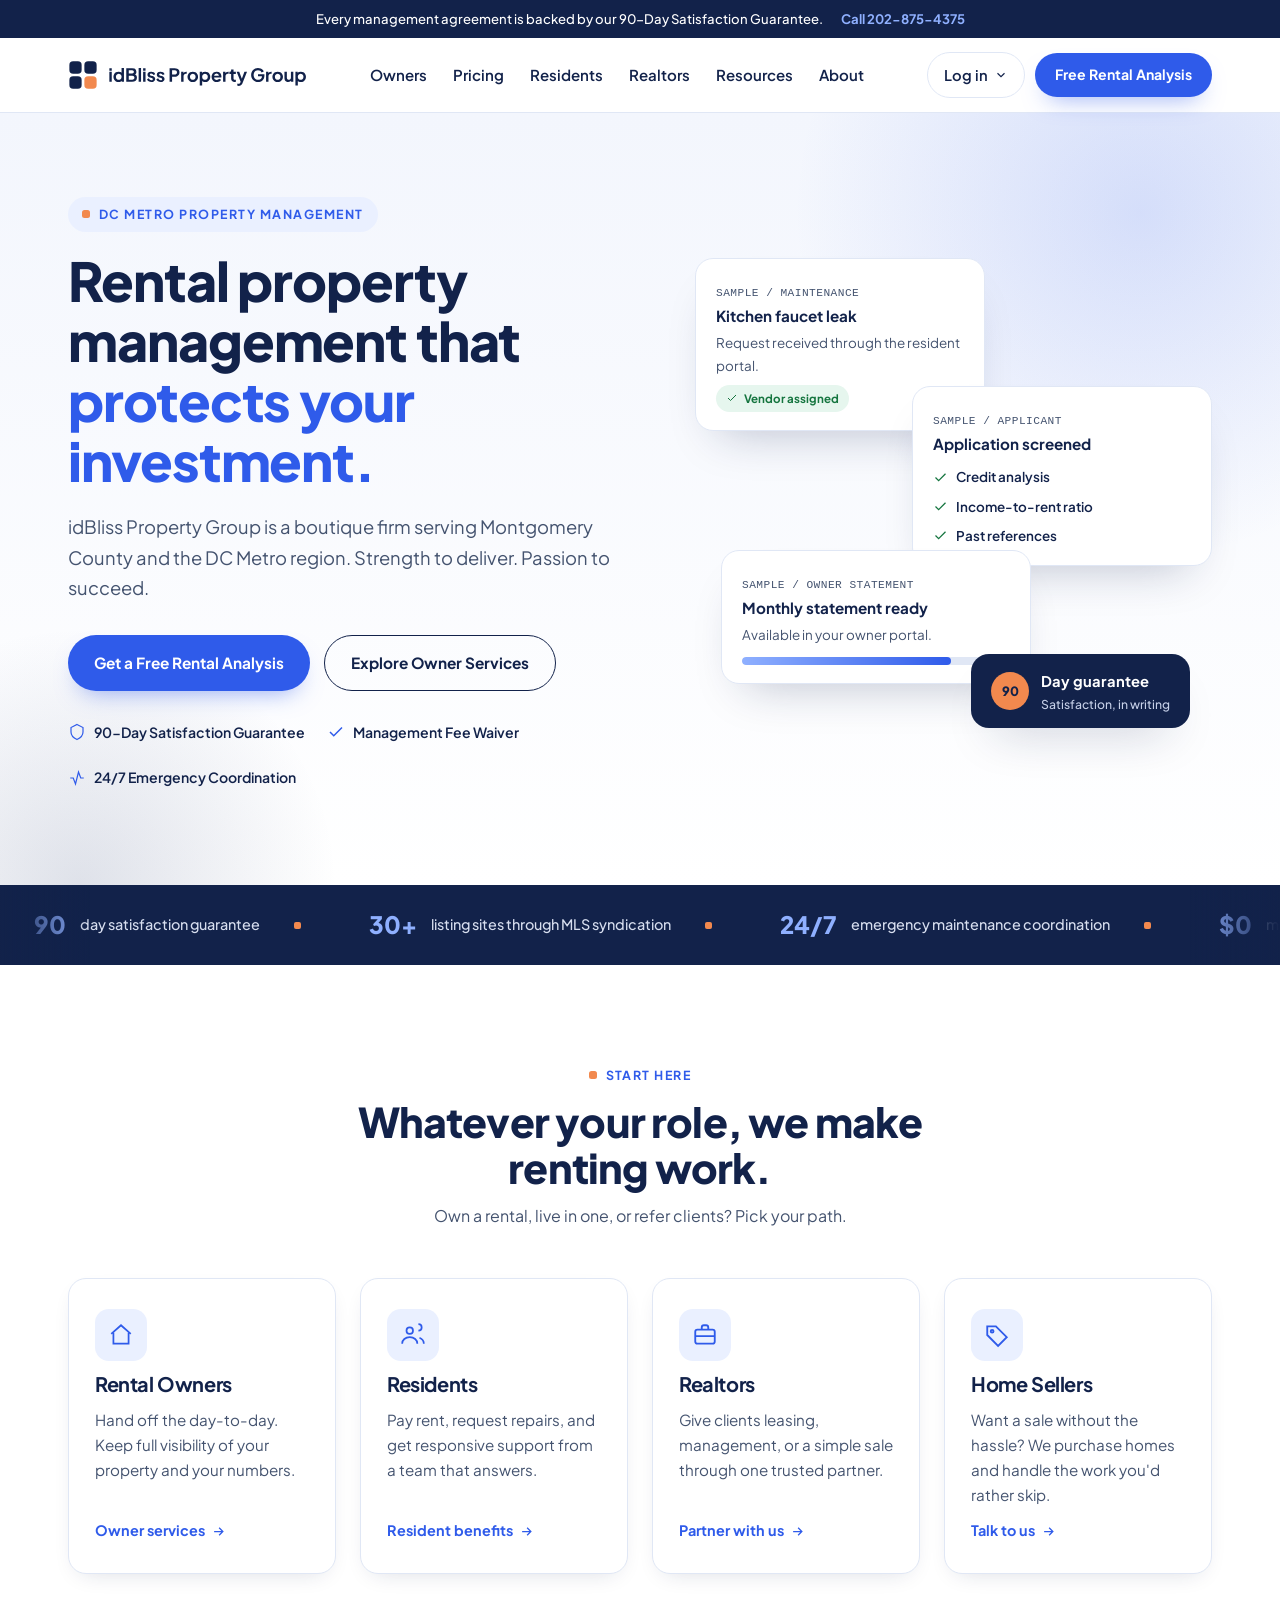
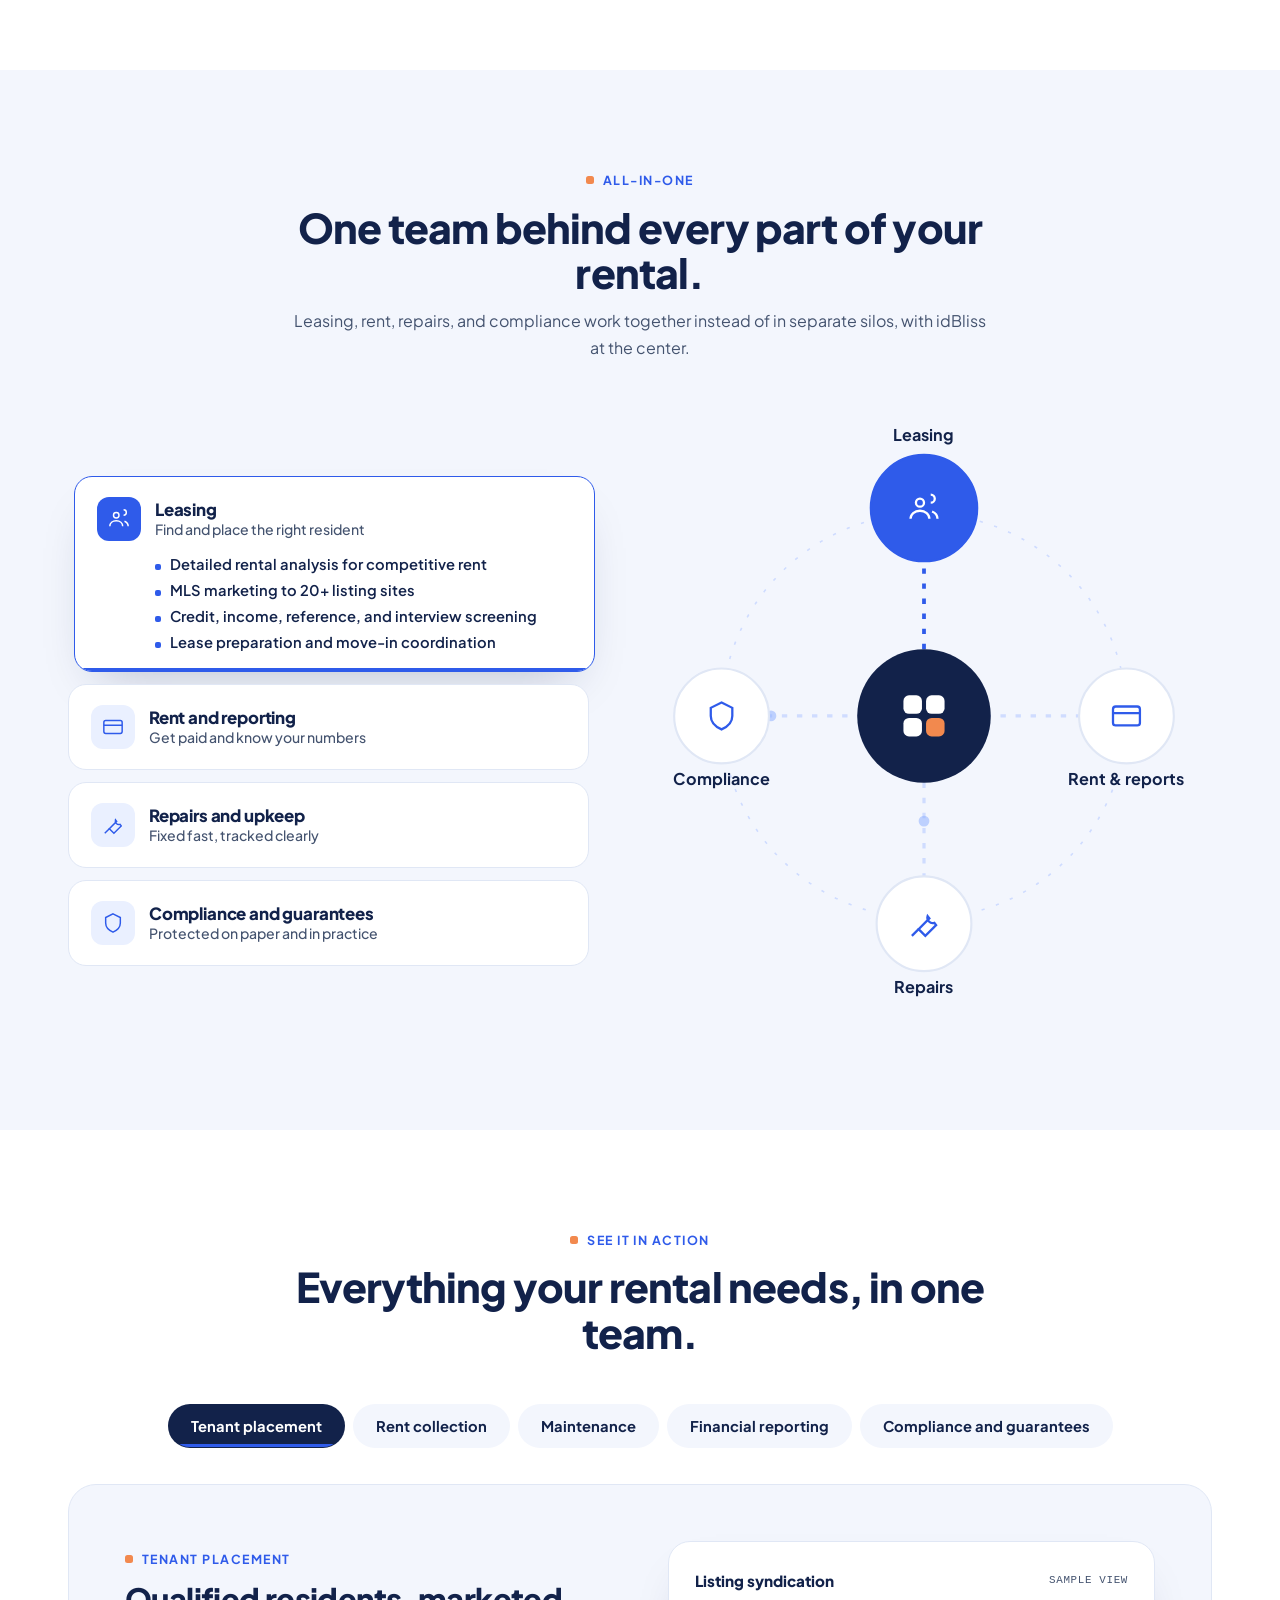
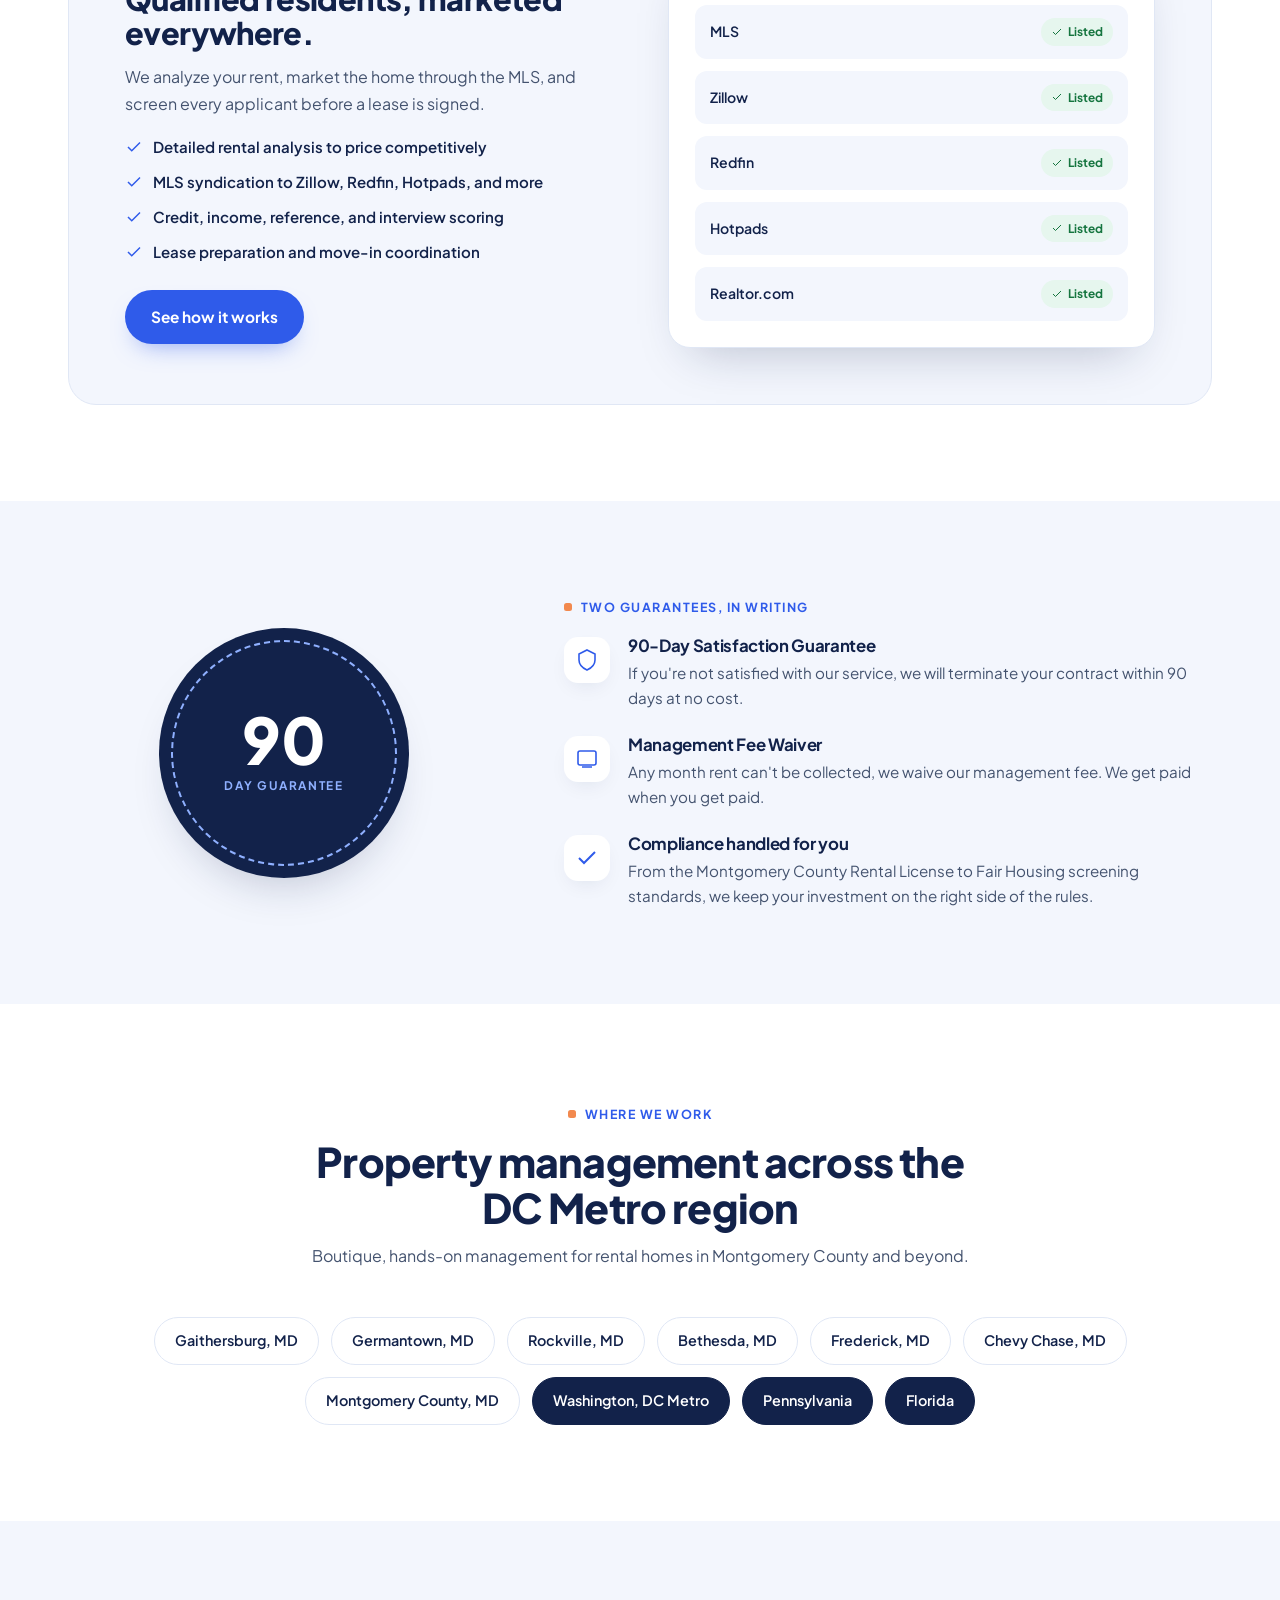
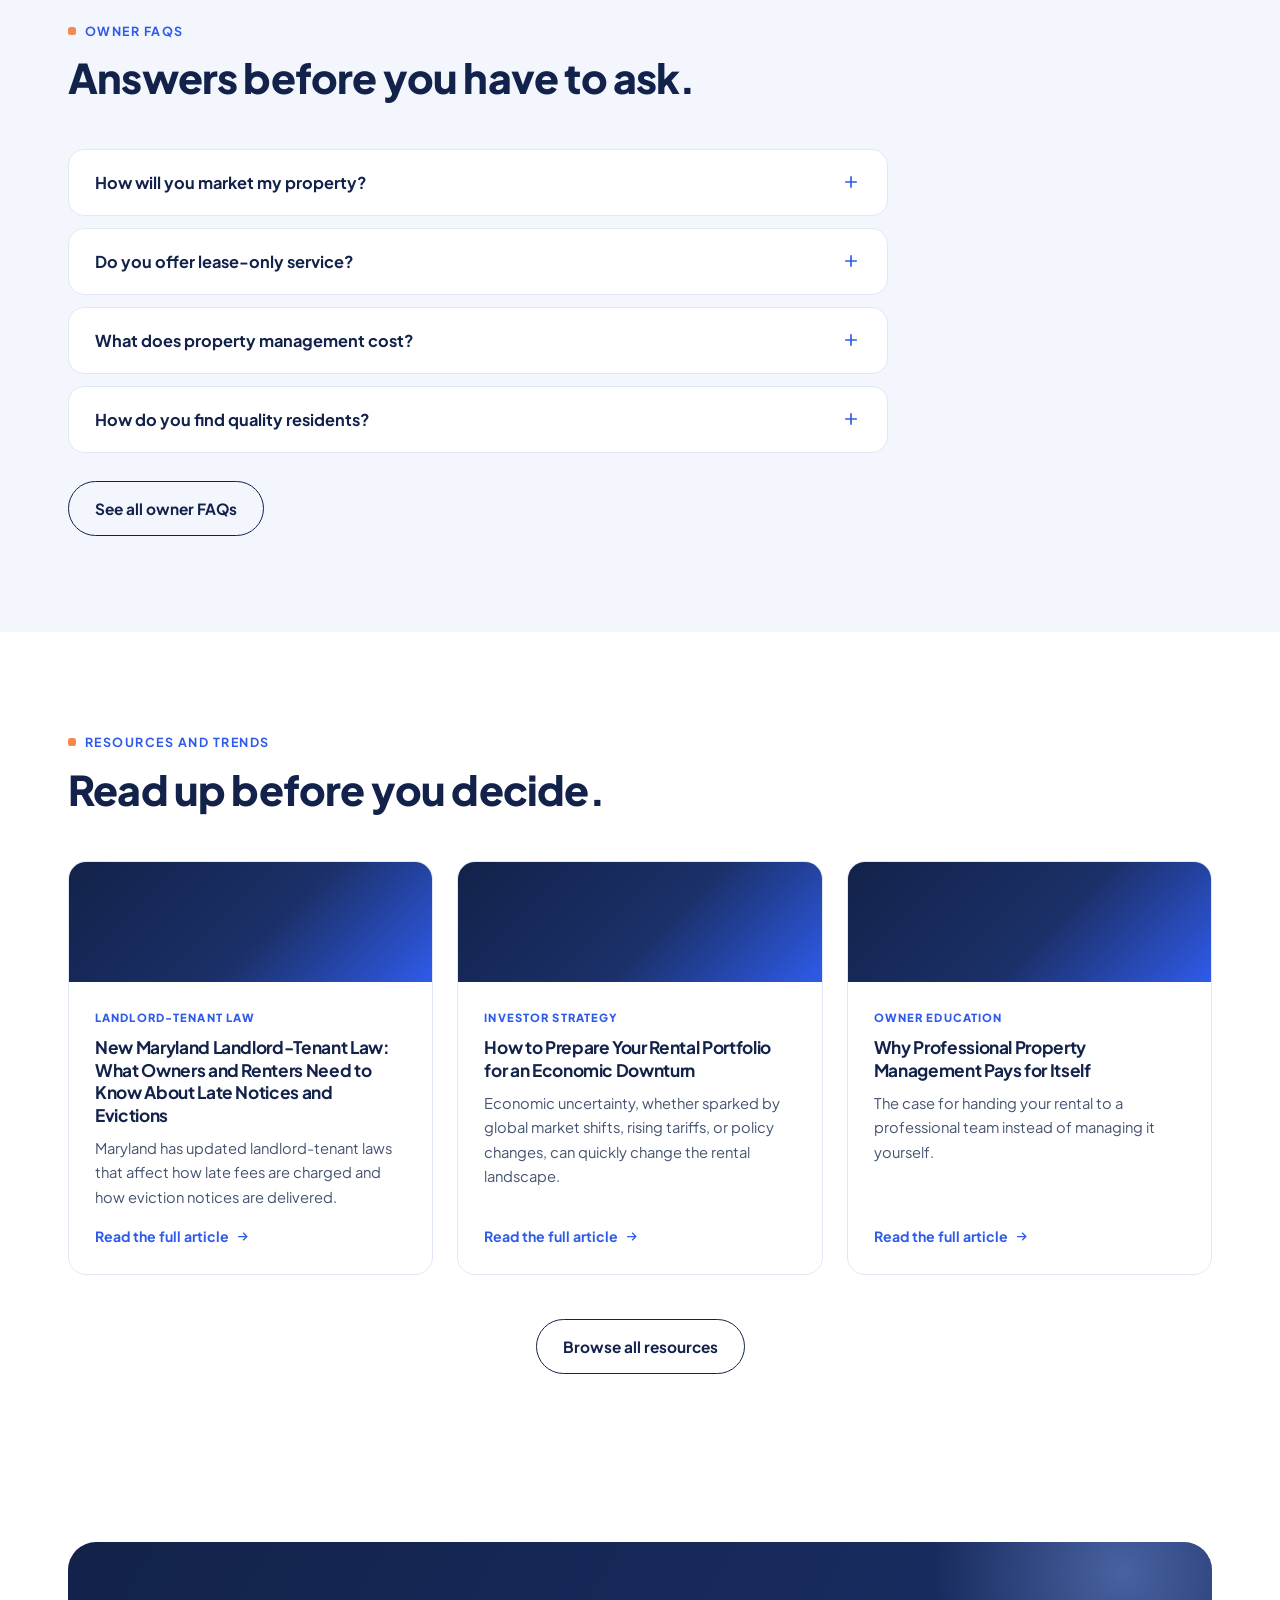
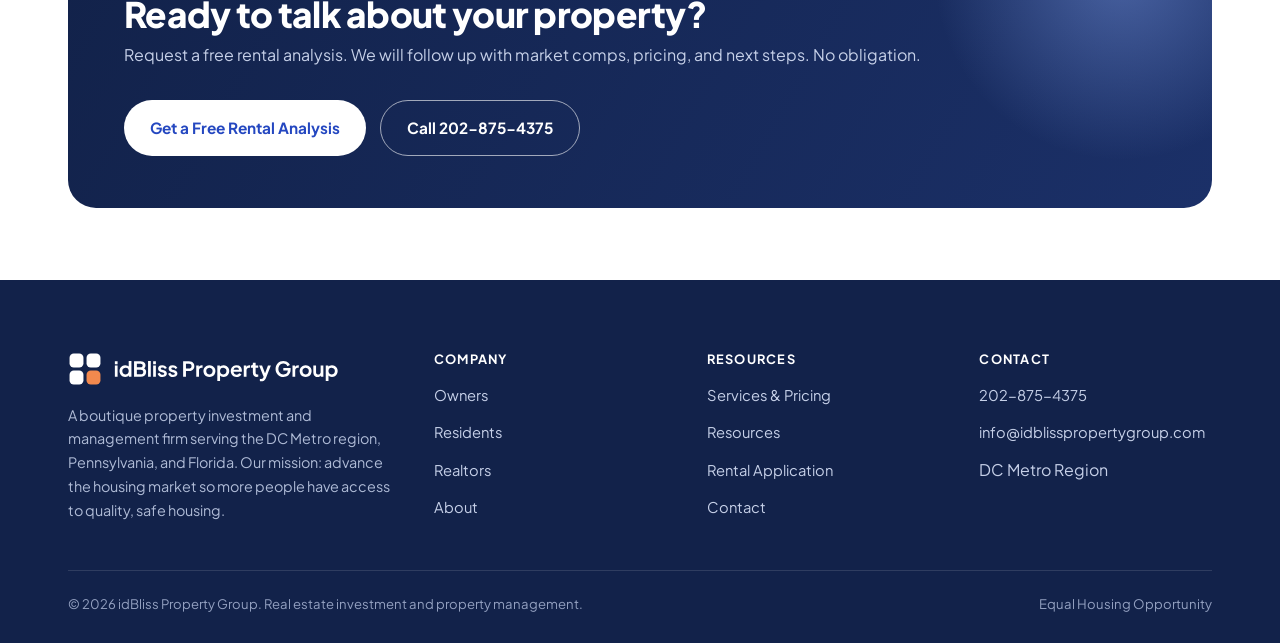
<file: index.html>
<!DOCTYPE html><html lang="en"><head><meta charset="UTF-8"><meta name="viewport" content="width=device-width, initial-scale=1">
<title>DC Metro Property Management Company | idBliss Property Group</title><meta name="description" content="idBliss Property Group manages rental homes in Rockville, Bethesda, Gaithersburg, Frederick and across the DC Metro area. 90-Day Satisfaction Guarantee. Free rental analysis."><link rel="canonical" href="https://www.idblisspropertygroup.com/">
<meta property="og:title" content="DC Metro Property Management Company | idBliss Property Group"><meta property="og:description" content="idBliss Property Group manages rental homes in Rockville, Bethesda, Gaithersburg, Frederick and across the DC Metro area. 90-Day Satisfaction Guarantee. Free rental analysis."><meta property="og:type" content="website"><meta property="og:url" content="https://www.idblisspropertygroup.com/"><meta name="twitter:card" content="summary_large_image"><meta property="og:image" content="https://www.idblisspropertygroup.com/og-image.png"><meta name="theme-color" content="#12224A">
<link rel="icon" href="favicon.svg" type="image/svg+xml"><link rel="icon" href="favicon-32.png" sizes="32x32" type="image/png"><link rel="apple-touch-icon" href="favicon-180.png">
<link rel="preconnect" href="https://fonts.googleapis.com"><link rel="preconnect" href="https://fonts.gstatic.com" crossorigin>
<link href="https://fonts.googleapis.com/css2?family=Plus+Jakarta+Sans:wght@400;500;600;700;800&display=swap" rel="stylesheet">
<script type="application/ld+json">{"@context": "https://schema.org", "@type": "RealEstateAgent", "name": "idBliss Property Group", "description": "Boutique property investment and management firm serving the DC Metro region, Pennsylvania, and Florida.", "telephone": "+12028754375", "email": "info@idblisspropertygroup.com", "url": "https://www.idblisspropertygroup.com", "areaServed": ["Gaithersburg, MD", "Germantown, MD", "Rockville, MD", "Bethesda, MD", "Frederick, MD", "Chevy Chase, MD", "Montgomery County, MD", "Washington, DC Metro Region"]}</script><link rel="stylesheet" href="styles.css"></head><body><div class="topbar"><div class="wrap"><span>Every management agreement is backed by our 90-Day Satisfaction Guarantee.</span><a href="tel:+12028754375">Call 202-875-4375</a></div></div><nav class="mainnav" aria-label="Primary"><div class="wrap">
<a class="brand" href="index.html" data-route="home" aria-label="idBliss Property Group, home"><span class="lg-full"><svg class="logo" focusable="false" viewBox="0 0 350.06 44.00" aria-hidden="true"><rect x="2.00" y="2.00" width="18.00" height="18.00" rx="5.50" fill="#12224A"/><rect x="24.00" y="2.00" width="18.00" height="18.00" rx="5.50" fill="#12224A"/><rect x="2.00" y="24.00" width="18.00" height="18.00" rx="5.50" fill="#12224A"/><rect x="24.00" y="24.00" width="18.00" height="18.00" rx="5.50" fill="#F2894E"/><path d="M60.65 32.06V17.37H64.18V32.06ZM60.65 15.72V11.94H64.18V15.72ZM74.07 32.38Q71.93 32.38 70.26 31.37Q68.58 30.36 67.61 28.60Q66.64 26.85 66.64 24.71Q66.64 22.55 67.61 20.83Q68.58 19.10 70.27 18.07Q71.96 17.05 74.04 17.05Q75.71 17.05 77.02 17.71Q78.33 18.37 79.09 19.56L78.55 20.29V11.62H82.08V32.06H78.74V29.22L79.11 29.92Q78.36 31.11 77.01 31.75Q75.66 32.38 74.07 32.38ZM74.44 29.14Q75.66 29.14 76.58 28.57Q77.49 28.01 78.02 27.01Q78.55 26.01 78.55 24.71Q78.55 23.44 78.02 22.43Q77.49 21.42 76.58 20.85Q75.66 20.29 74.44 20.29Q73.26 20.29 72.31 20.87Q71.37 21.45 70.84 22.43Q70.31 23.42 70.31 24.71Q70.31 26.01 70.84 27.01Q71.37 28.01 72.31 28.57Q73.26 29.14 74.44 29.14ZM85.46 32.06V11.94H93.94Q95.94 11.94 97.35 12.63Q98.77 13.32 99.54 14.57Q100.31 15.83 100.31 17.61Q100.31 18.99 99.57 20.19Q98.82 21.39 97.20 22.18V20.47Q98.69 21.04 99.55 21.88Q100.42 22.72 100.77 23.74Q101.12 24.77 101.12 25.90Q101.12 28.79 99.22 30.42Q97.31 32.06 93.94 32.06ZM89.13 28.82H94.32Q95.75 28.82 96.60 28.02Q97.45 27.22 97.45 25.90Q97.45 24.58 96.60 23.77Q95.75 22.96 94.32 22.96H89.13ZM89.13 19.75H94.13Q95.26 19.75 95.94 19.08Q96.61 18.42 96.61 17.37Q96.61 16.32 95.94 15.70Q95.26 15.07 94.13 15.07H89.13ZM103.60 32.06V11.62H107.14V32.06ZM110.19 32.06V17.37H113.73V32.06ZM110.19 15.72V11.94H113.73V15.72ZM122.37 32.38Q120.02 32.38 118.28 31.26Q116.54 30.14 115.89 28.22L118.53 26.95Q119.10 28.20 120.11 28.90Q121.13 29.60 122.37 29.60Q123.34 29.60 123.91 29.17Q124.47 28.74 124.47 28.03Q124.47 27.60 124.25 27.32Q124.02 27.04 123.62 26.83Q123.23 26.63 122.77 26.50L120.37 25.82Q118.51 25.28 117.55 24.17Q116.59 23.07 116.59 21.55Q116.59 20.20 117.28 19.19Q117.97 18.18 119.20 17.61Q120.42 17.05 122.02 17.05Q124.10 17.05 125.69 18.04Q127.28 19.04 127.96 20.85L125.26 22.12Q124.88 21.12 123.99 20.53Q123.10 19.93 121.99 19.93Q121.10 19.93 120.59 20.34Q120.07 20.74 120.07 21.39Q120.07 21.80 120.29 22.09Q120.51 22.39 120.90 22.58Q121.29 22.77 121.80 22.93L124.15 23.63Q125.96 24.17 126.95 25.25Q127.93 26.33 127.93 27.90Q127.93 29.22 127.23 30.23Q126.53 31.25 125.28 31.81Q124.04 32.38 122.37 32.38ZM136.03 32.38Q133.68 32.38 131.94 31.26Q130.20 30.14 129.55 28.22L132.20 26.95Q132.76 28.20 133.78 28.90Q134.79 29.60 136.03 29.60Q137.00 29.60 137.57 29.17Q138.14 28.74 138.14 28.03Q138.14 27.60 137.91 27.32Q137.68 27.04 137.29 26.83Q136.89 26.63 136.44 26.50L134.03 25.82Q132.17 25.28 131.21 24.17Q130.25 23.07 130.25 21.55Q130.25 20.20 130.94 19.19Q131.63 18.18 132.86 17.61Q134.09 17.05 135.68 17.05Q137.76 17.05 139.35 18.04Q140.94 19.04 141.62 20.85L138.92 22.12Q138.54 21.12 137.65 20.53Q136.76 19.93 135.65 19.93Q134.76 19.93 134.25 20.34Q133.74 20.74 133.74 21.39Q133.74 21.80 133.95 22.09Q134.17 22.39 134.56 22.58Q134.95 22.77 135.46 22.93L137.81 23.63Q139.62 24.17 140.61 25.25Q141.59 26.33 141.59 27.90Q141.59 29.22 140.89 30.23Q140.19 31.25 138.95 31.81Q137.70 32.38 136.03 32.38ZM148.99 32.06V11.94H156.50Q158.55 11.94 160.13 12.68Q161.71 13.43 162.60 14.84Q163.49 16.26 163.49 18.29Q163.49 20.29 162.59 21.70Q161.68 23.12 160.12 23.88Q158.55 24.63 156.50 24.63H152.66V32.06ZM152.66 21.39H156.55Q157.55 21.39 158.28 21.00Q159.01 20.61 159.41 19.91Q159.82 19.21 159.82 18.29Q159.82 17.34 159.41 16.65Q159.01 15.97 158.28 15.57Q157.55 15.18 156.55 15.18H152.66ZM165.97 32.06V17.37H169.29V20.64L169.03 20.15Q169.54 18.50 170.63 17.86Q171.72 17.21 173.26 17.21H174.13V20.34H172.86Q171.35 20.34 170.43 21.27Q169.51 22.20 169.51 23.88V32.06ZM183.04 32.38Q180.88 32.38 179.11 31.38Q177.34 30.38 176.30 28.66Q175.26 26.93 175.26 24.71Q175.26 22.50 176.30 20.77Q177.34 19.04 179.10 18.04Q180.85 17.05 183.04 17.05Q185.20 17.05 186.95 18.04Q188.71 19.04 189.75 20.76Q190.79 22.47 190.79 24.71Q190.79 26.93 189.73 28.66Q188.68 30.38 186.93 31.38Q185.17 32.38 183.04 32.38ZM183.04 29.14Q184.23 29.14 185.13 28.57Q186.03 28.01 186.56 26.99Q187.09 25.98 187.09 24.71Q187.09 23.42 186.56 22.43Q186.03 21.45 185.13 20.87Q184.23 20.29 183.04 20.29Q181.82 20.29 180.91 20.87Q179.99 21.45 179.46 22.43Q178.93 23.42 178.93 24.71Q178.93 25.98 179.46 26.99Q179.99 28.01 180.91 28.57Q181.82 29.14 183.04 29.14ZM193.24 37.46V17.37H196.56V20.29L196.24 19.56Q197.00 18.37 198.29 17.71Q199.59 17.05 201.29 17.05Q203.37 17.05 205.04 18.07Q206.72 19.10 207.70 20.83Q208.69 22.55 208.69 24.71Q208.69 26.85 207.72 28.60Q206.74 30.36 205.07 31.37Q203.40 32.38 201.26 32.38Q199.67 32.38 198.33 31.75Q197.00 31.11 196.21 29.92L196.78 29.22V37.46ZM200.86 29.14Q202.07 29.14 203.02 28.57Q203.96 28.01 204.49 27.01Q205.02 26.01 205.02 24.71Q205.02 23.42 204.49 22.43Q203.96 21.45 203.02 20.87Q202.07 20.29 200.86 20.29Q199.70 20.29 198.77 20.85Q197.83 21.42 197.31 22.43Q196.78 23.44 196.78 24.71Q196.78 26.01 197.31 27.01Q197.83 28.01 198.77 28.57Q199.70 29.14 200.86 29.14ZM218.14 32.38Q215.87 32.38 214.17 31.36Q212.47 30.33 211.52 28.57Q210.58 26.82 210.58 24.69Q210.58 22.47 211.54 20.76Q212.50 19.04 214.16 18.04Q215.82 17.05 217.87 17.05Q219.60 17.05 220.91 17.61Q222.22 18.18 223.13 19.18Q224.05 20.18 224.54 21.46Q225.02 22.74 225.02 24.23Q225.02 24.61 224.98 25.01Q224.94 25.42 224.83 25.71H213.49V23.01H222.84L221.16 24.28Q221.41 23.04 221.04 22.07Q220.68 21.10 219.85 20.53Q219.03 19.96 217.87 19.96Q216.76 19.96 215.90 20.52Q215.03 21.07 214.59 22.13Q214.14 23.20 214.25 24.71Q214.14 26.06 214.61 27.10Q215.09 28.14 216.02 28.71Q216.95 29.28 218.17 29.28Q219.38 29.28 220.23 28.76Q221.08 28.25 221.57 27.39L224.43 28.79Q224.00 29.84 223.08 30.65Q222.16 31.46 220.91 31.92Q219.65 32.38 218.14 32.38ZM227.48 32.06V17.37H230.80V20.64L230.53 20.15Q231.04 18.50 232.14 17.86Q233.23 17.21 234.77 17.21H235.63V20.34H234.37Q232.85 20.34 231.94 21.27Q231.02 22.20 231.02 23.88V32.06ZM244.46 32.22Q241.98 32.22 240.62 30.86Q239.25 29.49 239.25 27.01V20.53H236.71V17.37H236.98Q238.06 17.37 238.66 16.80Q239.25 16.24 239.25 15.16V14.02H242.79V17.37H246.16V20.53H242.79V26.82Q242.79 27.55 243.05 28.06Q243.30 28.57 243.86 28.84Q244.41 29.11 245.27 29.11Q245.46 29.11 245.72 29.09Q245.97 29.06 246.22 29.03V32.06Q245.84 32.11 245.35 32.17Q244.87 32.22 244.46 32.22ZM250.48 38.00Q249.89 38.00 249.32 37.90Q248.76 37.81 248.30 37.57V34.62Q248.65 34.70 249.15 34.78Q249.65 34.87 250.08 34.87Q251.29 34.87 251.85 34.31Q252.40 33.76 252.83 32.84L253.81 30.57L253.75 33.54L247.35 17.37H251.16L255.64 29.30H254.29L258.75 17.37H262.58L256.18 33.54Q255.61 34.95 254.80 35.95Q253.99 36.94 252.93 37.47Q251.86 38.00 250.48 38.00ZM278.73 32.38Q276.57 32.38 274.73 31.60Q272.89 30.82 271.52 29.41Q270.14 28.01 269.37 26.12Q268.60 24.23 268.60 21.99Q268.60 19.75 269.34 17.84Q270.09 15.94 271.45 14.55Q272.81 13.16 274.65 12.39Q276.48 11.62 278.64 11.62Q280.80 11.62 282.52 12.35Q284.23 13.08 285.42 14.28Q286.61 15.48 287.12 16.91L283.86 18.48Q283.29 16.91 281.94 15.94Q280.59 14.97 278.64 14.97Q276.75 14.97 275.31 15.86Q273.87 16.75 273.07 18.31Q272.27 19.88 272.27 21.99Q272.27 24.09 273.10 25.67Q273.92 27.25 275.38 28.14Q276.84 29.03 278.73 29.03Q280.26 29.03 281.56 28.43Q282.86 27.82 283.64 26.70Q284.42 25.58 284.42 24.04V22.50L286.10 23.96H278.64V20.85H288.09V22.88Q288.09 25.20 287.31 26.98Q286.53 28.76 285.19 29.96Q283.86 31.17 282.18 31.77Q280.51 32.38 278.73 32.38ZM290.50 32.06V17.37H293.82V20.64L293.55 20.15Q294.06 18.50 295.16 17.86Q296.25 17.21 297.79 17.21H298.65V20.34H297.38Q295.87 20.34 294.95 21.27Q294.04 22.20 294.04 23.88V32.06ZM307.56 32.38Q305.40 32.38 303.63 31.38Q301.87 30.38 300.83 28.66Q299.79 26.93 299.79 24.71Q299.79 22.50 300.83 20.77Q301.87 19.04 303.62 18.04Q305.38 17.05 307.56 17.05Q309.72 17.05 311.48 18.04Q313.23 19.04 314.27 20.76Q315.31 22.47 315.31 24.71Q315.31 26.93 314.26 28.66Q313.20 30.38 311.45 31.38Q309.69 32.38 307.56 32.38ZM307.56 29.14Q308.75 29.14 309.65 28.57Q310.56 28.01 311.09 26.99Q311.61 25.98 311.61 24.71Q311.61 23.42 311.09 22.43Q310.56 21.45 309.65 20.87Q308.75 20.29 307.56 20.29Q306.35 20.29 305.43 20.87Q304.51 21.45 303.98 22.43Q303.46 23.42 303.46 24.71Q303.46 25.98 303.98 26.99Q304.51 28.01 305.43 28.57Q306.35 29.14 307.56 29.14ZM323.01 32.38Q321.31 32.38 320.05 31.63Q318.79 30.87 318.13 29.52Q317.47 28.17 317.47 26.36V17.37H321.01V26.06Q321.01 26.98 321.37 27.67Q321.74 28.36 322.43 28.75Q323.11 29.14 323.98 29.14Q324.84 29.14 325.52 28.75Q326.19 28.36 326.57 27.66Q326.95 26.95 326.95 25.98V17.37H330.48V32.06H327.14V29.17L327.43 29.68Q326.92 31.03 325.75 31.71Q324.57 32.38 323.01 32.38ZM333.56 37.46V17.37H336.88V20.29L336.56 19.56Q337.32 18.37 338.61 17.71Q339.91 17.05 341.61 17.05Q343.69 17.05 345.36 18.07Q347.04 19.10 348.02 20.83Q349.01 22.55 349.01 24.71Q349.01 26.85 348.03 28.60Q347.06 30.36 345.39 31.37Q343.71 32.38 341.58 32.38Q339.99 32.38 338.65 31.75Q337.32 31.11 336.53 29.92L337.10 29.22V37.46ZM341.18 29.14Q342.39 29.14 343.34 28.57Q344.28 28.01 344.81 27.01Q345.33 26.01 345.33 24.71Q345.33 23.42 344.81 22.43Q344.28 21.45 343.34 20.87Q342.39 20.29 341.18 20.29Q340.02 20.29 339.08 20.85Q338.15 21.42 337.63 22.43Q337.10 23.44 337.10 24.71Q337.10 26.01 337.63 27.01Q338.15 28.01 339.08 28.57Q340.02 29.14 341.18 29.14Z" fill="#12224A"/></svg></span><span class="lg-compact"><svg class="logo" focusable="false" viewBox="0 0 142.67 44.00" aria-hidden="true"><rect x="2.00" y="2.00" width="18.00" height="18.00" rx="5.50" fill="#12224A"/><rect x="24.00" y="2.00" width="18.00" height="18.00" rx="5.50" fill="#12224A"/><rect x="2.00" y="24.00" width="18.00" height="18.00" rx="5.50" fill="#12224A"/><rect x="24.00" y="24.00" width="18.00" height="18.00" rx="5.50" fill="#F2894E"/><path d="M60.65 32.06V17.37H64.18V32.06ZM60.65 15.72V11.94H64.18V15.72ZM74.07 32.38Q71.93 32.38 70.26 31.37Q68.58 30.36 67.61 28.60Q66.64 26.85 66.64 24.71Q66.64 22.55 67.61 20.83Q68.58 19.10 70.27 18.07Q71.96 17.05 74.04 17.05Q75.71 17.05 77.02 17.71Q78.33 18.37 79.09 19.56L78.55 20.29V11.62H82.08V32.06H78.74V29.22L79.11 29.92Q78.36 31.11 77.01 31.75Q75.66 32.38 74.07 32.38ZM74.44 29.14Q75.66 29.14 76.58 28.57Q77.49 28.01 78.02 27.01Q78.55 26.01 78.55 24.71Q78.55 23.44 78.02 22.43Q77.49 21.42 76.58 20.85Q75.66 20.29 74.44 20.29Q73.26 20.29 72.31 20.87Q71.37 21.45 70.84 22.43Q70.31 23.42 70.31 24.71Q70.31 26.01 70.84 27.01Q71.37 28.01 72.31 28.57Q73.26 29.14 74.44 29.14ZM85.46 32.06V11.94H93.94Q95.94 11.94 97.35 12.63Q98.77 13.32 99.54 14.57Q100.31 15.83 100.31 17.61Q100.31 18.99 99.57 20.19Q98.82 21.39 97.20 22.18V20.47Q98.69 21.04 99.55 21.88Q100.42 22.72 100.77 23.74Q101.12 24.77 101.12 25.90Q101.12 28.79 99.22 30.42Q97.31 32.06 93.94 32.06ZM89.13 28.82H94.32Q95.75 28.82 96.60 28.02Q97.45 27.22 97.45 25.90Q97.45 24.58 96.60 23.77Q95.75 22.96 94.32 22.96H89.13ZM89.13 19.75H94.13Q95.26 19.75 95.94 19.08Q96.61 18.42 96.61 17.37Q96.61 16.32 95.94 15.70Q95.26 15.07 94.13 15.07H89.13ZM103.60 32.06V11.62H107.14V32.06ZM110.19 32.06V17.37H113.73V32.06ZM110.19 15.72V11.94H113.73V15.72ZM122.37 32.38Q120.02 32.38 118.28 31.26Q116.54 30.14 115.89 28.22L118.53 26.95Q119.10 28.20 120.11 28.90Q121.13 29.60 122.37 29.60Q123.34 29.60 123.91 29.17Q124.47 28.74 124.47 28.03Q124.47 27.60 124.25 27.32Q124.02 27.04 123.62 26.83Q123.23 26.63 122.77 26.50L120.37 25.82Q118.51 25.28 117.55 24.17Q116.59 23.07 116.59 21.55Q116.59 20.20 117.28 19.19Q117.97 18.18 119.20 17.61Q120.42 17.05 122.02 17.05Q124.10 17.05 125.69 18.04Q127.28 19.04 127.96 20.85L125.26 22.12Q124.88 21.12 123.99 20.53Q123.10 19.93 121.99 19.93Q121.10 19.93 120.59 20.34Q120.07 20.74 120.07 21.39Q120.07 21.80 120.29 22.09Q120.51 22.39 120.90 22.58Q121.29 22.77 121.80 22.93L124.15 23.63Q125.96 24.17 126.95 25.25Q127.93 26.33 127.93 27.90Q127.93 29.22 127.23 30.23Q126.53 31.25 125.28 31.81Q124.04 32.38 122.37 32.38ZM136.03 32.38Q133.68 32.38 131.94 31.26Q130.20 30.14 129.55 28.22L132.20 26.95Q132.76 28.20 133.78 28.90Q134.79 29.60 136.03 29.60Q137.00 29.60 137.57 29.17Q138.14 28.74 138.14 28.03Q138.14 27.60 137.91 27.32Q137.68 27.04 137.29 26.83Q136.89 26.63 136.44 26.50L134.03 25.82Q132.17 25.28 131.21 24.17Q130.25 23.07 130.25 21.55Q130.25 20.20 130.94 19.19Q131.63 18.18 132.86 17.61Q134.09 17.05 135.68 17.05Q137.76 17.05 139.35 18.04Q140.94 19.04 141.62 20.85L138.92 22.12Q138.54 21.12 137.65 20.53Q136.76 19.93 135.65 19.93Q134.76 19.93 134.25 20.34Q133.74 20.74 133.74 21.39Q133.74 21.80 133.95 22.09Q134.17 22.39 134.56 22.58Q134.95 22.77 135.46 22.93L137.81 23.63Q139.62 24.17 140.61 25.25Q141.59 26.33 141.59 27.90Q141.59 29.22 140.89 30.23Q140.19 31.25 138.95 31.81Q137.70 32.38 136.03 32.38Z" fill="#12224A"/></svg></span></a>
<ul class="navlinks"><li><a href="owners.html" data-route="owners">Owners</a></li><li><a href="services-pricing.html" data-route="pricing">Pricing</a></li><li><a href="residents.html" data-route="residents">Residents</a></li><li><a href="realtors.html" data-route="realtors">Realtors</a></li><li><a href="resources.html" data-route="resources">Resources</a></li><li><a href="about-us.html" data-route="about">About</a></li><li class="drawer-only"><a href="https://signin.managebuilding.com/manager/public/authentication/login" target="_blank" rel="noopener">Owner Portal Log in</a></li><li class="drawer-only"><a href="https://idblisspropertygroup.managebuilding.com/Resident/portal/login" target="_blank" rel="noopener">Resident Portal Log in</a></li><li class="drawer-cta"><a class="btn btn-primary" href="contact-us.html">Free Rental Analysis</a></li></ul>
<div class="nav-cta"><details class="login"><summary>Log in <svg viewBox="0 0 24 24" width="14" height="14" fill="none" stroke="currentColor" stroke-width="2"><path d="M6 9l6 6 6-6"/></svg></summary><div class="login-menu"><a href="https://signin.managebuilding.com/manager/public/authentication/login" target="_blank" rel="noopener">Owner Portal</a><a href="https://idblisspropertygroup.managebuilding.com/Resident/portal/login" target="_blank" rel="noopener">Resident Portal</a></div></details><a class="btn btn-primary btn-sm" href="contact-us.html">Free Rental Analysis</a><button class="menu-toggle" aria-label="Toggle menu" aria-expanded="false">&#9776;</button></div>
</div></nav><main>
<header class="hero"><div class="wrap">
 <div class="hero-copy">
  <span class="eyebrow">DC Metro property management</span>
  <h1>Rental property management that <em>protects your investment.</em></h1>
  <p class="lede">idBliss Property Group is a boutique firm serving Montgomery County and the DC Metro region. Strength to deliver. Passion to succeed.</p>
  <div class="hero-actions"><a class="btn btn-primary" href="contact-us.html">Get a Free Rental Analysis</a><a class="btn btn-ghost" href="owners.html">Explore Owner Services</a></div>
  <div class="trust-row">
   <div class="trust-item"><svg viewBox="0 0 24 24" fill="none" stroke="currentColor" stroke-width="1.6"><path d="M12 2l8 4v6c0 5-3.5 8-8 10-4.5-2-8-5-8-10V6z"/></svg>90-Day Satisfaction Guarantee</div>
   <div class="trust-item"><svg viewBox="0 0 24 24" fill="none" stroke="currentColor" stroke-width="2"><path d="M20 6L9 17l-5-5"/></svg>Management Fee Waiver</div>
   <div class="trust-item"><svg viewBox="0 0 24 24" fill="none" stroke="currentColor" stroke-width="1.6"><path d="M3 12h4l3 8 4-16 3 8h4"/></svg>24/7 Emergency Coordination</div>
  </div>
 </div>
 <div class="stack" aria-hidden="true">
  <div class="fcard fc-1"><small>Sample / Maintenance</small><h4>Kitchen faucet leak</h4><p style="font-size:.84rem">Request received through the resident portal.</p><span class="pill ok"><svg viewBox="0 0 24 24" fill="none" stroke="currentColor" stroke-width="2"><path d="M20 6L9 17l-5-5"/></svg>Vendor assigned</span></div>
  <div class="fcard fc-2"><small>Sample / Applicant</small><h4>Application screened</h4><ul class="mini-list"><li><svg viewBox="0 0 24 24" fill="none" stroke="currentColor" stroke-width="2"><path d="M20 6L9 17l-5-5"/></svg>Credit analysis</li><li><svg viewBox="0 0 24 24" fill="none" stroke="currentColor" stroke-width="2"><path d="M20 6L9 17l-5-5"/></svg>Income-to-rent ratio</li><li><svg viewBox="0 0 24 24" fill="none" stroke="currentColor" stroke-width="2"><path d="M20 6L9 17l-5-5"/></svg>Past references</li></ul></div>
  <div class="fcard fc-3"><small>Sample / Owner statement</small><h4>Monthly statement ready</h4><p style="font-size:.84rem">Available in your owner portal.</p><div class="bar"><i style="--w:78%"></i></div></div>
  <div class="fcard fc-4"><div class="dot">90</div><div><strong>Day guarantee</strong><span>Satisfaction, in writing</span></div></div>
 </div>
</div></header>
<div class="ticker" role="region" aria-label="idBliss highlights"><div class="ticker-track"><div class="ticker-set"><div class="tick"><b>90</b><span>day satisfaction guarantee</span></div><div class="tick"><b>30+</b><span>listing sites through MLS syndication</span></div><div class="tick"><b>24/7</b><span>emergency maintenance coordination</span></div><div class="tick"><b>$0</b><span>management fee in months rent isn't collected</span></div><div class="tick"><b>4</b><span>factor resident screening</span></div><div class="tick"><b>3</b><span>regions: DC Metro, PA and FL</span></div><div class="tick"><b>Monthly</b><span>owner statements and annual reports</span></div></div><div class="ticker-set" aria-hidden="true"><div class="tick"><b>90</b><span>day satisfaction guarantee</span></div><div class="tick"><b>30+</b><span>listing sites through MLS syndication</span></div><div class="tick"><b>24/7</b><span>emergency maintenance coordination</span></div><div class="tick"><b>$0</b><span>management fee in months rent isn't collected</span></div><div class="tick"><b>4</b><span>factor resident screening</span></div><div class="tick"><b>3</b><span>regions: DC Metro, PA and FL</span></div><div class="tick"><b>Monthly</b><span>owner statements and annual reports</span></div></div></div></div>

<section class="roles"><div class="wrap">
 <div class="section-head center"><span class="eyebrow">Start here</span><h2>Whatever your role, we make renting work.</h2><p>Own a rental, live in one, or refer clients? Pick your path.</p></div>
 <div class="role-grid">
  <a class="role-card" href="owners.html"><div class="ricon"><svg viewBox="0 0 24 24" fill="none" stroke="currentColor" stroke-width="1.6"><path d="M3 11l9-8 9 8"/><path d="M5 10v10h14V10"/></svg></div><h3>Rental Owners</h3><p>Hand off the day-to-day. Keep full visibility of your property and your numbers.</p><span class="link-out">Owner services <svg viewBox="0 0 24 24" fill="none" stroke="currentColor" stroke-width="2"><path d="M5 12h14M13 6l6 6-6 6"/></svg></span></a>
  <a class="role-card" href="residents.html"><div class="ricon"><svg viewBox="0 0 24 24" fill="none" stroke="currentColor" stroke-width="1.6"><circle cx="9" cy="8" r="3"/><path d="M2 20c0-3.5 3-6 7-6s7 2.5 7 6"/><path d="M17 8a3 3 0 100-6"/><path d="M22 20c0-2.6-1.7-4.6-4-5.5"/></svg></div><h3>Residents</h3><p>Pay rent, request repairs, and get responsive support from a team that answers.</p><span class="link-out">Resident benefits <svg viewBox="0 0 24 24" fill="none" stroke="currentColor" stroke-width="2"><path d="M5 12h14M13 6l6 6-6 6"/></svg></span></a>
  <a class="role-card" href="realtors.html"><div class="ricon"><svg viewBox="0 0 24 24" fill="none" stroke="currentColor" stroke-width="1.7"><rect x="3" y="7" width="18" height="13" rx="2"/><path d="M9 7V5a2 2 0 012-2h2a2 2 0 012 2v2M3 13h18"/></svg></div><h3>Realtors</h3><p>Give clients leasing, management, or a simple sale through one trusted partner.</p><span class="link-out">Partner with us <svg viewBox="0 0 24 24" fill="none" stroke="currentColor" stroke-width="2"><path d="M5 12h14M13 6l6 6-6 6"/></svg></span></a>
  <a class="role-card" href="contact-us.html"><div class="ricon"><svg viewBox="0 0 24 24" fill="none" stroke="currentColor" stroke-width="1.7"><path d="M3 12V4h8l10 10-8 8z"/><circle cx="7.5" cy="8.5" r="1.3"/></svg></div><h3>Home Sellers</h3><p>Want a sale without the hassle? We purchase homes and handle the work you'd rather skip.</p><span class="link-out">Talk to us <svg viewBox="0 0 24 24" fill="none" stroke="currentColor" stroke-width="2"><path d="M5 12h14M13 6l6 6-6 6"/></svg></span></a>
 </div>
</div></section>

<section class="hubsec"><div class="wrap">
 <div class="section-head center"><span class="eyebrow">All-in-one</span><h2>One team behind every part of your rental.</h2><p>Leasing, rent, repairs, and compliance work together instead of in separate silos, with idBliss at the center.</p></div>
 <div class="hub" data-hub><div class="hub-list"><button class="hcard on" data-i="0" aria-expanded="true"><span class="hc-top"><span class="hc-ic"><svg viewBox="0 0 24 24" fill="none" stroke="currentColor" stroke-width="1.6"><circle cx="9" cy="8" r="3"/><path d="M2 20c0-3.5 3-6 7-6s7 2.5 7 6"/><path d="M17 8a3 3 0 100-6"/><path d="M22 20c0-2.6-1.7-4.6-4-5.5"/></svg></span><span><b>Leasing</b><small>Find and place the right resident</small></span></span><ul class="hc-more"><li>Detailed rental analysis for competitive rent</li><li>MLS marketing to 20+ listing sites</li><li>Credit, income, reference, and interview screening</li><li>Lease preparation and move-in coordination</li></ul><i class="hc-bar"></i></button><button class="hcard" data-i="1" aria-expanded="false"><span class="hc-top"><span class="hc-ic"><svg viewBox="0 0 24 24" fill="none" stroke="currentColor" stroke-width="1.6"><rect x="2" y="5" width="20" height="14" rx="2"/><path d="M2 10h20"/></svg></span><span><b>Rent and reporting</b><small>Get paid and know your numbers</small></span></span><ul class="hc-more"><li>Online rent payments through a resident portal</li><li>Automated reminders and late fees</li><li>Monthly statements and annual reports</li><li>Trust account reporting</li></ul><i class="hc-bar"></i></button><button class="hcard" data-i="2" aria-expanded="false"><span class="hc-top"><span class="hc-ic"><svg viewBox="0 0 24 24" fill="none" stroke="currentColor" stroke-width="1.6"><path d="M14.7 6.3a4 4 0 005 5L21 13l-8 8-5-5 8-8z"/><path d="M3 21l5-5"/></svg></span><span><b>Repairs and upkeep</b><small>Fixed fast, tracked clearly</small></span></span><ul class="hc-more"><li>24/7 emergency maintenance coordination</li><li>Electronic requests visible to owners</li><li>Air filter management program</li><li>Annual property inspection reports</li></ul><i class="hc-bar"></i></button><button class="hcard" data-i="3" aria-expanded="false"><span class="hc-top"><span class="hc-ic"><svg viewBox="0 0 24 24" fill="none" stroke="currentColor" stroke-width="1.6"><path d="M12 2l8 4v6c0 5-3.5 8-8 10-4.5-2-8-5-8-10V6z"/></svg></span><span><b>Compliance and guarantees</b><small>Protected on paper and in practice</small></span></span><ul class="hc-more"><li>Montgomery County Rental License expertise</li><li>Fair Housing screening standards</li><li>90-Day Satisfaction Guarantee</li><li>Management fee waived if rent isn't collected</li></ul><i class="hc-bar"></i></button></div><div class="hub-vis"><svg class="hub-svg" viewBox="0 0 520 580" role="img" aria-label="idBliss at the center of leasing, rent and reporting, repairs, and compliance"><circle class="orbit" cx="260" cy="285" r="188"/><path id="hl0" class="hline on" data-i="0" d="M260 92 L260 285"/><path id="hl1" class="hline" data-i="1" d="M448 285 L260 285"/><path id="hl2" class="hline" data-i="2" d="M260 478 L260 285"/><path id="hl3" class="hline" data-i="3" d="M72 285 L260 285"/><circle class="hub-ring r1" cx="260" cy="285" r="62"/><circle class="hub-ring r2" cx="260" cy="285" r="62"/><circle class="pkt on" data-i="0" r="5"><animateMotion dur="2.8s" begin="0.0s" repeatCount="indefinite"><mpath href="#hl0"/></animateMotion></circle><circle class="pkt" data-i="1" r="5"><animateMotion dur="2.8s" begin="0.7s" repeatCount="indefinite"><mpath href="#hl1"/></animateMotion></circle><circle class="pkt" data-i="2" r="5"><animateMotion dur="2.8s" begin="1.4s" repeatCount="indefinite"><mpath href="#hl2"/></animateMotion></circle><circle class="pkt" data-i="3" r="5"><animateMotion dur="2.8s" begin="2.0999999999999996s" repeatCount="indefinite"><mpath href="#hl3"/></animateMotion></circle><circle class="hub-core" cx="260" cy="285" r="62"/><rect x="240.9" y="265.9" width="17.2" height="17.2" rx="5.2" fill="#fff"/><rect x="261.9" y="265.9" width="17.2" height="17.2" rx="5.2" fill="#fff"/><rect x="240.9" y="286.9" width="17.2" height="17.2" rx="5.2" fill="#fff"/><rect x="261.9" y="286.9" width="17.2" height="17.2" rx="5.2" fill="#F2894E"/><g class="hnode on" data-i="0" tabindex="0" role="button" aria-label="Leasing"><circle class="hn-bg" cx="260" cy="92" r="44"/><svg class="hn-ic" x="245" y="77" width="30" height="30" viewBox="0 0 24 24" fill="none" stroke="currentColor" stroke-width="1.7"><circle cx="9" cy="8" r="3"/><path d="M2 20c0-3.5 3-6 7-6s7 2.5 7 6"/><path d="M17 8a3 3 0 100-6"/><path d="M22 20c0-2.6-1.7-4.6-4-5.5"/></svg><text class="hn-label" x="260" y="30" text-anchor="middle">Leasing</text></g><g class="hnode" data-i="1" tabindex="0" role="button" aria-label="Rent and reporting"><circle class="hn-bg" cx="448" cy="285" r="44"/><svg class="hn-ic" x="433" y="270" width="30" height="30" viewBox="0 0 24 24" fill="none" stroke="currentColor" stroke-width="1.7"><rect x="2" y="5" width="20" height="14" rx="2"/><path d="M2 10h20"/></svg><text class="hn-label" x="448" y="349" text-anchor="middle">Rent &amp; reports</text></g><g class="hnode" data-i="2" tabindex="0" role="button" aria-label="Repairs and upkeep"><circle class="hn-bg" cx="260" cy="478" r="44"/><svg class="hn-ic" x="245" y="463" width="30" height="30" viewBox="0 0 24 24" fill="none" stroke="currentColor" stroke-width="1.7"><path d="M14.7 6.3a4 4 0 005 5L21 13l-8 8-5-5 8-8z"/><path d="M3 21l5-5"/></svg><text class="hn-label" x="260" y="542" text-anchor="middle">Repairs</text></g><g class="hnode" data-i="3" tabindex="0" role="button" aria-label="Compliance and guarantees"><circle class="hn-bg" cx="72" cy="285" r="44"/><svg class="hn-ic" x="57" y="270" width="30" height="30" viewBox="0 0 24 24" fill="none" stroke="currentColor" stroke-width="1.7"><path d="M12 2l8 4v6c0 5-3.5 8-8 10-4.5-2-8-5-8-10V6z"/></svg><text class="hn-label" x="72" y="349" text-anchor="middle">Compliance</text></g></svg></div></div>
</div></section>

<section class="showcase"><div class="wrap">
 <div class="section-head center"><span class="eyebrow">See it in action</span><h2>Everything your rental needs, in one team.</h2></div>
 <div class="tabs" role="tablist" aria-label="Owner services"><button class="tab run" id="tab-place" role="tab" aria-selected="true" aria-controls="panel-place" tabindex="0">Tenant placement</button><button class="tab" id="tab-rent" role="tab" aria-selected="false" aria-controls="panel-rent" tabindex="-1">Rent collection</button><button class="tab" id="tab-fix" role="tab" aria-selected="false" aria-controls="panel-fix" tabindex="-1">Maintenance</button><button class="tab" id="tab-money" role="tab" aria-selected="false" aria-controls="panel-money" tabindex="-1">Financial reporting</button><button class="tab" id="tab-safe" role="tab" aria-selected="false" aria-controls="panel-safe" tabindex="-1">Compliance and guarantees</button></div>
 <div class="panel-wrap"><div class="panel on" id="panel-place" role="tabpanel" aria-labelledby="tab-place">
<div><span class="eyebrow">Tenant placement</span><h3>Qualified residents, marketed everywhere.</h3><p>We analyze your rent, market the home through the MLS, and screen every applicant before a lease is signed.</p><ul><li><svg viewBox="0 0 24 24" fill="none" stroke="currentColor" stroke-width="2"><path d="M20 6L9 17l-5-5"/></svg>Detailed rental analysis to price competitively</li><li><svg viewBox="0 0 24 24" fill="none" stroke="currentColor" stroke-width="2"><path d="M20 6L9 17l-5-5"/></svg>MLS syndication to Zillow, Redfin, Hotpads, and more</li><li><svg viewBox="0 0 24 24" fill="none" stroke="currentColor" stroke-width="2"><path d="M20 6L9 17l-5-5"/></svg>Credit, income, reference, and interview scoring</li><li><svg viewBox="0 0 24 24" fill="none" stroke="currentColor" stroke-width="2"><path d="M20 6L9 17l-5-5"/></svg>Lease preparation and move-in coordination</li></ul><a class="btn btn-primary" href="owners.html">See how it works</a></div>
<div class="mock" aria-hidden="true"><div class="mock-head">Listing syndication<small>Sample view</small></div><div class="mrow"><span>MLS</span><span class="ok"><svg viewBox="0 0 24 24" fill="none" stroke="currentColor" stroke-width="2"><path d="M20 6L9 17l-5-5"/></svg>Listed</span></div><div class="mrow"><span>Zillow</span><span class="ok"><svg viewBox="0 0 24 24" fill="none" stroke="currentColor" stroke-width="2"><path d="M20 6L9 17l-5-5"/></svg>Listed</span></div><div class="mrow"><span>Redfin</span><span class="ok"><svg viewBox="0 0 24 24" fill="none" stroke="currentColor" stroke-width="2"><path d="M20 6L9 17l-5-5"/></svg>Listed</span></div><div class="mrow"><span>Hotpads</span><span class="ok"><svg viewBox="0 0 24 24" fill="none" stroke="currentColor" stroke-width="2"><path d="M20 6L9 17l-5-5"/></svg>Listed</span></div><div class="mrow"><span>Realtor.com</span><span class="ok"><svg viewBox="0 0 24 24" fill="none" stroke="currentColor" stroke-width="2"><path d="M20 6L9 17l-5-5"/></svg>Listed</span></div></div></div><div class="panel" id="panel-rent" role="tabpanel" aria-labelledby="tab-rent">
<div><span class="eyebrow">Rent collection</span><h3>Rent collected on time, automatically.</h3><p>Residents pay through an online portal while reminders and late fees run on their own, so you never chase a payment.</p><ul><li><svg viewBox="0 0 24 24" fill="none" stroke="currentColor" stroke-width="2"><path d="M20 6L9 17l-5-5"/></svg>Online tenant portal for secure payments</li><li><svg viewBox="0 0 24 24" fill="none" stroke="currentColor" stroke-width="2"><path d="M20 6L9 17l-5-5"/></svg>Automated reminders for rent, renter's insurance, and upkeep</li><li><svg viewBox="0 0 24 24" fill="none" stroke="currentColor" stroke-width="2"><path d="M20 6L9 17l-5-5"/></svg>Late fees charged automatically</li><li><svg viewBox="0 0 24 24" fill="none" stroke="currentColor" stroke-width="2"><path d="M20 6L9 17l-5-5"/></svg>Management fee waived any month rent isn't collected</li></ul><a class="btn btn-primary" href="owners.html">See how it works</a></div>
<div class="mock" aria-hidden="true"><div class="mock-head">This month's rent<small>Sample view</small></div><div class="mrow"><span>Rent reminder</span><span class="ok"><svg viewBox="0 0 24 24" fill="none" stroke="currentColor" stroke-width="2"><path d="M20 6L9 17l-5-5"/></svg>Sent</span></div><div class="mrow"><span>Payment received</span><span class="ok"><svg viewBox="0 0 24 24" fill="none" stroke="currentColor" stroke-width="2"><path d="M20 6L9 17l-5-5"/></svg>Paid</span></div><div class="mrow"><span>Renter's insurance reminder</span><span class="ok"><svg viewBox="0 0 24 24" fill="none" stroke="currentColor" stroke-width="2"><path d="M20 6L9 17l-5-5"/></svg>Sent</span></div><div class="mrow"><span>Late fee</span><span class="or">Automatic</span></div></div></div><div class="panel" id="panel-fix" role="tabpanel" aria-labelledby="tab-fix">
<div><span class="eyebrow">Maintenance</span><h3>Repairs coordinated day or night.</h3><p>Requests are logged electronically, handled by vetted vendors, and visible to you at every step.</p><ul><li><svg viewBox="0 0 24 24" fill="none" stroke="currentColor" stroke-width="2"><path d="M20 6L9 17l-5-5"/></svg>24/7 emergency maintenance coordination</li><li><svg viewBox="0 0 24 24" fill="none" stroke="currentColor" stroke-width="2"><path d="M20 6L9 17l-5-5"/></svg>Electronic requests tracked in your owner portal</li><li><svg viewBox="0 0 24 24" fill="none" stroke="currentColor" stroke-width="2"><path d="M20 6L9 17l-5-5"/></svg>Air filter management program</li><li><svg viewBox="0 0 24 24" fill="none" stroke="currentColor" stroke-width="2"><path d="M20 6L9 17l-5-5"/></svg>Annual property inspection reports</li></ul><a class="btn btn-primary" href="owners.html">See how it works</a></div>
<div class="mock" aria-hidden="true"><div class="mock-head">Maintenance request<small>Sample view</small></div><div class="mrow"><span>Request submitted</span><span class="ok"><svg viewBox="0 0 24 24" fill="none" stroke="currentColor" stroke-width="2"><path d="M20 6L9 17l-5-5"/></svg>Received</span></div><div class="mrow"><span>Licensed vendor assigned</span><span class="ok"><svg viewBox="0 0 24 24" fill="none" stroke="currentColor" stroke-width="2"><path d="M20 6L9 17l-5-5"/></svg>Assigned</span></div><div class="mrow"><span>Work completed</span><span class="ok"><svg viewBox="0 0 24 24" fill="none" stroke="currentColor" stroke-width="2"><path d="M20 6L9 17l-5-5"/></svg>Done</span></div><div class="mrow"><span>Update added to owner portal</span><span class="ok"><svg viewBox="0 0 24 24" fill="none" stroke="currentColor" stroke-width="2"><path d="M20 6L9 17l-5-5"/></svg>Logged</span></div></div></div><div class="panel" id="panel-money" role="tabpanel" aria-labelledby="tab-money">
<div><span class="eyebrow">Financial reporting</span><h3>Know exactly where you stand.</h3><p>Clear statements and annual reports show how your property is performing, with recommendations to improve it.</p><ul><li><svg viewBox="0 0 24 24" fill="none" stroke="currentColor" stroke-width="2"><path d="M20 6L9 17l-5-5"/></svg>Detailed monthly property statements</li><li><svg viewBox="0 0 24 24" fill="none" stroke="currentColor" stroke-width="2"><path d="M20 6L9 17l-5-5"/></svg>Annual reports and trust account reporting</li><li><svg viewBox="0 0 24 24" fill="none" stroke="currentColor" stroke-width="2"><path d="M20 6L9 17l-5-5"/></svg>Year-over-year comparison with management recommendations</li></ul><a class="btn btn-primary" href="owners.html">See how it works</a></div>
<div class="mock" aria-hidden="true"><div class="mock-head">Owner reports<small>Sample view</small></div><div class="mrow"><span>Monthly statement</span><div class="bar"><i style="--w:82%"></i></div></div><div class="mrow"><span>Annual report</span><div class="bar"><i style="--w:64%"></i></div></div><div class="mrow"><span>Deposit / trust account</span><span class="ok"><svg viewBox="0 0 24 24" fill="none" stroke="currentColor" stroke-width="2"><path d="M20 6L9 17l-5-5"/></svg>Reported</span></div><div class="mrow"><span>Year-over-year comparison</span><div class="bar"><i style="--w:72%"></i></div></div></div></div><div class="panel" id="panel-safe" role="tabpanel" aria-labelledby="tab-safe">
<div><span class="eyebrow">Compliance and guarantees</span><h3>Protected from the paperwork up.</h3><p>From licensing to screening standards to our written guarantees, we keep your investment on the right side of the rules.</p><ul><li><svg viewBox="0 0 24 24" fill="none" stroke="currentColor" stroke-width="2"><path d="M20 6L9 17l-5-5"/></svg>Montgomery County Rental License expertise</li><li><svg viewBox="0 0 24 24" fill="none" stroke="currentColor" stroke-width="2"><path d="M20 6L9 17l-5-5"/></svg>Fair Housing screening for every applicant</li><li><svg viewBox="0 0 24 24" fill="none" stroke="currentColor" stroke-width="2"><path d="M20 6L9 17l-5-5"/></svg>90-Day Satisfaction Guarantee</li><li><svg viewBox="0 0 24 24" fill="none" stroke="currentColor" stroke-width="2"><path d="M20 6L9 17l-5-5"/></svg>Documented move-in and move-out records</li></ul><a class="btn btn-primary" href="owners.html">See how it works</a></div>
<div class="mock" aria-hidden="true"><div class="mock-head">Your protections<small>Sample view</small></div><div class="mrow"><span>Rental license compliance</span><span class="ok"><svg viewBox="0 0 24 24" fill="none" stroke="currentColor" stroke-width="2"><path d="M20 6L9 17l-5-5"/></svg>Handled</span></div><div class="mrow"><span>Fair Housing screening</span><span class="ok"><svg viewBox="0 0 24 24" fill="none" stroke="currentColor" stroke-width="2"><path d="M20 6L9 17l-5-5"/></svg>Followed</span></div><div class="mrow"><span>Move-in record</span><span class="ok"><svg viewBox="0 0 24 24" fill="none" stroke="currentColor" stroke-width="2"><path d="M20 6L9 17l-5-5"/></svg>Documented</span></div><div class="mrow"><span>90-Day guarantee</span><span class="ok"><svg viewBox="0 0 24 24" fill="none" stroke="currentColor" stroke-width="2"><path d="M20 6L9 17l-5-5"/></svg>Active</span></div></div></div></div>
</div></section>

<section class="guarantee"><div class="wrap">
 <div class="big-seal"><div class="big-seal-inner"><span class="num">90</span><span class="lbl">Day Guarantee</span></div></div>
 <div class="guarantee-list">
  <span class="eyebrow">Two guarantees, in writing</span>
  <div class="g-item"><svg class="g-ic" viewBox="0 0 24 24" fill="none" stroke="currentColor" stroke-width="1.6"><path d="M12 2l8 4v6c0 5-3.5 8-8 10-4.5-2-8-5-8-10V6z"/></svg><div><h3>90-Day Satisfaction Guarantee</h3><p>If you're not satisfied with our service, we will terminate your contract within 90 days at no cost.</p></div></div>
  <div class="g-item"><svg class="g-ic" viewBox="0 0 24 24" fill="none" stroke="currentColor" stroke-width="1.6"><rect x="3" y="4" width="18" height="14" rx="2"/><path d="M7 20h10"/></svg><div><h3>Management Fee Waiver</h3><p>Any month rent can't be collected, we waive our management fee. We get paid when you get paid.</p></div></div>
  <div class="g-item"><svg class="g-ic" viewBox="0 0 24 24" fill="none" stroke="currentColor" stroke-width="2"><path d="M20 6L9 17l-5-5"/></svg><div><h3>Compliance handled for you</h3><p>From the Montgomery County Rental License to Fair Housing screening standards, we keep your investment on the right side of the rules.</p></div></div>
 </div>
</div></section>

<section class="areas"><div class="wrap">
 <div class="section-head center"><span class="eyebrow">Where we work</span><h2>Property management across the DC Metro region</h2><p>Boutique, hands-on management for rental homes in Montgomery County and beyond.</p></div>
 <div class="chip-row"><span class="chip">Gaithersburg, MD</span><span class="chip">Germantown, MD</span><span class="chip">Rockville, MD</span><span class="chip">Bethesda, MD</span><span class="chip">Frederick, MD</span><span class="chip">Chevy Chase, MD</span><span class="chip">Montgomery County, MD</span><span class="chip state">Washington, DC Metro</span><span class="chip state">Pennsylvania</span><span class="chip state">Florida</span></div>
</div></section>

<section class="faq"><div class="wrap">
 <div class="section-head"><span class="eyebrow">Owner FAQs</span><h2>Answers before you have to ask.</h2></div>
 <div class="faq-list"><div class="faq-item"><button class="faq-q" aria-expanded="false">How will you market my property? <svg viewBox="0 0 24 24" fill="none" stroke="currentColor" stroke-width="2"><path d="M12 5v14M5 12h14"/></svg></button><div class="faq-a"><p>We list on the MLS, which syndicates to 30+ sites including Zillow, Hotpads, and Realtor.com. We also feature your property on idblisspropertygroup.com and on social media where it makes sense.</p></div></div><div class="faq-item"><button class="faq-q" aria-expanded="false">Do you offer lease-only service? <svg viewBox="0 0 24 24" fill="none" stroke="currentColor" stroke-width="2"><path d="M12 5v14M5 12h14"/></svg></button><div class="faq-a"><p>Yes. Some owners prefer to self-manage once a tenant is in place, so we offer lease-only service. See the Services & Pricing page for what it includes.</p></div></div><div class="faq-item"><button class="faq-q" aria-expanded="false">What does property management cost? <svg viewBox="0 0 24 24" fill="none" stroke="currentColor" stroke-width="2"><path d="M12 5v14M5 12h14"/></svg></button><div class="faq-a"><p>We offer several service plans so you only pay for the level of support you need. The Services & Pricing page breaks down each plan, or request a free rental analysis and we will price your specific property.</p></div></div><div class="faq-item"><button class="faq-q" aria-expanded="false">How do you find quality residents? <svg viewBox="0 0 24 24" fill="none" stroke="currentColor" stroke-width="2"><path d="M12 5v14M5 12h14"/></svg></button><div class="faq-a"><p>We follow Fair Housing laws and rate every applicant on four factors: credit analysis and score, income-to-rent ratio, past references, and interviews.</p></div></div></div>
 <p style="margin-top:28px"><a class="btn btn-ghost" href="owners.html">See all owner FAQs</a></p>
</div></section>

<section class="trends"><div class="wrap">
 <div class="section-head"><span class="eyebrow">Resources and trends</span><h2>Read up before you decide.</h2></div>
 <div class="trend-grid"><article class="trend-card"><div class="trend-media"></div><div class="trend-body"><span class="trend-tag">Landlord-Tenant Law</span><h3>New Maryland Landlord-Tenant Law: What Owners and Renters Need to Know About Late Notices and Evictions</h3><p>Maryland has updated landlord-tenant laws that affect how late fees are charged and how eviction notices are delivered.</p><a class="read" href="https://www.idblisspropertygroup.com/post/new-maryland-landlord-tenant-law-what-owners-and-renters-need-to-know-about-late-notices-and-evicti" target="_blank" rel="noopener">Read the full article <svg viewBox="0 0 24 24" fill="none" stroke="currentColor" stroke-width="2"><path d="M5 12h14M13 6l6 6-6 6"/></svg></a></div></article><article class="trend-card"><div class="trend-media"></div><div class="trend-body"><span class="trend-tag">Investor Strategy</span><h3>How to Prepare Your Rental Portfolio for an Economic Downturn</h3><p>Economic uncertainty, whether sparked by global market shifts, rising tariffs, or policy changes, can quickly change the rental landscape.</p><a class="read" href="https://www.idblisspropertygroup.com/post/how-to-prepare-your-rental-portfolio-for-an-economic-downturn" target="_blank" rel="noopener">Read the full article <svg viewBox="0 0 24 24" fill="none" stroke="currentColor" stroke-width="2"><path d="M5 12h14M13 6l6 6-6 6"/></svg></a></div></article><article class="trend-card"><div class="trend-media"></div><div class="trend-body"><span class="trend-tag">Owner Education</span><h3>Why Professional Property Management Pays for Itself</h3><p>The case for handing your rental to a professional team instead of managing it yourself.</p><a class="read" href="https://www.idblisspropertygroup.com/post/why-professional-property-management-pays-for-itself" target="_blank" rel="noopener">Read the full article <svg viewBox="0 0 24 24" fill="none" stroke="currentColor" stroke-width="2"><path d="M5 12h14M13 6l6 6-6 6"/></svg></a></div></article></div>
 <p class="center-link"><a class="btn btn-ghost" href="resources.html">Browse all resources</a></p>
</div></section>
<section class="cta-band"><div class="wrap"><div class="cta-inner"><div><h2>Ready to talk about your property?</h2><p>Request a free rental analysis. We will follow up with market comps, pricing, and next steps. No obligation.</p></div>
<div class="cta-btns"><a class="btn btn-primary" href="contact-us.html">Get a Free Rental Analysis</a><a class="btn btn-light" href="tel:+12028754375">Call 202-875-4375</a></div></div></div></section>
</main><footer><div class="wrap"><div class="foot-grid">
<div><div class="foot-logo"><svg class="logo" focusable="false" viewBox="0 0 350.06 44.00" aria-hidden="true"><rect x="2.00" y="2.00" width="18.00" height="18.00" rx="5.50" fill="#FFFFFF"/><rect x="24.00" y="2.00" width="18.00" height="18.00" rx="5.50" fill="#FFFFFF"/><rect x="2.00" y="24.00" width="18.00" height="18.00" rx="5.50" fill="#FFFFFF"/><rect x="24.00" y="24.00" width="18.00" height="18.00" rx="5.50" fill="#F2894E"/><path d="M60.65 32.06V17.37H64.18V32.06ZM60.65 15.72V11.94H64.18V15.72ZM74.07 32.38Q71.93 32.38 70.26 31.37Q68.58 30.36 67.61 28.60Q66.64 26.85 66.64 24.71Q66.64 22.55 67.61 20.83Q68.58 19.10 70.27 18.07Q71.96 17.05 74.04 17.05Q75.71 17.05 77.02 17.71Q78.33 18.37 79.09 19.56L78.55 20.29V11.62H82.08V32.06H78.74V29.22L79.11 29.92Q78.36 31.11 77.01 31.75Q75.66 32.38 74.07 32.38ZM74.44 29.14Q75.66 29.14 76.58 28.57Q77.49 28.01 78.02 27.01Q78.55 26.01 78.55 24.71Q78.55 23.44 78.02 22.43Q77.49 21.42 76.58 20.85Q75.66 20.29 74.44 20.29Q73.26 20.29 72.31 20.87Q71.37 21.45 70.84 22.43Q70.31 23.42 70.31 24.71Q70.31 26.01 70.84 27.01Q71.37 28.01 72.31 28.57Q73.26 29.14 74.44 29.14ZM85.46 32.06V11.94H93.94Q95.94 11.94 97.35 12.63Q98.77 13.32 99.54 14.57Q100.31 15.83 100.31 17.61Q100.31 18.99 99.57 20.19Q98.82 21.39 97.20 22.18V20.47Q98.69 21.04 99.55 21.88Q100.42 22.72 100.77 23.74Q101.12 24.77 101.12 25.90Q101.12 28.79 99.22 30.42Q97.31 32.06 93.94 32.06ZM89.13 28.82H94.32Q95.75 28.82 96.60 28.02Q97.45 27.22 97.45 25.90Q97.45 24.58 96.60 23.77Q95.75 22.96 94.32 22.96H89.13ZM89.13 19.75H94.13Q95.26 19.75 95.94 19.08Q96.61 18.42 96.61 17.37Q96.61 16.32 95.94 15.70Q95.26 15.07 94.13 15.07H89.13ZM103.60 32.06V11.62H107.14V32.06ZM110.19 32.06V17.37H113.73V32.06ZM110.19 15.72V11.94H113.73V15.72ZM122.37 32.38Q120.02 32.38 118.28 31.26Q116.54 30.14 115.89 28.22L118.53 26.95Q119.10 28.20 120.11 28.90Q121.13 29.60 122.37 29.60Q123.34 29.60 123.91 29.17Q124.47 28.74 124.47 28.03Q124.47 27.60 124.25 27.32Q124.02 27.04 123.62 26.83Q123.23 26.63 122.77 26.50L120.37 25.82Q118.51 25.28 117.55 24.17Q116.59 23.07 116.59 21.55Q116.59 20.20 117.28 19.19Q117.97 18.18 119.20 17.61Q120.42 17.05 122.02 17.05Q124.10 17.05 125.69 18.04Q127.28 19.04 127.96 20.85L125.26 22.12Q124.88 21.12 123.99 20.53Q123.10 19.93 121.99 19.93Q121.10 19.93 120.59 20.34Q120.07 20.74 120.07 21.39Q120.07 21.80 120.29 22.09Q120.51 22.39 120.90 22.58Q121.29 22.77 121.80 22.93L124.15 23.63Q125.96 24.17 126.95 25.25Q127.93 26.33 127.93 27.90Q127.93 29.22 127.23 30.23Q126.53 31.25 125.28 31.81Q124.04 32.38 122.37 32.38ZM136.03 32.38Q133.68 32.38 131.94 31.26Q130.20 30.14 129.55 28.22L132.20 26.95Q132.76 28.20 133.78 28.90Q134.79 29.60 136.03 29.60Q137.00 29.60 137.57 29.17Q138.14 28.74 138.14 28.03Q138.14 27.60 137.91 27.32Q137.68 27.04 137.29 26.83Q136.89 26.63 136.44 26.50L134.03 25.82Q132.17 25.28 131.21 24.17Q130.25 23.07 130.25 21.55Q130.25 20.20 130.94 19.19Q131.63 18.18 132.86 17.61Q134.09 17.05 135.68 17.05Q137.76 17.05 139.35 18.04Q140.94 19.04 141.62 20.85L138.92 22.12Q138.54 21.12 137.65 20.53Q136.76 19.93 135.65 19.93Q134.76 19.93 134.25 20.34Q133.74 20.74 133.74 21.39Q133.74 21.80 133.95 22.09Q134.17 22.39 134.56 22.58Q134.95 22.77 135.46 22.93L137.81 23.63Q139.62 24.17 140.61 25.25Q141.59 26.33 141.59 27.90Q141.59 29.22 140.89 30.23Q140.19 31.25 138.95 31.81Q137.70 32.38 136.03 32.38ZM148.99 32.06V11.94H156.50Q158.55 11.94 160.13 12.68Q161.71 13.43 162.60 14.84Q163.49 16.26 163.49 18.29Q163.49 20.29 162.59 21.70Q161.68 23.12 160.12 23.88Q158.55 24.63 156.50 24.63H152.66V32.06ZM152.66 21.39H156.55Q157.55 21.39 158.28 21.00Q159.01 20.61 159.41 19.91Q159.82 19.21 159.82 18.29Q159.82 17.34 159.41 16.65Q159.01 15.97 158.28 15.57Q157.55 15.18 156.55 15.18H152.66ZM165.97 32.06V17.37H169.29V20.64L169.03 20.15Q169.54 18.50 170.63 17.86Q171.72 17.21 173.26 17.21H174.13V20.34H172.86Q171.35 20.34 170.43 21.27Q169.51 22.20 169.51 23.88V32.06ZM183.04 32.38Q180.88 32.38 179.11 31.38Q177.34 30.38 176.30 28.66Q175.26 26.93 175.26 24.71Q175.26 22.50 176.30 20.77Q177.34 19.04 179.10 18.04Q180.85 17.05 183.04 17.05Q185.20 17.05 186.95 18.04Q188.71 19.04 189.75 20.76Q190.79 22.47 190.79 24.71Q190.79 26.93 189.73 28.66Q188.68 30.38 186.93 31.38Q185.17 32.38 183.04 32.38ZM183.04 29.14Q184.23 29.14 185.13 28.57Q186.03 28.01 186.56 26.99Q187.09 25.98 187.09 24.71Q187.09 23.42 186.56 22.43Q186.03 21.45 185.13 20.87Q184.23 20.29 183.04 20.29Q181.82 20.29 180.91 20.87Q179.99 21.45 179.46 22.43Q178.93 23.42 178.93 24.71Q178.93 25.98 179.46 26.99Q179.99 28.01 180.91 28.57Q181.82 29.14 183.04 29.14ZM193.24 37.46V17.37H196.56V20.29L196.24 19.56Q197.00 18.37 198.29 17.71Q199.59 17.05 201.29 17.05Q203.37 17.05 205.04 18.07Q206.72 19.10 207.70 20.83Q208.69 22.55 208.69 24.71Q208.69 26.85 207.72 28.60Q206.74 30.36 205.07 31.37Q203.40 32.38 201.26 32.38Q199.67 32.38 198.33 31.75Q197.00 31.11 196.21 29.92L196.78 29.22V37.46ZM200.86 29.14Q202.07 29.14 203.02 28.57Q203.96 28.01 204.49 27.01Q205.02 26.01 205.02 24.71Q205.02 23.42 204.49 22.43Q203.96 21.45 203.02 20.87Q202.07 20.29 200.86 20.29Q199.70 20.29 198.77 20.85Q197.83 21.42 197.31 22.43Q196.78 23.44 196.78 24.71Q196.78 26.01 197.31 27.01Q197.83 28.01 198.77 28.57Q199.70 29.14 200.86 29.14ZM218.14 32.38Q215.87 32.38 214.17 31.36Q212.47 30.33 211.52 28.57Q210.58 26.82 210.58 24.69Q210.58 22.47 211.54 20.76Q212.50 19.04 214.16 18.04Q215.82 17.05 217.87 17.05Q219.60 17.05 220.91 17.61Q222.22 18.18 223.13 19.18Q224.05 20.18 224.54 21.46Q225.02 22.74 225.02 24.23Q225.02 24.61 224.98 25.01Q224.94 25.42 224.83 25.71H213.49V23.01H222.84L221.16 24.28Q221.41 23.04 221.04 22.07Q220.68 21.10 219.85 20.53Q219.03 19.96 217.87 19.96Q216.76 19.96 215.90 20.52Q215.03 21.07 214.59 22.13Q214.14 23.20 214.25 24.71Q214.14 26.06 214.61 27.10Q215.09 28.14 216.02 28.71Q216.95 29.28 218.17 29.28Q219.38 29.28 220.23 28.76Q221.08 28.25 221.57 27.39L224.43 28.79Q224.00 29.84 223.08 30.65Q222.16 31.46 220.91 31.92Q219.65 32.38 218.14 32.38ZM227.48 32.06V17.37H230.80V20.64L230.53 20.15Q231.04 18.50 232.14 17.86Q233.23 17.21 234.77 17.21H235.63V20.34H234.37Q232.85 20.34 231.94 21.27Q231.02 22.20 231.02 23.88V32.06ZM244.46 32.22Q241.98 32.22 240.62 30.86Q239.25 29.49 239.25 27.01V20.53H236.71V17.37H236.98Q238.06 17.37 238.66 16.80Q239.25 16.24 239.25 15.16V14.02H242.79V17.37H246.16V20.53H242.79V26.82Q242.79 27.55 243.05 28.06Q243.30 28.57 243.86 28.84Q244.41 29.11 245.27 29.11Q245.46 29.11 245.72 29.09Q245.97 29.06 246.22 29.03V32.06Q245.84 32.11 245.35 32.17Q244.87 32.22 244.46 32.22ZM250.48 38.00Q249.89 38.00 249.32 37.90Q248.76 37.81 248.30 37.57V34.62Q248.65 34.70 249.15 34.78Q249.65 34.87 250.08 34.87Q251.29 34.87 251.85 34.31Q252.40 33.76 252.83 32.84L253.81 30.57L253.75 33.54L247.35 17.37H251.16L255.64 29.30H254.29L258.75 17.37H262.58L256.18 33.54Q255.61 34.95 254.80 35.95Q253.99 36.94 252.93 37.47Q251.86 38.00 250.48 38.00ZM278.73 32.38Q276.57 32.38 274.73 31.60Q272.89 30.82 271.52 29.41Q270.14 28.01 269.37 26.12Q268.60 24.23 268.60 21.99Q268.60 19.75 269.34 17.84Q270.09 15.94 271.45 14.55Q272.81 13.16 274.65 12.39Q276.48 11.62 278.64 11.62Q280.80 11.62 282.52 12.35Q284.23 13.08 285.42 14.28Q286.61 15.48 287.12 16.91L283.86 18.48Q283.29 16.91 281.94 15.94Q280.59 14.97 278.64 14.97Q276.75 14.97 275.31 15.86Q273.87 16.75 273.07 18.31Q272.27 19.88 272.27 21.99Q272.27 24.09 273.10 25.67Q273.92 27.25 275.38 28.14Q276.84 29.03 278.73 29.03Q280.26 29.03 281.56 28.43Q282.86 27.82 283.64 26.70Q284.42 25.58 284.42 24.04V22.50L286.10 23.96H278.64V20.85H288.09V22.88Q288.09 25.20 287.31 26.98Q286.53 28.76 285.19 29.96Q283.86 31.17 282.18 31.77Q280.51 32.38 278.73 32.38ZM290.50 32.06V17.37H293.82V20.64L293.55 20.15Q294.06 18.50 295.16 17.86Q296.25 17.21 297.79 17.21H298.65V20.34H297.38Q295.87 20.34 294.95 21.27Q294.04 22.20 294.04 23.88V32.06ZM307.56 32.38Q305.40 32.38 303.63 31.38Q301.87 30.38 300.83 28.66Q299.79 26.93 299.79 24.71Q299.79 22.50 300.83 20.77Q301.87 19.04 303.62 18.04Q305.38 17.05 307.56 17.05Q309.72 17.05 311.48 18.04Q313.23 19.04 314.27 20.76Q315.31 22.47 315.31 24.71Q315.31 26.93 314.26 28.66Q313.20 30.38 311.45 31.38Q309.69 32.38 307.56 32.38ZM307.56 29.14Q308.75 29.14 309.65 28.57Q310.56 28.01 311.09 26.99Q311.61 25.98 311.61 24.71Q311.61 23.42 311.09 22.43Q310.56 21.45 309.65 20.87Q308.75 20.29 307.56 20.29Q306.35 20.29 305.43 20.87Q304.51 21.45 303.98 22.43Q303.46 23.42 303.46 24.71Q303.46 25.98 303.98 26.99Q304.51 28.01 305.43 28.57Q306.35 29.14 307.56 29.14ZM323.01 32.38Q321.31 32.38 320.05 31.63Q318.79 30.87 318.13 29.52Q317.47 28.17 317.47 26.36V17.37H321.01V26.06Q321.01 26.98 321.37 27.67Q321.74 28.36 322.43 28.75Q323.11 29.14 323.98 29.14Q324.84 29.14 325.52 28.75Q326.19 28.36 326.57 27.66Q326.95 26.95 326.95 25.98V17.37H330.48V32.06H327.14V29.17L327.43 29.68Q326.92 31.03 325.75 31.71Q324.57 32.38 323.01 32.38ZM333.56 37.46V17.37H336.88V20.29L336.56 19.56Q337.32 18.37 338.61 17.71Q339.91 17.05 341.61 17.05Q343.69 17.05 345.36 18.07Q347.04 19.10 348.02 20.83Q349.01 22.55 349.01 24.71Q349.01 26.85 348.03 28.60Q347.06 30.36 345.39 31.37Q343.71 32.38 341.58 32.38Q339.99 32.38 338.65 31.75Q337.32 31.11 336.53 29.92L337.10 29.22V37.46ZM341.18 29.14Q342.39 29.14 343.34 28.57Q344.28 28.01 344.81 27.01Q345.33 26.01 345.33 24.71Q345.33 23.42 344.81 22.43Q344.28 21.45 343.34 20.87Q342.39 20.29 341.18 20.29Q340.02 20.29 339.08 20.85Q338.15 21.42 337.63 22.43Q337.10 23.44 337.10 24.71Q337.10 26.01 337.63 27.01Q338.15 28.01 339.08 28.57Q340.02 29.14 341.18 29.14Z" fill="#FFFFFF"/></svg></div><p>A boutique property investment and management firm serving the DC Metro region, Pennsylvania, and Florida. Our mission: advance the housing market so more people have access to quality, safe housing.</p></div>
<div><h2 class="foot-h">Company</h2><ul><li><a href="owners.html">Owners</a></li><li><a href="residents.html">Residents</a></li><li><a href="realtors.html">Realtors</a></li><li><a href="about-us.html">About</a></li></ul></div>
<div><h2 class="foot-h">Resources</h2><ul><li><a href="services-pricing.html">Services &amp; Pricing</a></li><li><a href="resources.html">Resources</a></li><li><a href="https://idblisspropertygroup.managebuilding.com/Resident/rental-application/new" target="_blank" rel="noopener">Rental Application</a></li><li><a href="contact-us.html">Contact</a></li></ul></div>
<div><h2 class="foot-h">Contact</h2><ul><li><a href="tel:+12028754375">202-875-4375</a></li><li><a href="mailto:info@idblisspropertygroup.com">info@idblisspropertygroup.com</a></li><li>DC Metro Region</li></ul></div>
</div><div class="foot-bottom"><span>&copy; 2026 idBliss Property Group. Real estate investment and property management.</span><span>Equal Housing Opportunity</span></div></div></footer><script src="site.js"></script></body></html>
</file>
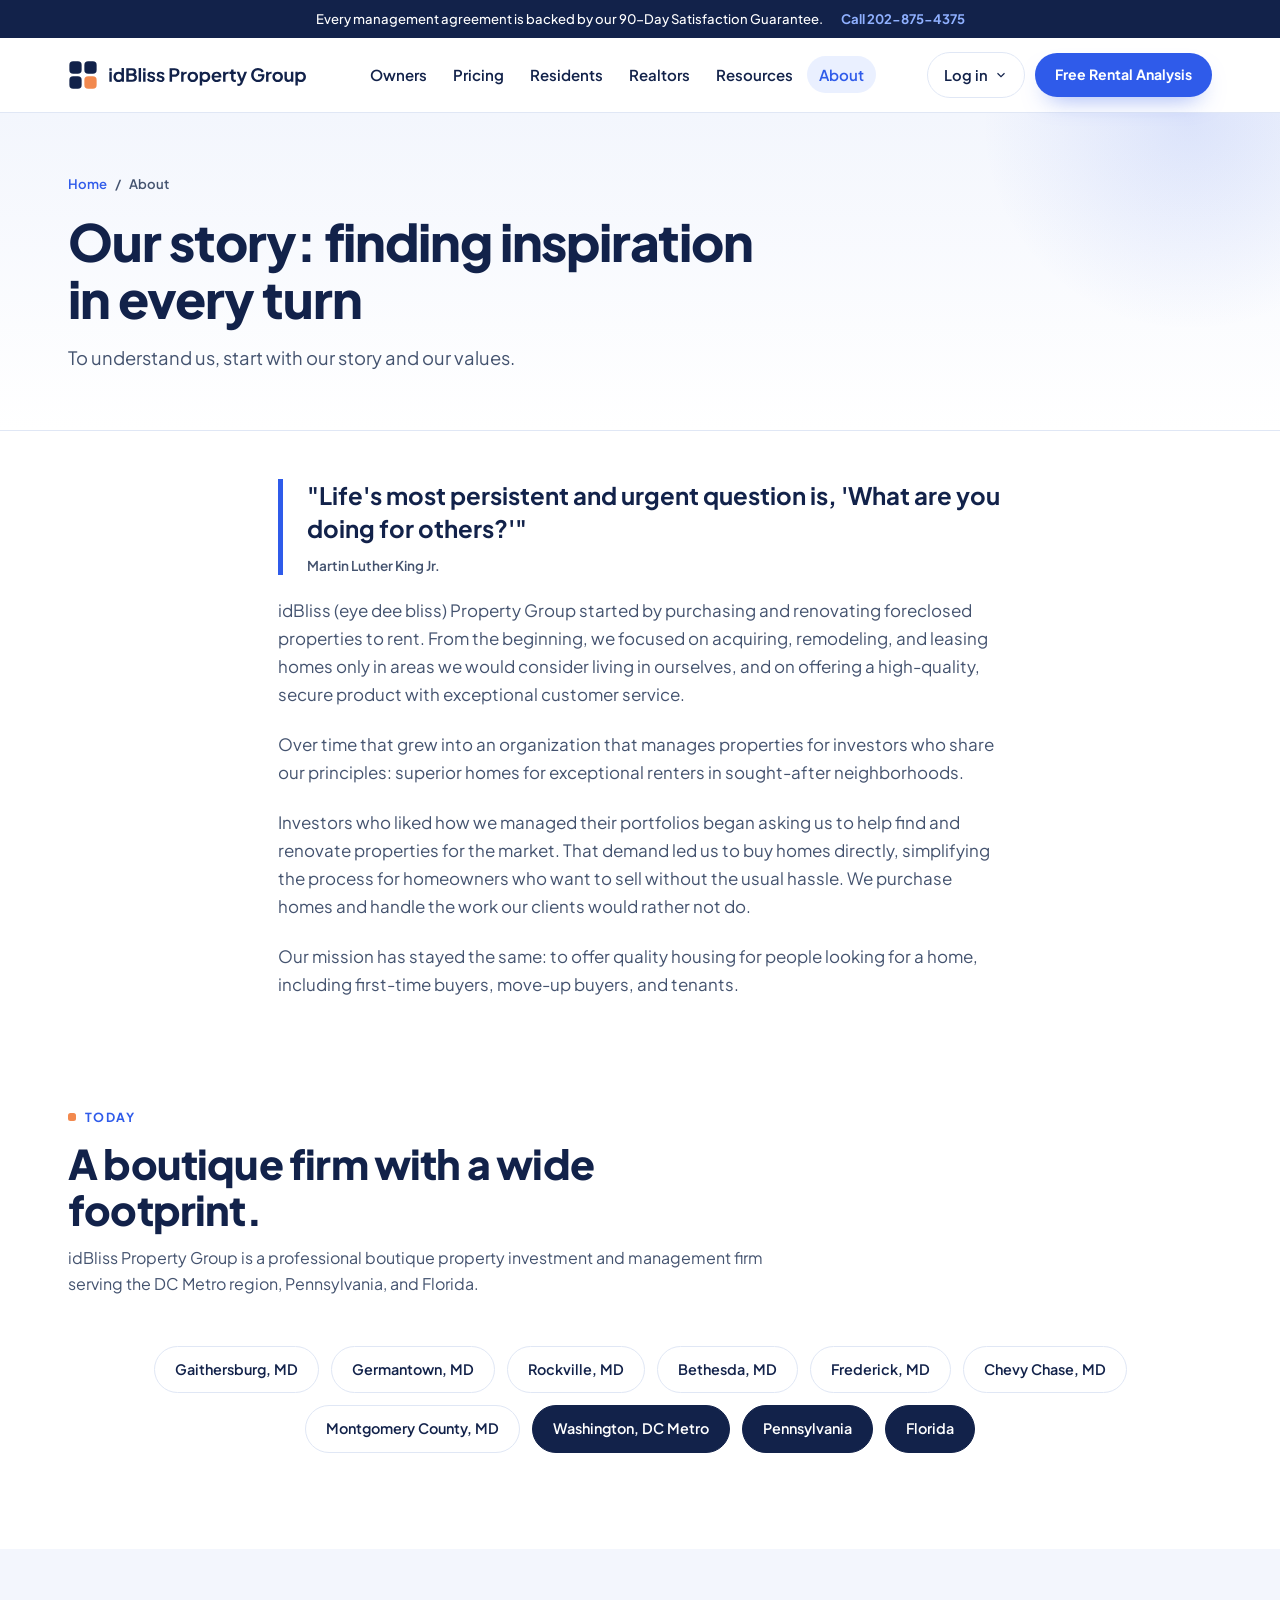
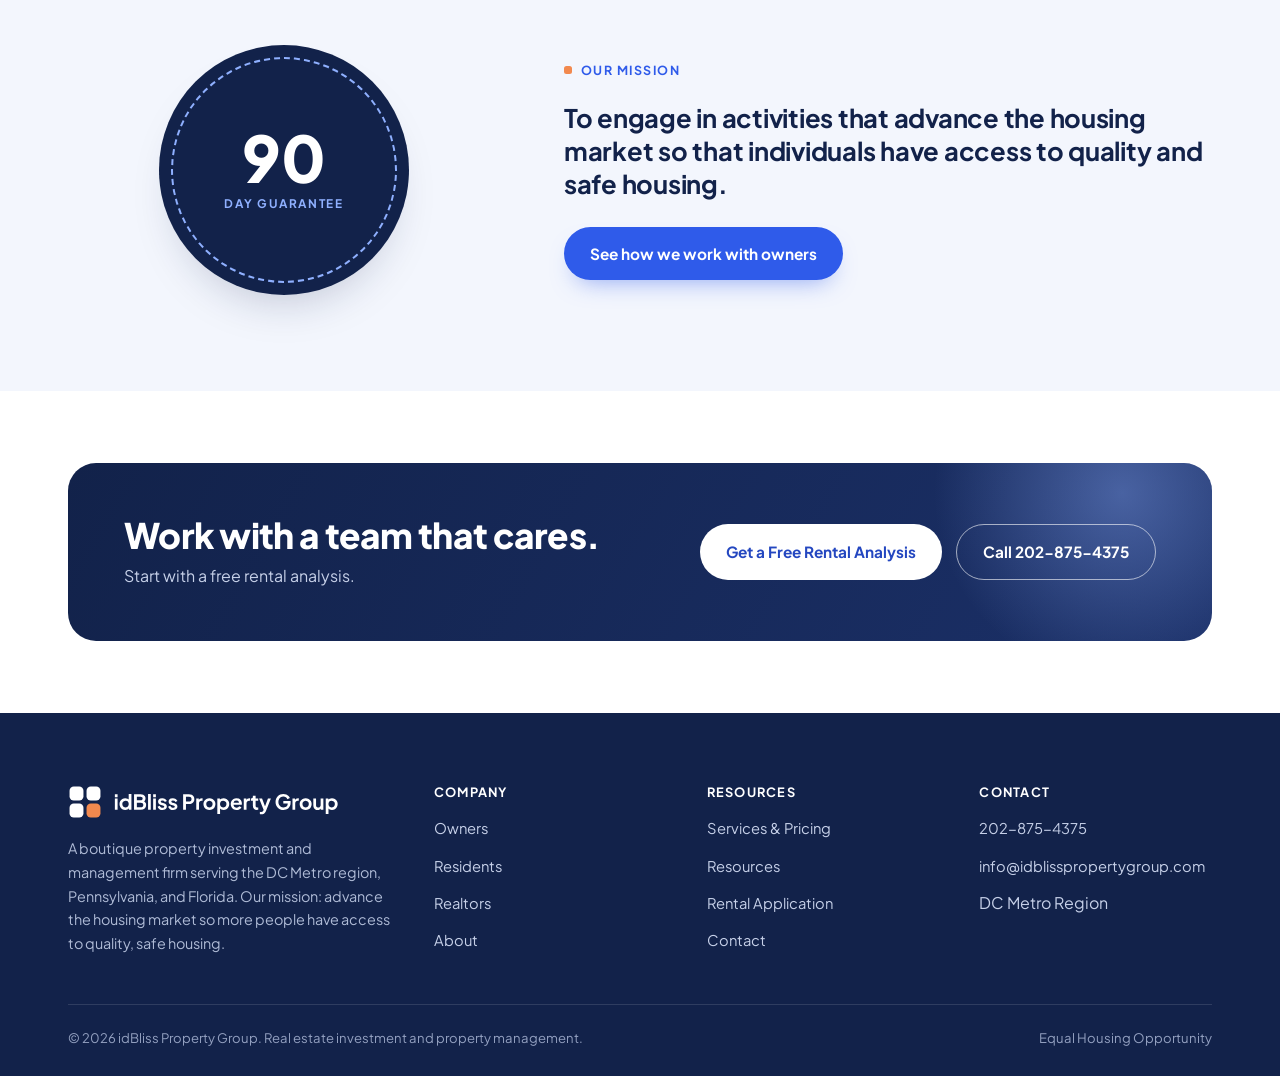
<file: about-us.html>
<!DOCTYPE html><html lang="en"><head><meta charset="UTF-8"><meta name="viewport" content="width=device-width, initial-scale=1">
<title>About idBliss Property Group | DC Metro Property Management & Investment</title><meta name="description" content="Learn how idBliss Property Group grew from renovating foreclosed homes into a boutique property investment and management firm serving the DC Metro region, PA and FL."><link rel="canonical" href="https://www.idblisspropertygroup.com/about-us.html">
<meta property="og:title" content="About idBliss Property Group | DC Metro Property Management & Investment"><meta property="og:description" content="Learn how idBliss Property Group grew from renovating foreclosed homes into a boutique property investment and management firm serving the DC Metro region, PA and FL."><meta property="og:type" content="website"><meta property="og:url" content="https://www.idblisspropertygroup.com/about-us.html"><meta name="twitter:card" content="summary_large_image"><meta property="og:image" content="https://www.idblisspropertygroup.com/og-image.png"><meta name="theme-color" content="#12224A">
<link rel="icon" href="favicon.svg" type="image/svg+xml"><link rel="icon" href="favicon-32.png" sizes="32x32" type="image/png"><link rel="apple-touch-icon" href="favicon-180.png">
<link rel="preconnect" href="https://fonts.googleapis.com"><link rel="preconnect" href="https://fonts.gstatic.com" crossorigin>
<link href="https://fonts.googleapis.com/css2?family=Plus+Jakarta+Sans:wght@400;500;600;700;800&display=swap" rel="stylesheet">
<link rel="stylesheet" href="styles.css"></head><body><div class="topbar"><div class="wrap"><span>Every management agreement is backed by our 90-Day Satisfaction Guarantee.</span><a href="tel:+12028754375">Call 202-875-4375</a></div></div><nav class="mainnav" aria-label="Primary"><div class="wrap">
<a class="brand" href="index.html" data-route="home" aria-label="idBliss Property Group, home"><span class="lg-full"><svg class="logo" focusable="false" viewBox="0 0 350.06 44.00" aria-hidden="true"><rect x="2.00" y="2.00" width="18.00" height="18.00" rx="5.50" fill="#12224A"/><rect x="24.00" y="2.00" width="18.00" height="18.00" rx="5.50" fill="#12224A"/><rect x="2.00" y="24.00" width="18.00" height="18.00" rx="5.50" fill="#12224A"/><rect x="24.00" y="24.00" width="18.00" height="18.00" rx="5.50" fill="#F2894E"/><path d="M60.65 32.06V17.37H64.18V32.06ZM60.65 15.72V11.94H64.18V15.72ZM74.07 32.38Q71.93 32.38 70.26 31.37Q68.58 30.36 67.61 28.60Q66.64 26.85 66.64 24.71Q66.64 22.55 67.61 20.83Q68.58 19.10 70.27 18.07Q71.96 17.05 74.04 17.05Q75.71 17.05 77.02 17.71Q78.33 18.37 79.09 19.56L78.55 20.29V11.62H82.08V32.06H78.74V29.22L79.11 29.92Q78.36 31.11 77.01 31.75Q75.66 32.38 74.07 32.38ZM74.44 29.14Q75.66 29.14 76.58 28.57Q77.49 28.01 78.02 27.01Q78.55 26.01 78.55 24.71Q78.55 23.44 78.02 22.43Q77.49 21.42 76.58 20.85Q75.66 20.29 74.44 20.29Q73.26 20.29 72.31 20.87Q71.37 21.45 70.84 22.43Q70.31 23.42 70.31 24.71Q70.31 26.01 70.84 27.01Q71.37 28.01 72.31 28.57Q73.26 29.14 74.44 29.14ZM85.46 32.06V11.94H93.94Q95.94 11.94 97.35 12.63Q98.77 13.32 99.54 14.57Q100.31 15.83 100.31 17.61Q100.31 18.99 99.57 20.19Q98.82 21.39 97.20 22.18V20.47Q98.69 21.04 99.55 21.88Q100.42 22.72 100.77 23.74Q101.12 24.77 101.12 25.90Q101.12 28.79 99.22 30.42Q97.31 32.06 93.94 32.06ZM89.13 28.82H94.32Q95.75 28.82 96.60 28.02Q97.45 27.22 97.45 25.90Q97.45 24.58 96.60 23.77Q95.75 22.96 94.32 22.96H89.13ZM89.13 19.75H94.13Q95.26 19.75 95.94 19.08Q96.61 18.42 96.61 17.37Q96.61 16.32 95.94 15.70Q95.26 15.07 94.13 15.07H89.13ZM103.60 32.06V11.62H107.14V32.06ZM110.19 32.06V17.37H113.73V32.06ZM110.19 15.72V11.94H113.73V15.72ZM122.37 32.38Q120.02 32.38 118.28 31.26Q116.54 30.14 115.89 28.22L118.53 26.95Q119.10 28.20 120.11 28.90Q121.13 29.60 122.37 29.60Q123.34 29.60 123.91 29.17Q124.47 28.74 124.47 28.03Q124.47 27.60 124.25 27.32Q124.02 27.04 123.62 26.83Q123.23 26.63 122.77 26.50L120.37 25.82Q118.51 25.28 117.55 24.17Q116.59 23.07 116.59 21.55Q116.59 20.20 117.28 19.19Q117.97 18.18 119.20 17.61Q120.42 17.05 122.02 17.05Q124.10 17.05 125.69 18.04Q127.28 19.04 127.96 20.85L125.26 22.12Q124.88 21.12 123.99 20.53Q123.10 19.93 121.99 19.93Q121.10 19.93 120.59 20.34Q120.07 20.74 120.07 21.39Q120.07 21.80 120.29 22.09Q120.51 22.39 120.90 22.58Q121.29 22.77 121.80 22.93L124.15 23.63Q125.96 24.17 126.95 25.25Q127.93 26.33 127.93 27.90Q127.93 29.22 127.23 30.23Q126.53 31.25 125.28 31.81Q124.04 32.38 122.37 32.38ZM136.03 32.38Q133.68 32.38 131.94 31.26Q130.20 30.14 129.55 28.22L132.20 26.95Q132.76 28.20 133.78 28.90Q134.79 29.60 136.03 29.60Q137.00 29.60 137.57 29.17Q138.14 28.74 138.14 28.03Q138.14 27.60 137.91 27.32Q137.68 27.04 137.29 26.83Q136.89 26.63 136.44 26.50L134.03 25.82Q132.17 25.28 131.21 24.17Q130.25 23.07 130.25 21.55Q130.25 20.20 130.94 19.19Q131.63 18.18 132.86 17.61Q134.09 17.05 135.68 17.05Q137.76 17.05 139.35 18.04Q140.94 19.04 141.62 20.85L138.92 22.12Q138.54 21.12 137.65 20.53Q136.76 19.93 135.65 19.93Q134.76 19.93 134.25 20.34Q133.74 20.74 133.74 21.39Q133.74 21.80 133.95 22.09Q134.17 22.39 134.56 22.58Q134.95 22.77 135.46 22.93L137.81 23.63Q139.62 24.17 140.61 25.25Q141.59 26.33 141.59 27.90Q141.59 29.22 140.89 30.23Q140.19 31.25 138.95 31.81Q137.70 32.38 136.03 32.38ZM148.99 32.06V11.94H156.50Q158.55 11.94 160.13 12.68Q161.71 13.43 162.60 14.84Q163.49 16.26 163.49 18.29Q163.49 20.29 162.59 21.70Q161.68 23.12 160.12 23.88Q158.55 24.63 156.50 24.63H152.66V32.06ZM152.66 21.39H156.55Q157.55 21.39 158.28 21.00Q159.01 20.61 159.41 19.91Q159.82 19.21 159.82 18.29Q159.82 17.34 159.41 16.65Q159.01 15.97 158.28 15.57Q157.55 15.18 156.55 15.18H152.66ZM165.97 32.06V17.37H169.29V20.64L169.03 20.15Q169.54 18.50 170.63 17.86Q171.72 17.21 173.26 17.21H174.13V20.34H172.86Q171.35 20.34 170.43 21.27Q169.51 22.20 169.51 23.88V32.06ZM183.04 32.38Q180.88 32.38 179.11 31.38Q177.34 30.38 176.30 28.66Q175.26 26.93 175.26 24.71Q175.26 22.50 176.30 20.77Q177.34 19.04 179.10 18.04Q180.85 17.05 183.04 17.05Q185.20 17.05 186.95 18.04Q188.71 19.04 189.75 20.76Q190.79 22.47 190.79 24.71Q190.79 26.93 189.73 28.66Q188.68 30.38 186.93 31.38Q185.17 32.38 183.04 32.38ZM183.04 29.14Q184.23 29.14 185.13 28.57Q186.03 28.01 186.56 26.99Q187.09 25.98 187.09 24.71Q187.09 23.42 186.56 22.43Q186.03 21.45 185.13 20.87Q184.23 20.29 183.04 20.29Q181.82 20.29 180.91 20.87Q179.99 21.45 179.46 22.43Q178.93 23.42 178.93 24.71Q178.93 25.98 179.46 26.99Q179.99 28.01 180.91 28.57Q181.82 29.14 183.04 29.14ZM193.24 37.46V17.37H196.56V20.29L196.24 19.56Q197.00 18.37 198.29 17.71Q199.59 17.05 201.29 17.05Q203.37 17.05 205.04 18.07Q206.72 19.10 207.70 20.83Q208.69 22.55 208.69 24.71Q208.69 26.85 207.72 28.60Q206.74 30.36 205.07 31.37Q203.40 32.38 201.26 32.38Q199.67 32.38 198.33 31.75Q197.00 31.11 196.21 29.92L196.78 29.22V37.46ZM200.86 29.14Q202.07 29.14 203.02 28.57Q203.96 28.01 204.49 27.01Q205.02 26.01 205.02 24.71Q205.02 23.42 204.49 22.43Q203.96 21.45 203.02 20.87Q202.07 20.29 200.86 20.29Q199.70 20.29 198.77 20.85Q197.83 21.42 197.31 22.43Q196.78 23.44 196.78 24.71Q196.78 26.01 197.31 27.01Q197.83 28.01 198.77 28.57Q199.70 29.14 200.86 29.14ZM218.14 32.38Q215.87 32.38 214.17 31.36Q212.47 30.33 211.52 28.57Q210.58 26.82 210.58 24.69Q210.58 22.47 211.54 20.76Q212.50 19.04 214.16 18.04Q215.82 17.05 217.87 17.05Q219.60 17.05 220.91 17.61Q222.22 18.18 223.13 19.18Q224.05 20.18 224.54 21.46Q225.02 22.74 225.02 24.23Q225.02 24.61 224.98 25.01Q224.94 25.42 224.83 25.71H213.49V23.01H222.84L221.16 24.28Q221.41 23.04 221.04 22.07Q220.68 21.10 219.85 20.53Q219.03 19.96 217.87 19.96Q216.76 19.96 215.90 20.52Q215.03 21.07 214.59 22.13Q214.14 23.20 214.25 24.71Q214.14 26.06 214.61 27.10Q215.09 28.14 216.02 28.71Q216.95 29.28 218.17 29.28Q219.38 29.28 220.23 28.76Q221.08 28.25 221.57 27.39L224.43 28.79Q224.00 29.84 223.08 30.65Q222.16 31.46 220.91 31.92Q219.65 32.38 218.14 32.38ZM227.48 32.06V17.37H230.80V20.64L230.53 20.15Q231.04 18.50 232.14 17.86Q233.23 17.21 234.77 17.21H235.63V20.34H234.37Q232.85 20.34 231.94 21.27Q231.02 22.20 231.02 23.88V32.06ZM244.46 32.22Q241.98 32.22 240.62 30.86Q239.25 29.49 239.25 27.01V20.53H236.71V17.37H236.98Q238.06 17.37 238.66 16.80Q239.25 16.24 239.25 15.16V14.02H242.79V17.37H246.16V20.53H242.79V26.82Q242.79 27.55 243.05 28.06Q243.30 28.57 243.86 28.84Q244.41 29.11 245.27 29.11Q245.46 29.11 245.72 29.09Q245.97 29.06 246.22 29.03V32.06Q245.84 32.11 245.35 32.17Q244.87 32.22 244.46 32.22ZM250.48 38.00Q249.89 38.00 249.32 37.90Q248.76 37.81 248.30 37.57V34.62Q248.65 34.70 249.15 34.78Q249.65 34.87 250.08 34.87Q251.29 34.87 251.85 34.31Q252.40 33.76 252.83 32.84L253.81 30.57L253.75 33.54L247.35 17.37H251.16L255.64 29.30H254.29L258.75 17.37H262.58L256.18 33.54Q255.61 34.95 254.80 35.95Q253.99 36.94 252.93 37.47Q251.86 38.00 250.48 38.00ZM278.73 32.38Q276.57 32.38 274.73 31.60Q272.89 30.82 271.52 29.41Q270.14 28.01 269.37 26.12Q268.60 24.23 268.60 21.99Q268.60 19.75 269.34 17.84Q270.09 15.94 271.45 14.55Q272.81 13.16 274.65 12.39Q276.48 11.62 278.64 11.62Q280.80 11.62 282.52 12.35Q284.23 13.08 285.42 14.28Q286.61 15.48 287.12 16.91L283.86 18.48Q283.29 16.91 281.94 15.94Q280.59 14.97 278.64 14.97Q276.75 14.97 275.31 15.86Q273.87 16.75 273.07 18.31Q272.27 19.88 272.27 21.99Q272.27 24.09 273.10 25.67Q273.92 27.25 275.38 28.14Q276.84 29.03 278.73 29.03Q280.26 29.03 281.56 28.43Q282.86 27.82 283.64 26.70Q284.42 25.58 284.42 24.04V22.50L286.10 23.96H278.64V20.85H288.09V22.88Q288.09 25.20 287.31 26.98Q286.53 28.76 285.19 29.96Q283.86 31.17 282.18 31.77Q280.51 32.38 278.73 32.38ZM290.50 32.06V17.37H293.82V20.64L293.55 20.15Q294.06 18.50 295.16 17.86Q296.25 17.21 297.79 17.21H298.65V20.34H297.38Q295.87 20.34 294.95 21.27Q294.04 22.20 294.04 23.88V32.06ZM307.56 32.38Q305.40 32.38 303.63 31.38Q301.87 30.38 300.83 28.66Q299.79 26.93 299.79 24.71Q299.79 22.50 300.83 20.77Q301.87 19.04 303.62 18.04Q305.38 17.05 307.56 17.05Q309.72 17.05 311.48 18.04Q313.23 19.04 314.27 20.76Q315.31 22.47 315.31 24.71Q315.31 26.93 314.26 28.66Q313.20 30.38 311.45 31.38Q309.69 32.38 307.56 32.38ZM307.56 29.14Q308.75 29.14 309.65 28.57Q310.56 28.01 311.09 26.99Q311.61 25.98 311.61 24.71Q311.61 23.42 311.09 22.43Q310.56 21.45 309.65 20.87Q308.75 20.29 307.56 20.29Q306.35 20.29 305.43 20.87Q304.51 21.45 303.98 22.43Q303.46 23.42 303.46 24.71Q303.46 25.98 303.98 26.99Q304.51 28.01 305.43 28.57Q306.35 29.14 307.56 29.14ZM323.01 32.38Q321.31 32.38 320.05 31.63Q318.79 30.87 318.13 29.52Q317.47 28.17 317.47 26.36V17.37H321.01V26.06Q321.01 26.98 321.37 27.67Q321.74 28.36 322.43 28.75Q323.11 29.14 323.98 29.14Q324.84 29.14 325.52 28.75Q326.19 28.36 326.57 27.66Q326.95 26.95 326.95 25.98V17.37H330.48V32.06H327.14V29.17L327.43 29.68Q326.92 31.03 325.75 31.71Q324.57 32.38 323.01 32.38ZM333.56 37.46V17.37H336.88V20.29L336.56 19.56Q337.32 18.37 338.61 17.71Q339.91 17.05 341.61 17.05Q343.69 17.05 345.36 18.07Q347.04 19.10 348.02 20.83Q349.01 22.55 349.01 24.71Q349.01 26.85 348.03 28.60Q347.06 30.36 345.39 31.37Q343.71 32.38 341.58 32.38Q339.99 32.38 338.65 31.75Q337.32 31.11 336.53 29.92L337.10 29.22V37.46ZM341.18 29.14Q342.39 29.14 343.34 28.57Q344.28 28.01 344.81 27.01Q345.33 26.01 345.33 24.71Q345.33 23.42 344.81 22.43Q344.28 21.45 343.34 20.87Q342.39 20.29 341.18 20.29Q340.02 20.29 339.08 20.85Q338.15 21.42 337.63 22.43Q337.10 23.44 337.10 24.71Q337.10 26.01 337.63 27.01Q338.15 28.01 339.08 28.57Q340.02 29.14 341.18 29.14Z" fill="#12224A"/></svg></span><span class="lg-compact"><svg class="logo" focusable="false" viewBox="0 0 142.67 44.00" aria-hidden="true"><rect x="2.00" y="2.00" width="18.00" height="18.00" rx="5.50" fill="#12224A"/><rect x="24.00" y="2.00" width="18.00" height="18.00" rx="5.50" fill="#12224A"/><rect x="2.00" y="24.00" width="18.00" height="18.00" rx="5.50" fill="#12224A"/><rect x="24.00" y="24.00" width="18.00" height="18.00" rx="5.50" fill="#F2894E"/><path d="M60.65 32.06V17.37H64.18V32.06ZM60.65 15.72V11.94H64.18V15.72ZM74.07 32.38Q71.93 32.38 70.26 31.37Q68.58 30.36 67.61 28.60Q66.64 26.85 66.64 24.71Q66.64 22.55 67.61 20.83Q68.58 19.10 70.27 18.07Q71.96 17.05 74.04 17.05Q75.71 17.05 77.02 17.71Q78.33 18.37 79.09 19.56L78.55 20.29V11.62H82.08V32.06H78.74V29.22L79.11 29.92Q78.36 31.11 77.01 31.75Q75.66 32.38 74.07 32.38ZM74.44 29.14Q75.66 29.14 76.58 28.57Q77.49 28.01 78.02 27.01Q78.55 26.01 78.55 24.71Q78.55 23.44 78.02 22.43Q77.49 21.42 76.58 20.85Q75.66 20.29 74.44 20.29Q73.26 20.29 72.31 20.87Q71.37 21.45 70.84 22.43Q70.31 23.42 70.31 24.71Q70.31 26.01 70.84 27.01Q71.37 28.01 72.31 28.57Q73.26 29.14 74.44 29.14ZM85.46 32.06V11.94H93.94Q95.94 11.94 97.35 12.63Q98.77 13.32 99.54 14.57Q100.31 15.83 100.31 17.61Q100.31 18.99 99.57 20.19Q98.82 21.39 97.20 22.18V20.47Q98.69 21.04 99.55 21.88Q100.42 22.72 100.77 23.74Q101.12 24.77 101.12 25.90Q101.12 28.79 99.22 30.42Q97.31 32.06 93.94 32.06ZM89.13 28.82H94.32Q95.75 28.82 96.60 28.02Q97.45 27.22 97.45 25.90Q97.45 24.58 96.60 23.77Q95.75 22.96 94.32 22.96H89.13ZM89.13 19.75H94.13Q95.26 19.75 95.94 19.08Q96.61 18.42 96.61 17.37Q96.61 16.32 95.94 15.70Q95.26 15.07 94.13 15.07H89.13ZM103.60 32.06V11.62H107.14V32.06ZM110.19 32.06V17.37H113.73V32.06ZM110.19 15.72V11.94H113.73V15.72ZM122.37 32.38Q120.02 32.38 118.28 31.26Q116.54 30.14 115.89 28.22L118.53 26.95Q119.10 28.20 120.11 28.90Q121.13 29.60 122.37 29.60Q123.34 29.60 123.91 29.17Q124.47 28.74 124.47 28.03Q124.47 27.60 124.25 27.32Q124.02 27.04 123.62 26.83Q123.23 26.63 122.77 26.50L120.37 25.82Q118.51 25.28 117.55 24.17Q116.59 23.07 116.59 21.55Q116.59 20.20 117.28 19.19Q117.97 18.18 119.20 17.61Q120.42 17.05 122.02 17.05Q124.10 17.05 125.69 18.04Q127.28 19.04 127.96 20.85L125.26 22.12Q124.88 21.12 123.99 20.53Q123.10 19.93 121.99 19.93Q121.10 19.93 120.59 20.34Q120.07 20.74 120.07 21.39Q120.07 21.80 120.29 22.09Q120.51 22.39 120.90 22.58Q121.29 22.77 121.80 22.93L124.15 23.63Q125.96 24.17 126.95 25.25Q127.93 26.33 127.93 27.90Q127.93 29.22 127.23 30.23Q126.53 31.25 125.28 31.81Q124.04 32.38 122.37 32.38ZM136.03 32.38Q133.68 32.38 131.94 31.26Q130.20 30.14 129.55 28.22L132.20 26.95Q132.76 28.20 133.78 28.90Q134.79 29.60 136.03 29.60Q137.00 29.60 137.57 29.17Q138.14 28.74 138.14 28.03Q138.14 27.60 137.91 27.32Q137.68 27.04 137.29 26.83Q136.89 26.63 136.44 26.50L134.03 25.82Q132.17 25.28 131.21 24.17Q130.25 23.07 130.25 21.55Q130.25 20.20 130.94 19.19Q131.63 18.18 132.86 17.61Q134.09 17.05 135.68 17.05Q137.76 17.05 139.35 18.04Q140.94 19.04 141.62 20.85L138.92 22.12Q138.54 21.12 137.65 20.53Q136.76 19.93 135.65 19.93Q134.76 19.93 134.25 20.34Q133.74 20.74 133.74 21.39Q133.74 21.80 133.95 22.09Q134.17 22.39 134.56 22.58Q134.95 22.77 135.46 22.93L137.81 23.63Q139.62 24.17 140.61 25.25Q141.59 26.33 141.59 27.90Q141.59 29.22 140.89 30.23Q140.19 31.25 138.95 31.81Q137.70 32.38 136.03 32.38Z" fill="#12224A"/></svg></span></a>
<ul class="navlinks"><li><a href="owners.html" data-route="owners">Owners</a></li><li><a href="services-pricing.html" data-route="pricing">Pricing</a></li><li><a href="residents.html" data-route="residents">Residents</a></li><li><a href="realtors.html" data-route="realtors">Realtors</a></li><li><a href="resources.html" data-route="resources">Resources</a></li><li><a href="about-us.html" data-route="about" aria-current="page" class="active">About</a></li><li class="drawer-only"><a href="https://signin.managebuilding.com/manager/public/authentication/login" target="_blank" rel="noopener">Owner Portal Log in</a></li><li class="drawer-only"><a href="https://idblisspropertygroup.managebuilding.com/Resident/portal/login" target="_blank" rel="noopener">Resident Portal Log in</a></li><li class="drawer-cta"><a class="btn btn-primary" href="contact-us.html">Free Rental Analysis</a></li></ul>
<div class="nav-cta"><details class="login"><summary>Log in <svg viewBox="0 0 24 24" width="14" height="14" fill="none" stroke="currentColor" stroke-width="2"><path d="M6 9l6 6 6-6"/></svg></summary><div class="login-menu"><a href="https://signin.managebuilding.com/manager/public/authentication/login" target="_blank" rel="noopener">Owner Portal</a><a href="https://idblisspropertygroup.managebuilding.com/Resident/portal/login" target="_blank" rel="noopener">Resident Portal</a></div></details><a class="btn btn-primary btn-sm" href="contact-us.html">Free Rental Analysis</a><button class="menu-toggle" aria-label="Toggle menu" aria-expanded="false">&#9776;</button></div>
</div></nav><main><header class="page-head"><div class="wrap"><nav class="crumbs" aria-label="Breadcrumb"><a href="index.html">Home</a> <span>/</span> <span aria-current="page">About</span></nav><h1>Our story: finding inspiration in every turn</h1><p class="lede">To understand us, start with our story and our values.</p></div></header>
<section class="inner"><div class="wrap story">
 <blockquote>"Life's most persistent and urgent question is, 'What are you doing for others?'" <cite>Martin Luther King Jr.</cite></blockquote>
 <p>idBliss (eye dee bliss) Property Group started by purchasing and renovating foreclosed properties to rent. From the beginning, we focused on acquiring, remodeling, and leasing homes only in areas we would consider living in ourselves, and on offering a high-quality, secure product with exceptional customer service.</p>
 <p>Over time that grew into an organization that manages properties for investors who share our principles: superior homes for exceptional renters in sought-after neighborhoods.</p>
 <p>Investors who liked how we managed their portfolios began asking us to help find and renovate properties for the market. That demand led us to buy homes directly, simplifying the process for homeowners who want to sell without the usual hassle. We purchase homes and handle the work our clients would rather not do.</p>
 <p>Our mission has stayed the same: to offer quality housing for people looking for a home, including first-time buyers, move-up buyers, and tenants.</p>
</div></section>
<section class="benefits"><div class="wrap">
 <div class="section-head"><span class="eyebrow">Today</span><h2>A boutique firm with a wide footprint.</h2><p>idBliss Property Group is a professional boutique property investment and management firm serving the DC Metro region, Pennsylvania, and Florida.</p></div>
 <div class="chip-row"><span class="chip">Gaithersburg, MD</span><span class="chip">Germantown, MD</span><span class="chip">Rockville, MD</span><span class="chip">Bethesda, MD</span><span class="chip">Frederick, MD</span><span class="chip">Chevy Chase, MD</span><span class="chip">Montgomery County, MD</span><span class="chip state">Washington, DC Metro</span><span class="chip state">Pennsylvania</span><span class="chip state">Florida</span></div>
</div></section>
<section class="guarantee"><div class="wrap">
 <div class="big-seal"><div class="big-seal-inner"><span class="num">90</span><span class="lbl">Day Guarantee</span></div></div>
 <div class="guarantee-list">
  <span class="eyebrow">Our Mission</span>
  <p class="mission">To engage in activities that advance the housing market so that individuals have access to quality and safe housing.</p>
  <a class="btn btn-primary" href="owners.html">See how we work with owners</a>
 </div>
</div></section>
<section class="cta-band"><div class="wrap"><div class="cta-inner"><div><h2>Work with a team that cares.</h2><p>Start with a free rental analysis.</p></div>
<div class="cta-btns"><a class="btn btn-primary" href="contact-us.html">Get a Free Rental Analysis</a><a class="btn btn-light" href="tel:+12028754375">Call 202-875-4375</a></div></div></div></section>
</main><footer><div class="wrap"><div class="foot-grid">
<div><div class="foot-logo"><svg class="logo" focusable="false" viewBox="0 0 350.06 44.00" aria-hidden="true"><rect x="2.00" y="2.00" width="18.00" height="18.00" rx="5.50" fill="#FFFFFF"/><rect x="24.00" y="2.00" width="18.00" height="18.00" rx="5.50" fill="#FFFFFF"/><rect x="2.00" y="24.00" width="18.00" height="18.00" rx="5.50" fill="#FFFFFF"/><rect x="24.00" y="24.00" width="18.00" height="18.00" rx="5.50" fill="#F2894E"/><path d="M60.65 32.06V17.37H64.18V32.06ZM60.65 15.72V11.94H64.18V15.72ZM74.07 32.38Q71.93 32.38 70.26 31.37Q68.58 30.36 67.61 28.60Q66.64 26.85 66.64 24.71Q66.64 22.55 67.61 20.83Q68.58 19.10 70.27 18.07Q71.96 17.05 74.04 17.05Q75.71 17.05 77.02 17.71Q78.33 18.37 79.09 19.56L78.55 20.29V11.62H82.08V32.06H78.74V29.22L79.11 29.92Q78.36 31.11 77.01 31.75Q75.66 32.38 74.07 32.38ZM74.44 29.14Q75.66 29.14 76.58 28.57Q77.49 28.01 78.02 27.01Q78.55 26.01 78.55 24.71Q78.55 23.44 78.02 22.43Q77.49 21.42 76.58 20.85Q75.66 20.29 74.44 20.29Q73.26 20.29 72.31 20.87Q71.37 21.45 70.84 22.43Q70.31 23.42 70.31 24.71Q70.31 26.01 70.84 27.01Q71.37 28.01 72.31 28.57Q73.26 29.14 74.44 29.14ZM85.46 32.06V11.94H93.94Q95.94 11.94 97.35 12.63Q98.77 13.32 99.54 14.57Q100.31 15.83 100.31 17.61Q100.31 18.99 99.57 20.19Q98.82 21.39 97.20 22.18V20.47Q98.69 21.04 99.55 21.88Q100.42 22.72 100.77 23.74Q101.12 24.77 101.12 25.90Q101.12 28.79 99.22 30.42Q97.31 32.06 93.94 32.06ZM89.13 28.82H94.32Q95.75 28.82 96.60 28.02Q97.45 27.22 97.45 25.90Q97.45 24.58 96.60 23.77Q95.75 22.96 94.32 22.96H89.13ZM89.13 19.75H94.13Q95.26 19.75 95.94 19.08Q96.61 18.42 96.61 17.37Q96.61 16.32 95.94 15.70Q95.26 15.07 94.13 15.07H89.13ZM103.60 32.06V11.62H107.14V32.06ZM110.19 32.06V17.37H113.73V32.06ZM110.19 15.72V11.94H113.73V15.72ZM122.37 32.38Q120.02 32.38 118.28 31.26Q116.54 30.14 115.89 28.22L118.53 26.95Q119.10 28.20 120.11 28.90Q121.13 29.60 122.37 29.60Q123.34 29.60 123.91 29.17Q124.47 28.74 124.47 28.03Q124.47 27.60 124.25 27.32Q124.02 27.04 123.62 26.83Q123.23 26.63 122.77 26.50L120.37 25.82Q118.51 25.28 117.55 24.17Q116.59 23.07 116.59 21.55Q116.59 20.20 117.28 19.19Q117.97 18.18 119.20 17.61Q120.42 17.05 122.02 17.05Q124.10 17.05 125.69 18.04Q127.28 19.04 127.96 20.85L125.26 22.12Q124.88 21.12 123.99 20.53Q123.10 19.93 121.99 19.93Q121.10 19.93 120.59 20.34Q120.07 20.74 120.07 21.39Q120.07 21.80 120.29 22.09Q120.51 22.39 120.90 22.58Q121.29 22.77 121.80 22.93L124.15 23.63Q125.96 24.17 126.95 25.25Q127.93 26.33 127.93 27.90Q127.93 29.22 127.23 30.23Q126.53 31.25 125.28 31.81Q124.04 32.38 122.37 32.38ZM136.03 32.38Q133.68 32.38 131.94 31.26Q130.20 30.14 129.55 28.22L132.20 26.95Q132.76 28.20 133.78 28.90Q134.79 29.60 136.03 29.60Q137.00 29.60 137.57 29.17Q138.14 28.74 138.14 28.03Q138.14 27.60 137.91 27.32Q137.68 27.04 137.29 26.83Q136.89 26.63 136.44 26.50L134.03 25.82Q132.17 25.28 131.21 24.17Q130.25 23.07 130.25 21.55Q130.25 20.20 130.94 19.19Q131.63 18.18 132.86 17.61Q134.09 17.05 135.68 17.05Q137.76 17.05 139.35 18.04Q140.94 19.04 141.62 20.85L138.92 22.12Q138.54 21.12 137.65 20.53Q136.76 19.93 135.65 19.93Q134.76 19.93 134.25 20.34Q133.74 20.74 133.74 21.39Q133.74 21.80 133.95 22.09Q134.17 22.39 134.56 22.58Q134.95 22.77 135.46 22.93L137.81 23.63Q139.62 24.17 140.61 25.25Q141.59 26.33 141.59 27.90Q141.59 29.22 140.89 30.23Q140.19 31.25 138.95 31.81Q137.70 32.38 136.03 32.38ZM148.99 32.06V11.94H156.50Q158.55 11.94 160.13 12.68Q161.71 13.43 162.60 14.84Q163.49 16.26 163.49 18.29Q163.49 20.29 162.59 21.70Q161.68 23.12 160.12 23.88Q158.55 24.63 156.50 24.63H152.66V32.06ZM152.66 21.39H156.55Q157.55 21.39 158.28 21.00Q159.01 20.61 159.41 19.91Q159.82 19.21 159.82 18.29Q159.82 17.34 159.41 16.65Q159.01 15.97 158.28 15.57Q157.55 15.18 156.55 15.18H152.66ZM165.97 32.06V17.37H169.29V20.64L169.03 20.15Q169.54 18.50 170.63 17.86Q171.72 17.21 173.26 17.21H174.13V20.34H172.86Q171.35 20.34 170.43 21.27Q169.51 22.20 169.51 23.88V32.06ZM183.04 32.38Q180.88 32.38 179.11 31.38Q177.34 30.38 176.30 28.66Q175.26 26.93 175.26 24.71Q175.26 22.50 176.30 20.77Q177.34 19.04 179.10 18.04Q180.85 17.05 183.04 17.05Q185.20 17.05 186.95 18.04Q188.71 19.04 189.75 20.76Q190.79 22.47 190.79 24.71Q190.79 26.93 189.73 28.66Q188.68 30.38 186.93 31.38Q185.17 32.38 183.04 32.38ZM183.04 29.14Q184.23 29.14 185.13 28.57Q186.03 28.01 186.56 26.99Q187.09 25.98 187.09 24.71Q187.09 23.42 186.56 22.43Q186.03 21.45 185.13 20.87Q184.23 20.29 183.04 20.29Q181.82 20.29 180.91 20.87Q179.99 21.45 179.46 22.43Q178.93 23.42 178.93 24.71Q178.93 25.98 179.46 26.99Q179.99 28.01 180.91 28.57Q181.82 29.14 183.04 29.14ZM193.24 37.46V17.37H196.56V20.29L196.24 19.56Q197.00 18.37 198.29 17.71Q199.59 17.05 201.29 17.05Q203.37 17.05 205.04 18.07Q206.72 19.10 207.70 20.83Q208.69 22.55 208.69 24.71Q208.69 26.85 207.72 28.60Q206.74 30.36 205.07 31.37Q203.40 32.38 201.26 32.38Q199.67 32.38 198.33 31.75Q197.00 31.11 196.21 29.92L196.78 29.22V37.46ZM200.86 29.14Q202.07 29.14 203.02 28.57Q203.96 28.01 204.49 27.01Q205.02 26.01 205.02 24.71Q205.02 23.42 204.49 22.43Q203.96 21.45 203.02 20.87Q202.07 20.29 200.86 20.29Q199.70 20.29 198.77 20.85Q197.83 21.42 197.31 22.43Q196.78 23.44 196.78 24.71Q196.78 26.01 197.31 27.01Q197.83 28.01 198.77 28.57Q199.70 29.14 200.86 29.14ZM218.14 32.38Q215.87 32.38 214.17 31.36Q212.47 30.33 211.52 28.57Q210.58 26.82 210.58 24.69Q210.58 22.47 211.54 20.76Q212.50 19.04 214.16 18.04Q215.82 17.05 217.87 17.05Q219.60 17.05 220.91 17.61Q222.22 18.18 223.13 19.18Q224.05 20.18 224.54 21.46Q225.02 22.74 225.02 24.23Q225.02 24.61 224.98 25.01Q224.94 25.42 224.83 25.71H213.49V23.01H222.84L221.16 24.28Q221.41 23.04 221.04 22.07Q220.68 21.10 219.85 20.53Q219.03 19.96 217.87 19.96Q216.76 19.96 215.90 20.52Q215.03 21.07 214.59 22.13Q214.14 23.20 214.25 24.71Q214.14 26.06 214.61 27.10Q215.09 28.14 216.02 28.71Q216.95 29.28 218.17 29.28Q219.38 29.28 220.23 28.76Q221.08 28.25 221.57 27.39L224.43 28.79Q224.00 29.84 223.08 30.65Q222.16 31.46 220.91 31.92Q219.65 32.38 218.14 32.38ZM227.48 32.06V17.37H230.80V20.64L230.53 20.15Q231.04 18.50 232.14 17.86Q233.23 17.21 234.77 17.21H235.63V20.34H234.37Q232.85 20.34 231.94 21.27Q231.02 22.20 231.02 23.88V32.06ZM244.46 32.22Q241.98 32.22 240.62 30.86Q239.25 29.49 239.25 27.01V20.53H236.71V17.37H236.98Q238.06 17.37 238.66 16.80Q239.25 16.24 239.25 15.16V14.02H242.79V17.37H246.16V20.53H242.79V26.82Q242.79 27.55 243.05 28.06Q243.30 28.57 243.86 28.84Q244.41 29.11 245.27 29.11Q245.46 29.11 245.72 29.09Q245.97 29.06 246.22 29.03V32.06Q245.84 32.11 245.35 32.17Q244.87 32.22 244.46 32.22ZM250.48 38.00Q249.89 38.00 249.32 37.90Q248.76 37.81 248.30 37.57V34.62Q248.65 34.70 249.15 34.78Q249.65 34.87 250.08 34.87Q251.29 34.87 251.85 34.31Q252.40 33.76 252.83 32.84L253.81 30.57L253.75 33.54L247.35 17.37H251.16L255.64 29.30H254.29L258.75 17.37H262.58L256.18 33.54Q255.61 34.95 254.80 35.95Q253.99 36.94 252.93 37.47Q251.86 38.00 250.48 38.00ZM278.73 32.38Q276.57 32.38 274.73 31.60Q272.89 30.82 271.52 29.41Q270.14 28.01 269.37 26.12Q268.60 24.23 268.60 21.99Q268.60 19.75 269.34 17.84Q270.09 15.94 271.45 14.55Q272.81 13.16 274.65 12.39Q276.48 11.62 278.64 11.62Q280.80 11.62 282.52 12.35Q284.23 13.08 285.42 14.28Q286.61 15.48 287.12 16.91L283.86 18.48Q283.29 16.91 281.94 15.94Q280.59 14.97 278.64 14.97Q276.75 14.97 275.31 15.86Q273.87 16.75 273.07 18.31Q272.27 19.88 272.27 21.99Q272.27 24.09 273.10 25.67Q273.92 27.25 275.38 28.14Q276.84 29.03 278.73 29.03Q280.26 29.03 281.56 28.43Q282.86 27.82 283.64 26.70Q284.42 25.58 284.42 24.04V22.50L286.10 23.96H278.64V20.85H288.09V22.88Q288.09 25.20 287.31 26.98Q286.53 28.76 285.19 29.96Q283.86 31.17 282.18 31.77Q280.51 32.38 278.73 32.38ZM290.50 32.06V17.37H293.82V20.64L293.55 20.15Q294.06 18.50 295.16 17.86Q296.25 17.21 297.79 17.21H298.65V20.34H297.38Q295.87 20.34 294.95 21.27Q294.04 22.20 294.04 23.88V32.06ZM307.56 32.38Q305.40 32.38 303.63 31.38Q301.87 30.38 300.83 28.66Q299.79 26.93 299.79 24.71Q299.79 22.50 300.83 20.77Q301.87 19.04 303.62 18.04Q305.38 17.05 307.56 17.05Q309.72 17.05 311.48 18.04Q313.23 19.04 314.27 20.76Q315.31 22.47 315.31 24.71Q315.31 26.93 314.26 28.66Q313.20 30.38 311.45 31.38Q309.69 32.38 307.56 32.38ZM307.56 29.14Q308.75 29.14 309.65 28.57Q310.56 28.01 311.09 26.99Q311.61 25.98 311.61 24.71Q311.61 23.42 311.09 22.43Q310.56 21.45 309.65 20.87Q308.75 20.29 307.56 20.29Q306.35 20.29 305.43 20.87Q304.51 21.45 303.98 22.43Q303.46 23.42 303.46 24.71Q303.46 25.98 303.98 26.99Q304.51 28.01 305.43 28.57Q306.35 29.14 307.56 29.14ZM323.01 32.38Q321.31 32.38 320.05 31.63Q318.79 30.87 318.13 29.52Q317.47 28.17 317.47 26.36V17.37H321.01V26.06Q321.01 26.98 321.37 27.67Q321.74 28.36 322.43 28.75Q323.11 29.14 323.98 29.14Q324.84 29.14 325.52 28.75Q326.19 28.36 326.57 27.66Q326.95 26.95 326.95 25.98V17.37H330.48V32.06H327.14V29.17L327.43 29.68Q326.92 31.03 325.75 31.71Q324.57 32.38 323.01 32.38ZM333.56 37.46V17.37H336.88V20.29L336.56 19.56Q337.32 18.37 338.61 17.71Q339.91 17.05 341.61 17.05Q343.69 17.05 345.36 18.07Q347.04 19.10 348.02 20.83Q349.01 22.55 349.01 24.71Q349.01 26.85 348.03 28.60Q347.06 30.36 345.39 31.37Q343.71 32.38 341.58 32.38Q339.99 32.38 338.65 31.75Q337.32 31.11 336.53 29.92L337.10 29.22V37.46ZM341.18 29.14Q342.39 29.14 343.34 28.57Q344.28 28.01 344.81 27.01Q345.33 26.01 345.33 24.71Q345.33 23.42 344.81 22.43Q344.28 21.45 343.34 20.87Q342.39 20.29 341.18 20.29Q340.02 20.29 339.08 20.85Q338.15 21.42 337.63 22.43Q337.10 23.44 337.10 24.71Q337.10 26.01 337.63 27.01Q338.15 28.01 339.08 28.57Q340.02 29.14 341.18 29.14Z" fill="#FFFFFF"/></svg></div><p>A boutique property investment and management firm serving the DC Metro region, Pennsylvania, and Florida. Our mission: advance the housing market so more people have access to quality, safe housing.</p></div>
<div><h2 class="foot-h">Company</h2><ul><li><a href="owners.html">Owners</a></li><li><a href="residents.html">Residents</a></li><li><a href="realtors.html">Realtors</a></li><li><a href="about-us.html">About</a></li></ul></div>
<div><h2 class="foot-h">Resources</h2><ul><li><a href="services-pricing.html">Services &amp; Pricing</a></li><li><a href="resources.html">Resources</a></li><li><a href="https://idblisspropertygroup.managebuilding.com/Resident/rental-application/new" target="_blank" rel="noopener">Rental Application</a></li><li><a href="contact-us.html">Contact</a></li></ul></div>
<div><h2 class="foot-h">Contact</h2><ul><li><a href="tel:+12028754375">202-875-4375</a></li><li><a href="mailto:info@idblisspropertygroup.com">info@idblisspropertygroup.com</a></li><li>DC Metro Region</li></ul></div>
</div><div class="foot-bottom"><span>&copy; 2026 idBliss Property Group. Real estate investment and property management.</span><span>Equal Housing Opportunity</span></div></div></footer><script src="site.js"></script></body></html>
</file>
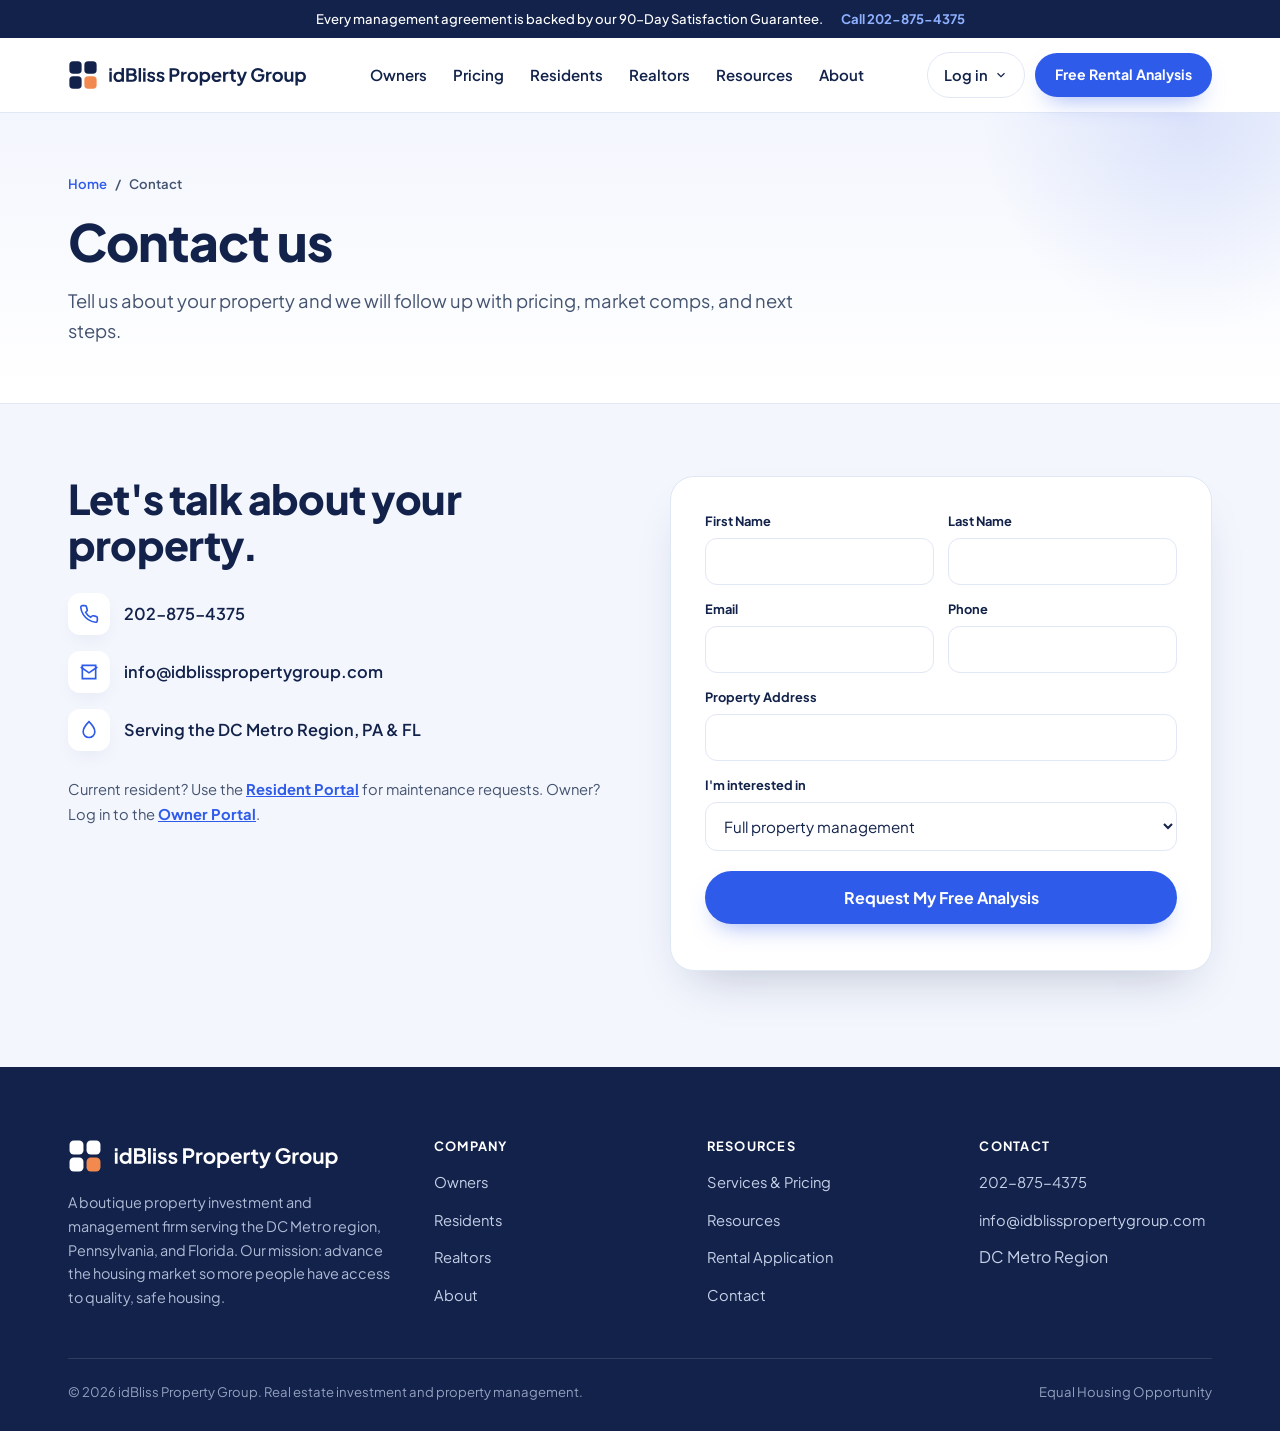
<file: contact-us.html>
<!DOCTYPE html><html lang="en"><head><meta charset="UTF-8"><meta name="viewport" content="width=device-width, initial-scale=1">
<title>Contact idBliss Property Group | Free Rental Analysis</title><meta name="description" content="Contact idBliss Property Group for a free rental analysis. Call 202-875-4375 or send a message about property management, leasing, or selling your Maryland home."><link rel="canonical" href="https://www.idblisspropertygroup.com/contact-us.html">
<meta property="og:title" content="Contact idBliss Property Group | Free Rental Analysis"><meta property="og:description" content="Contact idBliss Property Group for a free rental analysis. Call 202-875-4375 or send a message about property management, leasing, or selling your Maryland home."><meta property="og:type" content="website"><meta property="og:url" content="https://www.idblisspropertygroup.com/contact-us.html"><meta name="twitter:card" content="summary_large_image"><meta property="og:image" content="https://www.idblisspropertygroup.com/og-image.png"><meta name="theme-color" content="#12224A">
<link rel="icon" href="favicon.svg" type="image/svg+xml"><link rel="icon" href="favicon-32.png" sizes="32x32" type="image/png"><link rel="apple-touch-icon" href="favicon-180.png">
<link rel="preconnect" href="https://fonts.googleapis.com"><link rel="preconnect" href="https://fonts.gstatic.com" crossorigin>
<link href="https://fonts.googleapis.com/css2?family=Plus+Jakarta+Sans:wght@400;500;600;700;800&display=swap" rel="stylesheet">
<link rel="stylesheet" href="styles.css"></head><body><div class="topbar"><div class="wrap"><span>Every management agreement is backed by our 90-Day Satisfaction Guarantee.</span><a href="tel:+12028754375">Call 202-875-4375</a></div></div><nav class="mainnav" aria-label="Primary"><div class="wrap">
<a class="brand" href="index.html" data-route="home" aria-label="idBliss Property Group, home"><span class="lg-full"><svg class="logo" focusable="false" viewBox="0 0 350.06 44.00" aria-hidden="true"><rect x="2.00" y="2.00" width="18.00" height="18.00" rx="5.50" fill="#12224A"/><rect x="24.00" y="2.00" width="18.00" height="18.00" rx="5.50" fill="#12224A"/><rect x="2.00" y="24.00" width="18.00" height="18.00" rx="5.50" fill="#12224A"/><rect x="24.00" y="24.00" width="18.00" height="18.00" rx="5.50" fill="#F2894E"/><path d="M60.65 32.06V17.37H64.18V32.06ZM60.65 15.72V11.94H64.18V15.72ZM74.07 32.38Q71.93 32.38 70.26 31.37Q68.58 30.36 67.61 28.60Q66.64 26.85 66.64 24.71Q66.64 22.55 67.61 20.83Q68.58 19.10 70.27 18.07Q71.96 17.05 74.04 17.05Q75.71 17.05 77.02 17.71Q78.33 18.37 79.09 19.56L78.55 20.29V11.62H82.08V32.06H78.74V29.22L79.11 29.92Q78.36 31.11 77.01 31.75Q75.66 32.38 74.07 32.38ZM74.44 29.14Q75.66 29.14 76.58 28.57Q77.49 28.01 78.02 27.01Q78.55 26.01 78.55 24.71Q78.55 23.44 78.02 22.43Q77.49 21.42 76.58 20.85Q75.66 20.29 74.44 20.29Q73.26 20.29 72.31 20.87Q71.37 21.45 70.84 22.43Q70.31 23.42 70.31 24.71Q70.31 26.01 70.84 27.01Q71.37 28.01 72.31 28.57Q73.26 29.14 74.44 29.14ZM85.46 32.06V11.94H93.94Q95.94 11.94 97.35 12.63Q98.77 13.32 99.54 14.57Q100.31 15.83 100.31 17.61Q100.31 18.99 99.57 20.19Q98.82 21.39 97.20 22.18V20.47Q98.69 21.04 99.55 21.88Q100.42 22.72 100.77 23.74Q101.12 24.77 101.12 25.90Q101.12 28.79 99.22 30.42Q97.31 32.06 93.94 32.06ZM89.13 28.82H94.32Q95.75 28.82 96.60 28.02Q97.45 27.22 97.45 25.90Q97.45 24.58 96.60 23.77Q95.75 22.96 94.32 22.96H89.13ZM89.13 19.75H94.13Q95.26 19.75 95.94 19.08Q96.61 18.42 96.61 17.37Q96.61 16.32 95.94 15.70Q95.26 15.07 94.13 15.07H89.13ZM103.60 32.06V11.62H107.14V32.06ZM110.19 32.06V17.37H113.73V32.06ZM110.19 15.72V11.94H113.73V15.72ZM122.37 32.38Q120.02 32.38 118.28 31.26Q116.54 30.14 115.89 28.22L118.53 26.95Q119.10 28.20 120.11 28.90Q121.13 29.60 122.37 29.60Q123.34 29.60 123.91 29.17Q124.47 28.74 124.47 28.03Q124.47 27.60 124.25 27.32Q124.02 27.04 123.62 26.83Q123.23 26.63 122.77 26.50L120.37 25.82Q118.51 25.28 117.55 24.17Q116.59 23.07 116.59 21.55Q116.59 20.20 117.28 19.19Q117.97 18.18 119.20 17.61Q120.42 17.05 122.02 17.05Q124.10 17.05 125.69 18.04Q127.28 19.04 127.96 20.85L125.26 22.12Q124.88 21.12 123.99 20.53Q123.10 19.93 121.99 19.93Q121.10 19.93 120.59 20.34Q120.07 20.74 120.07 21.39Q120.07 21.80 120.29 22.09Q120.51 22.39 120.90 22.58Q121.29 22.77 121.80 22.93L124.15 23.63Q125.96 24.17 126.95 25.25Q127.93 26.33 127.93 27.90Q127.93 29.22 127.23 30.23Q126.53 31.25 125.28 31.81Q124.04 32.38 122.37 32.38ZM136.03 32.38Q133.68 32.38 131.94 31.26Q130.20 30.14 129.55 28.22L132.20 26.95Q132.76 28.20 133.78 28.90Q134.79 29.60 136.03 29.60Q137.00 29.60 137.57 29.17Q138.14 28.74 138.14 28.03Q138.14 27.60 137.91 27.32Q137.68 27.04 137.29 26.83Q136.89 26.63 136.44 26.50L134.03 25.82Q132.17 25.28 131.21 24.17Q130.25 23.07 130.25 21.55Q130.25 20.20 130.94 19.19Q131.63 18.18 132.86 17.61Q134.09 17.05 135.68 17.05Q137.76 17.05 139.35 18.04Q140.94 19.04 141.62 20.85L138.92 22.12Q138.54 21.12 137.65 20.53Q136.76 19.93 135.65 19.93Q134.76 19.93 134.25 20.34Q133.74 20.74 133.74 21.39Q133.74 21.80 133.95 22.09Q134.17 22.39 134.56 22.58Q134.95 22.77 135.46 22.93L137.81 23.63Q139.62 24.17 140.61 25.25Q141.59 26.33 141.59 27.90Q141.59 29.22 140.89 30.23Q140.19 31.25 138.95 31.81Q137.70 32.38 136.03 32.38ZM148.99 32.06V11.94H156.50Q158.55 11.94 160.13 12.68Q161.71 13.43 162.60 14.84Q163.49 16.26 163.49 18.29Q163.49 20.29 162.59 21.70Q161.68 23.12 160.12 23.88Q158.55 24.63 156.50 24.63H152.66V32.06ZM152.66 21.39H156.55Q157.55 21.39 158.28 21.00Q159.01 20.61 159.41 19.91Q159.82 19.21 159.82 18.29Q159.82 17.34 159.41 16.65Q159.01 15.97 158.28 15.57Q157.55 15.18 156.55 15.18H152.66ZM165.97 32.06V17.37H169.29V20.64L169.03 20.15Q169.54 18.50 170.63 17.86Q171.72 17.21 173.26 17.21H174.13V20.34H172.86Q171.35 20.34 170.43 21.27Q169.51 22.20 169.51 23.88V32.06ZM183.04 32.38Q180.88 32.38 179.11 31.38Q177.34 30.38 176.30 28.66Q175.26 26.93 175.26 24.71Q175.26 22.50 176.30 20.77Q177.34 19.04 179.10 18.04Q180.85 17.05 183.04 17.05Q185.20 17.05 186.95 18.04Q188.71 19.04 189.75 20.76Q190.79 22.47 190.79 24.71Q190.79 26.93 189.73 28.66Q188.68 30.38 186.93 31.38Q185.17 32.38 183.04 32.38ZM183.04 29.14Q184.23 29.14 185.13 28.57Q186.03 28.01 186.56 26.99Q187.09 25.98 187.09 24.71Q187.09 23.42 186.56 22.43Q186.03 21.45 185.13 20.87Q184.23 20.29 183.04 20.29Q181.82 20.29 180.91 20.87Q179.99 21.45 179.46 22.43Q178.93 23.42 178.93 24.71Q178.93 25.98 179.46 26.99Q179.99 28.01 180.91 28.57Q181.82 29.14 183.04 29.14ZM193.24 37.46V17.37H196.56V20.29L196.24 19.56Q197.00 18.37 198.29 17.71Q199.59 17.05 201.29 17.05Q203.37 17.05 205.04 18.07Q206.72 19.10 207.70 20.83Q208.69 22.55 208.69 24.71Q208.69 26.85 207.72 28.60Q206.74 30.36 205.07 31.37Q203.40 32.38 201.26 32.38Q199.67 32.38 198.33 31.75Q197.00 31.11 196.21 29.92L196.78 29.22V37.46ZM200.86 29.14Q202.07 29.14 203.02 28.57Q203.96 28.01 204.49 27.01Q205.02 26.01 205.02 24.71Q205.02 23.42 204.49 22.43Q203.96 21.45 203.02 20.87Q202.07 20.29 200.86 20.29Q199.70 20.29 198.77 20.85Q197.83 21.42 197.31 22.43Q196.78 23.44 196.78 24.71Q196.78 26.01 197.31 27.01Q197.83 28.01 198.77 28.57Q199.70 29.14 200.86 29.14ZM218.14 32.38Q215.87 32.38 214.17 31.36Q212.47 30.33 211.52 28.57Q210.58 26.82 210.58 24.69Q210.58 22.47 211.54 20.76Q212.50 19.04 214.16 18.04Q215.82 17.05 217.87 17.05Q219.60 17.05 220.91 17.61Q222.22 18.18 223.13 19.18Q224.05 20.18 224.54 21.46Q225.02 22.74 225.02 24.23Q225.02 24.61 224.98 25.01Q224.94 25.42 224.83 25.71H213.49V23.01H222.84L221.16 24.28Q221.41 23.04 221.04 22.07Q220.68 21.10 219.85 20.53Q219.03 19.96 217.87 19.96Q216.76 19.96 215.90 20.52Q215.03 21.07 214.59 22.13Q214.14 23.20 214.25 24.71Q214.14 26.06 214.61 27.10Q215.09 28.14 216.02 28.71Q216.95 29.28 218.17 29.28Q219.38 29.28 220.23 28.76Q221.08 28.25 221.57 27.39L224.43 28.79Q224.00 29.84 223.08 30.65Q222.16 31.46 220.91 31.92Q219.65 32.38 218.14 32.38ZM227.48 32.06V17.37H230.80V20.64L230.53 20.15Q231.04 18.50 232.14 17.86Q233.23 17.21 234.77 17.21H235.63V20.34H234.37Q232.85 20.34 231.94 21.27Q231.02 22.20 231.02 23.88V32.06ZM244.46 32.22Q241.98 32.22 240.62 30.86Q239.25 29.49 239.25 27.01V20.53H236.71V17.37H236.98Q238.06 17.37 238.66 16.80Q239.25 16.24 239.25 15.16V14.02H242.79V17.37H246.16V20.53H242.79V26.82Q242.79 27.55 243.05 28.06Q243.30 28.57 243.86 28.84Q244.41 29.11 245.27 29.11Q245.46 29.11 245.72 29.09Q245.97 29.06 246.22 29.03V32.06Q245.84 32.11 245.35 32.17Q244.87 32.22 244.46 32.22ZM250.48 38.00Q249.89 38.00 249.32 37.90Q248.76 37.81 248.30 37.57V34.62Q248.65 34.70 249.15 34.78Q249.65 34.87 250.08 34.87Q251.29 34.87 251.85 34.31Q252.40 33.76 252.83 32.84L253.81 30.57L253.75 33.54L247.35 17.37H251.16L255.64 29.30H254.29L258.75 17.37H262.58L256.18 33.54Q255.61 34.95 254.80 35.95Q253.99 36.94 252.93 37.47Q251.86 38.00 250.48 38.00ZM278.73 32.38Q276.57 32.38 274.73 31.60Q272.89 30.82 271.52 29.41Q270.14 28.01 269.37 26.12Q268.60 24.23 268.60 21.99Q268.60 19.75 269.34 17.84Q270.09 15.94 271.45 14.55Q272.81 13.16 274.65 12.39Q276.48 11.62 278.64 11.62Q280.80 11.62 282.52 12.35Q284.23 13.08 285.42 14.28Q286.61 15.48 287.12 16.91L283.86 18.48Q283.29 16.91 281.94 15.94Q280.59 14.97 278.64 14.97Q276.75 14.97 275.31 15.86Q273.87 16.75 273.07 18.31Q272.27 19.88 272.27 21.99Q272.27 24.09 273.10 25.67Q273.92 27.25 275.38 28.14Q276.84 29.03 278.73 29.03Q280.26 29.03 281.56 28.43Q282.86 27.82 283.64 26.70Q284.42 25.58 284.42 24.04V22.50L286.10 23.96H278.64V20.85H288.09V22.88Q288.09 25.20 287.31 26.98Q286.53 28.76 285.19 29.96Q283.86 31.17 282.18 31.77Q280.51 32.38 278.73 32.38ZM290.50 32.06V17.37H293.82V20.64L293.55 20.15Q294.06 18.50 295.16 17.86Q296.25 17.21 297.79 17.21H298.65V20.34H297.38Q295.87 20.34 294.95 21.27Q294.04 22.20 294.04 23.88V32.06ZM307.56 32.38Q305.40 32.38 303.63 31.38Q301.87 30.38 300.83 28.66Q299.79 26.93 299.79 24.71Q299.79 22.50 300.83 20.77Q301.87 19.04 303.62 18.04Q305.38 17.05 307.56 17.05Q309.72 17.05 311.48 18.04Q313.23 19.04 314.27 20.76Q315.31 22.47 315.31 24.71Q315.31 26.93 314.26 28.66Q313.20 30.38 311.45 31.38Q309.69 32.38 307.56 32.38ZM307.56 29.14Q308.75 29.14 309.65 28.57Q310.56 28.01 311.09 26.99Q311.61 25.98 311.61 24.71Q311.61 23.42 311.09 22.43Q310.56 21.45 309.65 20.87Q308.75 20.29 307.56 20.29Q306.35 20.29 305.43 20.87Q304.51 21.45 303.98 22.43Q303.46 23.42 303.46 24.71Q303.46 25.98 303.98 26.99Q304.51 28.01 305.43 28.57Q306.35 29.14 307.56 29.14ZM323.01 32.38Q321.31 32.38 320.05 31.63Q318.79 30.87 318.13 29.52Q317.47 28.17 317.47 26.36V17.37H321.01V26.06Q321.01 26.98 321.37 27.67Q321.74 28.36 322.43 28.75Q323.11 29.14 323.98 29.14Q324.84 29.14 325.52 28.75Q326.19 28.36 326.57 27.66Q326.95 26.95 326.95 25.98V17.37H330.48V32.06H327.14V29.17L327.43 29.68Q326.92 31.03 325.75 31.71Q324.57 32.38 323.01 32.38ZM333.56 37.46V17.37H336.88V20.29L336.56 19.56Q337.32 18.37 338.61 17.71Q339.91 17.05 341.61 17.05Q343.69 17.05 345.36 18.07Q347.04 19.10 348.02 20.83Q349.01 22.55 349.01 24.71Q349.01 26.85 348.03 28.60Q347.06 30.36 345.39 31.37Q343.71 32.38 341.58 32.38Q339.99 32.38 338.65 31.75Q337.32 31.11 336.53 29.92L337.10 29.22V37.46ZM341.18 29.14Q342.39 29.14 343.34 28.57Q344.28 28.01 344.81 27.01Q345.33 26.01 345.33 24.71Q345.33 23.42 344.81 22.43Q344.28 21.45 343.34 20.87Q342.39 20.29 341.18 20.29Q340.02 20.29 339.08 20.85Q338.15 21.42 337.63 22.43Q337.10 23.44 337.10 24.71Q337.10 26.01 337.63 27.01Q338.15 28.01 339.08 28.57Q340.02 29.14 341.18 29.14Z" fill="#12224A"/></svg></span><span class="lg-compact"><svg class="logo" focusable="false" viewBox="0 0 142.67 44.00" aria-hidden="true"><rect x="2.00" y="2.00" width="18.00" height="18.00" rx="5.50" fill="#12224A"/><rect x="24.00" y="2.00" width="18.00" height="18.00" rx="5.50" fill="#12224A"/><rect x="2.00" y="24.00" width="18.00" height="18.00" rx="5.50" fill="#12224A"/><rect x="24.00" y="24.00" width="18.00" height="18.00" rx="5.50" fill="#F2894E"/><path d="M60.65 32.06V17.37H64.18V32.06ZM60.65 15.72V11.94H64.18V15.72ZM74.07 32.38Q71.93 32.38 70.26 31.37Q68.58 30.36 67.61 28.60Q66.64 26.85 66.64 24.71Q66.64 22.55 67.61 20.83Q68.58 19.10 70.27 18.07Q71.96 17.05 74.04 17.05Q75.71 17.05 77.02 17.71Q78.33 18.37 79.09 19.56L78.55 20.29V11.62H82.08V32.06H78.74V29.22L79.11 29.92Q78.36 31.11 77.01 31.75Q75.66 32.38 74.07 32.38ZM74.44 29.14Q75.66 29.14 76.58 28.57Q77.49 28.01 78.02 27.01Q78.55 26.01 78.55 24.71Q78.55 23.44 78.02 22.43Q77.49 21.42 76.58 20.85Q75.66 20.29 74.44 20.29Q73.26 20.29 72.31 20.87Q71.37 21.45 70.84 22.43Q70.31 23.42 70.31 24.71Q70.31 26.01 70.84 27.01Q71.37 28.01 72.31 28.57Q73.26 29.14 74.44 29.14ZM85.46 32.06V11.94H93.94Q95.94 11.94 97.35 12.63Q98.77 13.32 99.54 14.57Q100.31 15.83 100.31 17.61Q100.31 18.99 99.57 20.19Q98.82 21.39 97.20 22.18V20.47Q98.69 21.04 99.55 21.88Q100.42 22.72 100.77 23.74Q101.12 24.77 101.12 25.90Q101.12 28.79 99.22 30.42Q97.31 32.06 93.94 32.06ZM89.13 28.82H94.32Q95.75 28.82 96.60 28.02Q97.45 27.22 97.45 25.90Q97.45 24.58 96.60 23.77Q95.75 22.96 94.32 22.96H89.13ZM89.13 19.75H94.13Q95.26 19.75 95.94 19.08Q96.61 18.42 96.61 17.37Q96.61 16.32 95.94 15.70Q95.26 15.07 94.13 15.07H89.13ZM103.60 32.06V11.62H107.14V32.06ZM110.19 32.06V17.37H113.73V32.06ZM110.19 15.72V11.94H113.73V15.72ZM122.37 32.38Q120.02 32.38 118.28 31.26Q116.54 30.14 115.89 28.22L118.53 26.95Q119.10 28.20 120.11 28.90Q121.13 29.60 122.37 29.60Q123.34 29.60 123.91 29.17Q124.47 28.74 124.47 28.03Q124.47 27.60 124.25 27.32Q124.02 27.04 123.62 26.83Q123.23 26.63 122.77 26.50L120.37 25.82Q118.51 25.28 117.55 24.17Q116.59 23.07 116.59 21.55Q116.59 20.20 117.28 19.19Q117.97 18.18 119.20 17.61Q120.42 17.05 122.02 17.05Q124.10 17.05 125.69 18.04Q127.28 19.04 127.96 20.85L125.26 22.12Q124.88 21.12 123.99 20.53Q123.10 19.93 121.99 19.93Q121.10 19.93 120.59 20.34Q120.07 20.74 120.07 21.39Q120.07 21.80 120.29 22.09Q120.51 22.39 120.90 22.58Q121.29 22.77 121.80 22.93L124.15 23.63Q125.96 24.17 126.95 25.25Q127.93 26.33 127.93 27.90Q127.93 29.22 127.23 30.23Q126.53 31.25 125.28 31.81Q124.04 32.38 122.37 32.38ZM136.03 32.38Q133.68 32.38 131.94 31.26Q130.20 30.14 129.55 28.22L132.20 26.95Q132.76 28.20 133.78 28.90Q134.79 29.60 136.03 29.60Q137.00 29.60 137.57 29.17Q138.14 28.74 138.14 28.03Q138.14 27.60 137.91 27.32Q137.68 27.04 137.29 26.83Q136.89 26.63 136.44 26.50L134.03 25.82Q132.17 25.28 131.21 24.17Q130.25 23.07 130.25 21.55Q130.25 20.20 130.94 19.19Q131.63 18.18 132.86 17.61Q134.09 17.05 135.68 17.05Q137.76 17.05 139.35 18.04Q140.94 19.04 141.62 20.85L138.92 22.12Q138.54 21.12 137.65 20.53Q136.76 19.93 135.65 19.93Q134.76 19.93 134.25 20.34Q133.74 20.74 133.74 21.39Q133.74 21.80 133.95 22.09Q134.17 22.39 134.56 22.58Q134.95 22.77 135.46 22.93L137.81 23.63Q139.62 24.17 140.61 25.25Q141.59 26.33 141.59 27.90Q141.59 29.22 140.89 30.23Q140.19 31.25 138.95 31.81Q137.70 32.38 136.03 32.38Z" fill="#12224A"/></svg></span></a>
<ul class="navlinks"><li><a href="owners.html" data-route="owners">Owners</a></li><li><a href="services-pricing.html" data-route="pricing">Pricing</a></li><li><a href="residents.html" data-route="residents">Residents</a></li><li><a href="realtors.html" data-route="realtors">Realtors</a></li><li><a href="resources.html" data-route="resources">Resources</a></li><li><a href="about-us.html" data-route="about">About</a></li><li class="drawer-only"><a href="https://signin.managebuilding.com/manager/public/authentication/login" target="_blank" rel="noopener">Owner Portal Log in</a></li><li class="drawer-only"><a href="https://idblisspropertygroup.managebuilding.com/Resident/portal/login" target="_blank" rel="noopener">Resident Portal Log in</a></li><li class="drawer-cta"><a class="btn btn-primary" href="contact-us.html">Free Rental Analysis</a></li></ul>
<div class="nav-cta"><details class="login"><summary>Log in <svg viewBox="0 0 24 24" width="14" height="14" fill="none" stroke="currentColor" stroke-width="2"><path d="M6 9l6 6 6-6"/></svg></summary><div class="login-menu"><a href="https://signin.managebuilding.com/manager/public/authentication/login" target="_blank" rel="noopener">Owner Portal</a><a href="https://idblisspropertygroup.managebuilding.com/Resident/portal/login" target="_blank" rel="noopener">Resident Portal</a></div></details><a class="btn btn-primary btn-sm" href="contact-us.html">Free Rental Analysis</a><button class="menu-toggle" aria-label="Toggle menu" aria-expanded="false">&#9776;</button></div>
</div></nav><main><header class="page-head"><div class="wrap"><nav class="crumbs" aria-label="Breadcrumb"><a href="index.html">Home</a> <span>/</span> <span aria-current="page">Contact</span></nav><h1>Contact us</h1><p class="lede">Tell us about your property and we will follow up with pricing, market comps, and next steps.</p></div></header>
<section class="contact"><div class="wrap">
 <div class="contact-copy">
  <h2>Let's talk about your property.</h2>
  <div class="contact-points">
   <div><svg viewBox="0 0 24 24" fill="none" stroke="currentColor" stroke-width="2"><path d="M22 16.9v3a2 2 0 01-2.2 2 19.8 19.8 0 01-8.6-3.1 19.5 19.5 0 01-6-6A19.8 19.8 0 012.1 4.2 2 2 0 014.1 2h3a2 2 0 012 1.7c.1 1 .4 2 .7 2.9a2 2 0 01-.5 2.1L8 10a16 16 0 006 6l1.3-1.3a2 2 0 012.1-.5c.9.3 1.9.6 2.9.7a2 2 0 011.7 2z"/></svg><a href="tel:+12028754375">202-875-4375</a></div>
   <div><svg viewBox="0 0 24 24" fill="none" stroke="currentColor" stroke-width="2"><path d="M4 4h16v16H4z"/><path d="M22 6l-10 7L2 6"/></svg><a href="mailto:info@idblisspropertygroup.com">info@idblisspropertygroup.com</a></div>
   <div><svg viewBox="0 0 24 24" fill="none" stroke="currentColor" stroke-width="2"><path d="M12 2C8 6 5 10 5 14a7 7 0 0014 0c0-4-3-8-7-12z"/></svg>Serving the DC Metro Region, PA &amp; FL</div>
  </div>
  <p class="small">Current resident? Use the <a href="https://idblisspropertygroup.managebuilding.com/Resident/portal/login" target="_blank" rel="noopener">Resident Portal</a> for maintenance requests. Owner? Log in to the <a href="https://signin.managebuilding.com/manager/public/authentication/login" target="_blank" rel="noopener">Owner Portal</a>.</p>
 </div>
 <form class="form-card" onsubmit="return ibSubmit(this, event)">
  <div class="form-row"><div><label for="fname">First Name</label><input id="fname" type="text" required autocomplete="given-name"></div><div><label for="lname">Last Name</label><input id="lname" type="text" required autocomplete="family-name"></div></div>
  <div class="form-row"><div><label for="email">Email</label><input id="email" type="email" required autocomplete="email"></div><div><label for="phone">Phone</label><input id="phone" type="tel" required autocomplete="tel"></div></div>
  <div class="form-full"><label for="addr">Property Address</label><input id="addr" type="text" autocomplete="street-address"></div>
  <div class="form-full"><label for="interest">I'm interested in</label><select id="interest"><option>Full property management</option><option>Lease-only service</option><option>Selling my property</option><option>Renting a home</option><option>Realtor referral</option></select></div>
  <button class="btn btn-primary" type="submit">Request My Free Analysis</button>
  <p class="form-status" role="status" aria-live="polite"></p>
 </form>
</div></section>
</main><footer><div class="wrap"><div class="foot-grid">
<div><div class="foot-logo"><svg class="logo" focusable="false" viewBox="0 0 350.06 44.00" aria-hidden="true"><rect x="2.00" y="2.00" width="18.00" height="18.00" rx="5.50" fill="#FFFFFF"/><rect x="24.00" y="2.00" width="18.00" height="18.00" rx="5.50" fill="#FFFFFF"/><rect x="2.00" y="24.00" width="18.00" height="18.00" rx="5.50" fill="#FFFFFF"/><rect x="24.00" y="24.00" width="18.00" height="18.00" rx="5.50" fill="#F2894E"/><path d="M60.65 32.06V17.37H64.18V32.06ZM60.65 15.72V11.94H64.18V15.72ZM74.07 32.38Q71.93 32.38 70.26 31.37Q68.58 30.36 67.61 28.60Q66.64 26.85 66.64 24.71Q66.64 22.55 67.61 20.83Q68.58 19.10 70.27 18.07Q71.96 17.05 74.04 17.05Q75.71 17.05 77.02 17.71Q78.33 18.37 79.09 19.56L78.55 20.29V11.62H82.08V32.06H78.74V29.22L79.11 29.92Q78.36 31.11 77.01 31.75Q75.66 32.38 74.07 32.38ZM74.44 29.14Q75.66 29.14 76.58 28.57Q77.49 28.01 78.02 27.01Q78.55 26.01 78.55 24.71Q78.55 23.44 78.02 22.43Q77.49 21.42 76.58 20.85Q75.66 20.29 74.44 20.29Q73.26 20.29 72.31 20.87Q71.37 21.45 70.84 22.43Q70.31 23.42 70.31 24.71Q70.31 26.01 70.84 27.01Q71.37 28.01 72.31 28.57Q73.26 29.14 74.44 29.14ZM85.46 32.06V11.94H93.94Q95.94 11.94 97.35 12.63Q98.77 13.32 99.54 14.57Q100.31 15.83 100.31 17.61Q100.31 18.99 99.57 20.19Q98.82 21.39 97.20 22.18V20.47Q98.69 21.04 99.55 21.88Q100.42 22.72 100.77 23.74Q101.12 24.77 101.12 25.90Q101.12 28.79 99.22 30.42Q97.31 32.06 93.94 32.06ZM89.13 28.82H94.32Q95.75 28.82 96.60 28.02Q97.45 27.22 97.45 25.90Q97.45 24.58 96.60 23.77Q95.75 22.96 94.32 22.96H89.13ZM89.13 19.75H94.13Q95.26 19.75 95.94 19.08Q96.61 18.42 96.61 17.37Q96.61 16.32 95.94 15.70Q95.26 15.07 94.13 15.07H89.13ZM103.60 32.06V11.62H107.14V32.06ZM110.19 32.06V17.37H113.73V32.06ZM110.19 15.72V11.94H113.73V15.72ZM122.37 32.38Q120.02 32.38 118.28 31.26Q116.54 30.14 115.89 28.22L118.53 26.95Q119.10 28.20 120.11 28.90Q121.13 29.60 122.37 29.60Q123.34 29.60 123.91 29.17Q124.47 28.74 124.47 28.03Q124.47 27.60 124.25 27.32Q124.02 27.04 123.62 26.83Q123.23 26.63 122.77 26.50L120.37 25.82Q118.51 25.28 117.55 24.17Q116.59 23.07 116.59 21.55Q116.59 20.20 117.28 19.19Q117.97 18.18 119.20 17.61Q120.42 17.05 122.02 17.05Q124.10 17.05 125.69 18.04Q127.28 19.04 127.96 20.85L125.26 22.12Q124.88 21.12 123.99 20.53Q123.10 19.93 121.99 19.93Q121.10 19.93 120.59 20.34Q120.07 20.74 120.07 21.39Q120.07 21.80 120.29 22.09Q120.51 22.39 120.90 22.58Q121.29 22.77 121.80 22.93L124.15 23.63Q125.96 24.17 126.95 25.25Q127.93 26.33 127.93 27.90Q127.93 29.22 127.23 30.23Q126.53 31.25 125.28 31.81Q124.04 32.38 122.37 32.38ZM136.03 32.38Q133.68 32.38 131.94 31.26Q130.20 30.14 129.55 28.22L132.20 26.95Q132.76 28.20 133.78 28.90Q134.79 29.60 136.03 29.60Q137.00 29.60 137.57 29.17Q138.14 28.74 138.14 28.03Q138.14 27.60 137.91 27.32Q137.68 27.04 137.29 26.83Q136.89 26.63 136.44 26.50L134.03 25.82Q132.17 25.28 131.21 24.17Q130.25 23.07 130.25 21.55Q130.25 20.20 130.94 19.19Q131.63 18.18 132.86 17.61Q134.09 17.05 135.68 17.05Q137.76 17.05 139.35 18.04Q140.94 19.04 141.62 20.85L138.92 22.12Q138.54 21.12 137.65 20.53Q136.76 19.93 135.65 19.93Q134.76 19.93 134.25 20.34Q133.74 20.74 133.74 21.39Q133.74 21.80 133.95 22.09Q134.17 22.39 134.56 22.58Q134.95 22.77 135.46 22.93L137.81 23.63Q139.62 24.17 140.61 25.25Q141.59 26.33 141.59 27.90Q141.59 29.22 140.89 30.23Q140.19 31.25 138.95 31.81Q137.70 32.38 136.03 32.38ZM148.99 32.06V11.94H156.50Q158.55 11.94 160.13 12.68Q161.71 13.43 162.60 14.84Q163.49 16.26 163.49 18.29Q163.49 20.29 162.59 21.70Q161.68 23.12 160.12 23.88Q158.55 24.63 156.50 24.63H152.66V32.06ZM152.66 21.39H156.55Q157.55 21.39 158.28 21.00Q159.01 20.61 159.41 19.91Q159.82 19.21 159.82 18.29Q159.82 17.34 159.41 16.65Q159.01 15.97 158.28 15.57Q157.55 15.18 156.55 15.18H152.66ZM165.97 32.06V17.37H169.29V20.64L169.03 20.15Q169.54 18.50 170.63 17.86Q171.72 17.21 173.26 17.21H174.13V20.34H172.86Q171.35 20.34 170.43 21.27Q169.51 22.20 169.51 23.88V32.06ZM183.04 32.38Q180.88 32.38 179.11 31.38Q177.34 30.38 176.30 28.66Q175.26 26.93 175.26 24.71Q175.26 22.50 176.30 20.77Q177.34 19.04 179.10 18.04Q180.85 17.05 183.04 17.05Q185.20 17.05 186.95 18.04Q188.71 19.04 189.75 20.76Q190.79 22.47 190.79 24.71Q190.79 26.93 189.73 28.66Q188.68 30.38 186.93 31.38Q185.17 32.38 183.04 32.38ZM183.04 29.14Q184.23 29.14 185.13 28.57Q186.03 28.01 186.56 26.99Q187.09 25.98 187.09 24.71Q187.09 23.42 186.56 22.43Q186.03 21.45 185.13 20.87Q184.23 20.29 183.04 20.29Q181.82 20.29 180.91 20.87Q179.99 21.45 179.46 22.43Q178.93 23.42 178.93 24.71Q178.93 25.98 179.46 26.99Q179.99 28.01 180.91 28.57Q181.82 29.14 183.04 29.14ZM193.24 37.46V17.37H196.56V20.29L196.24 19.56Q197.00 18.37 198.29 17.71Q199.59 17.05 201.29 17.05Q203.37 17.05 205.04 18.07Q206.72 19.10 207.70 20.83Q208.69 22.55 208.69 24.71Q208.69 26.85 207.72 28.60Q206.74 30.36 205.07 31.37Q203.40 32.38 201.26 32.38Q199.67 32.38 198.33 31.75Q197.00 31.11 196.21 29.92L196.78 29.22V37.46ZM200.86 29.14Q202.07 29.14 203.02 28.57Q203.96 28.01 204.49 27.01Q205.02 26.01 205.02 24.71Q205.02 23.42 204.49 22.43Q203.96 21.45 203.02 20.87Q202.07 20.29 200.86 20.29Q199.70 20.29 198.77 20.85Q197.83 21.42 197.31 22.43Q196.78 23.44 196.78 24.71Q196.78 26.01 197.31 27.01Q197.83 28.01 198.77 28.57Q199.70 29.14 200.86 29.14ZM218.14 32.38Q215.87 32.38 214.17 31.36Q212.47 30.33 211.52 28.57Q210.58 26.82 210.58 24.69Q210.58 22.47 211.54 20.76Q212.50 19.04 214.16 18.04Q215.82 17.05 217.87 17.05Q219.60 17.05 220.91 17.61Q222.22 18.18 223.13 19.18Q224.05 20.18 224.54 21.46Q225.02 22.74 225.02 24.23Q225.02 24.61 224.98 25.01Q224.94 25.42 224.83 25.71H213.49V23.01H222.84L221.16 24.28Q221.41 23.04 221.04 22.07Q220.68 21.10 219.85 20.53Q219.03 19.96 217.87 19.96Q216.76 19.96 215.90 20.52Q215.03 21.07 214.59 22.13Q214.14 23.20 214.25 24.71Q214.14 26.06 214.61 27.10Q215.09 28.14 216.02 28.71Q216.95 29.28 218.17 29.28Q219.38 29.28 220.23 28.76Q221.08 28.25 221.57 27.39L224.43 28.79Q224.00 29.84 223.08 30.65Q222.16 31.46 220.91 31.92Q219.65 32.38 218.14 32.38ZM227.48 32.06V17.37H230.80V20.64L230.53 20.15Q231.04 18.50 232.14 17.86Q233.23 17.21 234.77 17.21H235.63V20.34H234.37Q232.85 20.34 231.94 21.27Q231.02 22.20 231.02 23.88V32.06ZM244.46 32.22Q241.98 32.22 240.62 30.86Q239.25 29.49 239.25 27.01V20.53H236.71V17.37H236.98Q238.06 17.37 238.66 16.80Q239.25 16.24 239.25 15.16V14.02H242.79V17.37H246.16V20.53H242.79V26.82Q242.79 27.55 243.05 28.06Q243.30 28.57 243.86 28.84Q244.41 29.11 245.27 29.11Q245.46 29.11 245.72 29.09Q245.97 29.06 246.22 29.03V32.06Q245.84 32.11 245.35 32.17Q244.87 32.22 244.46 32.22ZM250.48 38.00Q249.89 38.00 249.32 37.90Q248.76 37.81 248.30 37.57V34.62Q248.65 34.70 249.15 34.78Q249.65 34.87 250.08 34.87Q251.29 34.87 251.85 34.31Q252.40 33.76 252.83 32.84L253.81 30.57L253.75 33.54L247.35 17.37H251.16L255.64 29.30H254.29L258.75 17.37H262.58L256.18 33.54Q255.61 34.95 254.80 35.95Q253.99 36.94 252.93 37.47Q251.86 38.00 250.48 38.00ZM278.73 32.38Q276.57 32.38 274.73 31.60Q272.89 30.82 271.52 29.41Q270.14 28.01 269.37 26.12Q268.60 24.23 268.60 21.99Q268.60 19.75 269.34 17.84Q270.09 15.94 271.45 14.55Q272.81 13.16 274.65 12.39Q276.48 11.62 278.64 11.62Q280.80 11.62 282.52 12.35Q284.23 13.08 285.42 14.28Q286.61 15.48 287.12 16.91L283.86 18.48Q283.29 16.91 281.94 15.94Q280.59 14.97 278.64 14.97Q276.75 14.97 275.31 15.86Q273.87 16.75 273.07 18.31Q272.27 19.88 272.27 21.99Q272.27 24.09 273.10 25.67Q273.92 27.25 275.38 28.14Q276.84 29.03 278.73 29.03Q280.26 29.03 281.56 28.43Q282.86 27.82 283.64 26.70Q284.42 25.58 284.42 24.04V22.50L286.10 23.96H278.64V20.85H288.09V22.88Q288.09 25.20 287.31 26.98Q286.53 28.76 285.19 29.96Q283.86 31.17 282.18 31.77Q280.51 32.38 278.73 32.38ZM290.50 32.06V17.37H293.82V20.64L293.55 20.15Q294.06 18.50 295.16 17.86Q296.25 17.21 297.79 17.21H298.65V20.34H297.38Q295.87 20.34 294.95 21.27Q294.04 22.20 294.04 23.88V32.06ZM307.56 32.38Q305.40 32.38 303.63 31.38Q301.87 30.38 300.83 28.66Q299.79 26.93 299.79 24.71Q299.79 22.50 300.83 20.77Q301.87 19.04 303.62 18.04Q305.38 17.05 307.56 17.05Q309.72 17.05 311.48 18.04Q313.23 19.04 314.27 20.76Q315.31 22.47 315.31 24.71Q315.31 26.93 314.26 28.66Q313.20 30.38 311.45 31.38Q309.69 32.38 307.56 32.38ZM307.56 29.14Q308.75 29.14 309.65 28.57Q310.56 28.01 311.09 26.99Q311.61 25.98 311.61 24.71Q311.61 23.42 311.09 22.43Q310.56 21.45 309.65 20.87Q308.75 20.29 307.56 20.29Q306.35 20.29 305.43 20.87Q304.51 21.45 303.98 22.43Q303.46 23.42 303.46 24.71Q303.46 25.98 303.98 26.99Q304.51 28.01 305.43 28.57Q306.35 29.14 307.56 29.14ZM323.01 32.38Q321.31 32.38 320.05 31.63Q318.79 30.87 318.13 29.52Q317.47 28.17 317.47 26.36V17.37H321.01V26.06Q321.01 26.98 321.37 27.67Q321.74 28.36 322.43 28.75Q323.11 29.14 323.98 29.14Q324.84 29.14 325.52 28.75Q326.19 28.36 326.57 27.66Q326.95 26.95 326.95 25.98V17.37H330.48V32.06H327.14V29.17L327.43 29.68Q326.92 31.03 325.75 31.71Q324.57 32.38 323.01 32.38ZM333.56 37.46V17.37H336.88V20.29L336.56 19.56Q337.32 18.37 338.61 17.71Q339.91 17.05 341.61 17.05Q343.69 17.05 345.36 18.07Q347.04 19.10 348.02 20.83Q349.01 22.55 349.01 24.71Q349.01 26.85 348.03 28.60Q347.06 30.36 345.39 31.37Q343.71 32.38 341.58 32.38Q339.99 32.38 338.65 31.75Q337.32 31.11 336.53 29.92L337.10 29.22V37.46ZM341.18 29.14Q342.39 29.14 343.34 28.57Q344.28 28.01 344.81 27.01Q345.33 26.01 345.33 24.71Q345.33 23.42 344.81 22.43Q344.28 21.45 343.34 20.87Q342.39 20.29 341.18 20.29Q340.02 20.29 339.08 20.85Q338.15 21.42 337.63 22.43Q337.10 23.44 337.10 24.71Q337.10 26.01 337.63 27.01Q338.15 28.01 339.08 28.57Q340.02 29.14 341.18 29.14Z" fill="#FFFFFF"/></svg></div><p>A boutique property investment and management firm serving the DC Metro region, Pennsylvania, and Florida. Our mission: advance the housing market so more people have access to quality, safe housing.</p></div>
<div><h2 class="foot-h">Company</h2><ul><li><a href="owners.html">Owners</a></li><li><a href="residents.html">Residents</a></li><li><a href="realtors.html">Realtors</a></li><li><a href="about-us.html">About</a></li></ul></div>
<div><h2 class="foot-h">Resources</h2><ul><li><a href="services-pricing.html">Services &amp; Pricing</a></li><li><a href="resources.html">Resources</a></li><li><a href="https://idblisspropertygroup.managebuilding.com/Resident/rental-application/new" target="_blank" rel="noopener">Rental Application</a></li><li><a href="contact-us.html">Contact</a></li></ul></div>
<div><h2 class="foot-h">Contact</h2><ul><li><a href="tel:+12028754375">202-875-4375</a></li><li><a href="mailto:info@idblisspropertygroup.com">info@idblisspropertygroup.com</a></li><li>DC Metro Region</li></ul></div>
</div><div class="foot-bottom"><span>&copy; 2026 idBliss Property Group. Real estate investment and property management.</span><span>Equal Housing Opportunity</span></div></div></footer><script src="site.js"></script></body></html>
</file>
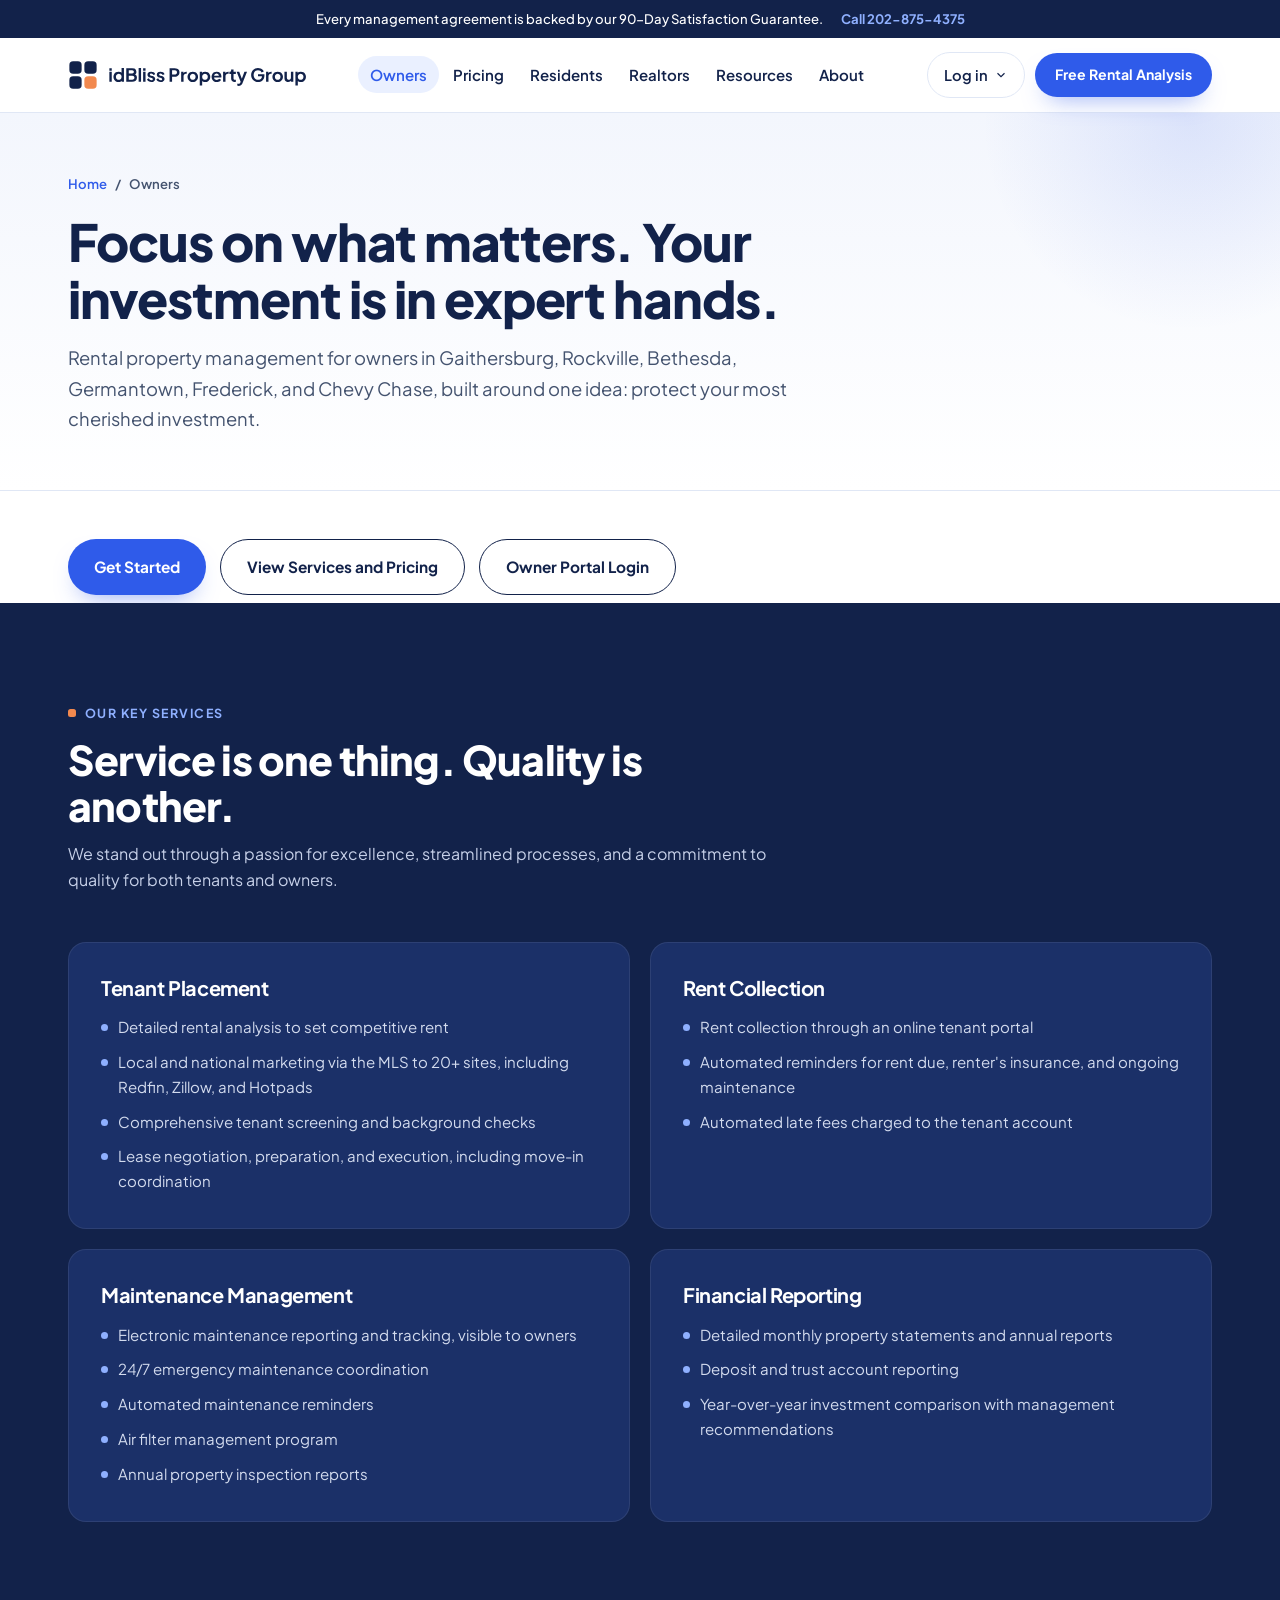
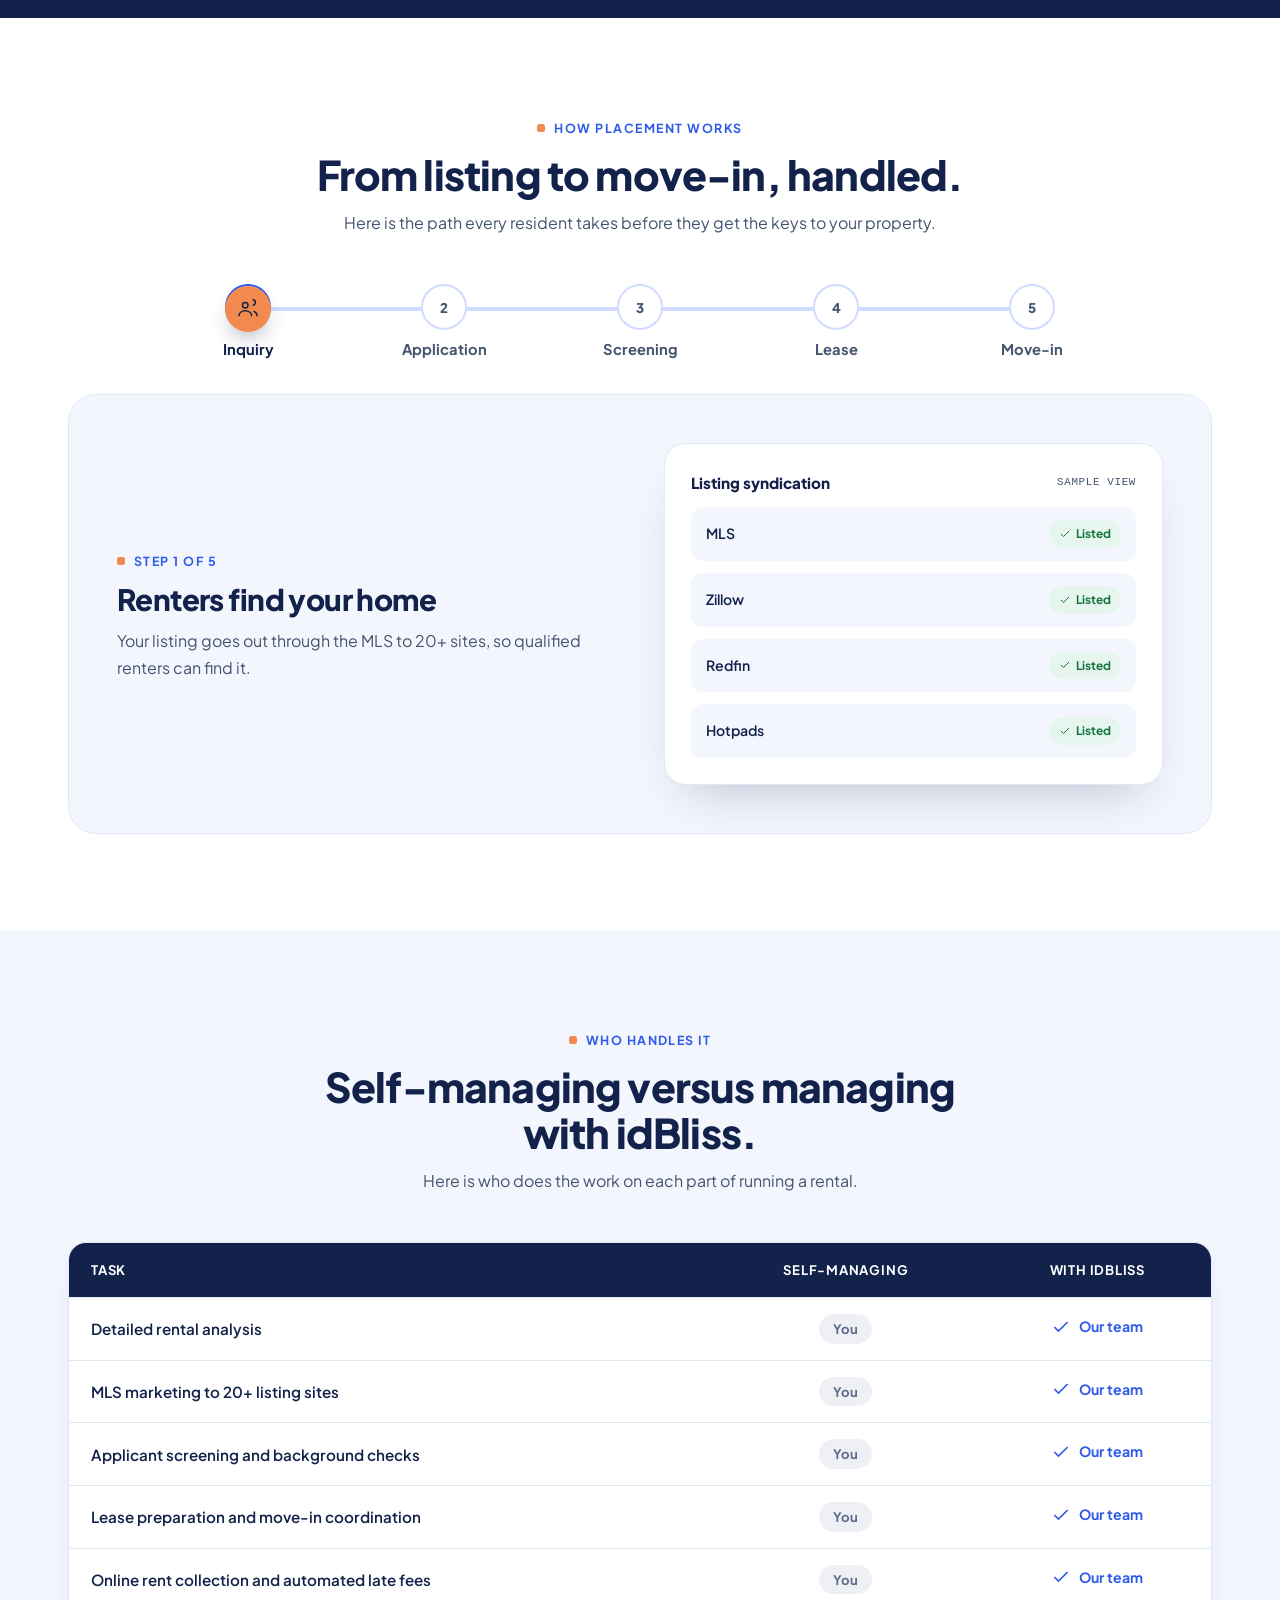
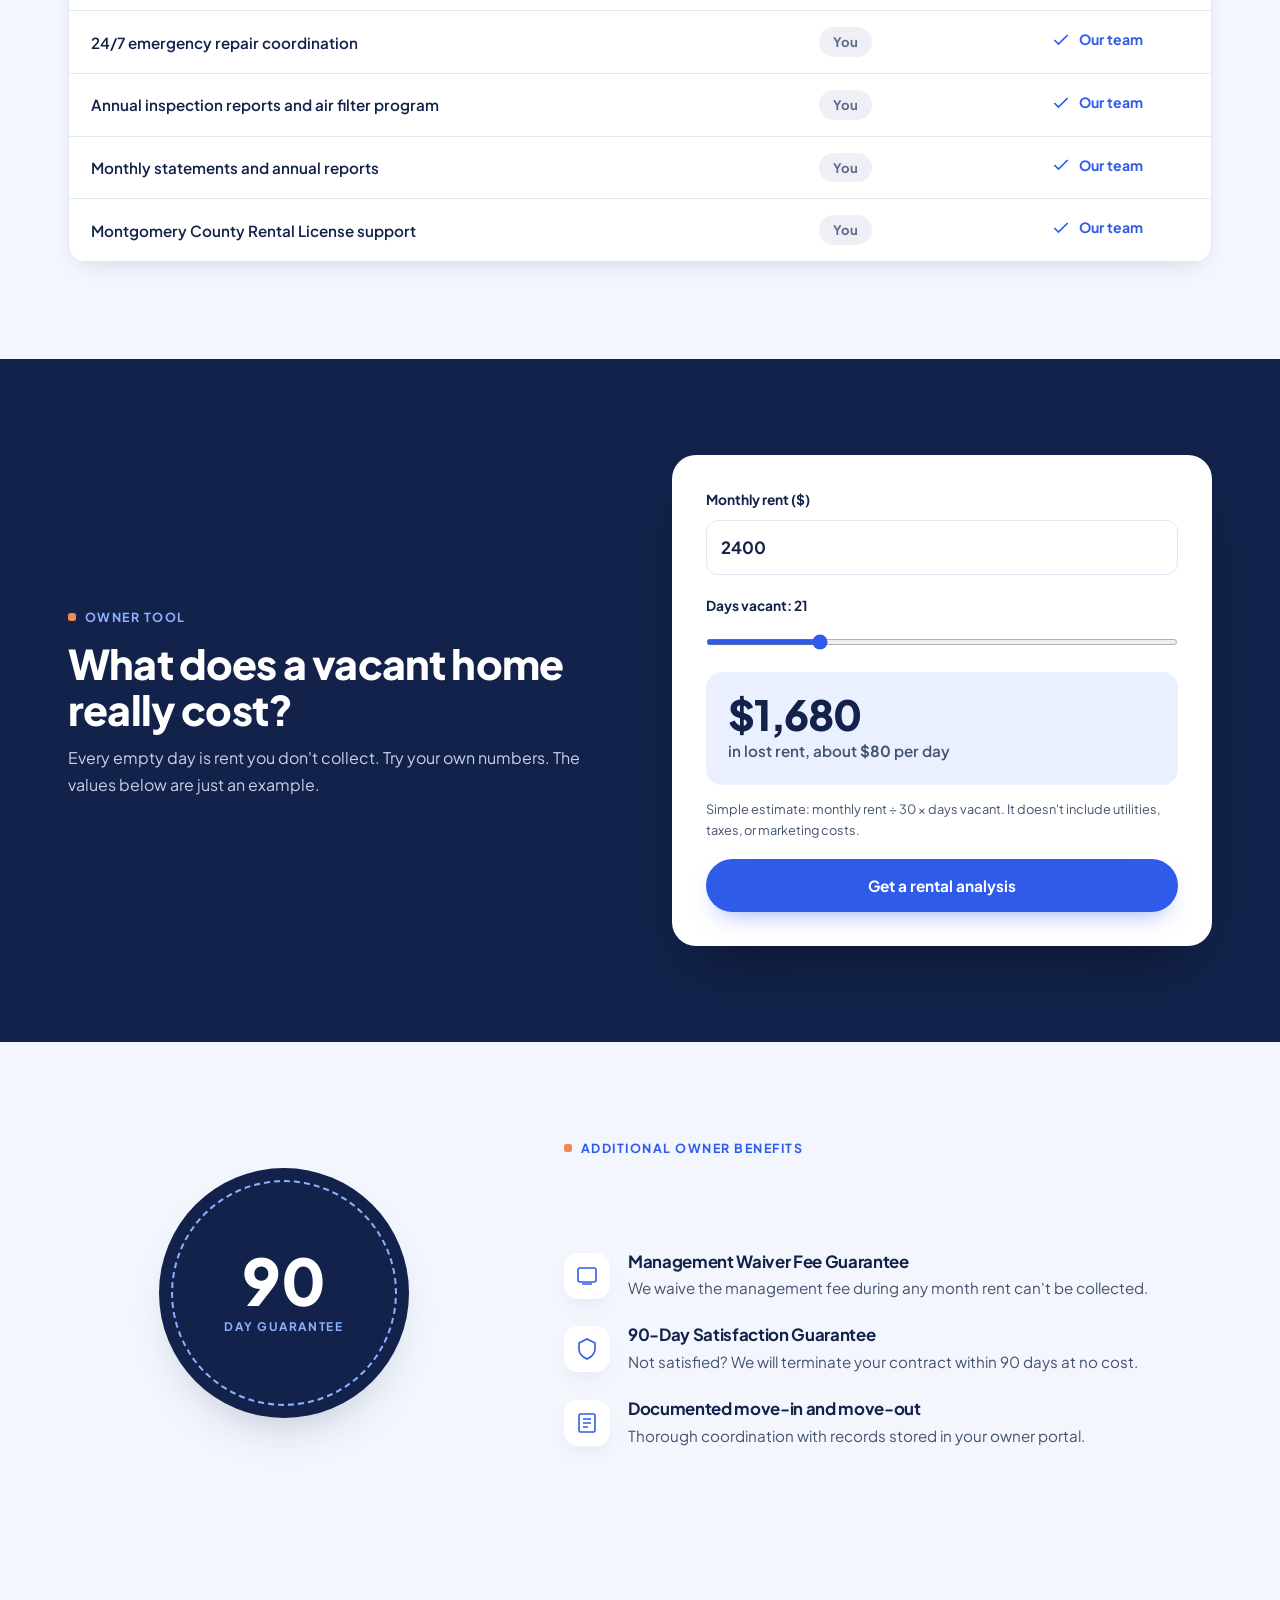
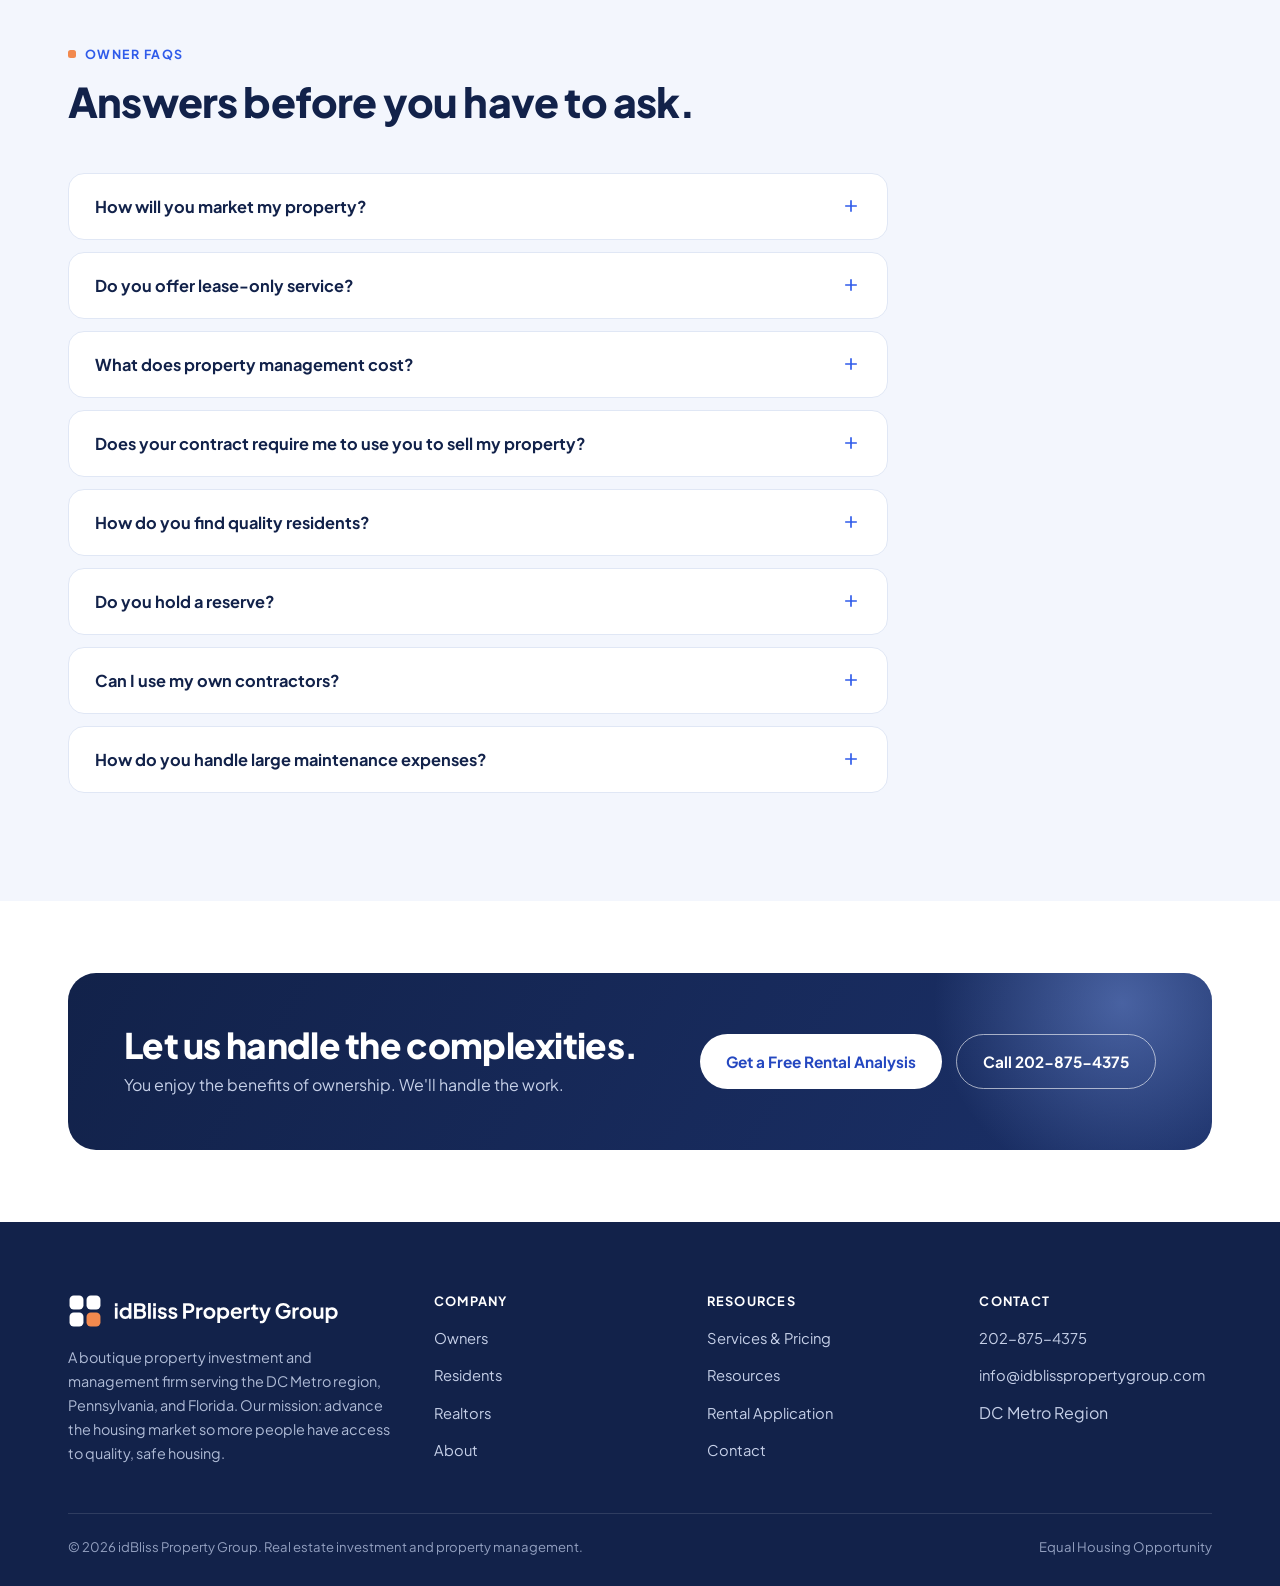
<file: owners.html>
<!DOCTYPE html><html lang="en"><head><meta charset="UTF-8"><meta name="viewport" content="width=device-width, initial-scale=1">
<title>Rental Property Management for Owners in Montgomery County, MD | idBliss</title><meta name="description" content="Tenant placement, rent collection, 24/7 maintenance coordination and monthly financial reporting for rental owners in Gaithersburg, Rockville, Bethesda and Frederick, MD."><link rel="canonical" href="https://www.idblisspropertygroup.com/owners.html">
<meta property="og:title" content="Rental Property Management for Owners in Montgomery County, MD | idBliss"><meta property="og:description" content="Tenant placement, rent collection, 24/7 maintenance coordination and monthly financial reporting for rental owners in Gaithersburg, Rockville, Bethesda and Frederick, MD."><meta property="og:type" content="website"><meta property="og:url" content="https://www.idblisspropertygroup.com/owners.html"><meta name="twitter:card" content="summary_large_image"><meta property="og:image" content="https://www.idblisspropertygroup.com/og-image.png"><meta name="theme-color" content="#12224A">
<link rel="icon" href="favicon.svg" type="image/svg+xml"><link rel="icon" href="favicon-32.png" sizes="32x32" type="image/png"><link rel="apple-touch-icon" href="favicon-180.png">
<link rel="preconnect" href="https://fonts.googleapis.com"><link rel="preconnect" href="https://fonts.gstatic.com" crossorigin>
<link href="https://fonts.googleapis.com/css2?family=Plus+Jakarta+Sans:wght@400;500;600;700;800&display=swap" rel="stylesheet">
<script type="application/ld+json">{"@context": "https://schema.org", "@type": "Service", "serviceType": "Rental property management", "provider": {"@type": "RealEstateAgent", "name": "idBliss Property Group", "telephone": "+12028754375"}, "areaServed": ["Gaithersburg, MD", "Germantown, MD", "Rockville, MD", "Bethesda, MD", "Frederick, MD", "Chevy Chase, MD", "Montgomery County, MD"]}</script><script type="application/ld+json">{"@context": "https://schema.org", "@type": "FAQPage", "mainEntity": [{"@type": "Question", "name": "How will you market my property?", "acceptedAnswer": {"@type": "Answer", "text": "We list on the MLS, which syndicates to 30+ sites including Zillow, Hotpads, and Realtor.com. We also feature your property on idblisspropertygroup.com and on social media where it makes sense."}}, {"@type": "Question", "name": "Do you offer lease-only service?", "acceptedAnswer": {"@type": "Answer", "text": "Yes. Some owners prefer to self-manage once a tenant is in place, so we offer lease-only service. See the Services & Pricing page for what it includes."}}, {"@type": "Question", "name": "What does property management cost?", "acceptedAnswer": {"@type": "Answer", "text": "We offer several service plans so you only pay for the level of support you need. The Services & Pricing page breaks down each plan, or request a free rental analysis and we will price your specific property."}}, {"@type": "Question", "name": "Does your contract require me to use you to sell my property?", "acceptedAnswer": {"@type": "Answer", "text": "No. We hope you will use our partnerships if you decide to sell, but you are free to work with your own contacts or sell by owner. Our management agreement does not obligate you either way."}}, {"@type": "Question", "name": "How do you find quality residents?", "acceptedAnswer": {"@type": "Answer", "text": "We follow Fair Housing laws and rate every applicant on four factors: credit analysis and score, income-to-rent ratio, past references, and interviews."}}, {"@type": "Question", "name": "Do you hold a reserve?", "acceptedAnswer": {"@type": "Answer", "text": "Yes. The reserve amount is listed on the Services & Pricing page."}}, {"@type": "Question", "name": "Can I use my own contractors?", "acceptedAnswer": {"@type": "Answer", "text": "Yes, with one step. We prioritize qualified, licensed contractors whose work we know, so we ask you to complete a vendor submission form. Each vendor goes through our interview process before joining our qualified vendor list."}}, {"@type": "Question", "name": "How do you handle large maintenance expenses?", "acceptedAnswer": {"@type": "Answer", "text": "We do due diligence with you: we gather multiple bids and negotiate with vendors where possible to get you the best price for high-quality work."}}]}</script><link rel="stylesheet" href="styles.css"></head><body><div class="topbar"><div class="wrap"><span>Every management agreement is backed by our 90-Day Satisfaction Guarantee.</span><a href="tel:+12028754375">Call 202-875-4375</a></div></div><nav class="mainnav" aria-label="Primary"><div class="wrap">
<a class="brand" href="index.html" data-route="home" aria-label="idBliss Property Group, home"><span class="lg-full"><svg class="logo" focusable="false" viewBox="0 0 350.06 44.00" aria-hidden="true"><rect x="2.00" y="2.00" width="18.00" height="18.00" rx="5.50" fill="#12224A"/><rect x="24.00" y="2.00" width="18.00" height="18.00" rx="5.50" fill="#12224A"/><rect x="2.00" y="24.00" width="18.00" height="18.00" rx="5.50" fill="#12224A"/><rect x="24.00" y="24.00" width="18.00" height="18.00" rx="5.50" fill="#F2894E"/><path d="M60.65 32.06V17.37H64.18V32.06ZM60.65 15.72V11.94H64.18V15.72ZM74.07 32.38Q71.93 32.38 70.26 31.37Q68.58 30.36 67.61 28.60Q66.64 26.85 66.64 24.71Q66.64 22.55 67.61 20.83Q68.58 19.10 70.27 18.07Q71.96 17.05 74.04 17.05Q75.71 17.05 77.02 17.71Q78.33 18.37 79.09 19.56L78.55 20.29V11.62H82.08V32.06H78.74V29.22L79.11 29.92Q78.36 31.11 77.01 31.75Q75.66 32.38 74.07 32.38ZM74.44 29.14Q75.66 29.14 76.58 28.57Q77.49 28.01 78.02 27.01Q78.55 26.01 78.55 24.71Q78.55 23.44 78.02 22.43Q77.49 21.42 76.58 20.85Q75.66 20.29 74.44 20.29Q73.26 20.29 72.31 20.87Q71.37 21.45 70.84 22.43Q70.31 23.42 70.31 24.71Q70.31 26.01 70.84 27.01Q71.37 28.01 72.31 28.57Q73.26 29.14 74.44 29.14ZM85.46 32.06V11.94H93.94Q95.94 11.94 97.35 12.63Q98.77 13.32 99.54 14.57Q100.31 15.83 100.31 17.61Q100.31 18.99 99.57 20.19Q98.82 21.39 97.20 22.18V20.47Q98.69 21.04 99.55 21.88Q100.42 22.72 100.77 23.74Q101.12 24.77 101.12 25.90Q101.12 28.79 99.22 30.42Q97.31 32.06 93.94 32.06ZM89.13 28.82H94.32Q95.75 28.82 96.60 28.02Q97.45 27.22 97.45 25.90Q97.45 24.58 96.60 23.77Q95.75 22.96 94.32 22.96H89.13ZM89.13 19.75H94.13Q95.26 19.75 95.94 19.08Q96.61 18.42 96.61 17.37Q96.61 16.32 95.94 15.70Q95.26 15.07 94.13 15.07H89.13ZM103.60 32.06V11.62H107.14V32.06ZM110.19 32.06V17.37H113.73V32.06ZM110.19 15.72V11.94H113.73V15.72ZM122.37 32.38Q120.02 32.38 118.28 31.26Q116.54 30.14 115.89 28.22L118.53 26.95Q119.10 28.20 120.11 28.90Q121.13 29.60 122.37 29.60Q123.34 29.60 123.91 29.17Q124.47 28.74 124.47 28.03Q124.47 27.60 124.25 27.32Q124.02 27.04 123.62 26.83Q123.23 26.63 122.77 26.50L120.37 25.82Q118.51 25.28 117.55 24.17Q116.59 23.07 116.59 21.55Q116.59 20.20 117.28 19.19Q117.97 18.18 119.20 17.61Q120.42 17.05 122.02 17.05Q124.10 17.05 125.69 18.04Q127.28 19.04 127.96 20.85L125.26 22.12Q124.88 21.12 123.99 20.53Q123.10 19.93 121.99 19.93Q121.10 19.93 120.59 20.34Q120.07 20.74 120.07 21.39Q120.07 21.80 120.29 22.09Q120.51 22.39 120.90 22.58Q121.29 22.77 121.80 22.93L124.15 23.63Q125.96 24.17 126.95 25.25Q127.93 26.33 127.93 27.90Q127.93 29.22 127.23 30.23Q126.53 31.25 125.28 31.81Q124.04 32.38 122.37 32.38ZM136.03 32.38Q133.68 32.38 131.94 31.26Q130.20 30.14 129.55 28.22L132.20 26.95Q132.76 28.20 133.78 28.90Q134.79 29.60 136.03 29.60Q137.00 29.60 137.57 29.17Q138.14 28.74 138.14 28.03Q138.14 27.60 137.91 27.32Q137.68 27.04 137.29 26.83Q136.89 26.63 136.44 26.50L134.03 25.82Q132.17 25.28 131.21 24.17Q130.25 23.07 130.25 21.55Q130.25 20.20 130.94 19.19Q131.63 18.18 132.86 17.61Q134.09 17.05 135.68 17.05Q137.76 17.05 139.35 18.04Q140.94 19.04 141.62 20.85L138.92 22.12Q138.54 21.12 137.65 20.53Q136.76 19.93 135.65 19.93Q134.76 19.93 134.25 20.34Q133.74 20.74 133.74 21.39Q133.74 21.80 133.95 22.09Q134.17 22.39 134.56 22.58Q134.95 22.77 135.46 22.93L137.81 23.63Q139.62 24.17 140.61 25.25Q141.59 26.33 141.59 27.90Q141.59 29.22 140.89 30.23Q140.19 31.25 138.95 31.81Q137.70 32.38 136.03 32.38ZM148.99 32.06V11.94H156.50Q158.55 11.94 160.13 12.68Q161.71 13.43 162.60 14.84Q163.49 16.26 163.49 18.29Q163.49 20.29 162.59 21.70Q161.68 23.12 160.12 23.88Q158.55 24.63 156.50 24.63H152.66V32.06ZM152.66 21.39H156.55Q157.55 21.39 158.28 21.00Q159.01 20.61 159.41 19.91Q159.82 19.21 159.82 18.29Q159.82 17.34 159.41 16.65Q159.01 15.97 158.28 15.57Q157.55 15.18 156.55 15.18H152.66ZM165.97 32.06V17.37H169.29V20.64L169.03 20.15Q169.54 18.50 170.63 17.86Q171.72 17.21 173.26 17.21H174.13V20.34H172.86Q171.35 20.34 170.43 21.27Q169.51 22.20 169.51 23.88V32.06ZM183.04 32.38Q180.88 32.38 179.11 31.38Q177.34 30.38 176.30 28.66Q175.26 26.93 175.26 24.71Q175.26 22.50 176.30 20.77Q177.34 19.04 179.10 18.04Q180.85 17.05 183.04 17.05Q185.20 17.05 186.95 18.04Q188.71 19.04 189.75 20.76Q190.79 22.47 190.79 24.71Q190.79 26.93 189.73 28.66Q188.68 30.38 186.93 31.38Q185.17 32.38 183.04 32.38ZM183.04 29.14Q184.23 29.14 185.13 28.57Q186.03 28.01 186.56 26.99Q187.09 25.98 187.09 24.71Q187.09 23.42 186.56 22.43Q186.03 21.45 185.13 20.87Q184.23 20.29 183.04 20.29Q181.82 20.29 180.91 20.87Q179.99 21.45 179.46 22.43Q178.93 23.42 178.93 24.71Q178.93 25.98 179.46 26.99Q179.99 28.01 180.91 28.57Q181.82 29.14 183.04 29.14ZM193.24 37.46V17.37H196.56V20.29L196.24 19.56Q197.00 18.37 198.29 17.71Q199.59 17.05 201.29 17.05Q203.37 17.05 205.04 18.07Q206.72 19.10 207.70 20.83Q208.69 22.55 208.69 24.71Q208.69 26.85 207.72 28.60Q206.74 30.36 205.07 31.37Q203.40 32.38 201.26 32.38Q199.67 32.38 198.33 31.75Q197.00 31.11 196.21 29.92L196.78 29.22V37.46ZM200.86 29.14Q202.07 29.14 203.02 28.57Q203.96 28.01 204.49 27.01Q205.02 26.01 205.02 24.71Q205.02 23.42 204.49 22.43Q203.96 21.45 203.02 20.87Q202.07 20.29 200.86 20.29Q199.70 20.29 198.77 20.85Q197.83 21.42 197.31 22.43Q196.78 23.44 196.78 24.71Q196.78 26.01 197.31 27.01Q197.83 28.01 198.77 28.57Q199.70 29.14 200.86 29.14ZM218.14 32.38Q215.87 32.38 214.17 31.36Q212.47 30.33 211.52 28.57Q210.58 26.82 210.58 24.69Q210.58 22.47 211.54 20.76Q212.50 19.04 214.16 18.04Q215.82 17.05 217.87 17.05Q219.60 17.05 220.91 17.61Q222.22 18.18 223.13 19.18Q224.05 20.18 224.54 21.46Q225.02 22.74 225.02 24.23Q225.02 24.61 224.98 25.01Q224.94 25.42 224.83 25.71H213.49V23.01H222.84L221.16 24.28Q221.41 23.04 221.04 22.07Q220.68 21.10 219.85 20.53Q219.03 19.96 217.87 19.96Q216.76 19.96 215.90 20.52Q215.03 21.07 214.59 22.13Q214.14 23.20 214.25 24.71Q214.14 26.06 214.61 27.10Q215.09 28.14 216.02 28.71Q216.95 29.28 218.17 29.28Q219.38 29.28 220.23 28.76Q221.08 28.25 221.57 27.39L224.43 28.79Q224.00 29.84 223.08 30.65Q222.16 31.46 220.91 31.92Q219.65 32.38 218.14 32.38ZM227.48 32.06V17.37H230.80V20.64L230.53 20.15Q231.04 18.50 232.14 17.86Q233.23 17.21 234.77 17.21H235.63V20.34H234.37Q232.85 20.34 231.94 21.27Q231.02 22.20 231.02 23.88V32.06ZM244.46 32.22Q241.98 32.22 240.62 30.86Q239.25 29.49 239.25 27.01V20.53H236.71V17.37H236.98Q238.06 17.37 238.66 16.80Q239.25 16.24 239.25 15.16V14.02H242.79V17.37H246.16V20.53H242.79V26.82Q242.79 27.55 243.05 28.06Q243.30 28.57 243.86 28.84Q244.41 29.11 245.27 29.11Q245.46 29.11 245.72 29.09Q245.97 29.06 246.22 29.03V32.06Q245.84 32.11 245.35 32.17Q244.87 32.22 244.46 32.22ZM250.48 38.00Q249.89 38.00 249.32 37.90Q248.76 37.81 248.30 37.57V34.62Q248.65 34.70 249.15 34.78Q249.65 34.87 250.08 34.87Q251.29 34.87 251.85 34.31Q252.40 33.76 252.83 32.84L253.81 30.57L253.75 33.54L247.35 17.37H251.16L255.64 29.30H254.29L258.75 17.37H262.58L256.18 33.54Q255.61 34.95 254.80 35.95Q253.99 36.94 252.93 37.47Q251.86 38.00 250.48 38.00ZM278.73 32.38Q276.57 32.38 274.73 31.60Q272.89 30.82 271.52 29.41Q270.14 28.01 269.37 26.12Q268.60 24.23 268.60 21.99Q268.60 19.75 269.34 17.84Q270.09 15.94 271.45 14.55Q272.81 13.16 274.65 12.39Q276.48 11.62 278.64 11.62Q280.80 11.62 282.52 12.35Q284.23 13.08 285.42 14.28Q286.61 15.48 287.12 16.91L283.86 18.48Q283.29 16.91 281.94 15.94Q280.59 14.97 278.64 14.97Q276.75 14.97 275.31 15.86Q273.87 16.75 273.07 18.31Q272.27 19.88 272.27 21.99Q272.27 24.09 273.10 25.67Q273.92 27.25 275.38 28.14Q276.84 29.03 278.73 29.03Q280.26 29.03 281.56 28.43Q282.86 27.82 283.64 26.70Q284.42 25.58 284.42 24.04V22.50L286.10 23.96H278.64V20.85H288.09V22.88Q288.09 25.20 287.31 26.98Q286.53 28.76 285.19 29.96Q283.86 31.17 282.18 31.77Q280.51 32.38 278.73 32.38ZM290.50 32.06V17.37H293.82V20.64L293.55 20.15Q294.06 18.50 295.16 17.86Q296.25 17.21 297.79 17.21H298.65V20.34H297.38Q295.87 20.34 294.95 21.27Q294.04 22.20 294.04 23.88V32.06ZM307.56 32.38Q305.40 32.38 303.63 31.38Q301.87 30.38 300.83 28.66Q299.79 26.93 299.79 24.71Q299.79 22.50 300.83 20.77Q301.87 19.04 303.62 18.04Q305.38 17.05 307.56 17.05Q309.72 17.05 311.48 18.04Q313.23 19.04 314.27 20.76Q315.31 22.47 315.31 24.71Q315.31 26.93 314.26 28.66Q313.20 30.38 311.45 31.38Q309.69 32.38 307.56 32.38ZM307.56 29.14Q308.75 29.14 309.65 28.57Q310.56 28.01 311.09 26.99Q311.61 25.98 311.61 24.71Q311.61 23.42 311.09 22.43Q310.56 21.45 309.65 20.87Q308.75 20.29 307.56 20.29Q306.35 20.29 305.43 20.87Q304.51 21.45 303.98 22.43Q303.46 23.42 303.46 24.71Q303.46 25.98 303.98 26.99Q304.51 28.01 305.43 28.57Q306.35 29.14 307.56 29.14ZM323.01 32.38Q321.31 32.38 320.05 31.63Q318.79 30.87 318.13 29.52Q317.47 28.17 317.47 26.36V17.37H321.01V26.06Q321.01 26.98 321.37 27.67Q321.74 28.36 322.43 28.75Q323.11 29.14 323.98 29.14Q324.84 29.14 325.52 28.75Q326.19 28.36 326.57 27.66Q326.95 26.95 326.95 25.98V17.37H330.48V32.06H327.14V29.17L327.43 29.68Q326.92 31.03 325.75 31.71Q324.57 32.38 323.01 32.38ZM333.56 37.46V17.37H336.88V20.29L336.56 19.56Q337.32 18.37 338.61 17.71Q339.91 17.05 341.61 17.05Q343.69 17.05 345.36 18.07Q347.04 19.10 348.02 20.83Q349.01 22.55 349.01 24.71Q349.01 26.85 348.03 28.60Q347.06 30.36 345.39 31.37Q343.71 32.38 341.58 32.38Q339.99 32.38 338.65 31.75Q337.32 31.11 336.53 29.92L337.10 29.22V37.46ZM341.18 29.14Q342.39 29.14 343.34 28.57Q344.28 28.01 344.81 27.01Q345.33 26.01 345.33 24.71Q345.33 23.42 344.81 22.43Q344.28 21.45 343.34 20.87Q342.39 20.29 341.18 20.29Q340.02 20.29 339.08 20.85Q338.15 21.42 337.63 22.43Q337.10 23.44 337.10 24.71Q337.10 26.01 337.63 27.01Q338.15 28.01 339.08 28.57Q340.02 29.14 341.18 29.14Z" fill="#12224A"/></svg></span><span class="lg-compact"><svg class="logo" focusable="false" viewBox="0 0 142.67 44.00" aria-hidden="true"><rect x="2.00" y="2.00" width="18.00" height="18.00" rx="5.50" fill="#12224A"/><rect x="24.00" y="2.00" width="18.00" height="18.00" rx="5.50" fill="#12224A"/><rect x="2.00" y="24.00" width="18.00" height="18.00" rx="5.50" fill="#12224A"/><rect x="24.00" y="24.00" width="18.00" height="18.00" rx="5.50" fill="#F2894E"/><path d="M60.65 32.06V17.37H64.18V32.06ZM60.65 15.72V11.94H64.18V15.72ZM74.07 32.38Q71.93 32.38 70.26 31.37Q68.58 30.36 67.61 28.60Q66.64 26.85 66.64 24.71Q66.64 22.55 67.61 20.83Q68.58 19.10 70.27 18.07Q71.96 17.05 74.04 17.05Q75.71 17.05 77.02 17.71Q78.33 18.37 79.09 19.56L78.55 20.29V11.62H82.08V32.06H78.74V29.22L79.11 29.92Q78.36 31.11 77.01 31.75Q75.66 32.38 74.07 32.38ZM74.44 29.14Q75.66 29.14 76.58 28.57Q77.49 28.01 78.02 27.01Q78.55 26.01 78.55 24.71Q78.55 23.44 78.02 22.43Q77.49 21.42 76.58 20.85Q75.66 20.29 74.44 20.29Q73.26 20.29 72.31 20.87Q71.37 21.45 70.84 22.43Q70.31 23.42 70.31 24.71Q70.31 26.01 70.84 27.01Q71.37 28.01 72.31 28.57Q73.26 29.14 74.44 29.14ZM85.46 32.06V11.94H93.94Q95.94 11.94 97.35 12.63Q98.77 13.32 99.54 14.57Q100.31 15.83 100.31 17.61Q100.31 18.99 99.57 20.19Q98.82 21.39 97.20 22.18V20.47Q98.69 21.04 99.55 21.88Q100.42 22.72 100.77 23.74Q101.12 24.77 101.12 25.90Q101.12 28.79 99.22 30.42Q97.31 32.06 93.94 32.06ZM89.13 28.82H94.32Q95.75 28.82 96.60 28.02Q97.45 27.22 97.45 25.90Q97.45 24.58 96.60 23.77Q95.75 22.96 94.32 22.96H89.13ZM89.13 19.75H94.13Q95.26 19.75 95.94 19.08Q96.61 18.42 96.61 17.37Q96.61 16.32 95.94 15.70Q95.26 15.07 94.13 15.07H89.13ZM103.60 32.06V11.62H107.14V32.06ZM110.19 32.06V17.37H113.73V32.06ZM110.19 15.72V11.94H113.73V15.72ZM122.37 32.38Q120.02 32.38 118.28 31.26Q116.54 30.14 115.89 28.22L118.53 26.95Q119.10 28.20 120.11 28.90Q121.13 29.60 122.37 29.60Q123.34 29.60 123.91 29.17Q124.47 28.74 124.47 28.03Q124.47 27.60 124.25 27.32Q124.02 27.04 123.62 26.83Q123.23 26.63 122.77 26.50L120.37 25.82Q118.51 25.28 117.55 24.17Q116.59 23.07 116.59 21.55Q116.59 20.20 117.28 19.19Q117.97 18.18 119.20 17.61Q120.42 17.05 122.02 17.05Q124.10 17.05 125.69 18.04Q127.28 19.04 127.96 20.85L125.26 22.12Q124.88 21.12 123.99 20.53Q123.10 19.93 121.99 19.93Q121.10 19.93 120.59 20.34Q120.07 20.74 120.07 21.39Q120.07 21.80 120.29 22.09Q120.51 22.39 120.90 22.58Q121.29 22.77 121.80 22.93L124.15 23.63Q125.96 24.17 126.95 25.25Q127.93 26.33 127.93 27.90Q127.93 29.22 127.23 30.23Q126.53 31.25 125.28 31.81Q124.04 32.38 122.37 32.38ZM136.03 32.38Q133.68 32.38 131.94 31.26Q130.20 30.14 129.55 28.22L132.20 26.95Q132.76 28.20 133.78 28.90Q134.79 29.60 136.03 29.60Q137.00 29.60 137.57 29.17Q138.14 28.74 138.14 28.03Q138.14 27.60 137.91 27.32Q137.68 27.04 137.29 26.83Q136.89 26.63 136.44 26.50L134.03 25.82Q132.17 25.28 131.21 24.17Q130.25 23.07 130.25 21.55Q130.25 20.20 130.94 19.19Q131.63 18.18 132.86 17.61Q134.09 17.05 135.68 17.05Q137.76 17.05 139.35 18.04Q140.94 19.04 141.62 20.85L138.92 22.12Q138.54 21.12 137.65 20.53Q136.76 19.93 135.65 19.93Q134.76 19.93 134.25 20.34Q133.74 20.74 133.74 21.39Q133.74 21.80 133.95 22.09Q134.17 22.39 134.56 22.58Q134.95 22.77 135.46 22.93L137.81 23.63Q139.62 24.17 140.61 25.25Q141.59 26.33 141.59 27.90Q141.59 29.22 140.89 30.23Q140.19 31.25 138.95 31.81Q137.70 32.38 136.03 32.38Z" fill="#12224A"/></svg></span></a>
<ul class="navlinks"><li><a href="owners.html" data-route="owners" aria-current="page" class="active">Owners</a></li><li><a href="services-pricing.html" data-route="pricing">Pricing</a></li><li><a href="residents.html" data-route="residents">Residents</a></li><li><a href="realtors.html" data-route="realtors">Realtors</a></li><li><a href="resources.html" data-route="resources">Resources</a></li><li><a href="about-us.html" data-route="about">About</a></li><li class="drawer-only"><a href="https://signin.managebuilding.com/manager/public/authentication/login" target="_blank" rel="noopener">Owner Portal Log in</a></li><li class="drawer-only"><a href="https://idblisspropertygroup.managebuilding.com/Resident/portal/login" target="_blank" rel="noopener">Resident Portal Log in</a></li><li class="drawer-cta"><a class="btn btn-primary" href="contact-us.html">Free Rental Analysis</a></li></ul>
<div class="nav-cta"><details class="login"><summary>Log in <svg viewBox="0 0 24 24" width="14" height="14" fill="none" stroke="currentColor" stroke-width="2"><path d="M6 9l6 6 6-6"/></svg></summary><div class="login-menu"><a href="https://signin.managebuilding.com/manager/public/authentication/login" target="_blank" rel="noopener">Owner Portal</a><a href="https://idblisspropertygroup.managebuilding.com/Resident/portal/login" target="_blank" rel="noopener">Resident Portal</a></div></details><a class="btn btn-primary btn-sm" href="contact-us.html">Free Rental Analysis</a><button class="menu-toggle" aria-label="Toggle menu" aria-expanded="false">&#9776;</button></div>
</div></nav><main><header class="page-head"><div class="wrap"><nav class="crumbs" aria-label="Breadcrumb"><a href="index.html">Home</a> <span>/</span> <span aria-current="page">Owners</span></nav><h1>Focus on what matters. Your investment is in expert hands.</h1><p class="lede">Rental property management for owners in Gaithersburg, Rockville, Bethesda, Germantown, Frederick, and Chevy Chase, built around one idea: protect your most cherished investment.</p></div></header>
<section class="inner"><div class="wrap">
 <div class="hero-actions"><a class="btn btn-primary" href="contact-us.html">Get Started</a><a class="btn btn-ghost" href="services-pricing.html">View Services and Pricing</a><a class="btn btn-ghost" href="https://signin.managebuilding.com/manager/public/authentication/login" target="_blank" rel="noopener">Owner Portal Login</a></div>
</div></section>

<section class="services"><div class="wrap">
 <div class="section-head"><span class="eyebrow">Our Key Services</span><h2>Service is one thing. Quality is another.</h2><p>We stand out through a passion for excellence, streamlined processes, and a commitment to quality for both tenants and owners.</p></div>
 <div class="service-grid">
  <div class="service-card"><h3><span class="idx">Tenant Placement</span></h3><ul>
   <li>Detailed rental analysis to set competitive rent</li><li>Local and national marketing via the MLS to 20+ sites, including Redfin, Zillow, and Hotpads</li><li>Comprehensive tenant screening and background checks</li><li>Lease negotiation, preparation, and execution, including move-in coordination</li></ul></div>
  <div class="service-card"><h3><span class="idx">Rent Collection</span></h3><ul>
   <li>Rent collection through an online tenant portal</li><li>Automated reminders for rent due, renter's insurance, and ongoing maintenance</li><li>Automated late fees charged to the tenant account</li></ul></div>
  <div class="service-card"><h3><span class="idx">Maintenance Management</span></h3><ul>
   <li>Electronic maintenance reporting and tracking, visible to owners</li><li>24/7 emergency maintenance coordination</li><li>Automated maintenance reminders</li><li>Air filter management program</li><li>Annual property inspection reports</li></ul></div>
  <div class="service-card"><h3><span class="idx">Financial Reporting</span></h3><ul>
   <li>Detailed monthly property statements and annual reports</li><li>Deposit and trust account reporting</li><li>Year-over-year investment comparison with management recommendations</li></ul></div>
 </div>
</div></section>

<section class="pipesec"><div class="wrap">
 <div class="section-head center"><span class="eyebrow">How placement works</span><h2>From listing to move-in, handled.</h2><p>Here is the path every resident takes before they get the keys to your property.</p></div>
 <div class="pipe" data-pipe>
  <div class="pipe-track"><div class="pipe-line"><i class="pipe-fill"></i></div><div class="pipe-token" aria-hidden="true"><svg viewBox="0 0 24 24" fill="none" stroke="currentColor" stroke-width="1.6"><circle cx="9" cy="8" r="3"/><path d="M2 20c0-3.5 3-6 7-6s7 2.5 7 6"/><path d="M17 8a3 3 0 100-6"/><path d="M22 20c0-2.6-1.7-4.6-4-5.5"/></svg></div><div class="pipe-stations"><button class="pstn on" data-i="0" aria-label="Step 1: Inquiry"><span class="pdot">1</span><span class="pname">Inquiry</span></button><button class="pstn" data-i="1" aria-label="Step 2: Application"><span class="pdot">2</span><span class="pname">Application</span></button><button class="pstn" data-i="2" aria-label="Step 3: Screening"><span class="pdot">3</span><span class="pname">Screening</span></button><button class="pstn" data-i="3" aria-label="Step 4: Lease"><span class="pdot">4</span><span class="pname">Lease</span></button><button class="pstn" data-i="4" aria-label="Step 5: Move-in"><span class="pdot">5</span><span class="pname">Move-in</span></button></div></div>
  <div class="pipe-panels"><div class="ppanel on" data-i="0"><div><span class="eyebrow">Step 1 of 5</span><h3>Renters find your home</h3><p>Your listing goes out through the MLS to 20+ sites, so qualified renters can find it.</p></div><div class="mock" aria-hidden="true"><div class="mock-head">Listing syndication<small>Sample view</small></div><div class="mrow"><span>MLS</span><span class="ok"><svg viewBox="0 0 24 24" fill="none" stroke="currentColor" stroke-width="2"><path d="M20 6L9 17l-5-5"/></svg>Listed</span></div><div class="mrow"><span>Zillow</span><span class="ok"><svg viewBox="0 0 24 24" fill="none" stroke="currentColor" stroke-width="2"><path d="M20 6L9 17l-5-5"/></svg>Listed</span></div><div class="mrow"><span>Redfin</span><span class="ok"><svg viewBox="0 0 24 24" fill="none" stroke="currentColor" stroke-width="2"><path d="M20 6L9 17l-5-5"/></svg>Listed</span></div><div class="mrow"><span>Hotpads</span><span class="ok"><svg viewBox="0 0 24 24" fill="none" stroke="currentColor" stroke-width="2"><path d="M20 6L9 17l-5-5"/></svg>Listed</span></div></div></div><div class="ppanel" data-i="1"><div><span class="eyebrow">Step 2 of 5</span><h3>They apply online</h3><p>Interested renters submit a rental application online, so nothing gets lost on paper.</p></div><div class="mock" aria-hidden="true"><div class="mock-head">Rental application<small>Sample view</small></div><div class="mrow"><span>Application started</span><span class="ok"><svg viewBox="0 0 24 24" fill="none" stroke="currentColor" stroke-width="2"><path d="M20 6L9 17l-5-5"/></svg>Done</span></div><div class="mrow"><span>Details submitted</span><span class="ok"><svg viewBox="0 0 24 24" fill="none" stroke="currentColor" stroke-width="2"><path d="M20 6L9 17l-5-5"/></svg>Done</span></div><div class="mrow"><span>Application received</span><span class="ok"><svg viewBox="0 0 24 24" fill="none" stroke="currentColor" stroke-width="2"><path d="M20 6L9 17l-5-5"/></svg>Done</span></div></div></div><div class="ppanel" data-i="2"><div><span class="eyebrow">Step 3 of 5</span><h3>Every applicant, same standard</h3><p>Following Fair Housing law, each applicant is rated on four factors before anyone is approved.</p></div><div class="mock" aria-hidden="true"><div class="mock-head">Screening<small>Sample view</small></div><div class="mrow"><span>Credit analysis and score</span><span class="ok"><svg viewBox="0 0 24 24" fill="none" stroke="currentColor" stroke-width="2"><path d="M20 6L9 17l-5-5"/></svg>Checked</span></div><div class="mrow"><span>Income-to-rent ratio</span><span class="ok"><svg viewBox="0 0 24 24" fill="none" stroke="currentColor" stroke-width="2"><path d="M20 6L9 17l-5-5"/></svg>Checked</span></div><div class="mrow"><span>Past references</span><span class="ok"><svg viewBox="0 0 24 24" fill="none" stroke="currentColor" stroke-width="2"><path d="M20 6L9 17l-5-5"/></svg>Checked</span></div><div class="mrow"><span>Interview</span><span class="ok"><svg viewBox="0 0 24 24" fill="none" stroke="currentColor" stroke-width="2"><path d="M20 6L9 17l-5-5"/></svg>Checked</span></div></div></div><div class="ppanel" data-i="3"><div><span class="eyebrow">Step 4 of 5</span><h3>Lease prepared and signed</h3><p>We negotiate, prepare, and execute the lease so terms are clear from day one.</p></div><div class="mock" aria-hidden="true"><div class="mock-head">Lease<small>Sample view</small></div><div class="mrow"><span>Lease prepared</span><span class="ok"><svg viewBox="0 0 24 24" fill="none" stroke="currentColor" stroke-width="2"><path d="M20 6L9 17l-5-5"/></svg>Done</span></div><div class="mrow"><span>Terms negotiated</span><span class="ok"><svg viewBox="0 0 24 24" fill="none" stroke="currentColor" stroke-width="2"><path d="M20 6L9 17l-5-5"/></svg>Done</span></div><div class="mrow"><span>Lease executed</span><span class="ok"><svg viewBox="0 0 24 24" fill="none" stroke="currentColor" stroke-width="2"><path d="M20 6L9 17l-5-5"/></svg>Done</span></div></div></div><div class="ppanel" data-i="4"><div><span class="eyebrow">Step 5 of 5</span><h3>Keys handed over, records kept</h3><p>Move-in is coordinated and documented, with records stored in your owner portal.</p></div><div class="mock" aria-hidden="true"><div class="mock-head">Move-in<small>Sample view</small></div><div class="mrow"><span>Move-in coordinated</span><span class="ok"><svg viewBox="0 0 24 24" fill="none" stroke="currentColor" stroke-width="2"><path d="M20 6L9 17l-5-5"/></svg>Logged</span></div><div class="mrow"><span>Condition documented</span><span class="ok"><svg viewBox="0 0 24 24" fill="none" stroke="currentColor" stroke-width="2"><path d="M20 6L9 17l-5-5"/></svg>Logged</span></div><div class="mrow"><span>Records in owner portal</span><span class="ok"><svg viewBox="0 0 24 24" fill="none" stroke="currentColor" stroke-width="2"><path d="M20 6L9 17l-5-5"/></svg>Logged</span></div></div></div></div>
 </div>
</div></section>
<section class="comparesec"><div class="wrap">
 <div class="section-head center"><span class="eyebrow">Who handles it</span><h2>Self-managing versus managing with idBliss.</h2><p>Here is who does the work on each part of running a rental.</p></div>
 <div class="table-scroll"><table class="compare who"><thead><tr><th scope="col">Task</th><th scope="col">Self-managing</th><th scope="col">With idBliss</th></tr></thead><tbody><tr><th scope="row">Detailed rental analysis</th><td><span class="you">You</span></td><td><span class="yes"><svg viewBox="0 0 24 24" fill="none" stroke="currentColor" stroke-width="2"><path d="M20 6L9 17l-5-5"/></svg><em>Our team</em></span></td></tr><tr><th scope="row">MLS marketing to 20+ listing sites</th><td><span class="you">You</span></td><td><span class="yes"><svg viewBox="0 0 24 24" fill="none" stroke="currentColor" stroke-width="2"><path d="M20 6L9 17l-5-5"/></svg><em>Our team</em></span></td></tr><tr><th scope="row">Applicant screening and background checks</th><td><span class="you">You</span></td><td><span class="yes"><svg viewBox="0 0 24 24" fill="none" stroke="currentColor" stroke-width="2"><path d="M20 6L9 17l-5-5"/></svg><em>Our team</em></span></td></tr><tr><th scope="row">Lease preparation and move-in coordination</th><td><span class="you">You</span></td><td><span class="yes"><svg viewBox="0 0 24 24" fill="none" stroke="currentColor" stroke-width="2"><path d="M20 6L9 17l-5-5"/></svg><em>Our team</em></span></td></tr><tr><th scope="row">Online rent collection and automated late fees</th><td><span class="you">You</span></td><td><span class="yes"><svg viewBox="0 0 24 24" fill="none" stroke="currentColor" stroke-width="2"><path d="M20 6L9 17l-5-5"/></svg><em>Our team</em></span></td></tr><tr><th scope="row">24/7 emergency repair coordination</th><td><span class="you">You</span></td><td><span class="yes"><svg viewBox="0 0 24 24" fill="none" stroke="currentColor" stroke-width="2"><path d="M20 6L9 17l-5-5"/></svg><em>Our team</em></span></td></tr><tr><th scope="row">Annual inspection reports and air filter program</th><td><span class="you">You</span></td><td><span class="yes"><svg viewBox="0 0 24 24" fill="none" stroke="currentColor" stroke-width="2"><path d="M20 6L9 17l-5-5"/></svg><em>Our team</em></span></td></tr><tr><th scope="row">Monthly statements and annual reports</th><td><span class="you">You</span></td><td><span class="yes"><svg viewBox="0 0 24 24" fill="none" stroke="currentColor" stroke-width="2"><path d="M20 6L9 17l-5-5"/></svg><em>Our team</em></span></td></tr><tr><th scope="row">Montgomery County Rental License support</th><td><span class="you">You</span></td><td><span class="yes"><svg viewBox="0 0 24 24" fill="none" stroke="currentColor" stroke-width="2"><path d="M20 6L9 17l-5-5"/></svg><em>Our team</em></span></td></tr></tbody></table></div>
</div></section>
<section class="calc"><div class="wrap calc-in">
 <div><span class="eyebrow">Owner tool</span><h2>What does a vacant home really cost?</h2><p>Every empty day is rent you don't collect. Try your own numbers. The values below are just an example.</p></div>
 <div class="calc-card" data-calc>
  <div class="calc-row"><label for="rent">Monthly rent ($)</label><input id="rent" type="number" min="0" step="50" value="2400" inputmode="numeric"></div>
  <div class="calc-row"><label for="days">Days vacant: <b class="dval">21</b></label><input id="days" type="range" min="0" max="90" step="1" value="21"></div>
  <div class="calc-out"><span class="calc-big">$1,680</span><span class="calc-sub">in lost rent, about <b class="perday">$80</b> per day</span></div>
  <p class="calc-note">Simple estimate: monthly rent &divide; 30 &times; days vacant. It doesn't include utilities, taxes, or marketing costs.</p>
  <a class="btn btn-primary" href="contact-us.html">Get a rental analysis</a>
 </div>
</div></section>
<section class="guarantee"><div class="wrap">
 <div class="big-seal"><div class="big-seal-inner"><span class="num">90</span><span class="lbl">Day Guarantee</span></div></div>
 <div class="guarantee-list">
  <span class="eyebrow">Additional Owner Benefits</span>
  <div class="g-item"><svg class="g-ic" viewBox="0 0 24 24" fill="none" stroke="currentColor" stroke-width="2"><path d="M20 6L9 17l-5-5"/></svg><div><h3>Compliance expertise</h3><p>Including the Montgomery County Rental License.</p></div></div>
  <div class="g-item"><svg class="g-ic" viewBox="0 0 24 24" fill="none" stroke="currentColor" stroke-width="1.6"><rect x="3" y="4" width="18" height="14" rx="2"/><path d="M7 20h10"/></svg><div><h3>Management Waiver Fee Guarantee</h3><p>We waive the management fee during any month rent can't be collected.</p></div></div>
  <div class="g-item"><svg class="g-ic" viewBox="0 0 24 24" fill="none" stroke="currentColor" stroke-width="1.6"><path d="M12 2l8 4v6c0 5-3.5 8-8 10-4.5-2-8-5-8-10V6z"/></svg><div><h3>90-Day Satisfaction Guarantee</h3><p>Not satisfied? We will terminate your contract within 90 days at no cost.</p></div></div>
  <div class="g-item"><svg class="g-ic" viewBox="0 0 24 24" fill="none" stroke="currentColor" stroke-width="1.6"><rect x="4" y="3" width="16" height="18" rx="1.5"/><path d="M8 8h8M8 12h8M8 16h5"/></svg><div><h3>Documented move-in and move-out</h3><p>Thorough coordination with records stored in your owner portal.</p></div></div>
 </div>
</div></section>

<section class="faq"><div class="wrap">
 <div class="section-head"><span class="eyebrow">Owner FAQs</span><h2>Answers before you have to ask.</h2></div>
 <div class="faq-list"><div class="faq-item"><button class="faq-q" aria-expanded="false">How will you market my property? <svg viewBox="0 0 24 24" fill="none" stroke="currentColor" stroke-width="2"><path d="M12 5v14M5 12h14"/></svg></button><div class="faq-a"><p>We list on the MLS, which syndicates to 30+ sites including Zillow, Hotpads, and Realtor.com. We also feature your property on idblisspropertygroup.com and on social media where it makes sense.</p></div></div><div class="faq-item"><button class="faq-q" aria-expanded="false">Do you offer lease-only service? <svg viewBox="0 0 24 24" fill="none" stroke="currentColor" stroke-width="2"><path d="M12 5v14M5 12h14"/></svg></button><div class="faq-a"><p>Yes. Some owners prefer to self-manage once a tenant is in place, so we offer lease-only service. See the Services & Pricing page for what it includes.</p></div></div><div class="faq-item"><button class="faq-q" aria-expanded="false">What does property management cost? <svg viewBox="0 0 24 24" fill="none" stroke="currentColor" stroke-width="2"><path d="M12 5v14M5 12h14"/></svg></button><div class="faq-a"><p>We offer several service plans so you only pay for the level of support you need. The Services & Pricing page breaks down each plan, or request a free rental analysis and we will price your specific property.</p></div></div><div class="faq-item"><button class="faq-q" aria-expanded="false">Does your contract require me to use you to sell my property? <svg viewBox="0 0 24 24" fill="none" stroke="currentColor" stroke-width="2"><path d="M12 5v14M5 12h14"/></svg></button><div class="faq-a"><p>No. We hope you will use our partnerships if you decide to sell, but you are free to work with your own contacts or sell by owner. Our management agreement does not obligate you either way.</p></div></div><div class="faq-item"><button class="faq-q" aria-expanded="false">How do you find quality residents? <svg viewBox="0 0 24 24" fill="none" stroke="currentColor" stroke-width="2"><path d="M12 5v14M5 12h14"/></svg></button><div class="faq-a"><p>We follow Fair Housing laws and rate every applicant on four factors: credit analysis and score, income-to-rent ratio, past references, and interviews.</p></div></div><div class="faq-item"><button class="faq-q" aria-expanded="false">Do you hold a reserve? <svg viewBox="0 0 24 24" fill="none" stroke="currentColor" stroke-width="2"><path d="M12 5v14M5 12h14"/></svg></button><div class="faq-a"><p>Yes. The reserve amount is listed on the Services & Pricing page.</p></div></div><div class="faq-item"><button class="faq-q" aria-expanded="false">Can I use my own contractors? <svg viewBox="0 0 24 24" fill="none" stroke="currentColor" stroke-width="2"><path d="M12 5v14M5 12h14"/></svg></button><div class="faq-a"><p>Yes, with one step. We prioritize qualified, licensed contractors whose work we know, so we ask you to complete a vendor submission form. Each vendor goes through our interview process before joining our qualified vendor list.</p></div></div><div class="faq-item"><button class="faq-q" aria-expanded="false">How do you handle large maintenance expenses? <svg viewBox="0 0 24 24" fill="none" stroke="currentColor" stroke-width="2"><path d="M12 5v14M5 12h14"/></svg></button><div class="faq-a"><p>We do due diligence with you: we gather multiple bids and negotiate with vendors where possible to get you the best price for high-quality work.</p></div></div></div>
</div></section>
<section class="cta-band"><div class="wrap"><div class="cta-inner"><div><h2>Let us handle the complexities.</h2><p>You enjoy the benefits of ownership. We'll handle the work.</p></div>
<div class="cta-btns"><a class="btn btn-primary" href="contact-us.html">Get a Free Rental Analysis</a><a class="btn btn-light" href="tel:+12028754375">Call 202-875-4375</a></div></div></div></section>
</main><footer><div class="wrap"><div class="foot-grid">
<div><div class="foot-logo"><svg class="logo" focusable="false" viewBox="0 0 350.06 44.00" aria-hidden="true"><rect x="2.00" y="2.00" width="18.00" height="18.00" rx="5.50" fill="#FFFFFF"/><rect x="24.00" y="2.00" width="18.00" height="18.00" rx="5.50" fill="#FFFFFF"/><rect x="2.00" y="24.00" width="18.00" height="18.00" rx="5.50" fill="#FFFFFF"/><rect x="24.00" y="24.00" width="18.00" height="18.00" rx="5.50" fill="#F2894E"/><path d="M60.65 32.06V17.37H64.18V32.06ZM60.65 15.72V11.94H64.18V15.72ZM74.07 32.38Q71.93 32.38 70.26 31.37Q68.58 30.36 67.61 28.60Q66.64 26.85 66.64 24.71Q66.64 22.55 67.61 20.83Q68.58 19.10 70.27 18.07Q71.96 17.05 74.04 17.05Q75.71 17.05 77.02 17.71Q78.33 18.37 79.09 19.56L78.55 20.29V11.62H82.08V32.06H78.74V29.22L79.11 29.92Q78.36 31.11 77.01 31.75Q75.66 32.38 74.07 32.38ZM74.44 29.14Q75.66 29.14 76.58 28.57Q77.49 28.01 78.02 27.01Q78.55 26.01 78.55 24.71Q78.55 23.44 78.02 22.43Q77.49 21.42 76.58 20.85Q75.66 20.29 74.44 20.29Q73.26 20.29 72.31 20.87Q71.37 21.45 70.84 22.43Q70.31 23.42 70.31 24.71Q70.31 26.01 70.84 27.01Q71.37 28.01 72.31 28.57Q73.26 29.14 74.44 29.14ZM85.46 32.06V11.94H93.94Q95.94 11.94 97.35 12.63Q98.77 13.32 99.54 14.57Q100.31 15.83 100.31 17.61Q100.31 18.99 99.57 20.19Q98.82 21.39 97.20 22.18V20.47Q98.69 21.04 99.55 21.88Q100.42 22.72 100.77 23.74Q101.12 24.77 101.12 25.90Q101.12 28.79 99.22 30.42Q97.31 32.06 93.94 32.06ZM89.13 28.82H94.32Q95.75 28.82 96.60 28.02Q97.45 27.22 97.45 25.90Q97.45 24.58 96.60 23.77Q95.75 22.96 94.32 22.96H89.13ZM89.13 19.75H94.13Q95.26 19.75 95.94 19.08Q96.61 18.42 96.61 17.37Q96.61 16.32 95.94 15.70Q95.26 15.07 94.13 15.07H89.13ZM103.60 32.06V11.62H107.14V32.06ZM110.19 32.06V17.37H113.73V32.06ZM110.19 15.72V11.94H113.73V15.72ZM122.37 32.38Q120.02 32.38 118.28 31.26Q116.54 30.14 115.89 28.22L118.53 26.95Q119.10 28.20 120.11 28.90Q121.13 29.60 122.37 29.60Q123.34 29.60 123.91 29.17Q124.47 28.74 124.47 28.03Q124.47 27.60 124.25 27.32Q124.02 27.04 123.62 26.83Q123.23 26.63 122.77 26.50L120.37 25.82Q118.51 25.28 117.55 24.17Q116.59 23.07 116.59 21.55Q116.59 20.20 117.28 19.19Q117.97 18.18 119.20 17.61Q120.42 17.05 122.02 17.05Q124.10 17.05 125.69 18.04Q127.28 19.04 127.96 20.85L125.26 22.12Q124.88 21.12 123.99 20.53Q123.10 19.93 121.99 19.93Q121.10 19.93 120.59 20.34Q120.07 20.74 120.07 21.39Q120.07 21.80 120.29 22.09Q120.51 22.39 120.90 22.58Q121.29 22.77 121.80 22.93L124.15 23.63Q125.96 24.17 126.95 25.25Q127.93 26.33 127.93 27.90Q127.93 29.22 127.23 30.23Q126.53 31.25 125.28 31.81Q124.04 32.38 122.37 32.38ZM136.03 32.38Q133.68 32.38 131.94 31.26Q130.20 30.14 129.55 28.22L132.20 26.95Q132.76 28.20 133.78 28.90Q134.79 29.60 136.03 29.60Q137.00 29.60 137.57 29.17Q138.14 28.74 138.14 28.03Q138.14 27.60 137.91 27.32Q137.68 27.04 137.29 26.83Q136.89 26.63 136.44 26.50L134.03 25.82Q132.17 25.28 131.21 24.17Q130.25 23.07 130.25 21.55Q130.25 20.20 130.94 19.19Q131.63 18.18 132.86 17.61Q134.09 17.05 135.68 17.05Q137.76 17.05 139.35 18.04Q140.94 19.04 141.62 20.85L138.92 22.12Q138.54 21.12 137.65 20.53Q136.76 19.93 135.65 19.93Q134.76 19.93 134.25 20.34Q133.74 20.74 133.74 21.39Q133.74 21.80 133.95 22.09Q134.17 22.39 134.56 22.58Q134.95 22.77 135.46 22.93L137.81 23.63Q139.62 24.17 140.61 25.25Q141.59 26.33 141.59 27.90Q141.59 29.22 140.89 30.23Q140.19 31.25 138.95 31.81Q137.70 32.38 136.03 32.38ZM148.99 32.06V11.94H156.50Q158.55 11.94 160.13 12.68Q161.71 13.43 162.60 14.84Q163.49 16.26 163.49 18.29Q163.49 20.29 162.59 21.70Q161.68 23.12 160.12 23.88Q158.55 24.63 156.50 24.63H152.66V32.06ZM152.66 21.39H156.55Q157.55 21.39 158.28 21.00Q159.01 20.61 159.41 19.91Q159.82 19.21 159.82 18.29Q159.82 17.34 159.41 16.65Q159.01 15.97 158.28 15.57Q157.55 15.18 156.55 15.18H152.66ZM165.97 32.06V17.37H169.29V20.64L169.03 20.15Q169.54 18.50 170.63 17.86Q171.72 17.21 173.26 17.21H174.13V20.34H172.86Q171.35 20.34 170.43 21.27Q169.51 22.20 169.51 23.88V32.06ZM183.04 32.38Q180.88 32.38 179.11 31.38Q177.34 30.38 176.30 28.66Q175.26 26.93 175.26 24.71Q175.26 22.50 176.30 20.77Q177.34 19.04 179.10 18.04Q180.85 17.05 183.04 17.05Q185.20 17.05 186.95 18.04Q188.71 19.04 189.75 20.76Q190.79 22.47 190.79 24.71Q190.79 26.93 189.73 28.66Q188.68 30.38 186.93 31.38Q185.17 32.38 183.04 32.38ZM183.04 29.14Q184.23 29.14 185.13 28.57Q186.03 28.01 186.56 26.99Q187.09 25.98 187.09 24.71Q187.09 23.42 186.56 22.43Q186.03 21.45 185.13 20.87Q184.23 20.29 183.04 20.29Q181.82 20.29 180.91 20.87Q179.99 21.45 179.46 22.43Q178.93 23.42 178.93 24.71Q178.93 25.98 179.46 26.99Q179.99 28.01 180.91 28.57Q181.82 29.14 183.04 29.14ZM193.24 37.46V17.37H196.56V20.29L196.24 19.56Q197.00 18.37 198.29 17.71Q199.59 17.05 201.29 17.05Q203.37 17.05 205.04 18.07Q206.72 19.10 207.70 20.83Q208.69 22.55 208.69 24.71Q208.69 26.85 207.72 28.60Q206.74 30.36 205.07 31.37Q203.40 32.38 201.26 32.38Q199.67 32.38 198.33 31.75Q197.00 31.11 196.21 29.92L196.78 29.22V37.46ZM200.86 29.14Q202.07 29.14 203.02 28.57Q203.96 28.01 204.49 27.01Q205.02 26.01 205.02 24.71Q205.02 23.42 204.49 22.43Q203.96 21.45 203.02 20.87Q202.07 20.29 200.86 20.29Q199.70 20.29 198.77 20.85Q197.83 21.42 197.31 22.43Q196.78 23.44 196.78 24.71Q196.78 26.01 197.31 27.01Q197.83 28.01 198.77 28.57Q199.70 29.14 200.86 29.14ZM218.14 32.38Q215.87 32.38 214.17 31.36Q212.47 30.33 211.52 28.57Q210.58 26.82 210.58 24.69Q210.58 22.47 211.54 20.76Q212.50 19.04 214.16 18.04Q215.82 17.05 217.87 17.05Q219.60 17.05 220.91 17.61Q222.22 18.18 223.13 19.18Q224.05 20.18 224.54 21.46Q225.02 22.74 225.02 24.23Q225.02 24.61 224.98 25.01Q224.94 25.42 224.83 25.71H213.49V23.01H222.84L221.16 24.28Q221.41 23.04 221.04 22.07Q220.68 21.10 219.85 20.53Q219.03 19.96 217.87 19.96Q216.76 19.96 215.90 20.52Q215.03 21.07 214.59 22.13Q214.14 23.20 214.25 24.71Q214.14 26.06 214.61 27.10Q215.09 28.14 216.02 28.71Q216.95 29.28 218.17 29.28Q219.38 29.28 220.23 28.76Q221.08 28.25 221.57 27.39L224.43 28.79Q224.00 29.84 223.08 30.65Q222.16 31.46 220.91 31.92Q219.65 32.38 218.14 32.38ZM227.48 32.06V17.37H230.80V20.64L230.53 20.15Q231.04 18.50 232.14 17.86Q233.23 17.21 234.77 17.21H235.63V20.34H234.37Q232.85 20.34 231.94 21.27Q231.02 22.20 231.02 23.88V32.06ZM244.46 32.22Q241.98 32.22 240.62 30.86Q239.25 29.49 239.25 27.01V20.53H236.71V17.37H236.98Q238.06 17.37 238.66 16.80Q239.25 16.24 239.25 15.16V14.02H242.79V17.37H246.16V20.53H242.79V26.82Q242.79 27.55 243.05 28.06Q243.30 28.57 243.86 28.84Q244.41 29.11 245.27 29.11Q245.46 29.11 245.72 29.09Q245.97 29.06 246.22 29.03V32.06Q245.84 32.11 245.35 32.17Q244.87 32.22 244.46 32.22ZM250.48 38.00Q249.89 38.00 249.32 37.90Q248.76 37.81 248.30 37.57V34.62Q248.65 34.70 249.15 34.78Q249.65 34.87 250.08 34.87Q251.29 34.87 251.85 34.31Q252.40 33.76 252.83 32.84L253.81 30.57L253.75 33.54L247.35 17.37H251.16L255.64 29.30H254.29L258.75 17.37H262.58L256.18 33.54Q255.61 34.95 254.80 35.95Q253.99 36.94 252.93 37.47Q251.86 38.00 250.48 38.00ZM278.73 32.38Q276.57 32.38 274.73 31.60Q272.89 30.82 271.52 29.41Q270.14 28.01 269.37 26.12Q268.60 24.23 268.60 21.99Q268.60 19.75 269.34 17.84Q270.09 15.94 271.45 14.55Q272.81 13.16 274.65 12.39Q276.48 11.62 278.64 11.62Q280.80 11.62 282.52 12.35Q284.23 13.08 285.42 14.28Q286.61 15.48 287.12 16.91L283.86 18.48Q283.29 16.91 281.94 15.94Q280.59 14.97 278.64 14.97Q276.75 14.97 275.31 15.86Q273.87 16.75 273.07 18.31Q272.27 19.88 272.27 21.99Q272.27 24.09 273.10 25.67Q273.92 27.25 275.38 28.14Q276.84 29.03 278.73 29.03Q280.26 29.03 281.56 28.43Q282.86 27.82 283.64 26.70Q284.42 25.58 284.42 24.04V22.50L286.10 23.96H278.64V20.85H288.09V22.88Q288.09 25.20 287.31 26.98Q286.53 28.76 285.19 29.96Q283.86 31.17 282.18 31.77Q280.51 32.38 278.73 32.38ZM290.50 32.06V17.37H293.82V20.64L293.55 20.15Q294.06 18.50 295.16 17.86Q296.25 17.21 297.79 17.21H298.65V20.34H297.38Q295.87 20.34 294.95 21.27Q294.04 22.20 294.04 23.88V32.06ZM307.56 32.38Q305.40 32.38 303.63 31.38Q301.87 30.38 300.83 28.66Q299.79 26.93 299.79 24.71Q299.79 22.50 300.83 20.77Q301.87 19.04 303.62 18.04Q305.38 17.05 307.56 17.05Q309.72 17.05 311.48 18.04Q313.23 19.04 314.27 20.76Q315.31 22.47 315.31 24.71Q315.31 26.93 314.26 28.66Q313.20 30.38 311.45 31.38Q309.69 32.38 307.56 32.38ZM307.56 29.14Q308.75 29.14 309.65 28.57Q310.56 28.01 311.09 26.99Q311.61 25.98 311.61 24.71Q311.61 23.42 311.09 22.43Q310.56 21.45 309.65 20.87Q308.75 20.29 307.56 20.29Q306.35 20.29 305.43 20.87Q304.51 21.45 303.98 22.43Q303.46 23.42 303.46 24.71Q303.46 25.98 303.98 26.99Q304.51 28.01 305.43 28.57Q306.35 29.14 307.56 29.14ZM323.01 32.38Q321.31 32.38 320.05 31.63Q318.79 30.87 318.13 29.52Q317.47 28.17 317.47 26.36V17.37H321.01V26.06Q321.01 26.98 321.37 27.67Q321.74 28.36 322.43 28.75Q323.11 29.14 323.98 29.14Q324.84 29.14 325.52 28.75Q326.19 28.36 326.57 27.66Q326.95 26.95 326.95 25.98V17.37H330.48V32.06H327.14V29.17L327.43 29.68Q326.92 31.03 325.75 31.71Q324.57 32.38 323.01 32.38ZM333.56 37.46V17.37H336.88V20.29L336.56 19.56Q337.32 18.37 338.61 17.71Q339.91 17.05 341.61 17.05Q343.69 17.05 345.36 18.07Q347.04 19.10 348.02 20.83Q349.01 22.55 349.01 24.71Q349.01 26.85 348.03 28.60Q347.06 30.36 345.39 31.37Q343.71 32.38 341.58 32.38Q339.99 32.38 338.65 31.75Q337.32 31.11 336.53 29.92L337.10 29.22V37.46ZM341.18 29.14Q342.39 29.14 343.34 28.57Q344.28 28.01 344.81 27.01Q345.33 26.01 345.33 24.71Q345.33 23.42 344.81 22.43Q344.28 21.45 343.34 20.87Q342.39 20.29 341.18 20.29Q340.02 20.29 339.08 20.85Q338.15 21.42 337.63 22.43Q337.10 23.44 337.10 24.71Q337.10 26.01 337.63 27.01Q338.15 28.01 339.08 28.57Q340.02 29.14 341.18 29.14Z" fill="#FFFFFF"/></svg></div><p>A boutique property investment and management firm serving the DC Metro region, Pennsylvania, and Florida. Our mission: advance the housing market so more people have access to quality, safe housing.</p></div>
<div><h2 class="foot-h">Company</h2><ul><li><a href="owners.html">Owners</a></li><li><a href="residents.html">Residents</a></li><li><a href="realtors.html">Realtors</a></li><li><a href="about-us.html">About</a></li></ul></div>
<div><h2 class="foot-h">Resources</h2><ul><li><a href="services-pricing.html">Services &amp; Pricing</a></li><li><a href="resources.html">Resources</a></li><li><a href="https://idblisspropertygroup.managebuilding.com/Resident/rental-application/new" target="_blank" rel="noopener">Rental Application</a></li><li><a href="contact-us.html">Contact</a></li></ul></div>
<div><h2 class="foot-h">Contact</h2><ul><li><a href="tel:+12028754375">202-875-4375</a></li><li><a href="mailto:info@idblisspropertygroup.com">info@idblisspropertygroup.com</a></li><li>DC Metro Region</li></ul></div>
</div><div class="foot-bottom"><span>&copy; 2026 idBliss Property Group. Real estate investment and property management.</span><span>Equal Housing Opportunity</span></div></div></footer><script src="site.js"></script></body></html>
</file>
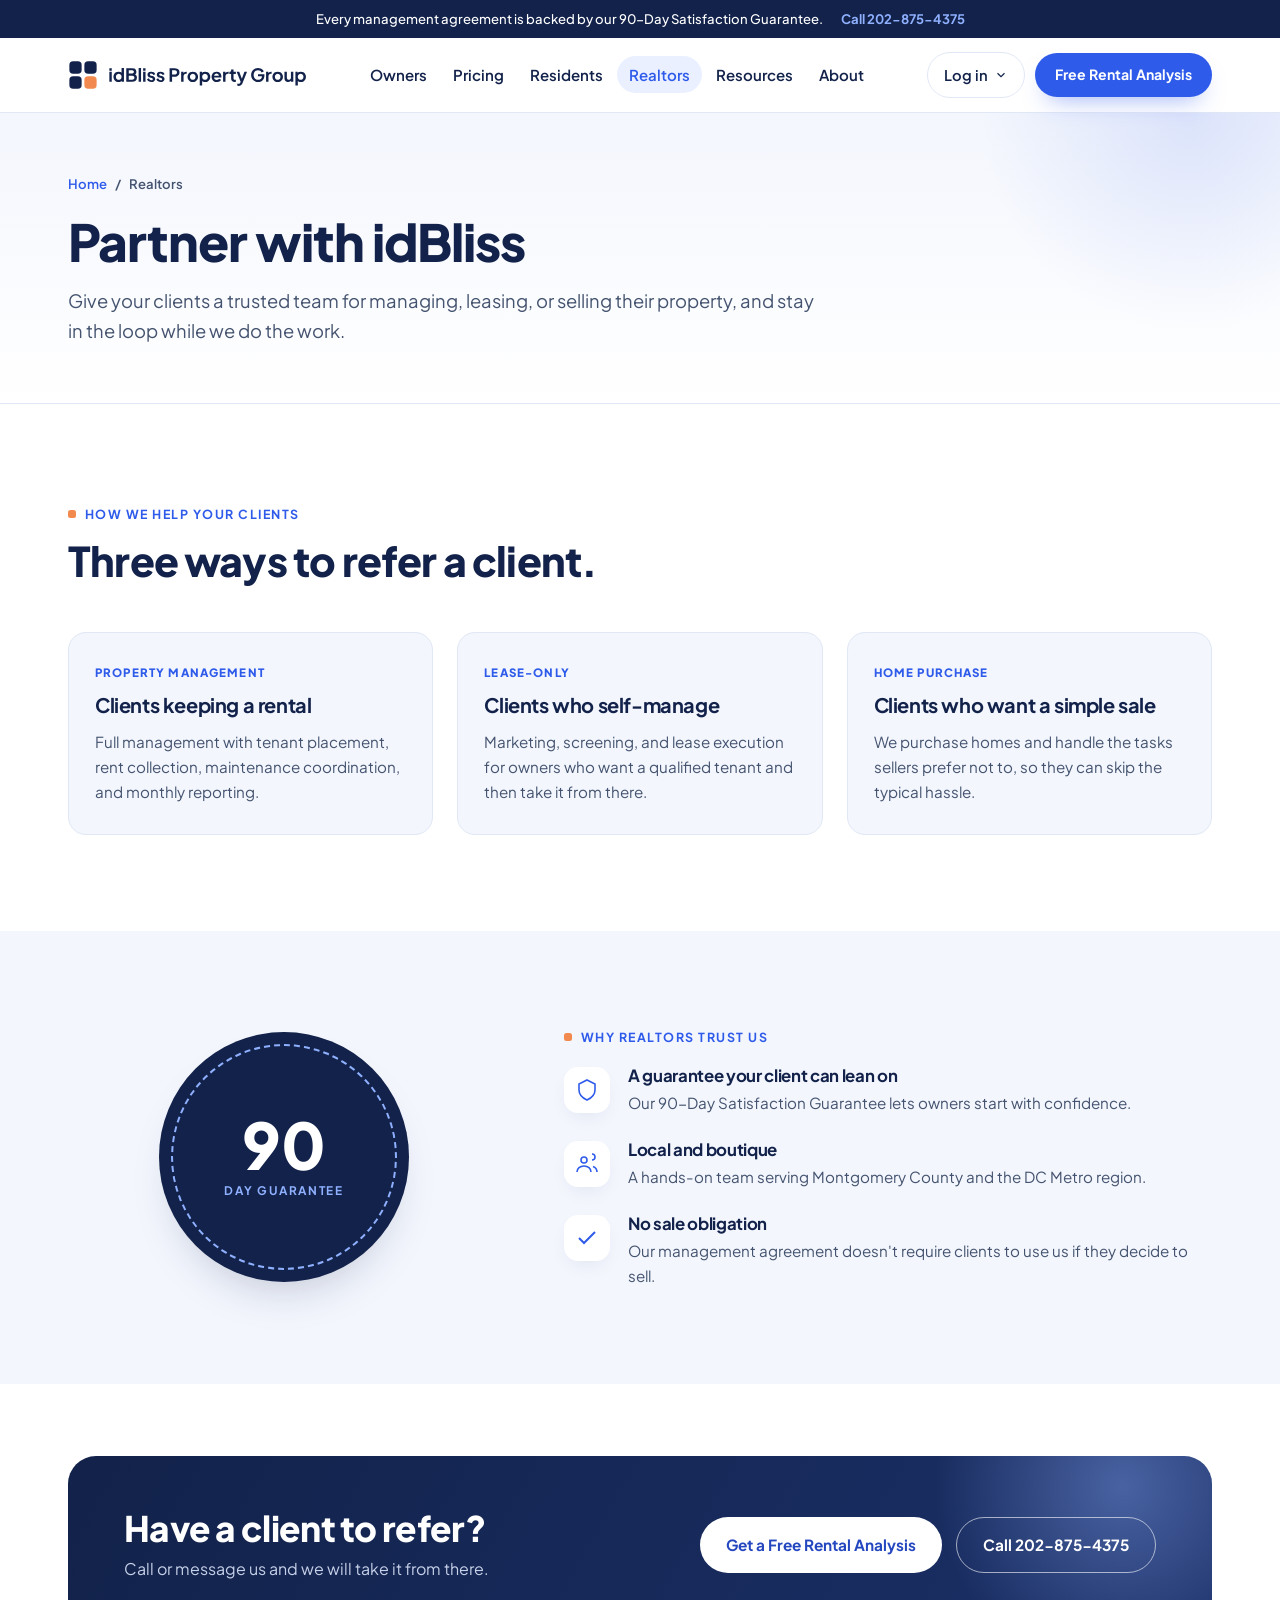
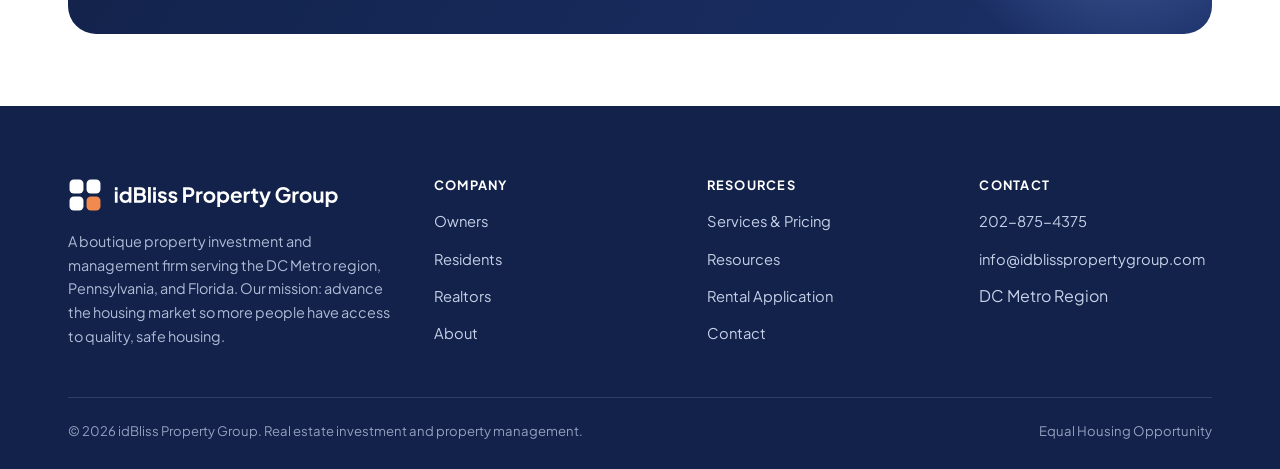
<file: realtors.html>
<!DOCTYPE html><html lang="en"><head><meta charset="UTF-8"><meta name="viewport" content="width=device-width, initial-scale=1">
<title>Realtor Partnerships: Property Management & Leasing | idBliss</title><meta name="description" content="Realtors in the DC Metro area: refer owners and investors to idBliss Property Group for property management, lease-only service, and as-is home purchases."><link rel="canonical" href="https://www.idblisspropertygroup.com/realtors.html">
<meta property="og:title" content="Realtor Partnerships: Property Management & Leasing | idBliss"><meta property="og:description" content="Realtors in the DC Metro area: refer owners and investors to idBliss Property Group for property management, lease-only service, and as-is home purchases."><meta property="og:type" content="website"><meta property="og:url" content="https://www.idblisspropertygroup.com/realtors.html"><meta name="twitter:card" content="summary_large_image"><meta property="og:image" content="https://www.idblisspropertygroup.com/og-image.png"><meta name="theme-color" content="#12224A">
<link rel="icon" href="favicon.svg" type="image/svg+xml"><link rel="icon" href="favicon-32.png" sizes="32x32" type="image/png"><link rel="apple-touch-icon" href="favicon-180.png">
<link rel="preconnect" href="https://fonts.googleapis.com"><link rel="preconnect" href="https://fonts.gstatic.com" crossorigin>
<link href="https://fonts.googleapis.com/css2?family=Plus+Jakarta+Sans:wght@400;500;600;700;800&display=swap" rel="stylesheet">
<link rel="stylesheet" href="styles.css"></head><body><div class="topbar"><div class="wrap"><span>Every management agreement is backed by our 90-Day Satisfaction Guarantee.</span><a href="tel:+12028754375">Call 202-875-4375</a></div></div><nav class="mainnav" aria-label="Primary"><div class="wrap">
<a class="brand" href="index.html" data-route="home" aria-label="idBliss Property Group, home"><span class="lg-full"><svg class="logo" focusable="false" viewBox="0 0 350.06 44.00" aria-hidden="true"><rect x="2.00" y="2.00" width="18.00" height="18.00" rx="5.50" fill="#12224A"/><rect x="24.00" y="2.00" width="18.00" height="18.00" rx="5.50" fill="#12224A"/><rect x="2.00" y="24.00" width="18.00" height="18.00" rx="5.50" fill="#12224A"/><rect x="24.00" y="24.00" width="18.00" height="18.00" rx="5.50" fill="#F2894E"/><path d="M60.65 32.06V17.37H64.18V32.06ZM60.65 15.72V11.94H64.18V15.72ZM74.07 32.38Q71.93 32.38 70.26 31.37Q68.58 30.36 67.61 28.60Q66.64 26.85 66.64 24.71Q66.64 22.55 67.61 20.83Q68.58 19.10 70.27 18.07Q71.96 17.05 74.04 17.05Q75.71 17.05 77.02 17.71Q78.33 18.37 79.09 19.56L78.55 20.29V11.62H82.08V32.06H78.74V29.22L79.11 29.92Q78.36 31.11 77.01 31.75Q75.66 32.38 74.07 32.38ZM74.44 29.14Q75.66 29.14 76.58 28.57Q77.49 28.01 78.02 27.01Q78.55 26.01 78.55 24.71Q78.55 23.44 78.02 22.43Q77.49 21.42 76.58 20.85Q75.66 20.29 74.44 20.29Q73.26 20.29 72.31 20.87Q71.37 21.45 70.84 22.43Q70.31 23.42 70.31 24.71Q70.31 26.01 70.84 27.01Q71.37 28.01 72.31 28.57Q73.26 29.14 74.44 29.14ZM85.46 32.06V11.94H93.94Q95.94 11.94 97.35 12.63Q98.77 13.32 99.54 14.57Q100.31 15.83 100.31 17.61Q100.31 18.99 99.57 20.19Q98.82 21.39 97.20 22.18V20.47Q98.69 21.04 99.55 21.88Q100.42 22.72 100.77 23.74Q101.12 24.77 101.12 25.90Q101.12 28.79 99.22 30.42Q97.31 32.06 93.94 32.06ZM89.13 28.82H94.32Q95.75 28.82 96.60 28.02Q97.45 27.22 97.45 25.90Q97.45 24.58 96.60 23.77Q95.75 22.96 94.32 22.96H89.13ZM89.13 19.75H94.13Q95.26 19.75 95.94 19.08Q96.61 18.42 96.61 17.37Q96.61 16.32 95.94 15.70Q95.26 15.07 94.13 15.07H89.13ZM103.60 32.06V11.62H107.14V32.06ZM110.19 32.06V17.37H113.73V32.06ZM110.19 15.72V11.94H113.73V15.72ZM122.37 32.38Q120.02 32.38 118.28 31.26Q116.54 30.14 115.89 28.22L118.53 26.95Q119.10 28.20 120.11 28.90Q121.13 29.60 122.37 29.60Q123.34 29.60 123.91 29.17Q124.47 28.74 124.47 28.03Q124.47 27.60 124.25 27.32Q124.02 27.04 123.62 26.83Q123.23 26.63 122.77 26.50L120.37 25.82Q118.51 25.28 117.55 24.17Q116.59 23.07 116.59 21.55Q116.59 20.20 117.28 19.19Q117.97 18.18 119.20 17.61Q120.42 17.05 122.02 17.05Q124.10 17.05 125.69 18.04Q127.28 19.04 127.96 20.85L125.26 22.12Q124.88 21.12 123.99 20.53Q123.10 19.93 121.99 19.93Q121.10 19.93 120.59 20.34Q120.07 20.74 120.07 21.39Q120.07 21.80 120.29 22.09Q120.51 22.39 120.90 22.58Q121.29 22.77 121.80 22.93L124.15 23.63Q125.96 24.17 126.95 25.25Q127.93 26.33 127.93 27.90Q127.93 29.22 127.23 30.23Q126.53 31.25 125.28 31.81Q124.04 32.38 122.37 32.38ZM136.03 32.38Q133.68 32.38 131.94 31.26Q130.20 30.14 129.55 28.22L132.20 26.95Q132.76 28.20 133.78 28.90Q134.79 29.60 136.03 29.60Q137.00 29.60 137.57 29.17Q138.14 28.74 138.14 28.03Q138.14 27.60 137.91 27.32Q137.68 27.04 137.29 26.83Q136.89 26.63 136.44 26.50L134.03 25.82Q132.17 25.28 131.21 24.17Q130.25 23.07 130.25 21.55Q130.25 20.20 130.94 19.19Q131.63 18.18 132.86 17.61Q134.09 17.05 135.68 17.05Q137.76 17.05 139.35 18.04Q140.94 19.04 141.62 20.85L138.92 22.12Q138.54 21.12 137.65 20.53Q136.76 19.93 135.65 19.93Q134.76 19.93 134.25 20.34Q133.74 20.74 133.74 21.39Q133.74 21.80 133.95 22.09Q134.17 22.39 134.56 22.58Q134.95 22.77 135.46 22.93L137.81 23.63Q139.62 24.17 140.61 25.25Q141.59 26.33 141.59 27.90Q141.59 29.22 140.89 30.23Q140.19 31.25 138.95 31.81Q137.70 32.38 136.03 32.38ZM148.99 32.06V11.94H156.50Q158.55 11.94 160.13 12.68Q161.71 13.43 162.60 14.84Q163.49 16.26 163.49 18.29Q163.49 20.29 162.59 21.70Q161.68 23.12 160.12 23.88Q158.55 24.63 156.50 24.63H152.66V32.06ZM152.66 21.39H156.55Q157.55 21.39 158.28 21.00Q159.01 20.61 159.41 19.91Q159.82 19.21 159.82 18.29Q159.82 17.34 159.41 16.65Q159.01 15.97 158.28 15.57Q157.55 15.18 156.55 15.18H152.66ZM165.97 32.06V17.37H169.29V20.64L169.03 20.15Q169.54 18.50 170.63 17.86Q171.72 17.21 173.26 17.21H174.13V20.34H172.86Q171.35 20.34 170.43 21.27Q169.51 22.20 169.51 23.88V32.06ZM183.04 32.38Q180.88 32.38 179.11 31.38Q177.34 30.38 176.30 28.66Q175.26 26.93 175.26 24.71Q175.26 22.50 176.30 20.77Q177.34 19.04 179.10 18.04Q180.85 17.05 183.04 17.05Q185.20 17.05 186.95 18.04Q188.71 19.04 189.75 20.76Q190.79 22.47 190.79 24.71Q190.79 26.93 189.73 28.66Q188.68 30.38 186.93 31.38Q185.17 32.38 183.04 32.38ZM183.04 29.14Q184.23 29.14 185.13 28.57Q186.03 28.01 186.56 26.99Q187.09 25.98 187.09 24.71Q187.09 23.42 186.56 22.43Q186.03 21.45 185.13 20.87Q184.23 20.29 183.04 20.29Q181.82 20.29 180.91 20.87Q179.99 21.45 179.46 22.43Q178.93 23.42 178.93 24.71Q178.93 25.98 179.46 26.99Q179.99 28.01 180.91 28.57Q181.82 29.14 183.04 29.14ZM193.24 37.46V17.37H196.56V20.29L196.24 19.56Q197.00 18.37 198.29 17.71Q199.59 17.05 201.29 17.05Q203.37 17.05 205.04 18.07Q206.72 19.10 207.70 20.83Q208.69 22.55 208.69 24.71Q208.69 26.85 207.72 28.60Q206.74 30.36 205.07 31.37Q203.40 32.38 201.26 32.38Q199.67 32.38 198.33 31.75Q197.00 31.11 196.21 29.92L196.78 29.22V37.46ZM200.86 29.14Q202.07 29.14 203.02 28.57Q203.96 28.01 204.49 27.01Q205.02 26.01 205.02 24.71Q205.02 23.42 204.49 22.43Q203.96 21.45 203.02 20.87Q202.07 20.29 200.86 20.29Q199.70 20.29 198.77 20.85Q197.83 21.42 197.31 22.43Q196.78 23.44 196.78 24.71Q196.78 26.01 197.31 27.01Q197.83 28.01 198.77 28.57Q199.70 29.14 200.86 29.14ZM218.14 32.38Q215.87 32.38 214.17 31.36Q212.47 30.33 211.52 28.57Q210.58 26.82 210.58 24.69Q210.58 22.47 211.54 20.76Q212.50 19.04 214.16 18.04Q215.82 17.05 217.87 17.05Q219.60 17.05 220.91 17.61Q222.22 18.18 223.13 19.18Q224.05 20.18 224.54 21.46Q225.02 22.74 225.02 24.23Q225.02 24.61 224.98 25.01Q224.94 25.42 224.83 25.71H213.49V23.01H222.84L221.16 24.28Q221.41 23.04 221.04 22.07Q220.68 21.10 219.85 20.53Q219.03 19.96 217.87 19.96Q216.76 19.96 215.90 20.52Q215.03 21.07 214.59 22.13Q214.14 23.20 214.25 24.71Q214.14 26.06 214.61 27.10Q215.09 28.14 216.02 28.71Q216.95 29.28 218.17 29.28Q219.38 29.28 220.23 28.76Q221.08 28.25 221.57 27.39L224.43 28.79Q224.00 29.84 223.08 30.65Q222.16 31.46 220.91 31.92Q219.65 32.38 218.14 32.38ZM227.48 32.06V17.37H230.80V20.64L230.53 20.15Q231.04 18.50 232.14 17.86Q233.23 17.21 234.77 17.21H235.63V20.34H234.37Q232.85 20.34 231.94 21.27Q231.02 22.20 231.02 23.88V32.06ZM244.46 32.22Q241.98 32.22 240.62 30.86Q239.25 29.49 239.25 27.01V20.53H236.71V17.37H236.98Q238.06 17.37 238.66 16.80Q239.25 16.24 239.25 15.16V14.02H242.79V17.37H246.16V20.53H242.79V26.82Q242.79 27.55 243.05 28.06Q243.30 28.57 243.86 28.84Q244.41 29.11 245.27 29.11Q245.46 29.11 245.72 29.09Q245.97 29.06 246.22 29.03V32.06Q245.84 32.11 245.35 32.17Q244.87 32.22 244.46 32.22ZM250.48 38.00Q249.89 38.00 249.32 37.90Q248.76 37.81 248.30 37.57V34.62Q248.65 34.70 249.15 34.78Q249.65 34.87 250.08 34.87Q251.29 34.87 251.85 34.31Q252.40 33.76 252.83 32.84L253.81 30.57L253.75 33.54L247.35 17.37H251.16L255.64 29.30H254.29L258.75 17.37H262.58L256.18 33.54Q255.61 34.95 254.80 35.95Q253.99 36.94 252.93 37.47Q251.86 38.00 250.48 38.00ZM278.73 32.38Q276.57 32.38 274.73 31.60Q272.89 30.82 271.52 29.41Q270.14 28.01 269.37 26.12Q268.60 24.23 268.60 21.99Q268.60 19.75 269.34 17.84Q270.09 15.94 271.45 14.55Q272.81 13.16 274.65 12.39Q276.48 11.62 278.64 11.62Q280.80 11.62 282.52 12.35Q284.23 13.08 285.42 14.28Q286.61 15.48 287.12 16.91L283.86 18.48Q283.29 16.91 281.94 15.94Q280.59 14.97 278.64 14.97Q276.75 14.97 275.31 15.86Q273.87 16.75 273.07 18.31Q272.27 19.88 272.27 21.99Q272.27 24.09 273.10 25.67Q273.92 27.25 275.38 28.14Q276.84 29.03 278.73 29.03Q280.26 29.03 281.56 28.43Q282.86 27.82 283.64 26.70Q284.42 25.58 284.42 24.04V22.50L286.10 23.96H278.64V20.85H288.09V22.88Q288.09 25.20 287.31 26.98Q286.53 28.76 285.19 29.96Q283.86 31.17 282.18 31.77Q280.51 32.38 278.73 32.38ZM290.50 32.06V17.37H293.82V20.64L293.55 20.15Q294.06 18.50 295.16 17.86Q296.25 17.21 297.79 17.21H298.65V20.34H297.38Q295.87 20.34 294.95 21.27Q294.04 22.20 294.04 23.88V32.06ZM307.56 32.38Q305.40 32.38 303.63 31.38Q301.87 30.38 300.83 28.66Q299.79 26.93 299.79 24.71Q299.79 22.50 300.83 20.77Q301.87 19.04 303.62 18.04Q305.38 17.05 307.56 17.05Q309.72 17.05 311.48 18.04Q313.23 19.04 314.27 20.76Q315.31 22.47 315.31 24.71Q315.31 26.93 314.26 28.66Q313.20 30.38 311.45 31.38Q309.69 32.38 307.56 32.38ZM307.56 29.14Q308.75 29.14 309.65 28.57Q310.56 28.01 311.09 26.99Q311.61 25.98 311.61 24.71Q311.61 23.42 311.09 22.43Q310.56 21.45 309.65 20.87Q308.75 20.29 307.56 20.29Q306.35 20.29 305.43 20.87Q304.51 21.45 303.98 22.43Q303.46 23.42 303.46 24.71Q303.46 25.98 303.98 26.99Q304.51 28.01 305.43 28.57Q306.35 29.14 307.56 29.14ZM323.01 32.38Q321.31 32.38 320.05 31.63Q318.79 30.87 318.13 29.52Q317.47 28.17 317.47 26.36V17.37H321.01V26.06Q321.01 26.98 321.37 27.67Q321.74 28.36 322.43 28.75Q323.11 29.14 323.98 29.14Q324.84 29.14 325.52 28.75Q326.19 28.36 326.57 27.66Q326.95 26.95 326.95 25.98V17.37H330.48V32.06H327.14V29.17L327.43 29.68Q326.92 31.03 325.75 31.71Q324.57 32.38 323.01 32.38ZM333.56 37.46V17.37H336.88V20.29L336.56 19.56Q337.32 18.37 338.61 17.71Q339.91 17.05 341.61 17.05Q343.69 17.05 345.36 18.07Q347.04 19.10 348.02 20.83Q349.01 22.55 349.01 24.71Q349.01 26.85 348.03 28.60Q347.06 30.36 345.39 31.37Q343.71 32.38 341.58 32.38Q339.99 32.38 338.65 31.75Q337.32 31.11 336.53 29.92L337.10 29.22V37.46ZM341.18 29.14Q342.39 29.14 343.34 28.57Q344.28 28.01 344.81 27.01Q345.33 26.01 345.33 24.71Q345.33 23.42 344.81 22.43Q344.28 21.45 343.34 20.87Q342.39 20.29 341.18 20.29Q340.02 20.29 339.08 20.85Q338.15 21.42 337.63 22.43Q337.10 23.44 337.10 24.71Q337.10 26.01 337.63 27.01Q338.15 28.01 339.08 28.57Q340.02 29.14 341.18 29.14Z" fill="#12224A"/></svg></span><span class="lg-compact"><svg class="logo" focusable="false" viewBox="0 0 142.67 44.00" aria-hidden="true"><rect x="2.00" y="2.00" width="18.00" height="18.00" rx="5.50" fill="#12224A"/><rect x="24.00" y="2.00" width="18.00" height="18.00" rx="5.50" fill="#12224A"/><rect x="2.00" y="24.00" width="18.00" height="18.00" rx="5.50" fill="#12224A"/><rect x="24.00" y="24.00" width="18.00" height="18.00" rx="5.50" fill="#F2894E"/><path d="M60.65 32.06V17.37H64.18V32.06ZM60.65 15.72V11.94H64.18V15.72ZM74.07 32.38Q71.93 32.38 70.26 31.37Q68.58 30.36 67.61 28.60Q66.64 26.85 66.64 24.71Q66.64 22.55 67.61 20.83Q68.58 19.10 70.27 18.07Q71.96 17.05 74.04 17.05Q75.71 17.05 77.02 17.71Q78.33 18.37 79.09 19.56L78.55 20.29V11.62H82.08V32.06H78.74V29.22L79.11 29.92Q78.36 31.11 77.01 31.75Q75.66 32.38 74.07 32.38ZM74.44 29.14Q75.66 29.14 76.58 28.57Q77.49 28.01 78.02 27.01Q78.55 26.01 78.55 24.71Q78.55 23.44 78.02 22.43Q77.49 21.42 76.58 20.85Q75.66 20.29 74.44 20.29Q73.26 20.29 72.31 20.87Q71.37 21.45 70.84 22.43Q70.31 23.42 70.31 24.71Q70.31 26.01 70.84 27.01Q71.37 28.01 72.31 28.57Q73.26 29.14 74.44 29.14ZM85.46 32.06V11.94H93.94Q95.94 11.94 97.35 12.63Q98.77 13.32 99.54 14.57Q100.31 15.83 100.31 17.61Q100.31 18.99 99.57 20.19Q98.82 21.39 97.20 22.18V20.47Q98.69 21.04 99.55 21.88Q100.42 22.72 100.77 23.74Q101.12 24.77 101.12 25.90Q101.12 28.79 99.22 30.42Q97.31 32.06 93.94 32.06ZM89.13 28.82H94.32Q95.75 28.82 96.60 28.02Q97.45 27.22 97.45 25.90Q97.45 24.58 96.60 23.77Q95.75 22.96 94.32 22.96H89.13ZM89.13 19.75H94.13Q95.26 19.75 95.94 19.08Q96.61 18.42 96.61 17.37Q96.61 16.32 95.94 15.70Q95.26 15.07 94.13 15.07H89.13ZM103.60 32.06V11.62H107.14V32.06ZM110.19 32.06V17.37H113.73V32.06ZM110.19 15.72V11.94H113.73V15.72ZM122.37 32.38Q120.02 32.38 118.28 31.26Q116.54 30.14 115.89 28.22L118.53 26.95Q119.10 28.20 120.11 28.90Q121.13 29.60 122.37 29.60Q123.34 29.60 123.91 29.17Q124.47 28.74 124.47 28.03Q124.47 27.60 124.25 27.32Q124.02 27.04 123.62 26.83Q123.23 26.63 122.77 26.50L120.37 25.82Q118.51 25.28 117.55 24.17Q116.59 23.07 116.59 21.55Q116.59 20.20 117.28 19.19Q117.97 18.18 119.20 17.61Q120.42 17.05 122.02 17.05Q124.10 17.05 125.69 18.04Q127.28 19.04 127.96 20.85L125.26 22.12Q124.88 21.12 123.99 20.53Q123.10 19.93 121.99 19.93Q121.10 19.93 120.59 20.34Q120.07 20.74 120.07 21.39Q120.07 21.80 120.29 22.09Q120.51 22.39 120.90 22.58Q121.29 22.77 121.80 22.93L124.15 23.63Q125.96 24.17 126.95 25.25Q127.93 26.33 127.93 27.90Q127.93 29.22 127.23 30.23Q126.53 31.25 125.28 31.81Q124.04 32.38 122.37 32.38ZM136.03 32.38Q133.68 32.38 131.94 31.26Q130.20 30.14 129.55 28.22L132.20 26.95Q132.76 28.20 133.78 28.90Q134.79 29.60 136.03 29.60Q137.00 29.60 137.57 29.17Q138.14 28.74 138.14 28.03Q138.14 27.60 137.91 27.32Q137.68 27.04 137.29 26.83Q136.89 26.63 136.44 26.50L134.03 25.82Q132.17 25.28 131.21 24.17Q130.25 23.07 130.25 21.55Q130.25 20.20 130.94 19.19Q131.63 18.18 132.86 17.61Q134.09 17.05 135.68 17.05Q137.76 17.05 139.35 18.04Q140.94 19.04 141.62 20.85L138.92 22.12Q138.54 21.12 137.65 20.53Q136.76 19.93 135.65 19.93Q134.76 19.93 134.25 20.34Q133.74 20.74 133.74 21.39Q133.74 21.80 133.95 22.09Q134.17 22.39 134.56 22.58Q134.95 22.77 135.46 22.93L137.81 23.63Q139.62 24.17 140.61 25.25Q141.59 26.33 141.59 27.90Q141.59 29.22 140.89 30.23Q140.19 31.25 138.95 31.81Q137.70 32.38 136.03 32.38Z" fill="#12224A"/></svg></span></a>
<ul class="navlinks"><li><a href="owners.html" data-route="owners">Owners</a></li><li><a href="services-pricing.html" data-route="pricing">Pricing</a></li><li><a href="residents.html" data-route="residents">Residents</a></li><li><a href="realtors.html" data-route="realtors" aria-current="page" class="active">Realtors</a></li><li><a href="resources.html" data-route="resources">Resources</a></li><li><a href="about-us.html" data-route="about">About</a></li><li class="drawer-only"><a href="https://signin.managebuilding.com/manager/public/authentication/login" target="_blank" rel="noopener">Owner Portal Log in</a></li><li class="drawer-only"><a href="https://idblisspropertygroup.managebuilding.com/Resident/portal/login" target="_blank" rel="noopener">Resident Portal Log in</a></li><li class="drawer-cta"><a class="btn btn-primary" href="contact-us.html">Free Rental Analysis</a></li></ul>
<div class="nav-cta"><details class="login"><summary>Log in <svg viewBox="0 0 24 24" width="14" height="14" fill="none" stroke="currentColor" stroke-width="2"><path d="M6 9l6 6 6-6"/></svg></summary><div class="login-menu"><a href="https://signin.managebuilding.com/manager/public/authentication/login" target="_blank" rel="noopener">Owner Portal</a><a href="https://idblisspropertygroup.managebuilding.com/Resident/portal/login" target="_blank" rel="noopener">Resident Portal</a></div></details><a class="btn btn-primary btn-sm" href="contact-us.html">Free Rental Analysis</a><button class="menu-toggle" aria-label="Toggle menu" aria-expanded="false">&#9776;</button></div>
</div></nav><main><header class="page-head"><div class="wrap"><nav class="crumbs" aria-label="Breadcrumb"><a href="index.html">Home</a> <span>/</span> <span aria-current="page">Realtors</span></nav><h1>Partner with idBliss</h1><p class="lede">Give your clients a trusted team for managing, leasing, or selling their property, and stay in the loop while we do the work.</p></div></header>
<section class="benefits"><div class="wrap">
 <div class="section-head"><span class="eyebrow">How We Help Your Clients</span><h2>Three ways to refer a client.</h2></div>
 <div class="path-grid">
  <div class="path-card"><span class="path-num">PROPERTY MANAGEMENT</span><h3>Clients keeping a rental</h3><p>Full management with tenant placement, rent collection, maintenance coordination, and monthly reporting.</p></div>
  <div class="path-card"><span class="path-num">LEASE-ONLY</span><h3>Clients who self-manage</h3><p>Marketing, screening, and lease execution for owners who want a qualified tenant and then take it from there.</p></div>
  <div class="path-card"><span class="path-num">HOME PURCHASE</span><h3>Clients who want a simple sale</h3><p>We purchase homes and handle the tasks sellers prefer not to, so they can skip the typical hassle.</p></div>
 </div>
</div></section>

<section class="guarantee"><div class="wrap">
 <div class="big-seal"><div class="big-seal-inner"><span class="num">90</span><span class="lbl">Day Guarantee</span></div></div>
 <div class="guarantee-list">
  <span class="eyebrow">Why Realtors Trust Us</span>
  <div class="g-item"><svg class="g-ic" viewBox="0 0 24 24" fill="none" stroke="currentColor" stroke-width="1.6"><path d="M12 2l8 4v6c0 5-3.5 8-8 10-4.5-2-8-5-8-10V6z"/></svg><div><h3>A guarantee your client can lean on</h3><p>Our 90-Day Satisfaction Guarantee lets owners start with confidence.</p></div></div>
  <div class="g-item"><svg class="g-ic" viewBox="0 0 24 24" fill="none" stroke="currentColor" stroke-width="1.6"><circle cx="9" cy="8" r="3"/><path d="M2 20c0-3.5 3-6 7-6s7 2.5 7 6"/><path d="M17 8a3 3 0 100-6"/><path d="M22 20c0-2.6-1.7-4.6-4-5.5"/></svg><div><h3>Local and boutique</h3><p>A hands-on team serving Montgomery County and the DC Metro region.</p></div></div>
  <div class="g-item"><svg class="g-ic" viewBox="0 0 24 24" fill="none" stroke="currentColor" stroke-width="2"><path d="M20 6L9 17l-5-5"/></svg><div><h3>No sale obligation</h3><p>Our management agreement doesn't require clients to use us if they decide to sell.</p></div></div>
 </div>
</div></section>
<section class="cta-band"><div class="wrap"><div class="cta-inner"><div><h2>Have a client to refer?</h2><p>Call or message us and we will take it from there.</p></div>
<div class="cta-btns"><a class="btn btn-primary" href="contact-us.html">Get a Free Rental Analysis</a><a class="btn btn-light" href="tel:+12028754375">Call 202-875-4375</a></div></div></div></section>
</main><footer><div class="wrap"><div class="foot-grid">
<div><div class="foot-logo"><svg class="logo" focusable="false" viewBox="0 0 350.06 44.00" aria-hidden="true"><rect x="2.00" y="2.00" width="18.00" height="18.00" rx="5.50" fill="#FFFFFF"/><rect x="24.00" y="2.00" width="18.00" height="18.00" rx="5.50" fill="#FFFFFF"/><rect x="2.00" y="24.00" width="18.00" height="18.00" rx="5.50" fill="#FFFFFF"/><rect x="24.00" y="24.00" width="18.00" height="18.00" rx="5.50" fill="#F2894E"/><path d="M60.65 32.06V17.37H64.18V32.06ZM60.65 15.72V11.94H64.18V15.72ZM74.07 32.38Q71.93 32.38 70.26 31.37Q68.58 30.36 67.61 28.60Q66.64 26.85 66.64 24.71Q66.64 22.55 67.61 20.83Q68.58 19.10 70.27 18.07Q71.96 17.05 74.04 17.05Q75.71 17.05 77.02 17.71Q78.33 18.37 79.09 19.56L78.55 20.29V11.62H82.08V32.06H78.74V29.22L79.11 29.92Q78.36 31.11 77.01 31.75Q75.66 32.38 74.07 32.38ZM74.44 29.14Q75.66 29.14 76.58 28.57Q77.49 28.01 78.02 27.01Q78.55 26.01 78.55 24.71Q78.55 23.44 78.02 22.43Q77.49 21.42 76.58 20.85Q75.66 20.29 74.44 20.29Q73.26 20.29 72.31 20.87Q71.37 21.45 70.84 22.43Q70.31 23.42 70.31 24.71Q70.31 26.01 70.84 27.01Q71.37 28.01 72.31 28.57Q73.26 29.14 74.44 29.14ZM85.46 32.06V11.94H93.94Q95.94 11.94 97.35 12.63Q98.77 13.32 99.54 14.57Q100.31 15.83 100.31 17.61Q100.31 18.99 99.57 20.19Q98.82 21.39 97.20 22.18V20.47Q98.69 21.04 99.55 21.88Q100.42 22.72 100.77 23.74Q101.12 24.77 101.12 25.90Q101.12 28.79 99.22 30.42Q97.31 32.06 93.94 32.06ZM89.13 28.82H94.32Q95.75 28.82 96.60 28.02Q97.45 27.22 97.45 25.90Q97.45 24.58 96.60 23.77Q95.75 22.96 94.32 22.96H89.13ZM89.13 19.75H94.13Q95.26 19.75 95.94 19.08Q96.61 18.42 96.61 17.37Q96.61 16.32 95.94 15.70Q95.26 15.07 94.13 15.07H89.13ZM103.60 32.06V11.62H107.14V32.06ZM110.19 32.06V17.37H113.73V32.06ZM110.19 15.72V11.94H113.73V15.72ZM122.37 32.38Q120.02 32.38 118.28 31.26Q116.54 30.14 115.89 28.22L118.53 26.95Q119.10 28.20 120.11 28.90Q121.13 29.60 122.37 29.60Q123.34 29.60 123.91 29.17Q124.47 28.74 124.47 28.03Q124.47 27.60 124.25 27.32Q124.02 27.04 123.62 26.83Q123.23 26.63 122.77 26.50L120.37 25.82Q118.51 25.28 117.55 24.17Q116.59 23.07 116.59 21.55Q116.59 20.20 117.28 19.19Q117.97 18.18 119.20 17.61Q120.42 17.05 122.02 17.05Q124.10 17.05 125.69 18.04Q127.28 19.04 127.96 20.85L125.26 22.12Q124.88 21.12 123.99 20.53Q123.10 19.93 121.99 19.93Q121.10 19.93 120.59 20.34Q120.07 20.74 120.07 21.39Q120.07 21.80 120.29 22.09Q120.51 22.39 120.90 22.58Q121.29 22.77 121.80 22.93L124.15 23.63Q125.96 24.17 126.95 25.25Q127.93 26.33 127.93 27.90Q127.93 29.22 127.23 30.23Q126.53 31.25 125.28 31.81Q124.04 32.38 122.37 32.38ZM136.03 32.38Q133.68 32.38 131.94 31.26Q130.20 30.14 129.55 28.22L132.20 26.95Q132.76 28.20 133.78 28.90Q134.79 29.60 136.03 29.60Q137.00 29.60 137.57 29.17Q138.14 28.74 138.14 28.03Q138.14 27.60 137.91 27.32Q137.68 27.04 137.29 26.83Q136.89 26.63 136.44 26.50L134.03 25.82Q132.17 25.28 131.21 24.17Q130.25 23.07 130.25 21.55Q130.25 20.20 130.94 19.19Q131.63 18.18 132.86 17.61Q134.09 17.05 135.68 17.05Q137.76 17.05 139.35 18.04Q140.94 19.04 141.62 20.85L138.92 22.12Q138.54 21.12 137.65 20.53Q136.76 19.93 135.65 19.93Q134.76 19.93 134.25 20.34Q133.74 20.74 133.74 21.39Q133.74 21.80 133.95 22.09Q134.17 22.39 134.56 22.58Q134.95 22.77 135.46 22.93L137.81 23.63Q139.62 24.17 140.61 25.25Q141.59 26.33 141.59 27.90Q141.59 29.22 140.89 30.23Q140.19 31.25 138.95 31.81Q137.70 32.38 136.03 32.38ZM148.99 32.06V11.94H156.50Q158.55 11.94 160.13 12.68Q161.71 13.43 162.60 14.84Q163.49 16.26 163.49 18.29Q163.49 20.29 162.59 21.70Q161.68 23.12 160.12 23.88Q158.55 24.63 156.50 24.63H152.66V32.06ZM152.66 21.39H156.55Q157.55 21.39 158.28 21.00Q159.01 20.61 159.41 19.91Q159.82 19.21 159.82 18.29Q159.82 17.34 159.41 16.65Q159.01 15.97 158.28 15.57Q157.55 15.18 156.55 15.18H152.66ZM165.97 32.06V17.37H169.29V20.64L169.03 20.15Q169.54 18.50 170.63 17.86Q171.72 17.21 173.26 17.21H174.13V20.34H172.86Q171.35 20.34 170.43 21.27Q169.51 22.20 169.51 23.88V32.06ZM183.04 32.38Q180.88 32.38 179.11 31.38Q177.34 30.38 176.30 28.66Q175.26 26.93 175.26 24.71Q175.26 22.50 176.30 20.77Q177.34 19.04 179.10 18.04Q180.85 17.05 183.04 17.05Q185.20 17.05 186.95 18.04Q188.71 19.04 189.75 20.76Q190.79 22.47 190.79 24.71Q190.79 26.93 189.73 28.66Q188.68 30.38 186.93 31.38Q185.17 32.38 183.04 32.38ZM183.04 29.14Q184.23 29.14 185.13 28.57Q186.03 28.01 186.56 26.99Q187.09 25.98 187.09 24.71Q187.09 23.42 186.56 22.43Q186.03 21.45 185.13 20.87Q184.23 20.29 183.04 20.29Q181.82 20.29 180.91 20.87Q179.99 21.45 179.46 22.43Q178.93 23.42 178.93 24.71Q178.93 25.98 179.46 26.99Q179.99 28.01 180.91 28.57Q181.82 29.14 183.04 29.14ZM193.24 37.46V17.37H196.56V20.29L196.24 19.56Q197.00 18.37 198.29 17.71Q199.59 17.05 201.29 17.05Q203.37 17.05 205.04 18.07Q206.72 19.10 207.70 20.83Q208.69 22.55 208.69 24.71Q208.69 26.85 207.72 28.60Q206.74 30.36 205.07 31.37Q203.40 32.38 201.26 32.38Q199.67 32.38 198.33 31.75Q197.00 31.11 196.21 29.92L196.78 29.22V37.46ZM200.86 29.14Q202.07 29.14 203.02 28.57Q203.96 28.01 204.49 27.01Q205.02 26.01 205.02 24.71Q205.02 23.42 204.49 22.43Q203.96 21.45 203.02 20.87Q202.07 20.29 200.86 20.29Q199.70 20.29 198.77 20.85Q197.83 21.42 197.31 22.43Q196.78 23.44 196.78 24.71Q196.78 26.01 197.31 27.01Q197.83 28.01 198.77 28.57Q199.70 29.14 200.86 29.14ZM218.14 32.38Q215.87 32.38 214.17 31.36Q212.47 30.33 211.52 28.57Q210.58 26.82 210.58 24.69Q210.58 22.47 211.54 20.76Q212.50 19.04 214.16 18.04Q215.82 17.05 217.87 17.05Q219.60 17.05 220.91 17.61Q222.22 18.18 223.13 19.18Q224.05 20.18 224.54 21.46Q225.02 22.74 225.02 24.23Q225.02 24.61 224.98 25.01Q224.94 25.42 224.83 25.71H213.49V23.01H222.84L221.16 24.28Q221.41 23.04 221.04 22.07Q220.68 21.10 219.85 20.53Q219.03 19.96 217.87 19.96Q216.76 19.96 215.90 20.52Q215.03 21.07 214.59 22.13Q214.14 23.20 214.25 24.71Q214.14 26.06 214.61 27.10Q215.09 28.14 216.02 28.71Q216.95 29.28 218.17 29.28Q219.38 29.28 220.23 28.76Q221.08 28.25 221.57 27.39L224.43 28.79Q224.00 29.84 223.08 30.65Q222.16 31.46 220.91 31.92Q219.65 32.38 218.14 32.38ZM227.48 32.06V17.37H230.80V20.64L230.53 20.15Q231.04 18.50 232.14 17.86Q233.23 17.21 234.77 17.21H235.63V20.34H234.37Q232.85 20.34 231.94 21.27Q231.02 22.20 231.02 23.88V32.06ZM244.46 32.22Q241.98 32.22 240.62 30.86Q239.25 29.49 239.25 27.01V20.53H236.71V17.37H236.98Q238.06 17.37 238.66 16.80Q239.25 16.24 239.25 15.16V14.02H242.79V17.37H246.16V20.53H242.79V26.82Q242.79 27.55 243.05 28.06Q243.30 28.57 243.86 28.84Q244.41 29.11 245.27 29.11Q245.46 29.11 245.72 29.09Q245.97 29.06 246.22 29.03V32.06Q245.84 32.11 245.35 32.17Q244.87 32.22 244.46 32.22ZM250.48 38.00Q249.89 38.00 249.32 37.90Q248.76 37.81 248.30 37.57V34.62Q248.65 34.70 249.15 34.78Q249.65 34.87 250.08 34.87Q251.29 34.87 251.85 34.31Q252.40 33.76 252.83 32.84L253.81 30.57L253.75 33.54L247.35 17.37H251.16L255.64 29.30H254.29L258.75 17.37H262.58L256.18 33.54Q255.61 34.95 254.80 35.95Q253.99 36.94 252.93 37.47Q251.86 38.00 250.48 38.00ZM278.73 32.38Q276.57 32.38 274.73 31.60Q272.89 30.82 271.52 29.41Q270.14 28.01 269.37 26.12Q268.60 24.23 268.60 21.99Q268.60 19.75 269.34 17.84Q270.09 15.94 271.45 14.55Q272.81 13.16 274.65 12.39Q276.48 11.62 278.64 11.62Q280.80 11.62 282.52 12.35Q284.23 13.08 285.42 14.28Q286.61 15.48 287.12 16.91L283.86 18.48Q283.29 16.91 281.94 15.94Q280.59 14.97 278.64 14.97Q276.75 14.97 275.31 15.86Q273.87 16.75 273.07 18.31Q272.27 19.88 272.27 21.99Q272.27 24.09 273.10 25.67Q273.92 27.25 275.38 28.14Q276.84 29.03 278.73 29.03Q280.26 29.03 281.56 28.43Q282.86 27.82 283.64 26.70Q284.42 25.58 284.42 24.04V22.50L286.10 23.96H278.64V20.85H288.09V22.88Q288.09 25.20 287.31 26.98Q286.53 28.76 285.19 29.96Q283.86 31.17 282.18 31.77Q280.51 32.38 278.73 32.38ZM290.50 32.06V17.37H293.82V20.64L293.55 20.15Q294.06 18.50 295.16 17.86Q296.25 17.21 297.79 17.21H298.65V20.34H297.38Q295.87 20.34 294.95 21.27Q294.04 22.20 294.04 23.88V32.06ZM307.56 32.38Q305.40 32.38 303.63 31.38Q301.87 30.38 300.83 28.66Q299.79 26.93 299.79 24.71Q299.79 22.50 300.83 20.77Q301.87 19.04 303.62 18.04Q305.38 17.05 307.56 17.05Q309.72 17.05 311.48 18.04Q313.23 19.04 314.27 20.76Q315.31 22.47 315.31 24.71Q315.31 26.93 314.26 28.66Q313.20 30.38 311.45 31.38Q309.69 32.38 307.56 32.38ZM307.56 29.14Q308.75 29.14 309.65 28.57Q310.56 28.01 311.09 26.99Q311.61 25.98 311.61 24.71Q311.61 23.42 311.09 22.43Q310.56 21.45 309.65 20.87Q308.75 20.29 307.56 20.29Q306.35 20.29 305.43 20.87Q304.51 21.45 303.98 22.43Q303.46 23.42 303.46 24.71Q303.46 25.98 303.98 26.99Q304.51 28.01 305.43 28.57Q306.35 29.14 307.56 29.14ZM323.01 32.38Q321.31 32.38 320.05 31.63Q318.79 30.87 318.13 29.52Q317.47 28.17 317.47 26.36V17.37H321.01V26.06Q321.01 26.98 321.37 27.67Q321.74 28.36 322.43 28.75Q323.11 29.14 323.98 29.14Q324.84 29.14 325.52 28.75Q326.19 28.36 326.57 27.66Q326.95 26.95 326.95 25.98V17.37H330.48V32.06H327.14V29.17L327.43 29.68Q326.92 31.03 325.75 31.71Q324.57 32.38 323.01 32.38ZM333.56 37.46V17.37H336.88V20.29L336.56 19.56Q337.32 18.37 338.61 17.71Q339.91 17.05 341.61 17.05Q343.69 17.05 345.36 18.07Q347.04 19.10 348.02 20.83Q349.01 22.55 349.01 24.71Q349.01 26.85 348.03 28.60Q347.06 30.36 345.39 31.37Q343.71 32.38 341.58 32.38Q339.99 32.38 338.65 31.75Q337.32 31.11 336.53 29.92L337.10 29.22V37.46ZM341.18 29.14Q342.39 29.14 343.34 28.57Q344.28 28.01 344.81 27.01Q345.33 26.01 345.33 24.71Q345.33 23.42 344.81 22.43Q344.28 21.45 343.34 20.87Q342.39 20.29 341.18 20.29Q340.02 20.29 339.08 20.85Q338.15 21.42 337.63 22.43Q337.10 23.44 337.10 24.71Q337.10 26.01 337.63 27.01Q338.15 28.01 339.08 28.57Q340.02 29.14 341.18 29.14Z" fill="#FFFFFF"/></svg></div><p>A boutique property investment and management firm serving the DC Metro region, Pennsylvania, and Florida. Our mission: advance the housing market so more people have access to quality, safe housing.</p></div>
<div><h2 class="foot-h">Company</h2><ul><li><a href="owners.html">Owners</a></li><li><a href="residents.html">Residents</a></li><li><a href="realtors.html">Realtors</a></li><li><a href="about-us.html">About</a></li></ul></div>
<div><h2 class="foot-h">Resources</h2><ul><li><a href="services-pricing.html">Services &amp; Pricing</a></li><li><a href="resources.html">Resources</a></li><li><a href="https://idblisspropertygroup.managebuilding.com/Resident/rental-application/new" target="_blank" rel="noopener">Rental Application</a></li><li><a href="contact-us.html">Contact</a></li></ul></div>
<div><h2 class="foot-h">Contact</h2><ul><li><a href="tel:+12028754375">202-875-4375</a></li><li><a href="mailto:info@idblisspropertygroup.com">info@idblisspropertygroup.com</a></li><li>DC Metro Region</li></ul></div>
</div><div class="foot-bottom"><span>&copy; 2026 idBliss Property Group. Real estate investment and property management.</span><span>Equal Housing Opportunity</span></div></div></footer><script src="site.js"></script></body></html>
</file>
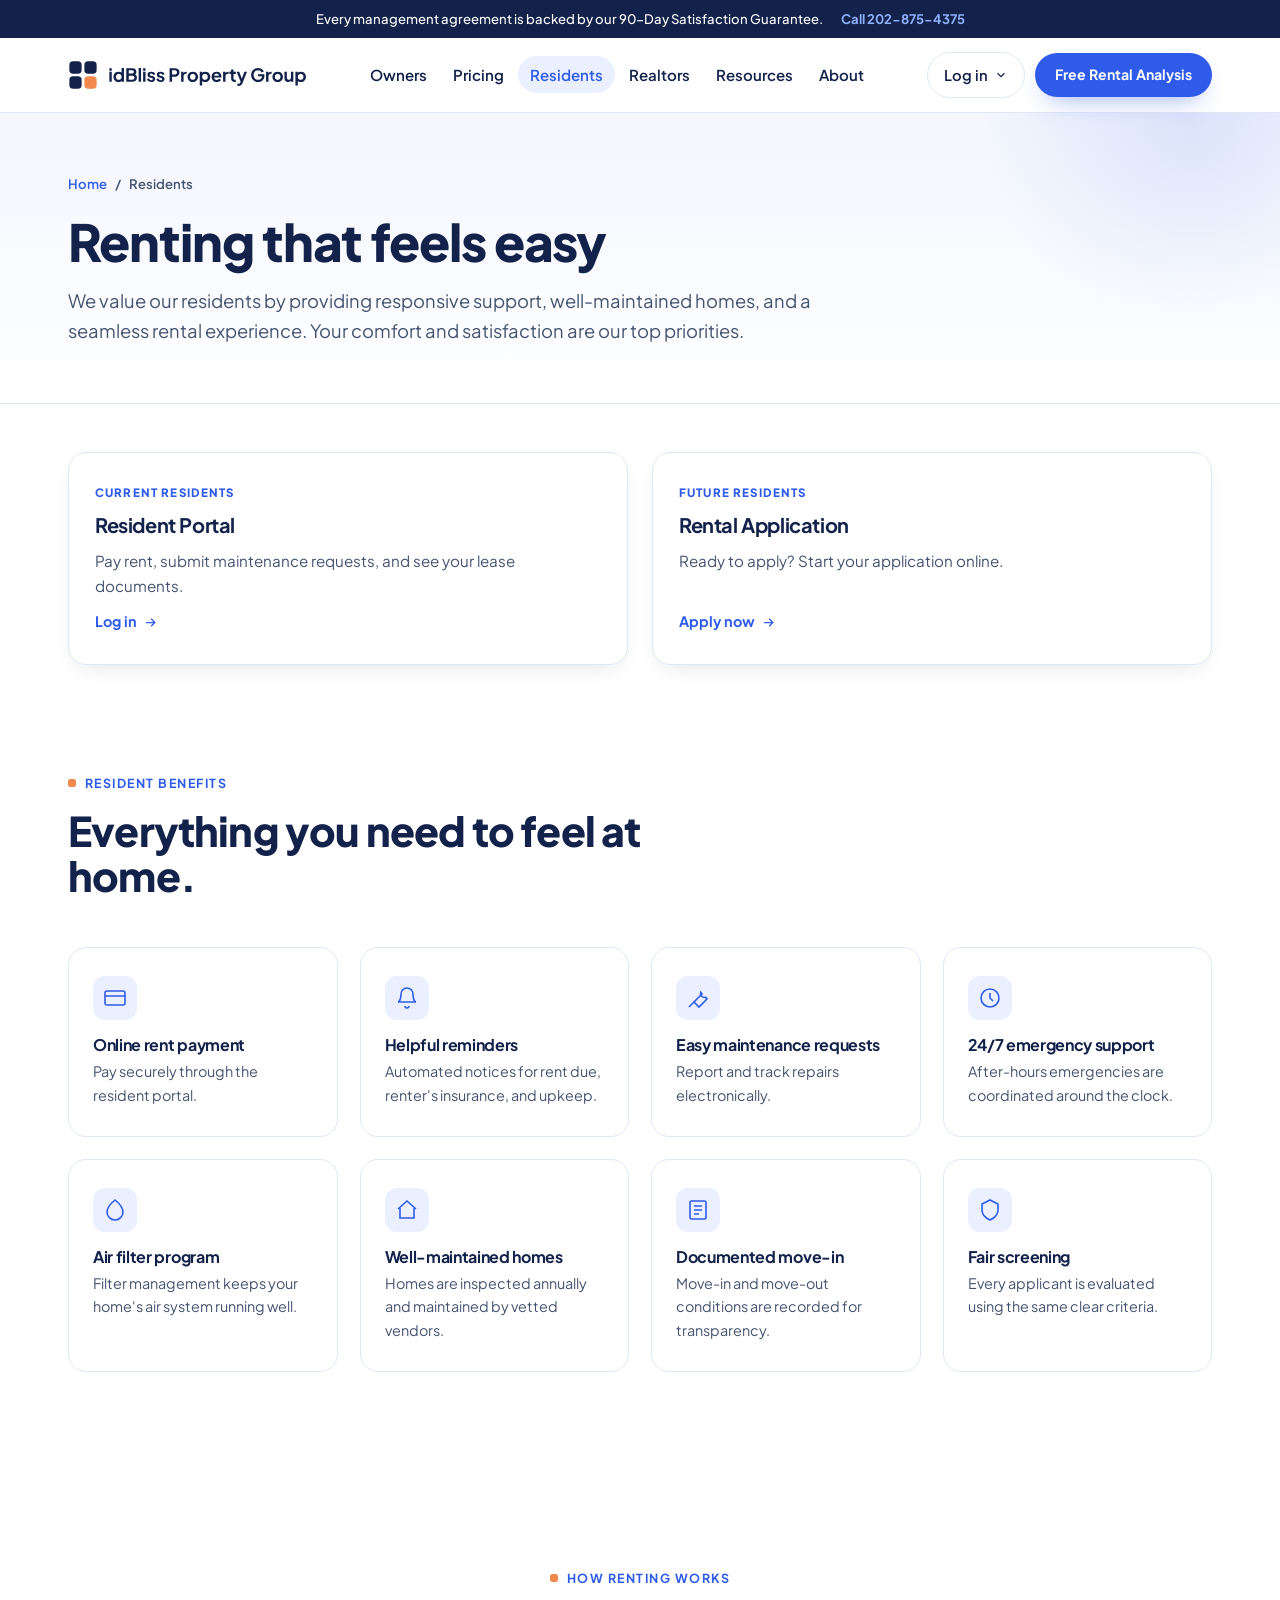
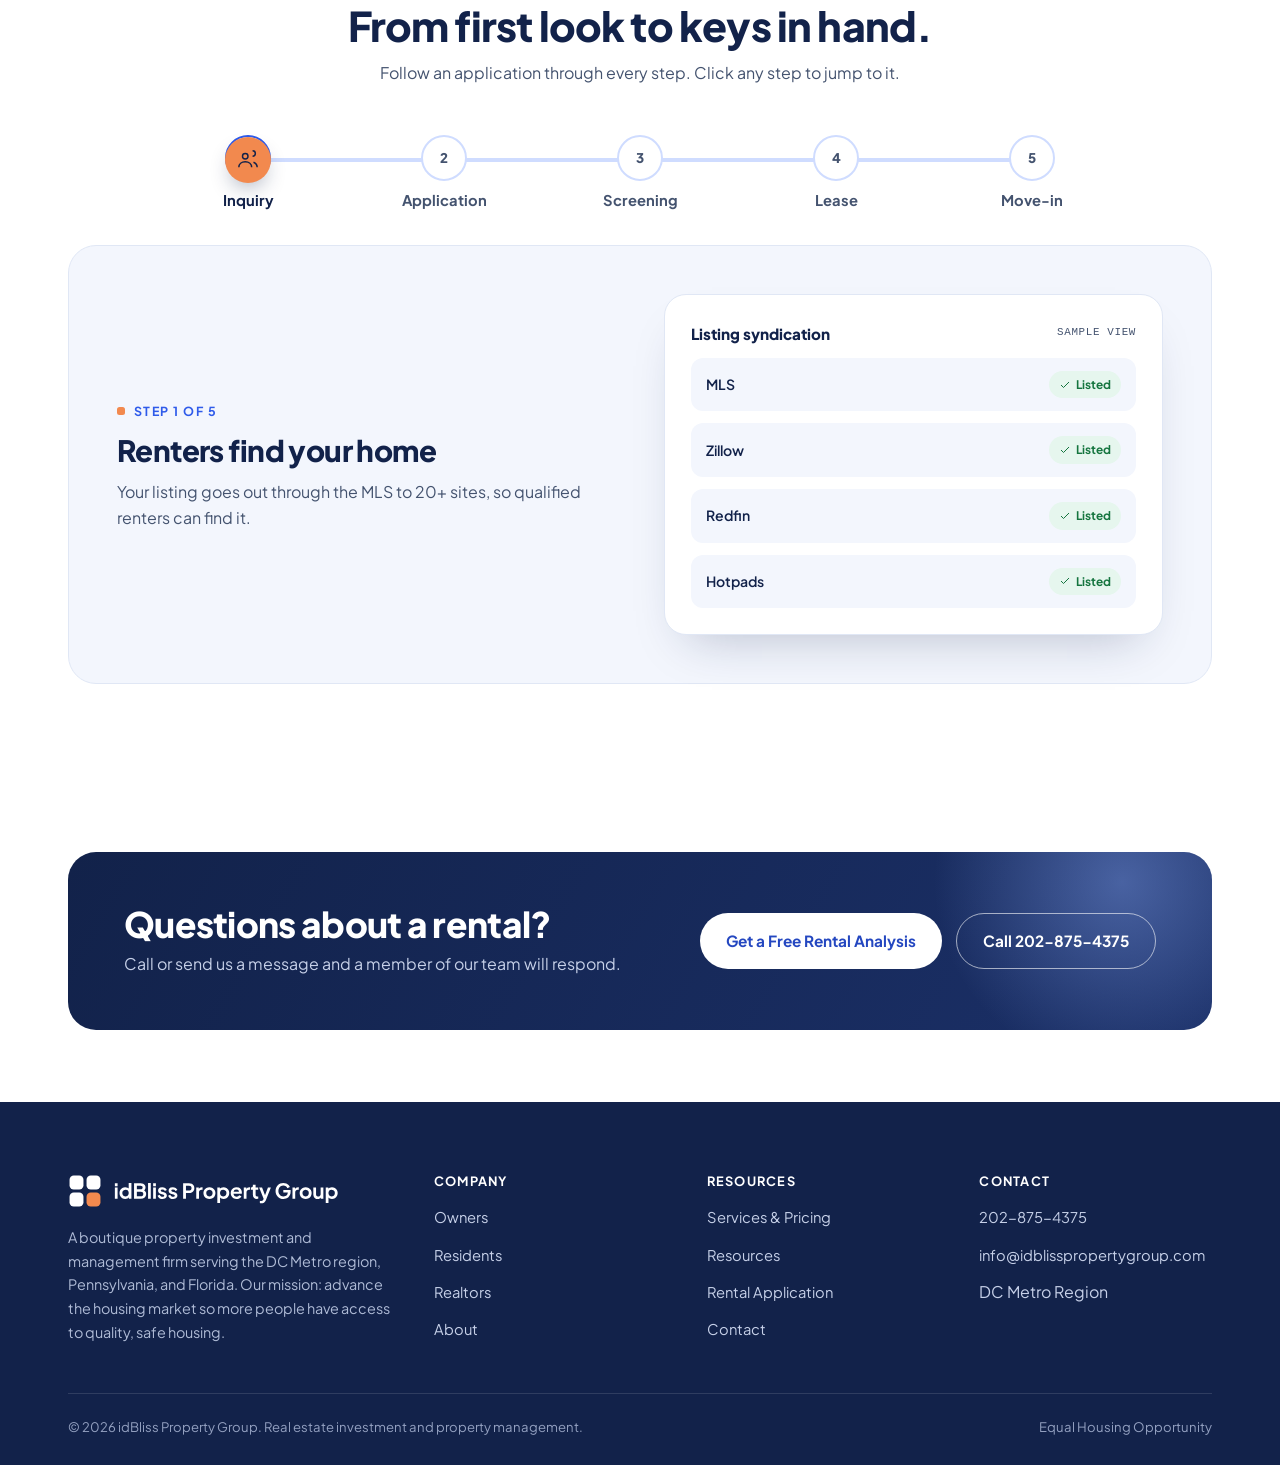
<file: residents.html>
<!DOCTYPE html><html lang="en"><head><meta charset="UTF-8"><meta name="viewport" content="width=device-width, initial-scale=1">
<title>Rental Homes & Resident Benefits in Montgomery County, MD | idBliss</title><meta name="description" content="Rent with idBliss Property Group: responsive support, well-maintained homes, online rent payment, and 24/7 emergency maintenance. Log in or apply online."><link rel="canonical" href="https://www.idblisspropertygroup.com/residents.html">
<meta property="og:title" content="Rental Homes & Resident Benefits in Montgomery County, MD | idBliss"><meta property="og:description" content="Rent with idBliss Property Group: responsive support, well-maintained homes, online rent payment, and 24/7 emergency maintenance. Log in or apply online."><meta property="og:type" content="website"><meta property="og:url" content="https://www.idblisspropertygroup.com/residents.html"><meta name="twitter:card" content="summary_large_image"><meta property="og:image" content="https://www.idblisspropertygroup.com/og-image.png"><meta name="theme-color" content="#12224A">
<link rel="icon" href="favicon.svg" type="image/svg+xml"><link rel="icon" href="favicon-32.png" sizes="32x32" type="image/png"><link rel="apple-touch-icon" href="favicon-180.png">
<link rel="preconnect" href="https://fonts.googleapis.com"><link rel="preconnect" href="https://fonts.gstatic.com" crossorigin>
<link href="https://fonts.googleapis.com/css2?family=Plus+Jakarta+Sans:wght@400;500;600;700;800&display=swap" rel="stylesheet">
<link rel="stylesheet" href="styles.css"></head><body><div class="topbar"><div class="wrap"><span>Every management agreement is backed by our 90-Day Satisfaction Guarantee.</span><a href="tel:+12028754375">Call 202-875-4375</a></div></div><nav class="mainnav" aria-label="Primary"><div class="wrap">
<a class="brand" href="index.html" data-route="home" aria-label="idBliss Property Group, home"><span class="lg-full"><svg class="logo" focusable="false" viewBox="0 0 350.06 44.00" aria-hidden="true"><rect x="2.00" y="2.00" width="18.00" height="18.00" rx="5.50" fill="#12224A"/><rect x="24.00" y="2.00" width="18.00" height="18.00" rx="5.50" fill="#12224A"/><rect x="2.00" y="24.00" width="18.00" height="18.00" rx="5.50" fill="#12224A"/><rect x="24.00" y="24.00" width="18.00" height="18.00" rx="5.50" fill="#F2894E"/><path d="M60.65 32.06V17.37H64.18V32.06ZM60.65 15.72V11.94H64.18V15.72ZM74.07 32.38Q71.93 32.38 70.26 31.37Q68.58 30.36 67.61 28.60Q66.64 26.85 66.64 24.71Q66.64 22.55 67.61 20.83Q68.58 19.10 70.27 18.07Q71.96 17.05 74.04 17.05Q75.71 17.05 77.02 17.71Q78.33 18.37 79.09 19.56L78.55 20.29V11.62H82.08V32.06H78.74V29.22L79.11 29.92Q78.36 31.11 77.01 31.75Q75.66 32.38 74.07 32.38ZM74.44 29.14Q75.66 29.14 76.58 28.57Q77.49 28.01 78.02 27.01Q78.55 26.01 78.55 24.71Q78.55 23.44 78.02 22.43Q77.49 21.42 76.58 20.85Q75.66 20.29 74.44 20.29Q73.26 20.29 72.31 20.87Q71.37 21.45 70.84 22.43Q70.31 23.42 70.31 24.71Q70.31 26.01 70.84 27.01Q71.37 28.01 72.31 28.57Q73.26 29.14 74.44 29.14ZM85.46 32.06V11.94H93.94Q95.94 11.94 97.35 12.63Q98.77 13.32 99.54 14.57Q100.31 15.83 100.31 17.61Q100.31 18.99 99.57 20.19Q98.82 21.39 97.20 22.18V20.47Q98.69 21.04 99.55 21.88Q100.42 22.72 100.77 23.74Q101.12 24.77 101.12 25.90Q101.12 28.79 99.22 30.42Q97.31 32.06 93.94 32.06ZM89.13 28.82H94.32Q95.75 28.82 96.60 28.02Q97.45 27.22 97.45 25.90Q97.45 24.58 96.60 23.77Q95.75 22.96 94.32 22.96H89.13ZM89.13 19.75H94.13Q95.26 19.75 95.94 19.08Q96.61 18.42 96.61 17.37Q96.61 16.32 95.94 15.70Q95.26 15.07 94.13 15.07H89.13ZM103.60 32.06V11.62H107.14V32.06ZM110.19 32.06V17.37H113.73V32.06ZM110.19 15.72V11.94H113.73V15.72ZM122.37 32.38Q120.02 32.38 118.28 31.26Q116.54 30.14 115.89 28.22L118.53 26.95Q119.10 28.20 120.11 28.90Q121.13 29.60 122.37 29.60Q123.34 29.60 123.91 29.17Q124.47 28.74 124.47 28.03Q124.47 27.60 124.25 27.32Q124.02 27.04 123.62 26.83Q123.23 26.63 122.77 26.50L120.37 25.82Q118.51 25.28 117.55 24.17Q116.59 23.07 116.59 21.55Q116.59 20.20 117.28 19.19Q117.97 18.18 119.20 17.61Q120.42 17.05 122.02 17.05Q124.10 17.05 125.69 18.04Q127.28 19.04 127.96 20.85L125.26 22.12Q124.88 21.12 123.99 20.53Q123.10 19.93 121.99 19.93Q121.10 19.93 120.59 20.34Q120.07 20.74 120.07 21.39Q120.07 21.80 120.29 22.09Q120.51 22.39 120.90 22.58Q121.29 22.77 121.80 22.93L124.15 23.63Q125.96 24.17 126.95 25.25Q127.93 26.33 127.93 27.90Q127.93 29.22 127.23 30.23Q126.53 31.25 125.28 31.81Q124.04 32.38 122.37 32.38ZM136.03 32.38Q133.68 32.38 131.94 31.26Q130.20 30.14 129.55 28.22L132.20 26.95Q132.76 28.20 133.78 28.90Q134.79 29.60 136.03 29.60Q137.00 29.60 137.57 29.17Q138.14 28.74 138.14 28.03Q138.14 27.60 137.91 27.32Q137.68 27.04 137.29 26.83Q136.89 26.63 136.44 26.50L134.03 25.82Q132.17 25.28 131.21 24.17Q130.25 23.07 130.25 21.55Q130.25 20.20 130.94 19.19Q131.63 18.18 132.86 17.61Q134.09 17.05 135.68 17.05Q137.76 17.05 139.35 18.04Q140.94 19.04 141.62 20.85L138.92 22.12Q138.54 21.12 137.65 20.53Q136.76 19.93 135.65 19.93Q134.76 19.93 134.25 20.34Q133.74 20.74 133.74 21.39Q133.74 21.80 133.95 22.09Q134.17 22.39 134.56 22.58Q134.95 22.77 135.46 22.93L137.81 23.63Q139.62 24.17 140.61 25.25Q141.59 26.33 141.59 27.90Q141.59 29.22 140.89 30.23Q140.19 31.25 138.95 31.81Q137.70 32.38 136.03 32.38ZM148.99 32.06V11.94H156.50Q158.55 11.94 160.13 12.68Q161.71 13.43 162.60 14.84Q163.49 16.26 163.49 18.29Q163.49 20.29 162.59 21.70Q161.68 23.12 160.12 23.88Q158.55 24.63 156.50 24.63H152.66V32.06ZM152.66 21.39H156.55Q157.55 21.39 158.28 21.00Q159.01 20.61 159.41 19.91Q159.82 19.21 159.82 18.29Q159.82 17.34 159.41 16.65Q159.01 15.97 158.28 15.57Q157.55 15.18 156.55 15.18H152.66ZM165.97 32.06V17.37H169.29V20.64L169.03 20.15Q169.54 18.50 170.63 17.86Q171.72 17.21 173.26 17.21H174.13V20.34H172.86Q171.35 20.34 170.43 21.27Q169.51 22.20 169.51 23.88V32.06ZM183.04 32.38Q180.88 32.38 179.11 31.38Q177.34 30.38 176.30 28.66Q175.26 26.93 175.26 24.71Q175.26 22.50 176.30 20.77Q177.34 19.04 179.10 18.04Q180.85 17.05 183.04 17.05Q185.20 17.05 186.95 18.04Q188.71 19.04 189.75 20.76Q190.79 22.47 190.79 24.71Q190.79 26.93 189.73 28.66Q188.68 30.38 186.93 31.38Q185.17 32.38 183.04 32.38ZM183.04 29.14Q184.23 29.14 185.13 28.57Q186.03 28.01 186.56 26.99Q187.09 25.98 187.09 24.71Q187.09 23.42 186.56 22.43Q186.03 21.45 185.13 20.87Q184.23 20.29 183.04 20.29Q181.82 20.29 180.91 20.87Q179.99 21.45 179.46 22.43Q178.93 23.42 178.93 24.71Q178.93 25.98 179.46 26.99Q179.99 28.01 180.91 28.57Q181.82 29.14 183.04 29.14ZM193.24 37.46V17.37H196.56V20.29L196.24 19.56Q197.00 18.37 198.29 17.71Q199.59 17.05 201.29 17.05Q203.37 17.05 205.04 18.07Q206.72 19.10 207.70 20.83Q208.69 22.55 208.69 24.71Q208.69 26.85 207.72 28.60Q206.74 30.36 205.07 31.37Q203.40 32.38 201.26 32.38Q199.67 32.38 198.33 31.75Q197.00 31.11 196.21 29.92L196.78 29.22V37.46ZM200.86 29.14Q202.07 29.14 203.02 28.57Q203.96 28.01 204.49 27.01Q205.02 26.01 205.02 24.71Q205.02 23.42 204.49 22.43Q203.96 21.45 203.02 20.87Q202.07 20.29 200.86 20.29Q199.70 20.29 198.77 20.85Q197.83 21.42 197.31 22.43Q196.78 23.44 196.78 24.71Q196.78 26.01 197.31 27.01Q197.83 28.01 198.77 28.57Q199.70 29.14 200.86 29.14ZM218.14 32.38Q215.87 32.38 214.17 31.36Q212.47 30.33 211.52 28.57Q210.58 26.82 210.58 24.69Q210.58 22.47 211.54 20.76Q212.50 19.04 214.16 18.04Q215.82 17.05 217.87 17.05Q219.60 17.05 220.91 17.61Q222.22 18.18 223.13 19.18Q224.05 20.18 224.54 21.46Q225.02 22.74 225.02 24.23Q225.02 24.61 224.98 25.01Q224.94 25.42 224.83 25.71H213.49V23.01H222.84L221.16 24.28Q221.41 23.04 221.04 22.07Q220.68 21.10 219.85 20.53Q219.03 19.96 217.87 19.96Q216.76 19.96 215.90 20.52Q215.03 21.07 214.59 22.13Q214.14 23.20 214.25 24.71Q214.14 26.06 214.61 27.10Q215.09 28.14 216.02 28.71Q216.95 29.28 218.17 29.28Q219.38 29.28 220.23 28.76Q221.08 28.25 221.57 27.39L224.43 28.79Q224.00 29.84 223.08 30.65Q222.16 31.46 220.91 31.92Q219.65 32.38 218.14 32.38ZM227.48 32.06V17.37H230.80V20.64L230.53 20.15Q231.04 18.50 232.14 17.86Q233.23 17.21 234.77 17.21H235.63V20.34H234.37Q232.85 20.34 231.94 21.27Q231.02 22.20 231.02 23.88V32.06ZM244.46 32.22Q241.98 32.22 240.62 30.86Q239.25 29.49 239.25 27.01V20.53H236.71V17.37H236.98Q238.06 17.37 238.66 16.80Q239.25 16.24 239.25 15.16V14.02H242.79V17.37H246.16V20.53H242.79V26.82Q242.79 27.55 243.05 28.06Q243.30 28.57 243.86 28.84Q244.41 29.11 245.27 29.11Q245.46 29.11 245.72 29.09Q245.97 29.06 246.22 29.03V32.06Q245.84 32.11 245.35 32.17Q244.87 32.22 244.46 32.22ZM250.48 38.00Q249.89 38.00 249.32 37.90Q248.76 37.81 248.30 37.57V34.62Q248.65 34.70 249.15 34.78Q249.65 34.87 250.08 34.87Q251.29 34.87 251.85 34.31Q252.40 33.76 252.83 32.84L253.81 30.57L253.75 33.54L247.35 17.37H251.16L255.64 29.30H254.29L258.75 17.37H262.58L256.18 33.54Q255.61 34.95 254.80 35.95Q253.99 36.94 252.93 37.47Q251.86 38.00 250.48 38.00ZM278.73 32.38Q276.57 32.38 274.73 31.60Q272.89 30.82 271.52 29.41Q270.14 28.01 269.37 26.12Q268.60 24.23 268.60 21.99Q268.60 19.75 269.34 17.84Q270.09 15.94 271.45 14.55Q272.81 13.16 274.65 12.39Q276.48 11.62 278.64 11.62Q280.80 11.62 282.52 12.35Q284.23 13.08 285.42 14.28Q286.61 15.48 287.12 16.91L283.86 18.48Q283.29 16.91 281.94 15.94Q280.59 14.97 278.64 14.97Q276.75 14.97 275.31 15.86Q273.87 16.75 273.07 18.31Q272.27 19.88 272.27 21.99Q272.27 24.09 273.10 25.67Q273.92 27.25 275.38 28.14Q276.84 29.03 278.73 29.03Q280.26 29.03 281.56 28.43Q282.86 27.82 283.64 26.70Q284.42 25.58 284.42 24.04V22.50L286.10 23.96H278.64V20.85H288.09V22.88Q288.09 25.20 287.31 26.98Q286.53 28.76 285.19 29.96Q283.86 31.17 282.18 31.77Q280.51 32.38 278.73 32.38ZM290.50 32.06V17.37H293.82V20.64L293.55 20.15Q294.06 18.50 295.16 17.86Q296.25 17.21 297.79 17.21H298.65V20.34H297.38Q295.87 20.34 294.95 21.27Q294.04 22.20 294.04 23.88V32.06ZM307.56 32.38Q305.40 32.38 303.63 31.38Q301.87 30.38 300.83 28.66Q299.79 26.93 299.79 24.71Q299.79 22.50 300.83 20.77Q301.87 19.04 303.62 18.04Q305.38 17.05 307.56 17.05Q309.72 17.05 311.48 18.04Q313.23 19.04 314.27 20.76Q315.31 22.47 315.31 24.71Q315.31 26.93 314.26 28.66Q313.20 30.38 311.45 31.38Q309.69 32.38 307.56 32.38ZM307.56 29.14Q308.75 29.14 309.65 28.57Q310.56 28.01 311.09 26.99Q311.61 25.98 311.61 24.71Q311.61 23.42 311.09 22.43Q310.56 21.45 309.65 20.87Q308.75 20.29 307.56 20.29Q306.35 20.29 305.43 20.87Q304.51 21.45 303.98 22.43Q303.46 23.42 303.46 24.71Q303.46 25.98 303.98 26.99Q304.51 28.01 305.43 28.57Q306.35 29.14 307.56 29.14ZM323.01 32.38Q321.31 32.38 320.05 31.63Q318.79 30.87 318.13 29.52Q317.47 28.17 317.47 26.36V17.37H321.01V26.06Q321.01 26.98 321.37 27.67Q321.74 28.36 322.43 28.75Q323.11 29.14 323.98 29.14Q324.84 29.14 325.52 28.75Q326.19 28.36 326.57 27.66Q326.95 26.95 326.95 25.98V17.37H330.48V32.06H327.14V29.17L327.43 29.68Q326.92 31.03 325.75 31.71Q324.57 32.38 323.01 32.38ZM333.56 37.46V17.37H336.88V20.29L336.56 19.56Q337.32 18.37 338.61 17.71Q339.91 17.05 341.61 17.05Q343.69 17.05 345.36 18.07Q347.04 19.10 348.02 20.83Q349.01 22.55 349.01 24.71Q349.01 26.85 348.03 28.60Q347.06 30.36 345.39 31.37Q343.71 32.38 341.58 32.38Q339.99 32.38 338.65 31.75Q337.32 31.11 336.53 29.92L337.10 29.22V37.46ZM341.18 29.14Q342.39 29.14 343.34 28.57Q344.28 28.01 344.81 27.01Q345.33 26.01 345.33 24.71Q345.33 23.42 344.81 22.43Q344.28 21.45 343.34 20.87Q342.39 20.29 341.18 20.29Q340.02 20.29 339.08 20.85Q338.15 21.42 337.63 22.43Q337.10 23.44 337.10 24.71Q337.10 26.01 337.63 27.01Q338.15 28.01 339.08 28.57Q340.02 29.14 341.18 29.14Z" fill="#12224A"/></svg></span><span class="lg-compact"><svg class="logo" focusable="false" viewBox="0 0 142.67 44.00" aria-hidden="true"><rect x="2.00" y="2.00" width="18.00" height="18.00" rx="5.50" fill="#12224A"/><rect x="24.00" y="2.00" width="18.00" height="18.00" rx="5.50" fill="#12224A"/><rect x="2.00" y="24.00" width="18.00" height="18.00" rx="5.50" fill="#12224A"/><rect x="24.00" y="24.00" width="18.00" height="18.00" rx="5.50" fill="#F2894E"/><path d="M60.65 32.06V17.37H64.18V32.06ZM60.65 15.72V11.94H64.18V15.72ZM74.07 32.38Q71.93 32.38 70.26 31.37Q68.58 30.36 67.61 28.60Q66.64 26.85 66.64 24.71Q66.64 22.55 67.61 20.83Q68.58 19.10 70.27 18.07Q71.96 17.05 74.04 17.05Q75.71 17.05 77.02 17.71Q78.33 18.37 79.09 19.56L78.55 20.29V11.62H82.08V32.06H78.74V29.22L79.11 29.92Q78.36 31.11 77.01 31.75Q75.66 32.38 74.07 32.38ZM74.44 29.14Q75.66 29.14 76.58 28.57Q77.49 28.01 78.02 27.01Q78.55 26.01 78.55 24.71Q78.55 23.44 78.02 22.43Q77.49 21.42 76.58 20.85Q75.66 20.29 74.44 20.29Q73.26 20.29 72.31 20.87Q71.37 21.45 70.84 22.43Q70.31 23.42 70.31 24.71Q70.31 26.01 70.84 27.01Q71.37 28.01 72.31 28.57Q73.26 29.14 74.44 29.14ZM85.46 32.06V11.94H93.94Q95.94 11.94 97.35 12.63Q98.77 13.32 99.54 14.57Q100.31 15.83 100.31 17.61Q100.31 18.99 99.57 20.19Q98.82 21.39 97.20 22.18V20.47Q98.69 21.04 99.55 21.88Q100.42 22.72 100.77 23.74Q101.12 24.77 101.12 25.90Q101.12 28.79 99.22 30.42Q97.31 32.06 93.94 32.06ZM89.13 28.82H94.32Q95.75 28.82 96.60 28.02Q97.45 27.22 97.45 25.90Q97.45 24.58 96.60 23.77Q95.75 22.96 94.32 22.96H89.13ZM89.13 19.75H94.13Q95.26 19.75 95.94 19.08Q96.61 18.42 96.61 17.37Q96.61 16.32 95.94 15.70Q95.26 15.07 94.13 15.07H89.13ZM103.60 32.06V11.62H107.14V32.06ZM110.19 32.06V17.37H113.73V32.06ZM110.19 15.72V11.94H113.73V15.72ZM122.37 32.38Q120.02 32.38 118.28 31.26Q116.54 30.14 115.89 28.22L118.53 26.95Q119.10 28.20 120.11 28.90Q121.13 29.60 122.37 29.60Q123.34 29.60 123.91 29.17Q124.47 28.74 124.47 28.03Q124.47 27.60 124.25 27.32Q124.02 27.04 123.62 26.83Q123.23 26.63 122.77 26.50L120.37 25.82Q118.51 25.28 117.55 24.17Q116.59 23.07 116.59 21.55Q116.59 20.20 117.28 19.19Q117.97 18.18 119.20 17.61Q120.42 17.05 122.02 17.05Q124.10 17.05 125.69 18.04Q127.28 19.04 127.96 20.85L125.26 22.12Q124.88 21.12 123.99 20.53Q123.10 19.93 121.99 19.93Q121.10 19.93 120.59 20.34Q120.07 20.74 120.07 21.39Q120.07 21.80 120.29 22.09Q120.51 22.39 120.90 22.58Q121.29 22.77 121.80 22.93L124.15 23.63Q125.96 24.17 126.95 25.25Q127.93 26.33 127.93 27.90Q127.93 29.22 127.23 30.23Q126.53 31.25 125.28 31.81Q124.04 32.38 122.37 32.38ZM136.03 32.38Q133.68 32.38 131.94 31.26Q130.20 30.14 129.55 28.22L132.20 26.95Q132.76 28.20 133.78 28.90Q134.79 29.60 136.03 29.60Q137.00 29.60 137.57 29.17Q138.14 28.74 138.14 28.03Q138.14 27.60 137.91 27.32Q137.68 27.04 137.29 26.83Q136.89 26.63 136.44 26.50L134.03 25.82Q132.17 25.28 131.21 24.17Q130.25 23.07 130.25 21.55Q130.25 20.20 130.94 19.19Q131.63 18.18 132.86 17.61Q134.09 17.05 135.68 17.05Q137.76 17.05 139.35 18.04Q140.94 19.04 141.62 20.85L138.92 22.12Q138.54 21.12 137.65 20.53Q136.76 19.93 135.65 19.93Q134.76 19.93 134.25 20.34Q133.74 20.74 133.74 21.39Q133.74 21.80 133.95 22.09Q134.17 22.39 134.56 22.58Q134.95 22.77 135.46 22.93L137.81 23.63Q139.62 24.17 140.61 25.25Q141.59 26.33 141.59 27.90Q141.59 29.22 140.89 30.23Q140.19 31.25 138.95 31.81Q137.70 32.38 136.03 32.38Z" fill="#12224A"/></svg></span></a>
<ul class="navlinks"><li><a href="owners.html" data-route="owners">Owners</a></li><li><a href="services-pricing.html" data-route="pricing">Pricing</a></li><li><a href="residents.html" data-route="residents" aria-current="page" class="active">Residents</a></li><li><a href="realtors.html" data-route="realtors">Realtors</a></li><li><a href="resources.html" data-route="resources">Resources</a></li><li><a href="about-us.html" data-route="about">About</a></li><li class="drawer-only"><a href="https://signin.managebuilding.com/manager/public/authentication/login" target="_blank" rel="noopener">Owner Portal Log in</a></li><li class="drawer-only"><a href="https://idblisspropertygroup.managebuilding.com/Resident/portal/login" target="_blank" rel="noopener">Resident Portal Log in</a></li><li class="drawer-cta"><a class="btn btn-primary" href="contact-us.html">Free Rental Analysis</a></li></ul>
<div class="nav-cta"><details class="login"><summary>Log in <svg viewBox="0 0 24 24" width="14" height="14" fill="none" stroke="currentColor" stroke-width="2"><path d="M6 9l6 6 6-6"/></svg></summary><div class="login-menu"><a href="https://signin.managebuilding.com/manager/public/authentication/login" target="_blank" rel="noopener">Owner Portal</a><a href="https://idblisspropertygroup.managebuilding.com/Resident/portal/login" target="_blank" rel="noopener">Resident Portal</a></div></details><a class="btn btn-primary btn-sm" href="contact-us.html">Free Rental Analysis</a><button class="menu-toggle" aria-label="Toggle menu" aria-expanded="false">&#9776;</button></div>
</div></nav><main><header class="page-head"><div class="wrap"><nav class="crumbs" aria-label="Breadcrumb"><a href="index.html">Home</a> <span>/</span> <span aria-current="page">Residents</span></nav><h1>Renting that feels easy</h1><p class="lede">We value our residents by providing responsive support, well-maintained homes, and a seamless rental experience. Your comfort and satisfaction are our top priorities.</p></div></header>
<section class="inner"><div class="wrap">
 <div class="portal-row">
  <a class="portal-card" href="https://idblisspropertygroup.managebuilding.com/Resident/portal/login" target="_blank" rel="noopener"><span class="path-num">CURRENT RESIDENTS</span><h3>Resident Portal</h3><p>Pay rent, submit maintenance requests, and see your lease documents.</p><span class="link-out">Log in <svg viewBox="0 0 24 24" fill="none" stroke="currentColor" stroke-width="2"><path d="M5 12h14M13 6l6 6-6 6"/></svg></span></a>
  <a class="portal-card" href="https://idblisspropertygroup.managebuilding.com/Resident/rental-application/new" target="_blank" rel="noopener"><span class="path-num">FUTURE RESIDENTS</span><h3>Rental Application</h3><p>Ready to apply? Start your application online.</p><span class="link-out">Apply now <svg viewBox="0 0 24 24" fill="none" stroke="currentColor" stroke-width="2"><path d="M5 12h14M13 6l6 6-6 6"/></svg></span></a>
 </div>
</div></section>

<section class="benefits"><div class="wrap">
 <div class="section-head"><span class="eyebrow">Resident Benefits</span><h2>Everything you need to feel at home.</h2></div>
 <div class="benefit-grid">
  <div class="benefit-card"><svg class="ic" viewBox="0 0 24 24" fill="none" stroke="currentColor" stroke-width="1.6"><rect x="2" y="5" width="20" height="14" rx="2"/><path d="M2 10h20"/></svg><h3>Online rent payment</h3><p>Pay securely through the resident portal.</p></div>
  <div class="benefit-card"><svg class="ic" viewBox="0 0 24 24" fill="none" stroke="currentColor" stroke-width="1.6"><path d="M6 8a6 6 0 0112 0c0 7 3 8 3 8H3s3-1 3-8"/><path d="M10 20a2 2 0 004 0"/></svg><h3>Helpful reminders</h3><p>Automated notices for rent due, renter's insurance, and upkeep.</p></div>
  <div class="benefit-card"><svg class="ic" viewBox="0 0 24 24" fill="none" stroke="currentColor" stroke-width="1.6"><path d="M14.7 6.3a4 4 0 005 5L21 13l-8 8-5-5 8-8z"/><path d="M3 21l5-5"/></svg><h3>Easy maintenance requests</h3><p>Report and track repairs electronically.</p></div>
  <div class="benefit-card"><svg class="ic" viewBox="0 0 24 24" fill="none" stroke="currentColor" stroke-width="1.6"><circle cx="12" cy="12" r="9"/><path d="M12 7v5l3 3"/></svg><h3>24/7 emergency support</h3><p>After-hours emergencies are coordinated around the clock.</p></div>
  <div class="benefit-card"><svg class="ic" viewBox="0 0 24 24" fill="none" stroke="currentColor" stroke-width="1.6"><path d="M12 2C7 6 4 10 4 14a8 8 0 0016 0c0-4-3-8-8-12z"/></svg><h3>Air filter program</h3><p>Filter management keeps your home's air system running well.</p></div>
  <div class="benefit-card"><svg class="ic" viewBox="0 0 24 24" fill="none" stroke="currentColor" stroke-width="1.6"><path d="M3 11l9-8 9 8"/><path d="M5 10v10h14V10"/></svg><h3>Well-maintained homes</h3><p>Homes are inspected annually and maintained by vetted vendors.</p></div>
  <div class="benefit-card"><svg class="ic" viewBox="0 0 24 24" fill="none" stroke="currentColor" stroke-width="1.6"><rect x="4" y="3" width="16" height="18" rx="1.5"/><path d="M8 8h8M8 12h8M8 16h5"/></svg><h3>Documented move-in</h3><p>Move-in and move-out conditions are recorded for transparency.</p></div>
  <div class="benefit-card"><svg class="ic" viewBox="0 0 24 24" fill="none" stroke="currentColor" stroke-width="1.6"><path d="M12 2l8 4v6c0 5-3.5 8-8 10-4.5-2-8-5-8-10V6z"/></svg><h3>Fair screening</h3><p>Every applicant is evaluated using the same clear criteria.</p></div>
 </div>
</div></section>

<section class="pipesec"><div class="wrap">
 <div class="section-head center"><span class="eyebrow">How renting works</span><h2>From first look to keys in hand.</h2><p>Follow an application through every step. Click any step to jump to it.</p></div>
 <div class="pipe" data-pipe>
  <div class="pipe-track"><div class="pipe-line"><i class="pipe-fill"></i></div><div class="pipe-token" aria-hidden="true"><svg viewBox="0 0 24 24" fill="none" stroke="currentColor" stroke-width="1.6"><circle cx="9" cy="8" r="3"/><path d="M2 20c0-3.5 3-6 7-6s7 2.5 7 6"/><path d="M17 8a3 3 0 100-6"/><path d="M22 20c0-2.6-1.7-4.6-4-5.5"/></svg></div><div class="pipe-stations"><button class="pstn on" data-i="0" aria-label="Step 1: Inquiry"><span class="pdot">1</span><span class="pname">Inquiry</span></button><button class="pstn" data-i="1" aria-label="Step 2: Application"><span class="pdot">2</span><span class="pname">Application</span></button><button class="pstn" data-i="2" aria-label="Step 3: Screening"><span class="pdot">3</span><span class="pname">Screening</span></button><button class="pstn" data-i="3" aria-label="Step 4: Lease"><span class="pdot">4</span><span class="pname">Lease</span></button><button class="pstn" data-i="4" aria-label="Step 5: Move-in"><span class="pdot">5</span><span class="pname">Move-in</span></button></div></div>
  <div class="pipe-panels"><div class="ppanel on" data-i="0"><div><span class="eyebrow">Step 1 of 5</span><h3>Renters find your home</h3><p>Your listing goes out through the MLS to 20+ sites, so qualified renters can find it.</p></div><div class="mock" aria-hidden="true"><div class="mock-head">Listing syndication<small>Sample view</small></div><div class="mrow"><span>MLS</span><span class="ok"><svg viewBox="0 0 24 24" fill="none" stroke="currentColor" stroke-width="2"><path d="M20 6L9 17l-5-5"/></svg>Listed</span></div><div class="mrow"><span>Zillow</span><span class="ok"><svg viewBox="0 0 24 24" fill="none" stroke="currentColor" stroke-width="2"><path d="M20 6L9 17l-5-5"/></svg>Listed</span></div><div class="mrow"><span>Redfin</span><span class="ok"><svg viewBox="0 0 24 24" fill="none" stroke="currentColor" stroke-width="2"><path d="M20 6L9 17l-5-5"/></svg>Listed</span></div><div class="mrow"><span>Hotpads</span><span class="ok"><svg viewBox="0 0 24 24" fill="none" stroke="currentColor" stroke-width="2"><path d="M20 6L9 17l-5-5"/></svg>Listed</span></div></div></div><div class="ppanel" data-i="1"><div><span class="eyebrow">Step 2 of 5</span><h3>They apply online</h3><p>Interested renters submit a rental application online, so nothing gets lost on paper.</p></div><div class="mock" aria-hidden="true"><div class="mock-head">Rental application<small>Sample view</small></div><div class="mrow"><span>Application started</span><span class="ok"><svg viewBox="0 0 24 24" fill="none" stroke="currentColor" stroke-width="2"><path d="M20 6L9 17l-5-5"/></svg>Done</span></div><div class="mrow"><span>Details submitted</span><span class="ok"><svg viewBox="0 0 24 24" fill="none" stroke="currentColor" stroke-width="2"><path d="M20 6L9 17l-5-5"/></svg>Done</span></div><div class="mrow"><span>Application received</span><span class="ok"><svg viewBox="0 0 24 24" fill="none" stroke="currentColor" stroke-width="2"><path d="M20 6L9 17l-5-5"/></svg>Done</span></div></div></div><div class="ppanel" data-i="2"><div><span class="eyebrow">Step 3 of 5</span><h3>Every applicant, same standard</h3><p>Following Fair Housing law, each applicant is rated on four factors before anyone is approved.</p></div><div class="mock" aria-hidden="true"><div class="mock-head">Screening<small>Sample view</small></div><div class="mrow"><span>Credit analysis and score</span><span class="ok"><svg viewBox="0 0 24 24" fill="none" stroke="currentColor" stroke-width="2"><path d="M20 6L9 17l-5-5"/></svg>Checked</span></div><div class="mrow"><span>Income-to-rent ratio</span><span class="ok"><svg viewBox="0 0 24 24" fill="none" stroke="currentColor" stroke-width="2"><path d="M20 6L9 17l-5-5"/></svg>Checked</span></div><div class="mrow"><span>Past references</span><span class="ok"><svg viewBox="0 0 24 24" fill="none" stroke="currentColor" stroke-width="2"><path d="M20 6L9 17l-5-5"/></svg>Checked</span></div><div class="mrow"><span>Interview</span><span class="ok"><svg viewBox="0 0 24 24" fill="none" stroke="currentColor" stroke-width="2"><path d="M20 6L9 17l-5-5"/></svg>Checked</span></div></div></div><div class="ppanel" data-i="3"><div><span class="eyebrow">Step 4 of 5</span><h3>Lease prepared and signed</h3><p>We negotiate, prepare, and execute the lease so terms are clear from day one.</p></div><div class="mock" aria-hidden="true"><div class="mock-head">Lease<small>Sample view</small></div><div class="mrow"><span>Lease prepared</span><span class="ok"><svg viewBox="0 0 24 24" fill="none" stroke="currentColor" stroke-width="2"><path d="M20 6L9 17l-5-5"/></svg>Done</span></div><div class="mrow"><span>Terms negotiated</span><span class="ok"><svg viewBox="0 0 24 24" fill="none" stroke="currentColor" stroke-width="2"><path d="M20 6L9 17l-5-5"/></svg>Done</span></div><div class="mrow"><span>Lease executed</span><span class="ok"><svg viewBox="0 0 24 24" fill="none" stroke="currentColor" stroke-width="2"><path d="M20 6L9 17l-5-5"/></svg>Done</span></div></div></div><div class="ppanel" data-i="4"><div><span class="eyebrow">Step 5 of 5</span><h3>Keys handed over, records kept</h3><p>Move-in is coordinated and documented, with records stored in your owner portal.</p></div><div class="mock" aria-hidden="true"><div class="mock-head">Move-in<small>Sample view</small></div><div class="mrow"><span>Move-in coordinated</span><span class="ok"><svg viewBox="0 0 24 24" fill="none" stroke="currentColor" stroke-width="2"><path d="M20 6L9 17l-5-5"/></svg>Logged</span></div><div class="mrow"><span>Condition documented</span><span class="ok"><svg viewBox="0 0 24 24" fill="none" stroke="currentColor" stroke-width="2"><path d="M20 6L9 17l-5-5"/></svg>Logged</span></div><div class="mrow"><span>Records in owner portal</span><span class="ok"><svg viewBox="0 0 24 24" fill="none" stroke="currentColor" stroke-width="2"><path d="M20 6L9 17l-5-5"/></svg>Logged</span></div></div></div></div>
 </div>
</div></section>
<section class="cta-band"><div class="wrap"><div class="cta-inner"><div><h2>Questions about a rental?</h2><p>Call or send us a message and a member of our team will respond.</p></div>
<div class="cta-btns"><a class="btn btn-primary" href="contact-us.html">Get a Free Rental Analysis</a><a class="btn btn-light" href="tel:+12028754375">Call 202-875-4375</a></div></div></div></section>
</main><footer><div class="wrap"><div class="foot-grid">
<div><div class="foot-logo"><svg class="logo" focusable="false" viewBox="0 0 350.06 44.00" aria-hidden="true"><rect x="2.00" y="2.00" width="18.00" height="18.00" rx="5.50" fill="#FFFFFF"/><rect x="24.00" y="2.00" width="18.00" height="18.00" rx="5.50" fill="#FFFFFF"/><rect x="2.00" y="24.00" width="18.00" height="18.00" rx="5.50" fill="#FFFFFF"/><rect x="24.00" y="24.00" width="18.00" height="18.00" rx="5.50" fill="#F2894E"/><path d="M60.65 32.06V17.37H64.18V32.06ZM60.65 15.72V11.94H64.18V15.72ZM74.07 32.38Q71.93 32.38 70.26 31.37Q68.58 30.36 67.61 28.60Q66.64 26.85 66.64 24.71Q66.64 22.55 67.61 20.83Q68.58 19.10 70.27 18.07Q71.96 17.05 74.04 17.05Q75.71 17.05 77.02 17.71Q78.33 18.37 79.09 19.56L78.55 20.29V11.62H82.08V32.06H78.74V29.22L79.11 29.92Q78.36 31.11 77.01 31.75Q75.66 32.38 74.07 32.38ZM74.44 29.14Q75.66 29.14 76.58 28.57Q77.49 28.01 78.02 27.01Q78.55 26.01 78.55 24.71Q78.55 23.44 78.02 22.43Q77.49 21.42 76.58 20.85Q75.66 20.29 74.44 20.29Q73.26 20.29 72.31 20.87Q71.37 21.45 70.84 22.43Q70.31 23.42 70.31 24.71Q70.31 26.01 70.84 27.01Q71.37 28.01 72.31 28.57Q73.26 29.14 74.44 29.14ZM85.46 32.06V11.94H93.94Q95.94 11.94 97.35 12.63Q98.77 13.32 99.54 14.57Q100.31 15.83 100.31 17.61Q100.31 18.99 99.57 20.19Q98.82 21.39 97.20 22.18V20.47Q98.69 21.04 99.55 21.88Q100.42 22.72 100.77 23.74Q101.12 24.77 101.12 25.90Q101.12 28.79 99.22 30.42Q97.31 32.06 93.94 32.06ZM89.13 28.82H94.32Q95.75 28.82 96.60 28.02Q97.45 27.22 97.45 25.90Q97.45 24.58 96.60 23.77Q95.75 22.96 94.32 22.96H89.13ZM89.13 19.75H94.13Q95.26 19.75 95.94 19.08Q96.61 18.42 96.61 17.37Q96.61 16.32 95.94 15.70Q95.26 15.07 94.13 15.07H89.13ZM103.60 32.06V11.62H107.14V32.06ZM110.19 32.06V17.37H113.73V32.06ZM110.19 15.72V11.94H113.73V15.72ZM122.37 32.38Q120.02 32.38 118.28 31.26Q116.54 30.14 115.89 28.22L118.53 26.95Q119.10 28.20 120.11 28.90Q121.13 29.60 122.37 29.60Q123.34 29.60 123.91 29.17Q124.47 28.74 124.47 28.03Q124.47 27.60 124.25 27.32Q124.02 27.04 123.62 26.83Q123.23 26.63 122.77 26.50L120.37 25.82Q118.51 25.28 117.55 24.17Q116.59 23.07 116.59 21.55Q116.59 20.20 117.28 19.19Q117.97 18.18 119.20 17.61Q120.42 17.05 122.02 17.05Q124.10 17.05 125.69 18.04Q127.28 19.04 127.96 20.85L125.26 22.12Q124.88 21.12 123.99 20.53Q123.10 19.93 121.99 19.93Q121.10 19.93 120.59 20.34Q120.07 20.74 120.07 21.39Q120.07 21.80 120.29 22.09Q120.51 22.39 120.90 22.58Q121.29 22.77 121.80 22.93L124.15 23.63Q125.96 24.17 126.95 25.25Q127.93 26.33 127.93 27.90Q127.93 29.22 127.23 30.23Q126.53 31.25 125.28 31.81Q124.04 32.38 122.37 32.38ZM136.03 32.38Q133.68 32.38 131.94 31.26Q130.20 30.14 129.55 28.22L132.20 26.95Q132.76 28.20 133.78 28.90Q134.79 29.60 136.03 29.60Q137.00 29.60 137.57 29.17Q138.14 28.74 138.14 28.03Q138.14 27.60 137.91 27.32Q137.68 27.04 137.29 26.83Q136.89 26.63 136.44 26.50L134.03 25.82Q132.17 25.28 131.21 24.17Q130.25 23.07 130.25 21.55Q130.25 20.20 130.94 19.19Q131.63 18.18 132.86 17.61Q134.09 17.05 135.68 17.05Q137.76 17.05 139.35 18.04Q140.94 19.04 141.62 20.85L138.92 22.12Q138.54 21.12 137.65 20.53Q136.76 19.93 135.65 19.93Q134.76 19.93 134.25 20.34Q133.74 20.74 133.74 21.39Q133.74 21.80 133.95 22.09Q134.17 22.39 134.56 22.58Q134.95 22.77 135.46 22.93L137.81 23.63Q139.62 24.17 140.61 25.25Q141.59 26.33 141.59 27.90Q141.59 29.22 140.89 30.23Q140.19 31.25 138.95 31.81Q137.70 32.38 136.03 32.38ZM148.99 32.06V11.94H156.50Q158.55 11.94 160.13 12.68Q161.71 13.43 162.60 14.84Q163.49 16.26 163.49 18.29Q163.49 20.29 162.59 21.70Q161.68 23.12 160.12 23.88Q158.55 24.63 156.50 24.63H152.66V32.06ZM152.66 21.39H156.55Q157.55 21.39 158.28 21.00Q159.01 20.61 159.41 19.91Q159.82 19.21 159.82 18.29Q159.82 17.34 159.41 16.65Q159.01 15.97 158.28 15.57Q157.55 15.18 156.55 15.18H152.66ZM165.97 32.06V17.37H169.29V20.64L169.03 20.15Q169.54 18.50 170.63 17.86Q171.72 17.21 173.26 17.21H174.13V20.34H172.86Q171.35 20.34 170.43 21.27Q169.51 22.20 169.51 23.88V32.06ZM183.04 32.38Q180.88 32.38 179.11 31.38Q177.34 30.38 176.30 28.66Q175.26 26.93 175.26 24.71Q175.26 22.50 176.30 20.77Q177.34 19.04 179.10 18.04Q180.85 17.05 183.04 17.05Q185.20 17.05 186.95 18.04Q188.71 19.04 189.75 20.76Q190.79 22.47 190.79 24.71Q190.79 26.93 189.73 28.66Q188.68 30.38 186.93 31.38Q185.17 32.38 183.04 32.38ZM183.04 29.14Q184.23 29.14 185.13 28.57Q186.03 28.01 186.56 26.99Q187.09 25.98 187.09 24.71Q187.09 23.42 186.56 22.43Q186.03 21.45 185.13 20.87Q184.23 20.29 183.04 20.29Q181.82 20.29 180.91 20.87Q179.99 21.45 179.46 22.43Q178.93 23.42 178.93 24.71Q178.93 25.98 179.46 26.99Q179.99 28.01 180.91 28.57Q181.82 29.14 183.04 29.14ZM193.24 37.46V17.37H196.56V20.29L196.24 19.56Q197.00 18.37 198.29 17.71Q199.59 17.05 201.29 17.05Q203.37 17.05 205.04 18.07Q206.72 19.10 207.70 20.83Q208.69 22.55 208.69 24.71Q208.69 26.85 207.72 28.60Q206.74 30.36 205.07 31.37Q203.40 32.38 201.26 32.38Q199.67 32.38 198.33 31.75Q197.00 31.11 196.21 29.92L196.78 29.22V37.46ZM200.86 29.14Q202.07 29.14 203.02 28.57Q203.96 28.01 204.49 27.01Q205.02 26.01 205.02 24.71Q205.02 23.42 204.49 22.43Q203.96 21.45 203.02 20.87Q202.07 20.29 200.86 20.29Q199.70 20.29 198.77 20.85Q197.83 21.42 197.31 22.43Q196.78 23.44 196.78 24.71Q196.78 26.01 197.31 27.01Q197.83 28.01 198.77 28.57Q199.70 29.14 200.86 29.14ZM218.14 32.38Q215.87 32.38 214.17 31.36Q212.47 30.33 211.52 28.57Q210.58 26.82 210.58 24.69Q210.58 22.47 211.54 20.76Q212.50 19.04 214.16 18.04Q215.82 17.05 217.87 17.05Q219.60 17.05 220.91 17.61Q222.22 18.18 223.13 19.18Q224.05 20.18 224.54 21.46Q225.02 22.74 225.02 24.23Q225.02 24.61 224.98 25.01Q224.94 25.42 224.83 25.71H213.49V23.01H222.84L221.16 24.28Q221.41 23.04 221.04 22.07Q220.68 21.10 219.85 20.53Q219.03 19.96 217.87 19.96Q216.76 19.96 215.90 20.52Q215.03 21.07 214.59 22.13Q214.14 23.20 214.25 24.71Q214.14 26.06 214.61 27.10Q215.09 28.14 216.02 28.71Q216.95 29.28 218.17 29.28Q219.38 29.28 220.23 28.76Q221.08 28.25 221.57 27.39L224.43 28.79Q224.00 29.84 223.08 30.65Q222.16 31.46 220.91 31.92Q219.65 32.38 218.14 32.38ZM227.48 32.06V17.37H230.80V20.64L230.53 20.15Q231.04 18.50 232.14 17.86Q233.23 17.21 234.77 17.21H235.63V20.34H234.37Q232.85 20.34 231.94 21.27Q231.02 22.20 231.02 23.88V32.06ZM244.46 32.22Q241.98 32.22 240.62 30.86Q239.25 29.49 239.25 27.01V20.53H236.71V17.37H236.98Q238.06 17.37 238.66 16.80Q239.25 16.24 239.25 15.16V14.02H242.79V17.37H246.16V20.53H242.79V26.82Q242.79 27.55 243.05 28.06Q243.30 28.57 243.86 28.84Q244.41 29.11 245.27 29.11Q245.46 29.11 245.72 29.09Q245.97 29.06 246.22 29.03V32.06Q245.84 32.11 245.35 32.17Q244.87 32.22 244.46 32.22ZM250.48 38.00Q249.89 38.00 249.32 37.90Q248.76 37.81 248.30 37.57V34.62Q248.65 34.70 249.15 34.78Q249.65 34.87 250.08 34.87Q251.29 34.87 251.85 34.31Q252.40 33.76 252.83 32.84L253.81 30.57L253.75 33.54L247.35 17.37H251.16L255.64 29.30H254.29L258.75 17.37H262.58L256.18 33.54Q255.61 34.95 254.80 35.95Q253.99 36.94 252.93 37.47Q251.86 38.00 250.48 38.00ZM278.73 32.38Q276.57 32.38 274.73 31.60Q272.89 30.82 271.52 29.41Q270.14 28.01 269.37 26.12Q268.60 24.23 268.60 21.99Q268.60 19.75 269.34 17.84Q270.09 15.94 271.45 14.55Q272.81 13.16 274.65 12.39Q276.48 11.62 278.64 11.62Q280.80 11.62 282.52 12.35Q284.23 13.08 285.42 14.28Q286.61 15.48 287.12 16.91L283.86 18.48Q283.29 16.91 281.94 15.94Q280.59 14.97 278.64 14.97Q276.75 14.97 275.31 15.86Q273.87 16.75 273.07 18.31Q272.27 19.88 272.27 21.99Q272.27 24.09 273.10 25.67Q273.92 27.25 275.38 28.14Q276.84 29.03 278.73 29.03Q280.26 29.03 281.56 28.43Q282.86 27.82 283.64 26.70Q284.42 25.58 284.42 24.04V22.50L286.10 23.96H278.64V20.85H288.09V22.88Q288.09 25.20 287.31 26.98Q286.53 28.76 285.19 29.96Q283.86 31.17 282.18 31.77Q280.51 32.38 278.73 32.38ZM290.50 32.06V17.37H293.82V20.64L293.55 20.15Q294.06 18.50 295.16 17.86Q296.25 17.21 297.79 17.21H298.65V20.34H297.38Q295.87 20.34 294.95 21.27Q294.04 22.20 294.04 23.88V32.06ZM307.56 32.38Q305.40 32.38 303.63 31.38Q301.87 30.38 300.83 28.66Q299.79 26.93 299.79 24.71Q299.79 22.50 300.83 20.77Q301.87 19.04 303.62 18.04Q305.38 17.05 307.56 17.05Q309.72 17.05 311.48 18.04Q313.23 19.04 314.27 20.76Q315.31 22.47 315.31 24.71Q315.31 26.93 314.26 28.66Q313.20 30.38 311.45 31.38Q309.69 32.38 307.56 32.38ZM307.56 29.14Q308.75 29.14 309.65 28.57Q310.56 28.01 311.09 26.99Q311.61 25.98 311.61 24.71Q311.61 23.42 311.09 22.43Q310.56 21.45 309.65 20.87Q308.75 20.29 307.56 20.29Q306.35 20.29 305.43 20.87Q304.51 21.45 303.98 22.43Q303.46 23.42 303.46 24.71Q303.46 25.98 303.98 26.99Q304.51 28.01 305.43 28.57Q306.35 29.14 307.56 29.14ZM323.01 32.38Q321.31 32.38 320.05 31.63Q318.79 30.87 318.13 29.52Q317.47 28.17 317.47 26.36V17.37H321.01V26.06Q321.01 26.98 321.37 27.67Q321.74 28.36 322.43 28.75Q323.11 29.14 323.98 29.14Q324.84 29.14 325.52 28.75Q326.19 28.36 326.57 27.66Q326.95 26.95 326.95 25.98V17.37H330.48V32.06H327.14V29.17L327.43 29.68Q326.92 31.03 325.75 31.71Q324.57 32.38 323.01 32.38ZM333.56 37.46V17.37H336.88V20.29L336.56 19.56Q337.32 18.37 338.61 17.71Q339.91 17.05 341.61 17.05Q343.69 17.05 345.36 18.07Q347.04 19.10 348.02 20.83Q349.01 22.55 349.01 24.71Q349.01 26.85 348.03 28.60Q347.06 30.36 345.39 31.37Q343.71 32.38 341.58 32.38Q339.99 32.38 338.65 31.75Q337.32 31.11 336.53 29.92L337.10 29.22V37.46ZM341.18 29.14Q342.39 29.14 343.34 28.57Q344.28 28.01 344.81 27.01Q345.33 26.01 345.33 24.71Q345.33 23.42 344.81 22.43Q344.28 21.45 343.34 20.87Q342.39 20.29 341.18 20.29Q340.02 20.29 339.08 20.85Q338.15 21.42 337.63 22.43Q337.10 23.44 337.10 24.71Q337.10 26.01 337.63 27.01Q338.15 28.01 339.08 28.57Q340.02 29.14 341.18 29.14Z" fill="#FFFFFF"/></svg></div><p>A boutique property investment and management firm serving the DC Metro region, Pennsylvania, and Florida. Our mission: advance the housing market so more people have access to quality, safe housing.</p></div>
<div><h2 class="foot-h">Company</h2><ul><li><a href="owners.html">Owners</a></li><li><a href="residents.html">Residents</a></li><li><a href="realtors.html">Realtors</a></li><li><a href="about-us.html">About</a></li></ul></div>
<div><h2 class="foot-h">Resources</h2><ul><li><a href="services-pricing.html">Services &amp; Pricing</a></li><li><a href="resources.html">Resources</a></li><li><a href="https://idblisspropertygroup.managebuilding.com/Resident/rental-application/new" target="_blank" rel="noopener">Rental Application</a></li><li><a href="contact-us.html">Contact</a></li></ul></div>
<div><h2 class="foot-h">Contact</h2><ul><li><a href="tel:+12028754375">202-875-4375</a></li><li><a href="mailto:info@idblisspropertygroup.com">info@idblisspropertygroup.com</a></li><li>DC Metro Region</li></ul></div>
</div><div class="foot-bottom"><span>&copy; 2026 idBliss Property Group. Real estate investment and property management.</span><span>Equal Housing Opportunity</span></div></div></footer><script src="site.js"></script></body></html>
</file>
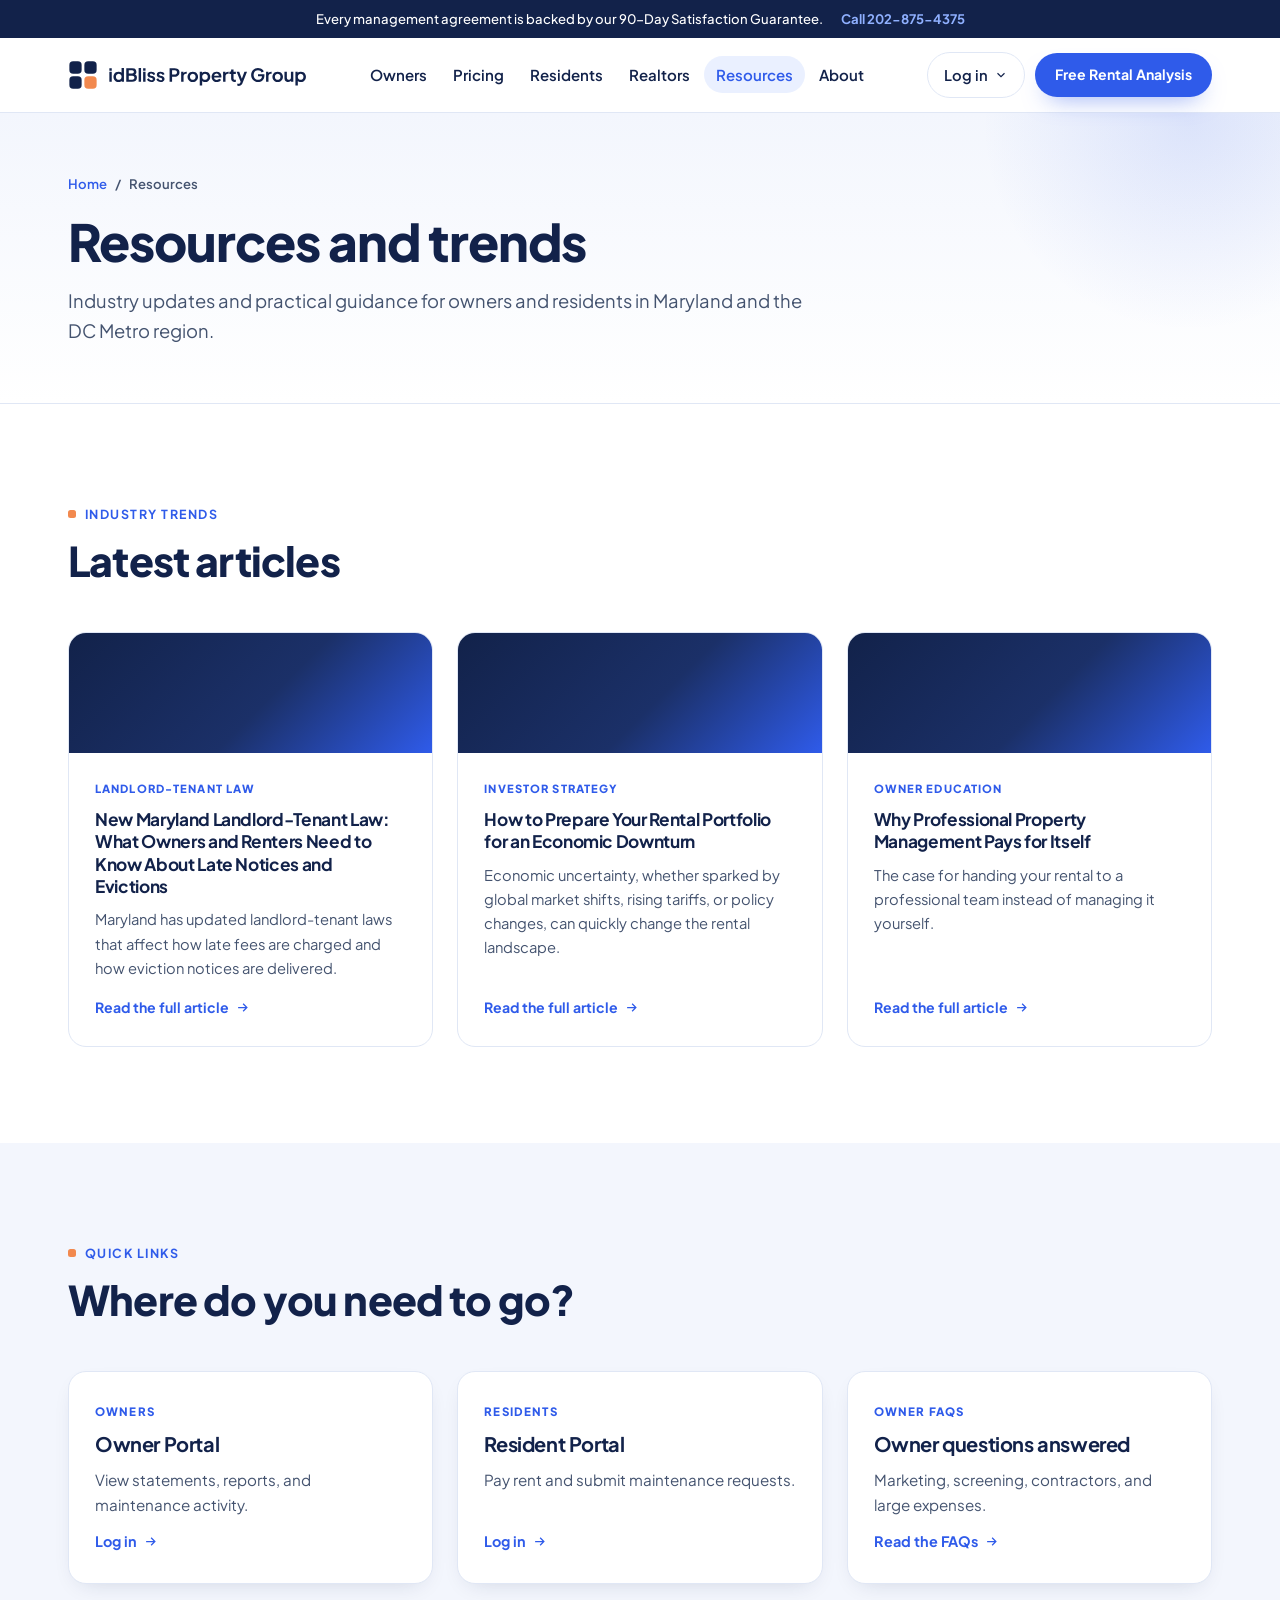
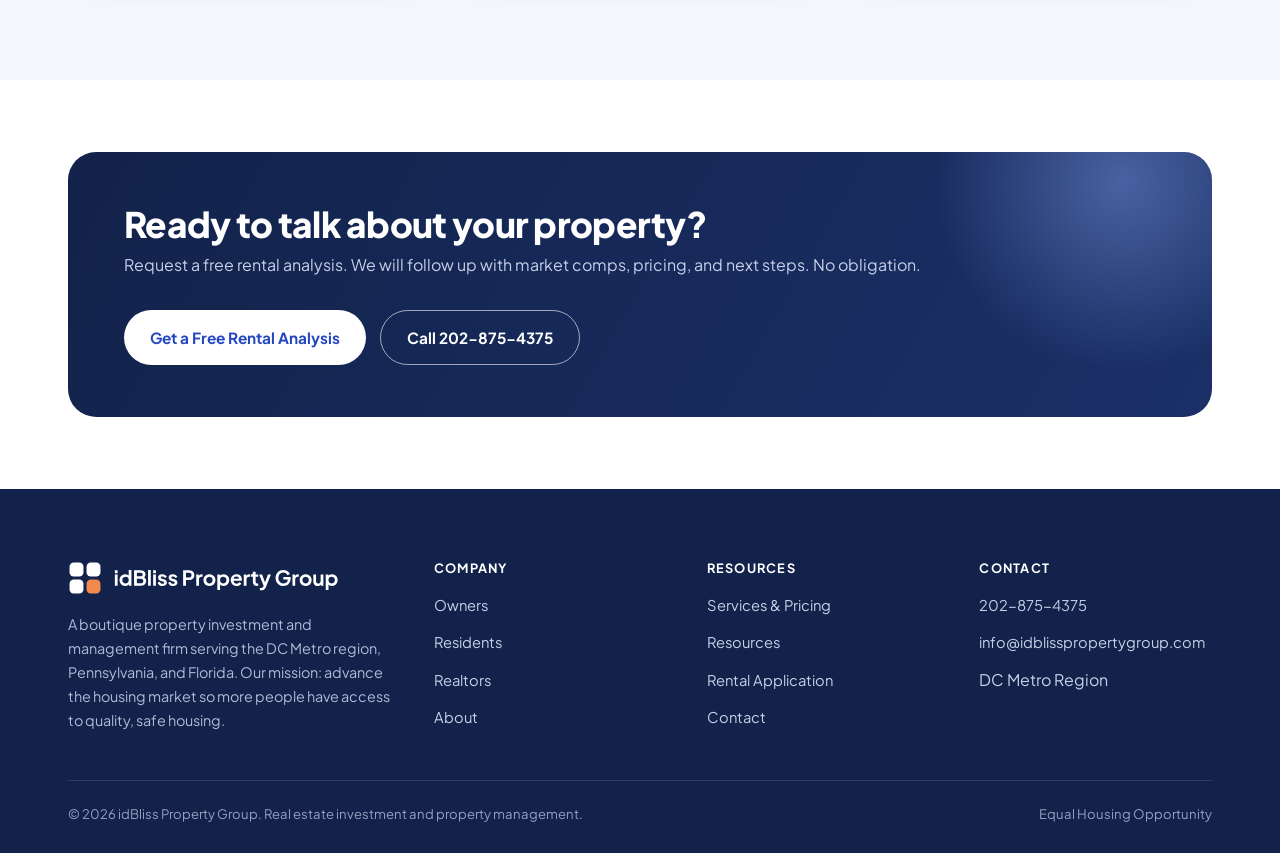
<file: resources.html>
<!DOCTYPE html><html lang="en"><head><meta charset="UTF-8"><meta name="viewport" content="width=device-width, initial-scale=1">
<title>Rental Property Resources & Landlord Insights | idBliss Property Group</title><meta name="description" content="Landlord-tenant law updates, portfolio strategy, and owner education from idBliss Property Group, plus quick links to owner and resident portals."><link rel="canonical" href="https://www.idblisspropertygroup.com/resources.html">
<meta property="og:title" content="Rental Property Resources & Landlord Insights | idBliss Property Group"><meta property="og:description" content="Landlord-tenant law updates, portfolio strategy, and owner education from idBliss Property Group, plus quick links to owner and resident portals."><meta property="og:type" content="website"><meta property="og:url" content="https://www.idblisspropertygroup.com/resources.html"><meta name="twitter:card" content="summary_large_image"><meta property="og:image" content="https://www.idblisspropertygroup.com/og-image.png"><meta name="theme-color" content="#12224A">
<link rel="icon" href="favicon.svg" type="image/svg+xml"><link rel="icon" href="favicon-32.png" sizes="32x32" type="image/png"><link rel="apple-touch-icon" href="favicon-180.png">
<link rel="preconnect" href="https://fonts.googleapis.com"><link rel="preconnect" href="https://fonts.gstatic.com" crossorigin>
<link href="https://fonts.googleapis.com/css2?family=Plus+Jakarta+Sans:wght@400;500;600;700;800&display=swap" rel="stylesheet">
<link rel="stylesheet" href="styles.css"></head><body><div class="topbar"><div class="wrap"><span>Every management agreement is backed by our 90-Day Satisfaction Guarantee.</span><a href="tel:+12028754375">Call 202-875-4375</a></div></div><nav class="mainnav" aria-label="Primary"><div class="wrap">
<a class="brand" href="index.html" data-route="home" aria-label="idBliss Property Group, home"><span class="lg-full"><svg class="logo" focusable="false" viewBox="0 0 350.06 44.00" aria-hidden="true"><rect x="2.00" y="2.00" width="18.00" height="18.00" rx="5.50" fill="#12224A"/><rect x="24.00" y="2.00" width="18.00" height="18.00" rx="5.50" fill="#12224A"/><rect x="2.00" y="24.00" width="18.00" height="18.00" rx="5.50" fill="#12224A"/><rect x="24.00" y="24.00" width="18.00" height="18.00" rx="5.50" fill="#F2894E"/><path d="M60.65 32.06V17.37H64.18V32.06ZM60.65 15.72V11.94H64.18V15.72ZM74.07 32.38Q71.93 32.38 70.26 31.37Q68.58 30.36 67.61 28.60Q66.64 26.85 66.64 24.71Q66.64 22.55 67.61 20.83Q68.58 19.10 70.27 18.07Q71.96 17.05 74.04 17.05Q75.71 17.05 77.02 17.71Q78.33 18.37 79.09 19.56L78.55 20.29V11.62H82.08V32.06H78.74V29.22L79.11 29.92Q78.36 31.11 77.01 31.75Q75.66 32.38 74.07 32.38ZM74.44 29.14Q75.66 29.14 76.58 28.57Q77.49 28.01 78.02 27.01Q78.55 26.01 78.55 24.71Q78.55 23.44 78.02 22.43Q77.49 21.42 76.58 20.85Q75.66 20.29 74.44 20.29Q73.26 20.29 72.31 20.87Q71.37 21.45 70.84 22.43Q70.31 23.42 70.31 24.71Q70.31 26.01 70.84 27.01Q71.37 28.01 72.31 28.57Q73.26 29.14 74.44 29.14ZM85.46 32.06V11.94H93.94Q95.94 11.94 97.35 12.63Q98.77 13.32 99.54 14.57Q100.31 15.83 100.31 17.61Q100.31 18.99 99.57 20.19Q98.82 21.39 97.20 22.18V20.47Q98.69 21.04 99.55 21.88Q100.42 22.72 100.77 23.74Q101.12 24.77 101.12 25.90Q101.12 28.79 99.22 30.42Q97.31 32.06 93.94 32.06ZM89.13 28.82H94.32Q95.75 28.82 96.60 28.02Q97.45 27.22 97.45 25.90Q97.45 24.58 96.60 23.77Q95.75 22.96 94.32 22.96H89.13ZM89.13 19.75H94.13Q95.26 19.75 95.94 19.08Q96.61 18.42 96.61 17.37Q96.61 16.32 95.94 15.70Q95.26 15.07 94.13 15.07H89.13ZM103.60 32.06V11.62H107.14V32.06ZM110.19 32.06V17.37H113.73V32.06ZM110.19 15.72V11.94H113.73V15.72ZM122.37 32.38Q120.02 32.38 118.28 31.26Q116.54 30.14 115.89 28.22L118.53 26.95Q119.10 28.20 120.11 28.90Q121.13 29.60 122.37 29.60Q123.34 29.60 123.91 29.17Q124.47 28.74 124.47 28.03Q124.47 27.60 124.25 27.32Q124.02 27.04 123.62 26.83Q123.23 26.63 122.77 26.50L120.37 25.82Q118.51 25.28 117.55 24.17Q116.59 23.07 116.59 21.55Q116.59 20.20 117.28 19.19Q117.97 18.18 119.20 17.61Q120.42 17.05 122.02 17.05Q124.10 17.05 125.69 18.04Q127.28 19.04 127.96 20.85L125.26 22.12Q124.88 21.12 123.99 20.53Q123.10 19.93 121.99 19.93Q121.10 19.93 120.59 20.34Q120.07 20.74 120.07 21.39Q120.07 21.80 120.29 22.09Q120.51 22.39 120.90 22.58Q121.29 22.77 121.80 22.93L124.15 23.63Q125.96 24.17 126.95 25.25Q127.93 26.33 127.93 27.90Q127.93 29.22 127.23 30.23Q126.53 31.25 125.28 31.81Q124.04 32.38 122.37 32.38ZM136.03 32.38Q133.68 32.38 131.94 31.26Q130.20 30.14 129.55 28.22L132.20 26.95Q132.76 28.20 133.78 28.90Q134.79 29.60 136.03 29.60Q137.00 29.60 137.57 29.17Q138.14 28.74 138.14 28.03Q138.14 27.60 137.91 27.32Q137.68 27.04 137.29 26.83Q136.89 26.63 136.44 26.50L134.03 25.82Q132.17 25.28 131.21 24.17Q130.25 23.07 130.25 21.55Q130.25 20.20 130.94 19.19Q131.63 18.18 132.86 17.61Q134.09 17.05 135.68 17.05Q137.76 17.05 139.35 18.04Q140.94 19.04 141.62 20.85L138.92 22.12Q138.54 21.12 137.65 20.53Q136.76 19.93 135.65 19.93Q134.76 19.93 134.25 20.34Q133.74 20.74 133.74 21.39Q133.74 21.80 133.95 22.09Q134.17 22.39 134.56 22.58Q134.95 22.77 135.46 22.93L137.81 23.63Q139.62 24.17 140.61 25.25Q141.59 26.33 141.59 27.90Q141.59 29.22 140.89 30.23Q140.19 31.25 138.95 31.81Q137.70 32.38 136.03 32.38ZM148.99 32.06V11.94H156.50Q158.55 11.94 160.13 12.68Q161.71 13.43 162.60 14.84Q163.49 16.26 163.49 18.29Q163.49 20.29 162.59 21.70Q161.68 23.12 160.12 23.88Q158.55 24.63 156.50 24.63H152.66V32.06ZM152.66 21.39H156.55Q157.55 21.39 158.28 21.00Q159.01 20.61 159.41 19.91Q159.82 19.21 159.82 18.29Q159.82 17.34 159.41 16.65Q159.01 15.97 158.28 15.57Q157.55 15.18 156.55 15.18H152.66ZM165.97 32.06V17.37H169.29V20.64L169.03 20.15Q169.54 18.50 170.63 17.86Q171.72 17.21 173.26 17.21H174.13V20.34H172.86Q171.35 20.34 170.43 21.27Q169.51 22.20 169.51 23.88V32.06ZM183.04 32.38Q180.88 32.38 179.11 31.38Q177.34 30.38 176.30 28.66Q175.26 26.93 175.26 24.71Q175.26 22.50 176.30 20.77Q177.34 19.04 179.10 18.04Q180.85 17.05 183.04 17.05Q185.20 17.05 186.95 18.04Q188.71 19.04 189.75 20.76Q190.79 22.47 190.79 24.71Q190.79 26.93 189.73 28.66Q188.68 30.38 186.93 31.38Q185.17 32.38 183.04 32.38ZM183.04 29.14Q184.23 29.14 185.13 28.57Q186.03 28.01 186.56 26.99Q187.09 25.98 187.09 24.71Q187.09 23.42 186.56 22.43Q186.03 21.45 185.13 20.87Q184.23 20.29 183.04 20.29Q181.82 20.29 180.91 20.87Q179.99 21.45 179.46 22.43Q178.93 23.42 178.93 24.71Q178.93 25.98 179.46 26.99Q179.99 28.01 180.91 28.57Q181.82 29.14 183.04 29.14ZM193.24 37.46V17.37H196.56V20.29L196.24 19.56Q197.00 18.37 198.29 17.71Q199.59 17.05 201.29 17.05Q203.37 17.05 205.04 18.07Q206.72 19.10 207.70 20.83Q208.69 22.55 208.69 24.71Q208.69 26.85 207.72 28.60Q206.74 30.36 205.07 31.37Q203.40 32.38 201.26 32.38Q199.67 32.38 198.33 31.75Q197.00 31.11 196.21 29.92L196.78 29.22V37.46ZM200.86 29.14Q202.07 29.14 203.02 28.57Q203.96 28.01 204.49 27.01Q205.02 26.01 205.02 24.71Q205.02 23.42 204.49 22.43Q203.96 21.45 203.02 20.87Q202.07 20.29 200.86 20.29Q199.70 20.29 198.77 20.85Q197.83 21.42 197.31 22.43Q196.78 23.44 196.78 24.71Q196.78 26.01 197.31 27.01Q197.83 28.01 198.77 28.57Q199.70 29.14 200.86 29.14ZM218.14 32.38Q215.87 32.38 214.17 31.36Q212.47 30.33 211.52 28.57Q210.58 26.82 210.58 24.69Q210.58 22.47 211.54 20.76Q212.50 19.04 214.16 18.04Q215.82 17.05 217.87 17.05Q219.60 17.05 220.91 17.61Q222.22 18.18 223.13 19.18Q224.05 20.18 224.54 21.46Q225.02 22.74 225.02 24.23Q225.02 24.61 224.98 25.01Q224.94 25.42 224.83 25.71H213.49V23.01H222.84L221.16 24.28Q221.41 23.04 221.04 22.07Q220.68 21.10 219.85 20.53Q219.03 19.96 217.87 19.96Q216.76 19.96 215.90 20.52Q215.03 21.07 214.59 22.13Q214.14 23.20 214.25 24.71Q214.14 26.06 214.61 27.10Q215.09 28.14 216.02 28.71Q216.95 29.28 218.17 29.28Q219.38 29.28 220.23 28.76Q221.08 28.25 221.57 27.39L224.43 28.79Q224.00 29.84 223.08 30.65Q222.16 31.46 220.91 31.92Q219.65 32.38 218.14 32.38ZM227.48 32.06V17.37H230.80V20.64L230.53 20.15Q231.04 18.50 232.14 17.86Q233.23 17.21 234.77 17.21H235.63V20.34H234.37Q232.85 20.34 231.94 21.27Q231.02 22.20 231.02 23.88V32.06ZM244.46 32.22Q241.98 32.22 240.62 30.86Q239.25 29.49 239.25 27.01V20.53H236.71V17.37H236.98Q238.06 17.37 238.66 16.80Q239.25 16.24 239.25 15.16V14.02H242.79V17.37H246.16V20.53H242.79V26.82Q242.79 27.55 243.05 28.06Q243.30 28.57 243.86 28.84Q244.41 29.11 245.27 29.11Q245.46 29.11 245.72 29.09Q245.97 29.06 246.22 29.03V32.06Q245.84 32.11 245.35 32.17Q244.87 32.22 244.46 32.22ZM250.48 38.00Q249.89 38.00 249.32 37.90Q248.76 37.81 248.30 37.57V34.62Q248.65 34.70 249.15 34.78Q249.65 34.87 250.08 34.87Q251.29 34.87 251.85 34.31Q252.40 33.76 252.83 32.84L253.81 30.57L253.75 33.54L247.35 17.37H251.16L255.64 29.30H254.29L258.75 17.37H262.58L256.18 33.54Q255.61 34.95 254.80 35.95Q253.99 36.94 252.93 37.47Q251.86 38.00 250.48 38.00ZM278.73 32.38Q276.57 32.38 274.73 31.60Q272.89 30.82 271.52 29.41Q270.14 28.01 269.37 26.12Q268.60 24.23 268.60 21.99Q268.60 19.75 269.34 17.84Q270.09 15.94 271.45 14.55Q272.81 13.16 274.65 12.39Q276.48 11.62 278.64 11.62Q280.80 11.62 282.52 12.35Q284.23 13.08 285.42 14.28Q286.61 15.48 287.12 16.91L283.86 18.48Q283.29 16.91 281.94 15.94Q280.59 14.97 278.64 14.97Q276.75 14.97 275.31 15.86Q273.87 16.75 273.07 18.31Q272.27 19.88 272.27 21.99Q272.27 24.09 273.10 25.67Q273.92 27.25 275.38 28.14Q276.84 29.03 278.73 29.03Q280.26 29.03 281.56 28.43Q282.86 27.82 283.64 26.70Q284.42 25.58 284.42 24.04V22.50L286.10 23.96H278.64V20.85H288.09V22.88Q288.09 25.20 287.31 26.98Q286.53 28.76 285.19 29.96Q283.86 31.17 282.18 31.77Q280.51 32.38 278.73 32.38ZM290.50 32.06V17.37H293.82V20.64L293.55 20.15Q294.06 18.50 295.16 17.86Q296.25 17.21 297.79 17.21H298.65V20.34H297.38Q295.87 20.34 294.95 21.27Q294.04 22.20 294.04 23.88V32.06ZM307.56 32.38Q305.40 32.38 303.63 31.38Q301.87 30.38 300.83 28.66Q299.79 26.93 299.79 24.71Q299.79 22.50 300.83 20.77Q301.87 19.04 303.62 18.04Q305.38 17.05 307.56 17.05Q309.72 17.05 311.48 18.04Q313.23 19.04 314.27 20.76Q315.31 22.47 315.31 24.71Q315.31 26.93 314.26 28.66Q313.20 30.38 311.45 31.38Q309.69 32.38 307.56 32.38ZM307.56 29.14Q308.75 29.14 309.65 28.57Q310.56 28.01 311.09 26.99Q311.61 25.98 311.61 24.71Q311.61 23.42 311.09 22.43Q310.56 21.45 309.65 20.87Q308.75 20.29 307.56 20.29Q306.35 20.29 305.43 20.87Q304.51 21.45 303.98 22.43Q303.46 23.42 303.46 24.71Q303.46 25.98 303.98 26.99Q304.51 28.01 305.43 28.57Q306.35 29.14 307.56 29.14ZM323.01 32.38Q321.31 32.38 320.05 31.63Q318.79 30.87 318.13 29.52Q317.47 28.17 317.47 26.36V17.37H321.01V26.06Q321.01 26.98 321.37 27.67Q321.74 28.36 322.43 28.75Q323.11 29.14 323.98 29.14Q324.84 29.14 325.52 28.75Q326.19 28.36 326.57 27.66Q326.95 26.95 326.95 25.98V17.37H330.48V32.06H327.14V29.17L327.43 29.68Q326.92 31.03 325.75 31.71Q324.57 32.38 323.01 32.38ZM333.56 37.46V17.37H336.88V20.29L336.56 19.56Q337.32 18.37 338.61 17.71Q339.91 17.05 341.61 17.05Q343.69 17.05 345.36 18.07Q347.04 19.10 348.02 20.83Q349.01 22.55 349.01 24.71Q349.01 26.85 348.03 28.60Q347.06 30.36 345.39 31.37Q343.71 32.38 341.58 32.38Q339.99 32.38 338.65 31.75Q337.32 31.11 336.53 29.92L337.10 29.22V37.46ZM341.18 29.14Q342.39 29.14 343.34 28.57Q344.28 28.01 344.81 27.01Q345.33 26.01 345.33 24.71Q345.33 23.42 344.81 22.43Q344.28 21.45 343.34 20.87Q342.39 20.29 341.18 20.29Q340.02 20.29 339.08 20.85Q338.15 21.42 337.63 22.43Q337.10 23.44 337.10 24.71Q337.10 26.01 337.63 27.01Q338.15 28.01 339.08 28.57Q340.02 29.14 341.18 29.14Z" fill="#12224A"/></svg></span><span class="lg-compact"><svg class="logo" focusable="false" viewBox="0 0 142.67 44.00" aria-hidden="true"><rect x="2.00" y="2.00" width="18.00" height="18.00" rx="5.50" fill="#12224A"/><rect x="24.00" y="2.00" width="18.00" height="18.00" rx="5.50" fill="#12224A"/><rect x="2.00" y="24.00" width="18.00" height="18.00" rx="5.50" fill="#12224A"/><rect x="24.00" y="24.00" width="18.00" height="18.00" rx="5.50" fill="#F2894E"/><path d="M60.65 32.06V17.37H64.18V32.06ZM60.65 15.72V11.94H64.18V15.72ZM74.07 32.38Q71.93 32.38 70.26 31.37Q68.58 30.36 67.61 28.60Q66.64 26.85 66.64 24.71Q66.64 22.55 67.61 20.83Q68.58 19.10 70.27 18.07Q71.96 17.05 74.04 17.05Q75.71 17.05 77.02 17.71Q78.33 18.37 79.09 19.56L78.55 20.29V11.62H82.08V32.06H78.74V29.22L79.11 29.92Q78.36 31.11 77.01 31.75Q75.66 32.38 74.07 32.38ZM74.44 29.14Q75.66 29.14 76.58 28.57Q77.49 28.01 78.02 27.01Q78.55 26.01 78.55 24.71Q78.55 23.44 78.02 22.43Q77.49 21.42 76.58 20.85Q75.66 20.29 74.44 20.29Q73.26 20.29 72.31 20.87Q71.37 21.45 70.84 22.43Q70.31 23.42 70.31 24.71Q70.31 26.01 70.84 27.01Q71.37 28.01 72.31 28.57Q73.26 29.14 74.44 29.14ZM85.46 32.06V11.94H93.94Q95.94 11.94 97.35 12.63Q98.77 13.32 99.54 14.57Q100.31 15.83 100.31 17.61Q100.31 18.99 99.57 20.19Q98.82 21.39 97.20 22.18V20.47Q98.69 21.04 99.55 21.88Q100.42 22.72 100.77 23.74Q101.12 24.77 101.12 25.90Q101.12 28.79 99.22 30.42Q97.31 32.06 93.94 32.06ZM89.13 28.82H94.32Q95.75 28.82 96.60 28.02Q97.45 27.22 97.45 25.90Q97.45 24.58 96.60 23.77Q95.75 22.96 94.32 22.96H89.13ZM89.13 19.75H94.13Q95.26 19.75 95.94 19.08Q96.61 18.42 96.61 17.37Q96.61 16.32 95.94 15.70Q95.26 15.07 94.13 15.07H89.13ZM103.60 32.06V11.62H107.14V32.06ZM110.19 32.06V17.37H113.73V32.06ZM110.19 15.72V11.94H113.73V15.72ZM122.37 32.38Q120.02 32.38 118.28 31.26Q116.54 30.14 115.89 28.22L118.53 26.95Q119.10 28.20 120.11 28.90Q121.13 29.60 122.37 29.60Q123.34 29.60 123.91 29.17Q124.47 28.74 124.47 28.03Q124.47 27.60 124.25 27.32Q124.02 27.04 123.62 26.83Q123.23 26.63 122.77 26.50L120.37 25.82Q118.51 25.28 117.55 24.17Q116.59 23.07 116.59 21.55Q116.59 20.20 117.28 19.19Q117.97 18.18 119.20 17.61Q120.42 17.05 122.02 17.05Q124.10 17.05 125.69 18.04Q127.28 19.04 127.96 20.85L125.26 22.12Q124.88 21.12 123.99 20.53Q123.10 19.93 121.99 19.93Q121.10 19.93 120.59 20.34Q120.07 20.74 120.07 21.39Q120.07 21.80 120.29 22.09Q120.51 22.39 120.90 22.58Q121.29 22.77 121.80 22.93L124.15 23.63Q125.96 24.17 126.95 25.25Q127.93 26.33 127.93 27.90Q127.93 29.22 127.23 30.23Q126.53 31.25 125.28 31.81Q124.04 32.38 122.37 32.38ZM136.03 32.38Q133.68 32.38 131.94 31.26Q130.20 30.14 129.55 28.22L132.20 26.95Q132.76 28.20 133.78 28.90Q134.79 29.60 136.03 29.60Q137.00 29.60 137.57 29.17Q138.14 28.74 138.14 28.03Q138.14 27.60 137.91 27.32Q137.68 27.04 137.29 26.83Q136.89 26.63 136.44 26.50L134.03 25.82Q132.17 25.28 131.21 24.17Q130.25 23.07 130.25 21.55Q130.25 20.20 130.94 19.19Q131.63 18.18 132.86 17.61Q134.09 17.05 135.68 17.05Q137.76 17.05 139.35 18.04Q140.94 19.04 141.62 20.85L138.92 22.12Q138.54 21.12 137.65 20.53Q136.76 19.93 135.65 19.93Q134.76 19.93 134.25 20.34Q133.74 20.74 133.74 21.39Q133.74 21.80 133.95 22.09Q134.17 22.39 134.56 22.58Q134.95 22.77 135.46 22.93L137.81 23.63Q139.62 24.17 140.61 25.25Q141.59 26.33 141.59 27.90Q141.59 29.22 140.89 30.23Q140.19 31.25 138.95 31.81Q137.70 32.38 136.03 32.38Z" fill="#12224A"/></svg></span></a>
<ul class="navlinks"><li><a href="owners.html" data-route="owners">Owners</a></li><li><a href="services-pricing.html" data-route="pricing">Pricing</a></li><li><a href="residents.html" data-route="residents">Residents</a></li><li><a href="realtors.html" data-route="realtors">Realtors</a></li><li><a href="resources.html" data-route="resources" aria-current="page" class="active">Resources</a></li><li><a href="about-us.html" data-route="about">About</a></li><li class="drawer-only"><a href="https://signin.managebuilding.com/manager/public/authentication/login" target="_blank" rel="noopener">Owner Portal Log in</a></li><li class="drawer-only"><a href="https://idblisspropertygroup.managebuilding.com/Resident/portal/login" target="_blank" rel="noopener">Resident Portal Log in</a></li><li class="drawer-cta"><a class="btn btn-primary" href="contact-us.html">Free Rental Analysis</a></li></ul>
<div class="nav-cta"><details class="login"><summary>Log in <svg viewBox="0 0 24 24" width="14" height="14" fill="none" stroke="currentColor" stroke-width="2"><path d="M6 9l6 6 6-6"/></svg></summary><div class="login-menu"><a href="https://signin.managebuilding.com/manager/public/authentication/login" target="_blank" rel="noopener">Owner Portal</a><a href="https://idblisspropertygroup.managebuilding.com/Resident/portal/login" target="_blank" rel="noopener">Resident Portal</a></div></details><a class="btn btn-primary btn-sm" href="contact-us.html">Free Rental Analysis</a><button class="menu-toggle" aria-label="Toggle menu" aria-expanded="false">&#9776;</button></div>
</div></nav><main><header class="page-head"><div class="wrap"><nav class="crumbs" aria-label="Breadcrumb"><a href="index.html">Home</a> <span>/</span> <span aria-current="page">Resources</span></nav><h1>Resources and trends</h1><p class="lede">Industry updates and practical guidance for owners and residents in Maryland and the DC Metro region.</p></div></header>
<section class="trends"><div class="wrap">
 <div class="section-head"><span class="eyebrow">Industry Trends</span><h2>Latest articles</h2></div>
 <div class="trend-grid"><article class="trend-card"><div class="trend-media"></div><div class="trend-body"><span class="trend-tag">Landlord-Tenant Law</span><h3>New Maryland Landlord-Tenant Law: What Owners and Renters Need to Know About Late Notices and Evictions</h3><p>Maryland has updated landlord-tenant laws that affect how late fees are charged and how eviction notices are delivered.</p><a class="read" href="https://www.idblisspropertygroup.com/post/new-maryland-landlord-tenant-law-what-owners-and-renters-need-to-know-about-late-notices-and-evicti" target="_blank" rel="noopener">Read the full article <svg viewBox="0 0 24 24" fill="none" stroke="currentColor" stroke-width="2"><path d="M5 12h14M13 6l6 6-6 6"/></svg></a></div></article><article class="trend-card"><div class="trend-media"></div><div class="trend-body"><span class="trend-tag">Investor Strategy</span><h3>How to Prepare Your Rental Portfolio for an Economic Downturn</h3><p>Economic uncertainty, whether sparked by global market shifts, rising tariffs, or policy changes, can quickly change the rental landscape.</p><a class="read" href="https://www.idblisspropertygroup.com/post/how-to-prepare-your-rental-portfolio-for-an-economic-downturn" target="_blank" rel="noopener">Read the full article <svg viewBox="0 0 24 24" fill="none" stroke="currentColor" stroke-width="2"><path d="M5 12h14M13 6l6 6-6 6"/></svg></a></div></article><article class="trend-card"><div class="trend-media"></div><div class="trend-body"><span class="trend-tag">Owner Education</span><h3>Why Professional Property Management Pays for Itself</h3><p>The case for handing your rental to a professional team instead of managing it yourself.</p><a class="read" href="https://www.idblisspropertygroup.com/post/why-professional-property-management-pays-for-itself" target="_blank" rel="noopener">Read the full article <svg viewBox="0 0 24 24" fill="none" stroke="currentColor" stroke-width="2"><path d="M5 12h14M13 6l6 6-6 6"/></svg></a></div></article></div>
</div></section>
<section class="paths"><div class="wrap">
 <div class="section-head"><span class="eyebrow">Quick Links</span><h2>Where do you need to go?</h2></div>
 <div class="path-grid">
  <a class="path-card" href="https://signin.managebuilding.com/manager/public/authentication/login" target="_blank" rel="noopener"><span class="path-num">OWNERS</span><h3>Owner Portal</h3><p>View statements, reports, and maintenance activity.</p><span class="link-out">Log in <svg viewBox="0 0 24 24" fill="none" stroke="currentColor" stroke-width="2"><path d="M5 12h14M13 6l6 6-6 6"/></svg></span></a>
  <a class="path-card" href="https://idblisspropertygroup.managebuilding.com/Resident/portal/login" target="_blank" rel="noopener"><span class="path-num">RESIDENTS</span><h3>Resident Portal</h3><p>Pay rent and submit maintenance requests.</p><span class="link-out">Log in <svg viewBox="0 0 24 24" fill="none" stroke="currentColor" stroke-width="2"><path d="M5 12h14M13 6l6 6-6 6"/></svg></span></a>
  <a class="path-card" href="owners.html"><span class="path-num">OWNER FAQS</span><h3>Owner questions answered</h3><p>Marketing, screening, contractors, and large expenses.</p><span class="link-out">Read the FAQs <svg viewBox="0 0 24 24" fill="none" stroke="currentColor" stroke-width="2"><path d="M5 12h14M13 6l6 6-6 6"/></svg></span></a>
 </div>
</div></section>
<section class="cta-band"><div class="wrap"><div class="cta-inner"><div><h2>Ready to talk about your property?</h2><p>Request a free rental analysis. We will follow up with market comps, pricing, and next steps. No obligation.</p></div>
<div class="cta-btns"><a class="btn btn-primary" href="contact-us.html">Get a Free Rental Analysis</a><a class="btn btn-light" href="tel:+12028754375">Call 202-875-4375</a></div></div></div></section>
</main><footer><div class="wrap"><div class="foot-grid">
<div><div class="foot-logo"><svg class="logo" focusable="false" viewBox="0 0 350.06 44.00" aria-hidden="true"><rect x="2.00" y="2.00" width="18.00" height="18.00" rx="5.50" fill="#FFFFFF"/><rect x="24.00" y="2.00" width="18.00" height="18.00" rx="5.50" fill="#FFFFFF"/><rect x="2.00" y="24.00" width="18.00" height="18.00" rx="5.50" fill="#FFFFFF"/><rect x="24.00" y="24.00" width="18.00" height="18.00" rx="5.50" fill="#F2894E"/><path d="M60.65 32.06V17.37H64.18V32.06ZM60.65 15.72V11.94H64.18V15.72ZM74.07 32.38Q71.93 32.38 70.26 31.37Q68.58 30.36 67.61 28.60Q66.64 26.85 66.64 24.71Q66.64 22.55 67.61 20.83Q68.58 19.10 70.27 18.07Q71.96 17.05 74.04 17.05Q75.71 17.05 77.02 17.71Q78.33 18.37 79.09 19.56L78.55 20.29V11.62H82.08V32.06H78.74V29.22L79.11 29.92Q78.36 31.11 77.01 31.75Q75.66 32.38 74.07 32.38ZM74.44 29.14Q75.66 29.14 76.58 28.57Q77.49 28.01 78.02 27.01Q78.55 26.01 78.55 24.71Q78.55 23.44 78.02 22.43Q77.49 21.42 76.58 20.85Q75.66 20.29 74.44 20.29Q73.26 20.29 72.31 20.87Q71.37 21.45 70.84 22.43Q70.31 23.42 70.31 24.71Q70.31 26.01 70.84 27.01Q71.37 28.01 72.31 28.57Q73.26 29.14 74.44 29.14ZM85.46 32.06V11.94H93.94Q95.94 11.94 97.35 12.63Q98.77 13.32 99.54 14.57Q100.31 15.83 100.31 17.61Q100.31 18.99 99.57 20.19Q98.82 21.39 97.20 22.18V20.47Q98.69 21.04 99.55 21.88Q100.42 22.72 100.77 23.74Q101.12 24.77 101.12 25.90Q101.12 28.79 99.22 30.42Q97.31 32.06 93.94 32.06ZM89.13 28.82H94.32Q95.75 28.82 96.60 28.02Q97.45 27.22 97.45 25.90Q97.45 24.58 96.60 23.77Q95.75 22.96 94.32 22.96H89.13ZM89.13 19.75H94.13Q95.26 19.75 95.94 19.08Q96.61 18.42 96.61 17.37Q96.61 16.32 95.94 15.70Q95.26 15.07 94.13 15.07H89.13ZM103.60 32.06V11.62H107.14V32.06ZM110.19 32.06V17.37H113.73V32.06ZM110.19 15.72V11.94H113.73V15.72ZM122.37 32.38Q120.02 32.38 118.28 31.26Q116.54 30.14 115.89 28.22L118.53 26.95Q119.10 28.20 120.11 28.90Q121.13 29.60 122.37 29.60Q123.34 29.60 123.91 29.17Q124.47 28.74 124.47 28.03Q124.47 27.60 124.25 27.32Q124.02 27.04 123.62 26.83Q123.23 26.63 122.77 26.50L120.37 25.82Q118.51 25.28 117.55 24.17Q116.59 23.07 116.59 21.55Q116.59 20.20 117.28 19.19Q117.97 18.18 119.20 17.61Q120.42 17.05 122.02 17.05Q124.10 17.05 125.69 18.04Q127.28 19.04 127.96 20.85L125.26 22.12Q124.88 21.12 123.99 20.53Q123.10 19.93 121.99 19.93Q121.10 19.93 120.59 20.34Q120.07 20.74 120.07 21.39Q120.07 21.80 120.29 22.09Q120.51 22.39 120.90 22.58Q121.29 22.77 121.80 22.93L124.15 23.63Q125.96 24.17 126.95 25.25Q127.93 26.33 127.93 27.90Q127.93 29.22 127.23 30.23Q126.53 31.25 125.28 31.81Q124.04 32.38 122.37 32.38ZM136.03 32.38Q133.68 32.38 131.94 31.26Q130.20 30.14 129.55 28.22L132.20 26.95Q132.76 28.20 133.78 28.90Q134.79 29.60 136.03 29.60Q137.00 29.60 137.57 29.17Q138.14 28.74 138.14 28.03Q138.14 27.60 137.91 27.32Q137.68 27.04 137.29 26.83Q136.89 26.63 136.44 26.50L134.03 25.82Q132.17 25.28 131.21 24.17Q130.25 23.07 130.25 21.55Q130.25 20.20 130.94 19.19Q131.63 18.18 132.86 17.61Q134.09 17.05 135.68 17.05Q137.76 17.05 139.35 18.04Q140.94 19.04 141.62 20.85L138.92 22.12Q138.54 21.12 137.65 20.53Q136.76 19.93 135.65 19.93Q134.76 19.93 134.25 20.34Q133.74 20.74 133.74 21.39Q133.74 21.80 133.95 22.09Q134.17 22.39 134.56 22.58Q134.95 22.77 135.46 22.93L137.81 23.63Q139.62 24.17 140.61 25.25Q141.59 26.33 141.59 27.90Q141.59 29.22 140.89 30.23Q140.19 31.25 138.95 31.81Q137.70 32.38 136.03 32.38ZM148.99 32.06V11.94H156.50Q158.55 11.94 160.13 12.68Q161.71 13.43 162.60 14.84Q163.49 16.26 163.49 18.29Q163.49 20.29 162.59 21.70Q161.68 23.12 160.12 23.88Q158.55 24.63 156.50 24.63H152.66V32.06ZM152.66 21.39H156.55Q157.55 21.39 158.28 21.00Q159.01 20.61 159.41 19.91Q159.82 19.21 159.82 18.29Q159.82 17.34 159.41 16.65Q159.01 15.97 158.28 15.57Q157.55 15.18 156.55 15.18H152.66ZM165.97 32.06V17.37H169.29V20.64L169.03 20.15Q169.54 18.50 170.63 17.86Q171.72 17.21 173.26 17.21H174.13V20.34H172.86Q171.35 20.34 170.43 21.27Q169.51 22.20 169.51 23.88V32.06ZM183.04 32.38Q180.88 32.38 179.11 31.38Q177.34 30.38 176.30 28.66Q175.26 26.93 175.26 24.71Q175.26 22.50 176.30 20.77Q177.34 19.04 179.10 18.04Q180.85 17.05 183.04 17.05Q185.20 17.05 186.95 18.04Q188.71 19.04 189.75 20.76Q190.79 22.47 190.79 24.71Q190.79 26.93 189.73 28.66Q188.68 30.38 186.93 31.38Q185.17 32.38 183.04 32.38ZM183.04 29.14Q184.23 29.14 185.13 28.57Q186.03 28.01 186.56 26.99Q187.09 25.98 187.09 24.71Q187.09 23.42 186.56 22.43Q186.03 21.45 185.13 20.87Q184.23 20.29 183.04 20.29Q181.82 20.29 180.91 20.87Q179.99 21.45 179.46 22.43Q178.93 23.42 178.93 24.71Q178.93 25.98 179.46 26.99Q179.99 28.01 180.91 28.57Q181.82 29.14 183.04 29.14ZM193.24 37.46V17.37H196.56V20.29L196.24 19.56Q197.00 18.37 198.29 17.71Q199.59 17.05 201.29 17.05Q203.37 17.05 205.04 18.07Q206.72 19.10 207.70 20.83Q208.69 22.55 208.69 24.71Q208.69 26.85 207.72 28.60Q206.74 30.36 205.07 31.37Q203.40 32.38 201.26 32.38Q199.67 32.38 198.33 31.75Q197.00 31.11 196.21 29.92L196.78 29.22V37.46ZM200.86 29.14Q202.07 29.14 203.02 28.57Q203.96 28.01 204.49 27.01Q205.02 26.01 205.02 24.71Q205.02 23.42 204.49 22.43Q203.96 21.45 203.02 20.87Q202.07 20.29 200.86 20.29Q199.70 20.29 198.77 20.85Q197.83 21.42 197.31 22.43Q196.78 23.44 196.78 24.71Q196.78 26.01 197.31 27.01Q197.83 28.01 198.77 28.57Q199.70 29.14 200.86 29.14ZM218.14 32.38Q215.87 32.38 214.17 31.36Q212.47 30.33 211.52 28.57Q210.58 26.82 210.58 24.69Q210.58 22.47 211.54 20.76Q212.50 19.04 214.16 18.04Q215.82 17.05 217.87 17.05Q219.60 17.05 220.91 17.61Q222.22 18.18 223.13 19.18Q224.05 20.18 224.54 21.46Q225.02 22.74 225.02 24.23Q225.02 24.61 224.98 25.01Q224.94 25.42 224.83 25.71H213.49V23.01H222.84L221.16 24.28Q221.41 23.04 221.04 22.07Q220.68 21.10 219.85 20.53Q219.03 19.96 217.87 19.96Q216.76 19.96 215.90 20.52Q215.03 21.07 214.59 22.13Q214.14 23.20 214.25 24.71Q214.14 26.06 214.61 27.10Q215.09 28.14 216.02 28.71Q216.95 29.28 218.17 29.28Q219.38 29.28 220.23 28.76Q221.08 28.25 221.57 27.39L224.43 28.79Q224.00 29.84 223.08 30.65Q222.16 31.46 220.91 31.92Q219.65 32.38 218.14 32.38ZM227.48 32.06V17.37H230.80V20.64L230.53 20.15Q231.04 18.50 232.14 17.86Q233.23 17.21 234.77 17.21H235.63V20.34H234.37Q232.85 20.34 231.94 21.27Q231.02 22.20 231.02 23.88V32.06ZM244.46 32.22Q241.98 32.22 240.62 30.86Q239.25 29.49 239.25 27.01V20.53H236.71V17.37H236.98Q238.06 17.37 238.66 16.80Q239.25 16.24 239.25 15.16V14.02H242.79V17.37H246.16V20.53H242.79V26.82Q242.79 27.55 243.05 28.06Q243.30 28.57 243.86 28.84Q244.41 29.11 245.27 29.11Q245.46 29.11 245.72 29.09Q245.97 29.06 246.22 29.03V32.06Q245.84 32.11 245.35 32.17Q244.87 32.22 244.46 32.22ZM250.48 38.00Q249.89 38.00 249.32 37.90Q248.76 37.81 248.30 37.57V34.62Q248.65 34.70 249.15 34.78Q249.65 34.87 250.08 34.87Q251.29 34.87 251.85 34.31Q252.40 33.76 252.83 32.84L253.81 30.57L253.75 33.54L247.35 17.37H251.16L255.64 29.30H254.29L258.75 17.37H262.58L256.18 33.54Q255.61 34.95 254.80 35.95Q253.99 36.94 252.93 37.47Q251.86 38.00 250.48 38.00ZM278.73 32.38Q276.57 32.38 274.73 31.60Q272.89 30.82 271.52 29.41Q270.14 28.01 269.37 26.12Q268.60 24.23 268.60 21.99Q268.60 19.75 269.34 17.84Q270.09 15.94 271.45 14.55Q272.81 13.16 274.65 12.39Q276.48 11.62 278.64 11.62Q280.80 11.62 282.52 12.35Q284.23 13.08 285.42 14.28Q286.61 15.48 287.12 16.91L283.86 18.48Q283.29 16.91 281.94 15.94Q280.59 14.97 278.64 14.97Q276.75 14.97 275.31 15.86Q273.87 16.75 273.07 18.31Q272.27 19.88 272.27 21.99Q272.27 24.09 273.10 25.67Q273.92 27.25 275.38 28.14Q276.84 29.03 278.73 29.03Q280.26 29.03 281.56 28.43Q282.86 27.82 283.64 26.70Q284.42 25.58 284.42 24.04V22.50L286.10 23.96H278.64V20.85H288.09V22.88Q288.09 25.20 287.31 26.98Q286.53 28.76 285.19 29.96Q283.86 31.17 282.18 31.77Q280.51 32.38 278.73 32.38ZM290.50 32.06V17.37H293.82V20.64L293.55 20.15Q294.06 18.50 295.16 17.86Q296.25 17.21 297.79 17.21H298.65V20.34H297.38Q295.87 20.34 294.95 21.27Q294.04 22.20 294.04 23.88V32.06ZM307.56 32.38Q305.40 32.38 303.63 31.38Q301.87 30.38 300.83 28.66Q299.79 26.93 299.79 24.71Q299.79 22.50 300.83 20.77Q301.87 19.04 303.62 18.04Q305.38 17.05 307.56 17.05Q309.72 17.05 311.48 18.04Q313.23 19.04 314.27 20.76Q315.31 22.47 315.31 24.71Q315.31 26.93 314.26 28.66Q313.20 30.38 311.45 31.38Q309.69 32.38 307.56 32.38ZM307.56 29.14Q308.75 29.14 309.65 28.57Q310.56 28.01 311.09 26.99Q311.61 25.98 311.61 24.71Q311.61 23.42 311.09 22.43Q310.56 21.45 309.65 20.87Q308.75 20.29 307.56 20.29Q306.35 20.29 305.43 20.87Q304.51 21.45 303.98 22.43Q303.46 23.42 303.46 24.71Q303.46 25.98 303.98 26.99Q304.51 28.01 305.43 28.57Q306.35 29.14 307.56 29.14ZM323.01 32.38Q321.31 32.38 320.05 31.63Q318.79 30.87 318.13 29.52Q317.47 28.17 317.47 26.36V17.37H321.01V26.06Q321.01 26.98 321.37 27.67Q321.74 28.36 322.43 28.75Q323.11 29.14 323.98 29.14Q324.84 29.14 325.52 28.75Q326.19 28.36 326.57 27.66Q326.95 26.95 326.95 25.98V17.37H330.48V32.06H327.14V29.17L327.43 29.68Q326.92 31.03 325.75 31.71Q324.57 32.38 323.01 32.38ZM333.56 37.46V17.37H336.88V20.29L336.56 19.56Q337.32 18.37 338.61 17.71Q339.91 17.05 341.61 17.05Q343.69 17.05 345.36 18.07Q347.04 19.10 348.02 20.83Q349.01 22.55 349.01 24.71Q349.01 26.85 348.03 28.60Q347.06 30.36 345.39 31.37Q343.71 32.38 341.58 32.38Q339.99 32.38 338.65 31.75Q337.32 31.11 336.53 29.92L337.10 29.22V37.46ZM341.18 29.14Q342.39 29.14 343.34 28.57Q344.28 28.01 344.81 27.01Q345.33 26.01 345.33 24.71Q345.33 23.42 344.81 22.43Q344.28 21.45 343.34 20.87Q342.39 20.29 341.18 20.29Q340.02 20.29 339.08 20.85Q338.15 21.42 337.63 22.43Q337.10 23.44 337.10 24.71Q337.10 26.01 337.63 27.01Q338.15 28.01 339.08 28.57Q340.02 29.14 341.18 29.14Z" fill="#FFFFFF"/></svg></div><p>A boutique property investment and management firm serving the DC Metro region, Pennsylvania, and Florida. Our mission: advance the housing market so more people have access to quality, safe housing.</p></div>
<div><h2 class="foot-h">Company</h2><ul><li><a href="owners.html">Owners</a></li><li><a href="residents.html">Residents</a></li><li><a href="realtors.html">Realtors</a></li><li><a href="about-us.html">About</a></li></ul></div>
<div><h2 class="foot-h">Resources</h2><ul><li><a href="services-pricing.html">Services &amp; Pricing</a></li><li><a href="resources.html">Resources</a></li><li><a href="https://idblisspropertygroup.managebuilding.com/Resident/rental-application/new" target="_blank" rel="noopener">Rental Application</a></li><li><a href="contact-us.html">Contact</a></li></ul></div>
<div><h2 class="foot-h">Contact</h2><ul><li><a href="tel:+12028754375">202-875-4375</a></li><li><a href="mailto:info@idblisspropertygroup.com">info@idblisspropertygroup.com</a></li><li>DC Metro Region</li></ul></div>
</div><div class="foot-bottom"><span>&copy; 2026 idBliss Property Group. Real estate investment and property management.</span><span>Equal Housing Opportunity</span></div></div></footer><script src="site.js"></script></body></html>
</file>
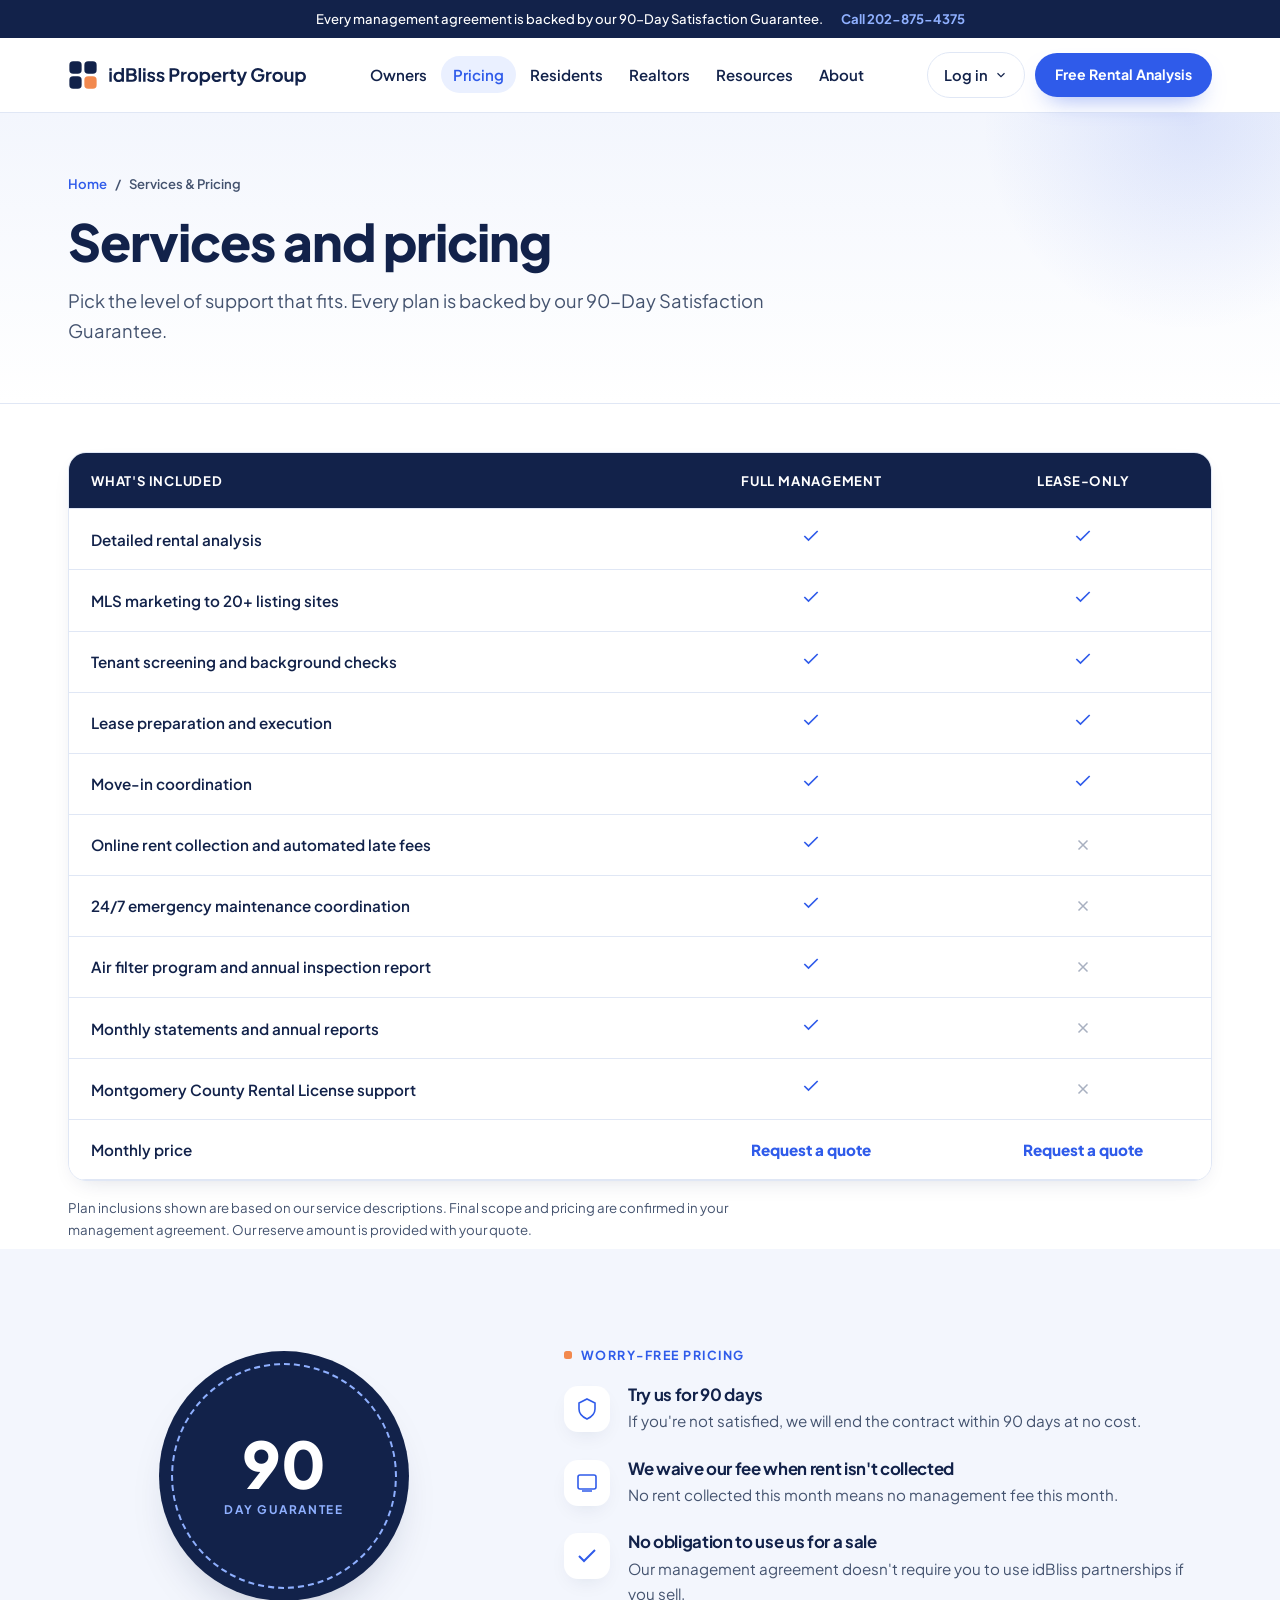
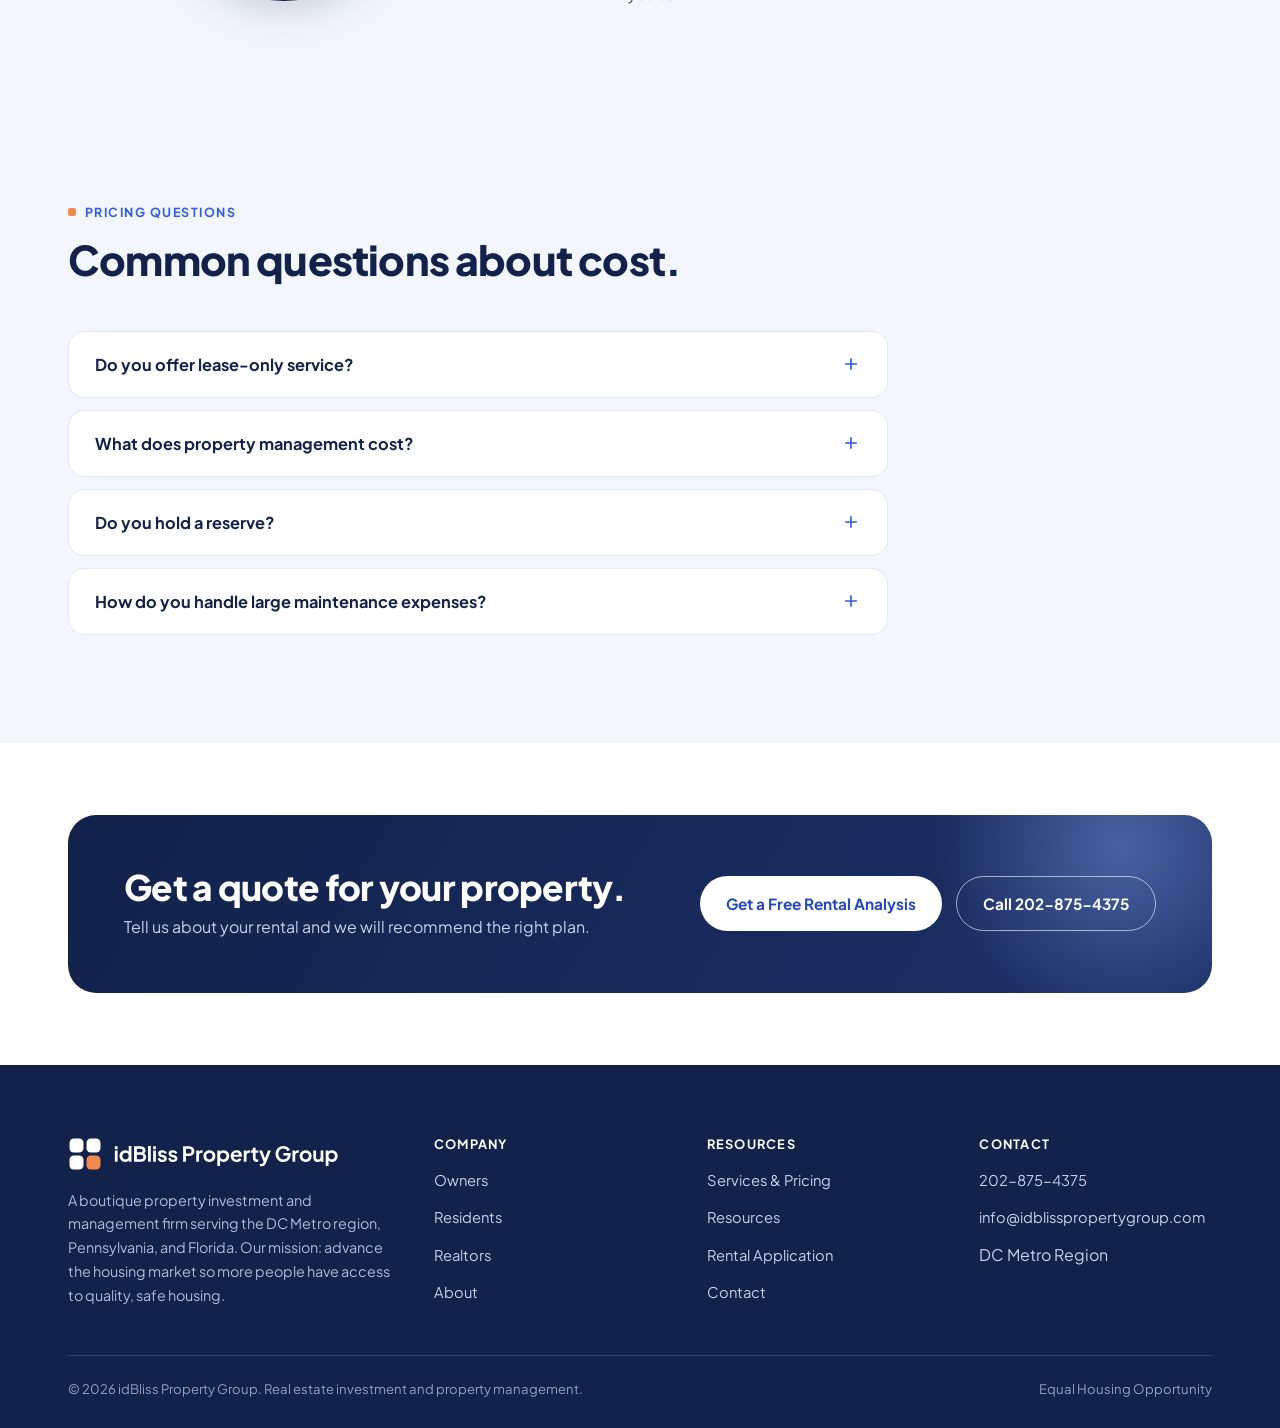
<file: services-pricing.html>
<!DOCTYPE html><html lang="en"><head><meta charset="UTF-8"><meta name="viewport" content="width=device-width, initial-scale=1">
<title>Property Management Services & Pricing in Maryland | idBliss Property Group</title><meta name="description" content="Compare idBliss full property management and lease-only service plans. See what is included, our guarantees, and how to get a quote for your Maryland rental."><link rel="canonical" href="https://www.idblisspropertygroup.com/services-pricing.html">
<meta property="og:title" content="Property Management Services & Pricing in Maryland | idBliss Property Group"><meta property="og:description" content="Compare idBliss full property management and lease-only service plans. See what is included, our guarantees, and how to get a quote for your Maryland rental."><meta property="og:type" content="website"><meta property="og:url" content="https://www.idblisspropertygroup.com/services-pricing.html"><meta name="twitter:card" content="summary_large_image"><meta property="og:image" content="https://www.idblisspropertygroup.com/og-image.png"><meta name="theme-color" content="#12224A">
<link rel="icon" href="favicon.svg" type="image/svg+xml"><link rel="icon" href="favicon-32.png" sizes="32x32" type="image/png"><link rel="apple-touch-icon" href="favicon-180.png">
<link rel="preconnect" href="https://fonts.googleapis.com"><link rel="preconnect" href="https://fonts.gstatic.com" crossorigin>
<link href="https://fonts.googleapis.com/css2?family=Plus+Jakarta+Sans:wght@400;500;600;700;800&display=swap" rel="stylesheet">
<link rel="stylesheet" href="styles.css"></head><body><div class="topbar"><div class="wrap"><span>Every management agreement is backed by our 90-Day Satisfaction Guarantee.</span><a href="tel:+12028754375">Call 202-875-4375</a></div></div><nav class="mainnav" aria-label="Primary"><div class="wrap">
<a class="brand" href="index.html" data-route="home" aria-label="idBliss Property Group, home"><span class="lg-full"><svg class="logo" focusable="false" viewBox="0 0 350.06 44.00" aria-hidden="true"><rect x="2.00" y="2.00" width="18.00" height="18.00" rx="5.50" fill="#12224A"/><rect x="24.00" y="2.00" width="18.00" height="18.00" rx="5.50" fill="#12224A"/><rect x="2.00" y="24.00" width="18.00" height="18.00" rx="5.50" fill="#12224A"/><rect x="24.00" y="24.00" width="18.00" height="18.00" rx="5.50" fill="#F2894E"/><path d="M60.65 32.06V17.37H64.18V32.06ZM60.65 15.72V11.94H64.18V15.72ZM74.07 32.38Q71.93 32.38 70.26 31.37Q68.58 30.36 67.61 28.60Q66.64 26.85 66.64 24.71Q66.64 22.55 67.61 20.83Q68.58 19.10 70.27 18.07Q71.96 17.05 74.04 17.05Q75.71 17.05 77.02 17.71Q78.33 18.37 79.09 19.56L78.55 20.29V11.62H82.08V32.06H78.74V29.22L79.11 29.92Q78.36 31.11 77.01 31.75Q75.66 32.38 74.07 32.38ZM74.44 29.14Q75.66 29.14 76.58 28.57Q77.49 28.01 78.02 27.01Q78.55 26.01 78.55 24.71Q78.55 23.44 78.02 22.43Q77.49 21.42 76.58 20.85Q75.66 20.29 74.44 20.29Q73.26 20.29 72.31 20.87Q71.37 21.45 70.84 22.43Q70.31 23.42 70.31 24.71Q70.31 26.01 70.84 27.01Q71.37 28.01 72.31 28.57Q73.26 29.14 74.44 29.14ZM85.46 32.06V11.94H93.94Q95.94 11.94 97.35 12.63Q98.77 13.32 99.54 14.57Q100.31 15.83 100.31 17.61Q100.31 18.99 99.57 20.19Q98.82 21.39 97.20 22.18V20.47Q98.69 21.04 99.55 21.88Q100.42 22.72 100.77 23.74Q101.12 24.77 101.12 25.90Q101.12 28.79 99.22 30.42Q97.31 32.06 93.94 32.06ZM89.13 28.82H94.32Q95.75 28.82 96.60 28.02Q97.45 27.22 97.45 25.90Q97.45 24.58 96.60 23.77Q95.75 22.96 94.32 22.96H89.13ZM89.13 19.75H94.13Q95.26 19.75 95.94 19.08Q96.61 18.42 96.61 17.37Q96.61 16.32 95.94 15.70Q95.26 15.07 94.13 15.07H89.13ZM103.60 32.06V11.62H107.14V32.06ZM110.19 32.06V17.37H113.73V32.06ZM110.19 15.72V11.94H113.73V15.72ZM122.37 32.38Q120.02 32.38 118.28 31.26Q116.54 30.14 115.89 28.22L118.53 26.95Q119.10 28.20 120.11 28.90Q121.13 29.60 122.37 29.60Q123.34 29.60 123.91 29.17Q124.47 28.74 124.47 28.03Q124.47 27.60 124.25 27.32Q124.02 27.04 123.62 26.83Q123.23 26.63 122.77 26.50L120.37 25.82Q118.51 25.28 117.55 24.17Q116.59 23.07 116.59 21.55Q116.59 20.20 117.28 19.19Q117.97 18.18 119.20 17.61Q120.42 17.05 122.02 17.05Q124.10 17.05 125.69 18.04Q127.28 19.04 127.96 20.85L125.26 22.12Q124.88 21.12 123.99 20.53Q123.10 19.93 121.99 19.93Q121.10 19.93 120.59 20.34Q120.07 20.74 120.07 21.39Q120.07 21.80 120.29 22.09Q120.51 22.39 120.90 22.58Q121.29 22.77 121.80 22.93L124.15 23.63Q125.96 24.17 126.95 25.25Q127.93 26.33 127.93 27.90Q127.93 29.22 127.23 30.23Q126.53 31.25 125.28 31.81Q124.04 32.38 122.37 32.38ZM136.03 32.38Q133.68 32.38 131.94 31.26Q130.20 30.14 129.55 28.22L132.20 26.95Q132.76 28.20 133.78 28.90Q134.79 29.60 136.03 29.60Q137.00 29.60 137.57 29.17Q138.14 28.74 138.14 28.03Q138.14 27.60 137.91 27.32Q137.68 27.04 137.29 26.83Q136.89 26.63 136.44 26.50L134.03 25.82Q132.17 25.28 131.21 24.17Q130.25 23.07 130.25 21.55Q130.25 20.20 130.94 19.19Q131.63 18.18 132.86 17.61Q134.09 17.05 135.68 17.05Q137.76 17.05 139.35 18.04Q140.94 19.04 141.62 20.85L138.92 22.12Q138.54 21.12 137.65 20.53Q136.76 19.93 135.65 19.93Q134.76 19.93 134.25 20.34Q133.74 20.74 133.74 21.39Q133.74 21.80 133.95 22.09Q134.17 22.39 134.56 22.58Q134.95 22.77 135.46 22.93L137.81 23.63Q139.62 24.17 140.61 25.25Q141.59 26.33 141.59 27.90Q141.59 29.22 140.89 30.23Q140.19 31.25 138.95 31.81Q137.70 32.38 136.03 32.38ZM148.99 32.06V11.94H156.50Q158.55 11.94 160.13 12.68Q161.71 13.43 162.60 14.84Q163.49 16.26 163.49 18.29Q163.49 20.29 162.59 21.70Q161.68 23.12 160.12 23.88Q158.55 24.63 156.50 24.63H152.66V32.06ZM152.66 21.39H156.55Q157.55 21.39 158.28 21.00Q159.01 20.61 159.41 19.91Q159.82 19.21 159.82 18.29Q159.82 17.34 159.41 16.65Q159.01 15.97 158.28 15.57Q157.55 15.18 156.55 15.18H152.66ZM165.97 32.06V17.37H169.29V20.64L169.03 20.15Q169.54 18.50 170.63 17.86Q171.72 17.21 173.26 17.21H174.13V20.34H172.86Q171.35 20.34 170.43 21.27Q169.51 22.20 169.51 23.88V32.06ZM183.04 32.38Q180.88 32.38 179.11 31.38Q177.34 30.38 176.30 28.66Q175.26 26.93 175.26 24.71Q175.26 22.50 176.30 20.77Q177.34 19.04 179.10 18.04Q180.85 17.05 183.04 17.05Q185.20 17.05 186.95 18.04Q188.71 19.04 189.75 20.76Q190.79 22.47 190.79 24.71Q190.79 26.93 189.73 28.66Q188.68 30.38 186.93 31.38Q185.17 32.38 183.04 32.38ZM183.04 29.14Q184.23 29.14 185.13 28.57Q186.03 28.01 186.56 26.99Q187.09 25.98 187.09 24.71Q187.09 23.42 186.56 22.43Q186.03 21.45 185.13 20.87Q184.23 20.29 183.04 20.29Q181.82 20.29 180.91 20.87Q179.99 21.45 179.46 22.43Q178.93 23.42 178.93 24.71Q178.93 25.98 179.46 26.99Q179.99 28.01 180.91 28.57Q181.82 29.14 183.04 29.14ZM193.24 37.46V17.37H196.56V20.29L196.24 19.56Q197.00 18.37 198.29 17.71Q199.59 17.05 201.29 17.05Q203.37 17.05 205.04 18.07Q206.72 19.10 207.70 20.83Q208.69 22.55 208.69 24.71Q208.69 26.85 207.72 28.60Q206.74 30.36 205.07 31.37Q203.40 32.38 201.26 32.38Q199.67 32.38 198.33 31.75Q197.00 31.11 196.21 29.92L196.78 29.22V37.46ZM200.86 29.14Q202.07 29.14 203.02 28.57Q203.96 28.01 204.49 27.01Q205.02 26.01 205.02 24.71Q205.02 23.42 204.49 22.43Q203.96 21.45 203.02 20.87Q202.07 20.29 200.86 20.29Q199.70 20.29 198.77 20.85Q197.83 21.42 197.31 22.43Q196.78 23.44 196.78 24.71Q196.78 26.01 197.31 27.01Q197.83 28.01 198.77 28.57Q199.70 29.14 200.86 29.14ZM218.14 32.38Q215.87 32.38 214.17 31.36Q212.47 30.33 211.52 28.57Q210.58 26.82 210.58 24.69Q210.58 22.47 211.54 20.76Q212.50 19.04 214.16 18.04Q215.82 17.05 217.87 17.05Q219.60 17.05 220.91 17.61Q222.22 18.18 223.13 19.18Q224.05 20.18 224.54 21.46Q225.02 22.74 225.02 24.23Q225.02 24.61 224.98 25.01Q224.94 25.42 224.83 25.71H213.49V23.01H222.84L221.16 24.28Q221.41 23.04 221.04 22.07Q220.68 21.10 219.85 20.53Q219.03 19.96 217.87 19.96Q216.76 19.96 215.90 20.52Q215.03 21.07 214.59 22.13Q214.14 23.20 214.25 24.71Q214.14 26.06 214.61 27.10Q215.09 28.14 216.02 28.71Q216.95 29.28 218.17 29.28Q219.38 29.28 220.23 28.76Q221.08 28.25 221.57 27.39L224.43 28.79Q224.00 29.84 223.08 30.65Q222.16 31.46 220.91 31.92Q219.65 32.38 218.14 32.38ZM227.48 32.06V17.37H230.80V20.64L230.53 20.15Q231.04 18.50 232.14 17.86Q233.23 17.21 234.77 17.21H235.63V20.34H234.37Q232.85 20.34 231.94 21.27Q231.02 22.20 231.02 23.88V32.06ZM244.46 32.22Q241.98 32.22 240.62 30.86Q239.25 29.49 239.25 27.01V20.53H236.71V17.37H236.98Q238.06 17.37 238.66 16.80Q239.25 16.24 239.25 15.16V14.02H242.79V17.37H246.16V20.53H242.79V26.82Q242.79 27.55 243.05 28.06Q243.30 28.57 243.86 28.84Q244.41 29.11 245.27 29.11Q245.46 29.11 245.72 29.09Q245.97 29.06 246.22 29.03V32.06Q245.84 32.11 245.35 32.17Q244.87 32.22 244.46 32.22ZM250.48 38.00Q249.89 38.00 249.32 37.90Q248.76 37.81 248.30 37.57V34.62Q248.65 34.70 249.15 34.78Q249.65 34.87 250.08 34.87Q251.29 34.87 251.85 34.31Q252.40 33.76 252.83 32.84L253.81 30.57L253.75 33.54L247.35 17.37H251.16L255.64 29.30H254.29L258.75 17.37H262.58L256.18 33.54Q255.61 34.95 254.80 35.95Q253.99 36.94 252.93 37.47Q251.86 38.00 250.48 38.00ZM278.73 32.38Q276.57 32.38 274.73 31.60Q272.89 30.82 271.52 29.41Q270.14 28.01 269.37 26.12Q268.60 24.23 268.60 21.99Q268.60 19.75 269.34 17.84Q270.09 15.94 271.45 14.55Q272.81 13.16 274.65 12.39Q276.48 11.62 278.64 11.62Q280.80 11.62 282.52 12.35Q284.23 13.08 285.42 14.28Q286.61 15.48 287.12 16.91L283.86 18.48Q283.29 16.91 281.94 15.94Q280.59 14.97 278.64 14.97Q276.75 14.97 275.31 15.86Q273.87 16.75 273.07 18.31Q272.27 19.88 272.27 21.99Q272.27 24.09 273.10 25.67Q273.92 27.25 275.38 28.14Q276.84 29.03 278.73 29.03Q280.26 29.03 281.56 28.43Q282.86 27.82 283.64 26.70Q284.42 25.58 284.42 24.04V22.50L286.10 23.96H278.64V20.85H288.09V22.88Q288.09 25.20 287.31 26.98Q286.53 28.76 285.19 29.96Q283.86 31.17 282.18 31.77Q280.51 32.38 278.73 32.38ZM290.50 32.06V17.37H293.82V20.64L293.55 20.15Q294.06 18.50 295.16 17.86Q296.25 17.21 297.79 17.21H298.65V20.34H297.38Q295.87 20.34 294.95 21.27Q294.04 22.20 294.04 23.88V32.06ZM307.56 32.38Q305.40 32.38 303.63 31.38Q301.87 30.38 300.83 28.66Q299.79 26.93 299.79 24.71Q299.79 22.50 300.83 20.77Q301.87 19.04 303.62 18.04Q305.38 17.05 307.56 17.05Q309.72 17.05 311.48 18.04Q313.23 19.04 314.27 20.76Q315.31 22.47 315.31 24.71Q315.31 26.93 314.26 28.66Q313.20 30.38 311.45 31.38Q309.69 32.38 307.56 32.38ZM307.56 29.14Q308.75 29.14 309.65 28.57Q310.56 28.01 311.09 26.99Q311.61 25.98 311.61 24.71Q311.61 23.42 311.09 22.43Q310.56 21.45 309.65 20.87Q308.75 20.29 307.56 20.29Q306.35 20.29 305.43 20.87Q304.51 21.45 303.98 22.43Q303.46 23.42 303.46 24.71Q303.46 25.98 303.98 26.99Q304.51 28.01 305.43 28.57Q306.35 29.14 307.56 29.14ZM323.01 32.38Q321.31 32.38 320.05 31.63Q318.79 30.87 318.13 29.52Q317.47 28.17 317.47 26.36V17.37H321.01V26.06Q321.01 26.98 321.37 27.67Q321.74 28.36 322.43 28.75Q323.11 29.14 323.98 29.14Q324.84 29.14 325.52 28.75Q326.19 28.36 326.57 27.66Q326.95 26.95 326.95 25.98V17.37H330.48V32.06H327.14V29.17L327.43 29.68Q326.92 31.03 325.75 31.71Q324.57 32.38 323.01 32.38ZM333.56 37.46V17.37H336.88V20.29L336.56 19.56Q337.32 18.37 338.61 17.71Q339.91 17.05 341.61 17.05Q343.69 17.05 345.36 18.07Q347.04 19.10 348.02 20.83Q349.01 22.55 349.01 24.71Q349.01 26.85 348.03 28.60Q347.06 30.36 345.39 31.37Q343.71 32.38 341.58 32.38Q339.99 32.38 338.65 31.75Q337.32 31.11 336.53 29.92L337.10 29.22V37.46ZM341.18 29.14Q342.39 29.14 343.34 28.57Q344.28 28.01 344.81 27.01Q345.33 26.01 345.33 24.71Q345.33 23.42 344.81 22.43Q344.28 21.45 343.34 20.87Q342.39 20.29 341.18 20.29Q340.02 20.29 339.08 20.85Q338.15 21.42 337.63 22.43Q337.10 23.44 337.10 24.71Q337.10 26.01 337.63 27.01Q338.15 28.01 339.08 28.57Q340.02 29.14 341.18 29.14Z" fill="#12224A"/></svg></span><span class="lg-compact"><svg class="logo" focusable="false" viewBox="0 0 142.67 44.00" aria-hidden="true"><rect x="2.00" y="2.00" width="18.00" height="18.00" rx="5.50" fill="#12224A"/><rect x="24.00" y="2.00" width="18.00" height="18.00" rx="5.50" fill="#12224A"/><rect x="2.00" y="24.00" width="18.00" height="18.00" rx="5.50" fill="#12224A"/><rect x="24.00" y="24.00" width="18.00" height="18.00" rx="5.50" fill="#F2894E"/><path d="M60.65 32.06V17.37H64.18V32.06ZM60.65 15.72V11.94H64.18V15.72ZM74.07 32.38Q71.93 32.38 70.26 31.37Q68.58 30.36 67.61 28.60Q66.64 26.85 66.64 24.71Q66.64 22.55 67.61 20.83Q68.58 19.10 70.27 18.07Q71.96 17.05 74.04 17.05Q75.71 17.05 77.02 17.71Q78.33 18.37 79.09 19.56L78.55 20.29V11.62H82.08V32.06H78.74V29.22L79.11 29.92Q78.36 31.11 77.01 31.75Q75.66 32.38 74.07 32.38ZM74.44 29.14Q75.66 29.14 76.58 28.57Q77.49 28.01 78.02 27.01Q78.55 26.01 78.55 24.71Q78.55 23.44 78.02 22.43Q77.49 21.42 76.58 20.85Q75.66 20.29 74.44 20.29Q73.26 20.29 72.31 20.87Q71.37 21.45 70.84 22.43Q70.31 23.42 70.31 24.71Q70.31 26.01 70.84 27.01Q71.37 28.01 72.31 28.57Q73.26 29.14 74.44 29.14ZM85.46 32.06V11.94H93.94Q95.94 11.94 97.35 12.63Q98.77 13.32 99.54 14.57Q100.31 15.83 100.31 17.61Q100.31 18.99 99.57 20.19Q98.82 21.39 97.20 22.18V20.47Q98.69 21.04 99.55 21.88Q100.42 22.72 100.77 23.74Q101.12 24.77 101.12 25.90Q101.12 28.79 99.22 30.42Q97.31 32.06 93.94 32.06ZM89.13 28.82H94.32Q95.75 28.82 96.60 28.02Q97.45 27.22 97.45 25.90Q97.45 24.58 96.60 23.77Q95.75 22.96 94.32 22.96H89.13ZM89.13 19.75H94.13Q95.26 19.75 95.94 19.08Q96.61 18.42 96.61 17.37Q96.61 16.32 95.94 15.70Q95.26 15.07 94.13 15.07H89.13ZM103.60 32.06V11.62H107.14V32.06ZM110.19 32.06V17.37H113.73V32.06ZM110.19 15.72V11.94H113.73V15.72ZM122.37 32.38Q120.02 32.38 118.28 31.26Q116.54 30.14 115.89 28.22L118.53 26.95Q119.10 28.20 120.11 28.90Q121.13 29.60 122.37 29.60Q123.34 29.60 123.91 29.17Q124.47 28.74 124.47 28.03Q124.47 27.60 124.25 27.32Q124.02 27.04 123.62 26.83Q123.23 26.63 122.77 26.50L120.37 25.82Q118.51 25.28 117.55 24.17Q116.59 23.07 116.59 21.55Q116.59 20.20 117.28 19.19Q117.97 18.18 119.20 17.61Q120.42 17.05 122.02 17.05Q124.10 17.05 125.69 18.04Q127.28 19.04 127.96 20.85L125.26 22.12Q124.88 21.12 123.99 20.53Q123.10 19.93 121.99 19.93Q121.10 19.93 120.59 20.34Q120.07 20.74 120.07 21.39Q120.07 21.80 120.29 22.09Q120.51 22.39 120.90 22.58Q121.29 22.77 121.80 22.93L124.15 23.63Q125.96 24.17 126.95 25.25Q127.93 26.33 127.93 27.90Q127.93 29.22 127.23 30.23Q126.53 31.25 125.28 31.81Q124.04 32.38 122.37 32.38ZM136.03 32.38Q133.68 32.38 131.94 31.26Q130.20 30.14 129.55 28.22L132.20 26.95Q132.76 28.20 133.78 28.90Q134.79 29.60 136.03 29.60Q137.00 29.60 137.57 29.17Q138.14 28.74 138.14 28.03Q138.14 27.60 137.91 27.32Q137.68 27.04 137.29 26.83Q136.89 26.63 136.44 26.50L134.03 25.82Q132.17 25.28 131.21 24.17Q130.25 23.07 130.25 21.55Q130.25 20.20 130.94 19.19Q131.63 18.18 132.86 17.61Q134.09 17.05 135.68 17.05Q137.76 17.05 139.35 18.04Q140.94 19.04 141.62 20.85L138.92 22.12Q138.54 21.12 137.65 20.53Q136.76 19.93 135.65 19.93Q134.76 19.93 134.25 20.34Q133.74 20.74 133.74 21.39Q133.74 21.80 133.95 22.09Q134.17 22.39 134.56 22.58Q134.95 22.77 135.46 22.93L137.81 23.63Q139.62 24.17 140.61 25.25Q141.59 26.33 141.59 27.90Q141.59 29.22 140.89 30.23Q140.19 31.25 138.95 31.81Q137.70 32.38 136.03 32.38Z" fill="#12224A"/></svg></span></a>
<ul class="navlinks"><li><a href="owners.html" data-route="owners">Owners</a></li><li><a href="services-pricing.html" data-route="pricing" aria-current="page" class="active">Pricing</a></li><li><a href="residents.html" data-route="residents">Residents</a></li><li><a href="realtors.html" data-route="realtors">Realtors</a></li><li><a href="resources.html" data-route="resources">Resources</a></li><li><a href="about-us.html" data-route="about">About</a></li><li class="drawer-only"><a href="https://signin.managebuilding.com/manager/public/authentication/login" target="_blank" rel="noopener">Owner Portal Log in</a></li><li class="drawer-only"><a href="https://idblisspropertygroup.managebuilding.com/Resident/portal/login" target="_blank" rel="noopener">Resident Portal Log in</a></li><li class="drawer-cta"><a class="btn btn-primary" href="contact-us.html">Free Rental Analysis</a></li></ul>
<div class="nav-cta"><details class="login"><summary>Log in <svg viewBox="0 0 24 24" width="14" height="14" fill="none" stroke="currentColor" stroke-width="2"><path d="M6 9l6 6 6-6"/></svg></summary><div class="login-menu"><a href="https://signin.managebuilding.com/manager/public/authentication/login" target="_blank" rel="noopener">Owner Portal</a><a href="https://idblisspropertygroup.managebuilding.com/Resident/portal/login" target="_blank" rel="noopener">Resident Portal</a></div></details><a class="btn btn-primary btn-sm" href="contact-us.html">Free Rental Analysis</a><button class="menu-toggle" aria-label="Toggle menu" aria-expanded="false">&#9776;</button></div>
</div></nav><main><header class="page-head"><div class="wrap"><nav class="crumbs" aria-label="Breadcrumb"><a href="index.html">Home</a> <span>/</span> <span aria-current="page">Services & Pricing</span></nav><h1>Services and pricing</h1><p class="lede">Pick the level of support that fits. Every plan is backed by our 90-Day Satisfaction Guarantee.</p></div></header>
<section class="inner"><div class="wrap">
 <div class="table-scroll"><table class="compare">
  <thead><tr><th scope="col">What's included</th><th scope="col">Full Management</th><th scope="col">Lease-Only</th></tr></thead>
  <tbody>
   <tr><th scope="row">Detailed rental analysis</th><td><span class="yes"><svg viewBox="0 0 24 24" fill="none" stroke="currentColor" stroke-width="2"><path d="M20 6L9 17l-5-5"/></svg></span></td><td><span class="yes"><svg viewBox="0 0 24 24" fill="none" stroke="currentColor" stroke-width="2"><path d="M20 6L9 17l-5-5"/></svg></span></td></tr>
   <tr><th scope="row">MLS marketing to 20+ listing sites</th><td><span class="yes"><svg viewBox="0 0 24 24" fill="none" stroke="currentColor" stroke-width="2"><path d="M20 6L9 17l-5-5"/></svg></span></td><td><span class="yes"><svg viewBox="0 0 24 24" fill="none" stroke="currentColor" stroke-width="2"><path d="M20 6L9 17l-5-5"/></svg></span></td></tr>
   <tr><th scope="row">Tenant screening and background checks</th><td><span class="yes"><svg viewBox="0 0 24 24" fill="none" stroke="currentColor" stroke-width="2"><path d="M20 6L9 17l-5-5"/></svg></span></td><td><span class="yes"><svg viewBox="0 0 24 24" fill="none" stroke="currentColor" stroke-width="2"><path d="M20 6L9 17l-5-5"/></svg></span></td></tr>
   <tr><th scope="row">Lease preparation and execution</th><td><span class="yes"><svg viewBox="0 0 24 24" fill="none" stroke="currentColor" stroke-width="2"><path d="M20 6L9 17l-5-5"/></svg></span></td><td><span class="yes"><svg viewBox="0 0 24 24" fill="none" stroke="currentColor" stroke-width="2"><path d="M20 6L9 17l-5-5"/></svg></span></td></tr>
   <tr><th scope="row">Move-in coordination</th><td><span class="yes"><svg viewBox="0 0 24 24" fill="none" stroke="currentColor" stroke-width="2"><path d="M20 6L9 17l-5-5"/></svg></span></td><td><span class="yes"><svg viewBox="0 0 24 24" fill="none" stroke="currentColor" stroke-width="2"><path d="M20 6L9 17l-5-5"/></svg></span></td></tr>
   <tr><th scope="row">Online rent collection and automated late fees</th><td><span class="yes"><svg viewBox="0 0 24 24" fill="none" stroke="currentColor" stroke-width="2"><path d="M20 6L9 17l-5-5"/></svg></span></td><td><span class="no"><svg viewBox="0 0 24 24" fill="none" stroke="currentColor" stroke-width="2"><path d="M18 6L6 18M6 6l12 12"/></svg></span></td></tr>
   <tr><th scope="row">24/7 emergency maintenance coordination</th><td><span class="yes"><svg viewBox="0 0 24 24" fill="none" stroke="currentColor" stroke-width="2"><path d="M20 6L9 17l-5-5"/></svg></span></td><td><span class="no"><svg viewBox="0 0 24 24" fill="none" stroke="currentColor" stroke-width="2"><path d="M18 6L6 18M6 6l12 12"/></svg></span></td></tr>
   <tr><th scope="row">Air filter program and annual inspection report</th><td><span class="yes"><svg viewBox="0 0 24 24" fill="none" stroke="currentColor" stroke-width="2"><path d="M20 6L9 17l-5-5"/></svg></span></td><td><span class="no"><svg viewBox="0 0 24 24" fill="none" stroke="currentColor" stroke-width="2"><path d="M18 6L6 18M6 6l12 12"/></svg></span></td></tr>
   <tr><th scope="row">Monthly statements and annual reports</th><td><span class="yes"><svg viewBox="0 0 24 24" fill="none" stroke="currentColor" stroke-width="2"><path d="M20 6L9 17l-5-5"/></svg></span></td><td><span class="no"><svg viewBox="0 0 24 24" fill="none" stroke="currentColor" stroke-width="2"><path d="M18 6L6 18M6 6l12 12"/></svg></span></td></tr>
   <tr><th scope="row">Montgomery County Rental License support</th><td><span class="yes"><svg viewBox="0 0 24 24" fill="none" stroke="currentColor" stroke-width="2"><path d="M20 6L9 17l-5-5"/></svg></span></td><td><span class="no"><svg viewBox="0 0 24 24" fill="none" stroke="currentColor" stroke-width="2"><path d="M18 6L6 18M6 6l12 12"/></svg></span></td></tr>
   <tr><th scope="row">Monthly price</th><td><span class="quote">Request a quote</span></td><td><span class="quote">Request a quote</span></td></tr>
  </tbody></table></div>
 <p class="fine">Plan inclusions shown are based on our service descriptions. Final scope and pricing are confirmed in your management agreement. Our reserve amount is provided with your quote.</p>
</div></section>

<section class="guarantee"><div class="wrap">
 <div class="big-seal"><div class="big-seal-inner"><span class="num">90</span><span class="lbl">Day Guarantee</span></div></div>
 <div class="guarantee-list">
  <span class="eyebrow">Worry-Free Pricing</span>
  <div class="g-item"><svg class="g-ic" viewBox="0 0 24 24" fill="none" stroke="currentColor" stroke-width="1.6"><path d="M12 2l8 4v6c0 5-3.5 8-8 10-4.5-2-8-5-8-10V6z"/></svg><div><h3>Try us for 90 days</h3><p>If you're not satisfied, we will end the contract within 90 days at no cost.</p></div></div>
  <div class="g-item"><svg class="g-ic" viewBox="0 0 24 24" fill="none" stroke="currentColor" stroke-width="1.6"><rect x="3" y="4" width="18" height="14" rx="2"/><path d="M7 20h10"/></svg><div><h3>We waive our fee when rent isn't collected</h3><p>No rent collected this month means no management fee this month.</p></div></div>
  <div class="g-item"><svg class="g-ic" viewBox="0 0 24 24" fill="none" stroke="currentColor" stroke-width="2"><path d="M20 6L9 17l-5-5"/></svg><div><h3>No obligation to use us for a sale</h3><p>Our management agreement doesn't require you to use idBliss partnerships if you sell.</p></div></div>
 </div>
</div></section>

<section class="faq"><div class="wrap">
 <div class="section-head"><span class="eyebrow">Pricing Questions</span><h2>Common questions about cost.</h2></div>
 <div class="faq-list"><div class="faq-item"><button class="faq-q" aria-expanded="false">Do you offer lease-only service? <svg viewBox="0 0 24 24" fill="none" stroke="currentColor" stroke-width="2"><path d="M12 5v14M5 12h14"/></svg></button><div class="faq-a"><p>Yes. Some owners prefer to self-manage once a tenant is in place, so we offer lease-only service. See the Services & Pricing page for what it includes.</p></div></div><div class="faq-item"><button class="faq-q" aria-expanded="false">What does property management cost? <svg viewBox="0 0 24 24" fill="none" stroke="currentColor" stroke-width="2"><path d="M12 5v14M5 12h14"/></svg></button><div class="faq-a"><p>We offer several service plans so you only pay for the level of support you need. The Services & Pricing page breaks down each plan, or request a free rental analysis and we will price your specific property.</p></div></div><div class="faq-item"><button class="faq-q" aria-expanded="false">Do you hold a reserve? <svg viewBox="0 0 24 24" fill="none" stroke="currentColor" stroke-width="2"><path d="M12 5v14M5 12h14"/></svg></button><div class="faq-a"><p>Yes. The reserve amount is listed on the Services & Pricing page.</p></div></div><div class="faq-item"><button class="faq-q" aria-expanded="false">How do you handle large maintenance expenses? <svg viewBox="0 0 24 24" fill="none" stroke="currentColor" stroke-width="2"><path d="M12 5v14M5 12h14"/></svg></button><div class="faq-a"><p>We do due diligence with you: we gather multiple bids and negotiate with vendors where possible to get you the best price for high-quality work.</p></div></div></div>
</div></section>
<section class="cta-band"><div class="wrap"><div class="cta-inner"><div><h2>Get a quote for your property.</h2><p>Tell us about your rental and we will recommend the right plan.</p></div>
<div class="cta-btns"><a class="btn btn-primary" href="contact-us.html">Get a Free Rental Analysis</a><a class="btn btn-light" href="tel:+12028754375">Call 202-875-4375</a></div></div></div></section>
</main><footer><div class="wrap"><div class="foot-grid">
<div><div class="foot-logo"><svg class="logo" focusable="false" viewBox="0 0 350.06 44.00" aria-hidden="true"><rect x="2.00" y="2.00" width="18.00" height="18.00" rx="5.50" fill="#FFFFFF"/><rect x="24.00" y="2.00" width="18.00" height="18.00" rx="5.50" fill="#FFFFFF"/><rect x="2.00" y="24.00" width="18.00" height="18.00" rx="5.50" fill="#FFFFFF"/><rect x="24.00" y="24.00" width="18.00" height="18.00" rx="5.50" fill="#F2894E"/><path d="M60.65 32.06V17.37H64.18V32.06ZM60.65 15.72V11.94H64.18V15.72ZM74.07 32.38Q71.93 32.38 70.26 31.37Q68.58 30.36 67.61 28.60Q66.64 26.85 66.64 24.71Q66.64 22.55 67.61 20.83Q68.58 19.10 70.27 18.07Q71.96 17.05 74.04 17.05Q75.71 17.05 77.02 17.71Q78.33 18.37 79.09 19.56L78.55 20.29V11.62H82.08V32.06H78.74V29.22L79.11 29.92Q78.36 31.11 77.01 31.75Q75.66 32.38 74.07 32.38ZM74.44 29.14Q75.66 29.14 76.58 28.57Q77.49 28.01 78.02 27.01Q78.55 26.01 78.55 24.71Q78.55 23.44 78.02 22.43Q77.49 21.42 76.58 20.85Q75.66 20.29 74.44 20.29Q73.26 20.29 72.31 20.87Q71.37 21.45 70.84 22.43Q70.31 23.42 70.31 24.71Q70.31 26.01 70.84 27.01Q71.37 28.01 72.31 28.57Q73.26 29.14 74.44 29.14ZM85.46 32.06V11.94H93.94Q95.94 11.94 97.35 12.63Q98.77 13.32 99.54 14.57Q100.31 15.83 100.31 17.61Q100.31 18.99 99.57 20.19Q98.82 21.39 97.20 22.18V20.47Q98.69 21.04 99.55 21.88Q100.42 22.72 100.77 23.74Q101.12 24.77 101.12 25.90Q101.12 28.79 99.22 30.42Q97.31 32.06 93.94 32.06ZM89.13 28.82H94.32Q95.75 28.82 96.60 28.02Q97.45 27.22 97.45 25.90Q97.45 24.58 96.60 23.77Q95.75 22.96 94.32 22.96H89.13ZM89.13 19.75H94.13Q95.26 19.75 95.94 19.08Q96.61 18.42 96.61 17.37Q96.61 16.32 95.94 15.70Q95.26 15.07 94.13 15.07H89.13ZM103.60 32.06V11.62H107.14V32.06ZM110.19 32.06V17.37H113.73V32.06ZM110.19 15.72V11.94H113.73V15.72ZM122.37 32.38Q120.02 32.38 118.28 31.26Q116.54 30.14 115.89 28.22L118.53 26.95Q119.10 28.20 120.11 28.90Q121.13 29.60 122.37 29.60Q123.34 29.60 123.91 29.17Q124.47 28.74 124.47 28.03Q124.47 27.60 124.25 27.32Q124.02 27.04 123.62 26.83Q123.23 26.63 122.77 26.50L120.37 25.82Q118.51 25.28 117.55 24.17Q116.59 23.07 116.59 21.55Q116.59 20.20 117.28 19.19Q117.97 18.18 119.20 17.61Q120.42 17.05 122.02 17.05Q124.10 17.05 125.69 18.04Q127.28 19.04 127.96 20.85L125.26 22.12Q124.88 21.12 123.99 20.53Q123.10 19.93 121.99 19.93Q121.10 19.93 120.59 20.34Q120.07 20.74 120.07 21.39Q120.07 21.80 120.29 22.09Q120.51 22.39 120.90 22.58Q121.29 22.77 121.80 22.93L124.15 23.63Q125.96 24.17 126.95 25.25Q127.93 26.33 127.93 27.90Q127.93 29.22 127.23 30.23Q126.53 31.25 125.28 31.81Q124.04 32.38 122.37 32.38ZM136.03 32.38Q133.68 32.38 131.94 31.26Q130.20 30.14 129.55 28.22L132.20 26.95Q132.76 28.20 133.78 28.90Q134.79 29.60 136.03 29.60Q137.00 29.60 137.57 29.17Q138.14 28.74 138.14 28.03Q138.14 27.60 137.91 27.32Q137.68 27.04 137.29 26.83Q136.89 26.63 136.44 26.50L134.03 25.82Q132.17 25.28 131.21 24.17Q130.25 23.07 130.25 21.55Q130.25 20.20 130.94 19.19Q131.63 18.18 132.86 17.61Q134.09 17.05 135.68 17.05Q137.76 17.05 139.35 18.04Q140.94 19.04 141.62 20.85L138.92 22.12Q138.54 21.12 137.65 20.53Q136.76 19.93 135.65 19.93Q134.76 19.93 134.25 20.34Q133.74 20.74 133.74 21.39Q133.74 21.80 133.95 22.09Q134.17 22.39 134.56 22.58Q134.95 22.77 135.46 22.93L137.81 23.63Q139.62 24.17 140.61 25.25Q141.59 26.33 141.59 27.90Q141.59 29.22 140.89 30.23Q140.19 31.25 138.95 31.81Q137.70 32.38 136.03 32.38ZM148.99 32.06V11.94H156.50Q158.55 11.94 160.13 12.68Q161.71 13.43 162.60 14.84Q163.49 16.26 163.49 18.29Q163.49 20.29 162.59 21.70Q161.68 23.12 160.12 23.88Q158.55 24.63 156.50 24.63H152.66V32.06ZM152.66 21.39H156.55Q157.55 21.39 158.28 21.00Q159.01 20.61 159.41 19.91Q159.82 19.21 159.82 18.29Q159.82 17.34 159.41 16.65Q159.01 15.97 158.28 15.57Q157.55 15.18 156.55 15.18H152.66ZM165.97 32.06V17.37H169.29V20.64L169.03 20.15Q169.54 18.50 170.63 17.86Q171.72 17.21 173.26 17.21H174.13V20.34H172.86Q171.35 20.34 170.43 21.27Q169.51 22.20 169.51 23.88V32.06ZM183.04 32.38Q180.88 32.38 179.11 31.38Q177.34 30.38 176.30 28.66Q175.26 26.93 175.26 24.71Q175.26 22.50 176.30 20.77Q177.34 19.04 179.10 18.04Q180.85 17.05 183.04 17.05Q185.20 17.05 186.95 18.04Q188.71 19.04 189.75 20.76Q190.79 22.47 190.79 24.71Q190.79 26.93 189.73 28.66Q188.68 30.38 186.93 31.38Q185.17 32.38 183.04 32.38ZM183.04 29.14Q184.23 29.14 185.13 28.57Q186.03 28.01 186.56 26.99Q187.09 25.98 187.09 24.71Q187.09 23.42 186.56 22.43Q186.03 21.45 185.13 20.87Q184.23 20.29 183.04 20.29Q181.82 20.29 180.91 20.87Q179.99 21.45 179.46 22.43Q178.93 23.42 178.93 24.71Q178.93 25.98 179.46 26.99Q179.99 28.01 180.91 28.57Q181.82 29.14 183.04 29.14ZM193.24 37.46V17.37H196.56V20.29L196.24 19.56Q197.00 18.37 198.29 17.71Q199.59 17.05 201.29 17.05Q203.37 17.05 205.04 18.07Q206.72 19.10 207.70 20.83Q208.69 22.55 208.69 24.71Q208.69 26.85 207.72 28.60Q206.74 30.36 205.07 31.37Q203.40 32.38 201.26 32.38Q199.67 32.38 198.33 31.75Q197.00 31.11 196.21 29.92L196.78 29.22V37.46ZM200.86 29.14Q202.07 29.14 203.02 28.57Q203.96 28.01 204.49 27.01Q205.02 26.01 205.02 24.71Q205.02 23.42 204.49 22.43Q203.96 21.45 203.02 20.87Q202.07 20.29 200.86 20.29Q199.70 20.29 198.77 20.85Q197.83 21.42 197.31 22.43Q196.78 23.44 196.78 24.71Q196.78 26.01 197.31 27.01Q197.83 28.01 198.77 28.57Q199.70 29.14 200.86 29.14ZM218.14 32.38Q215.87 32.38 214.17 31.36Q212.47 30.33 211.52 28.57Q210.58 26.82 210.58 24.69Q210.58 22.47 211.54 20.76Q212.50 19.04 214.16 18.04Q215.82 17.05 217.87 17.05Q219.60 17.05 220.91 17.61Q222.22 18.18 223.13 19.18Q224.05 20.18 224.54 21.46Q225.02 22.74 225.02 24.23Q225.02 24.61 224.98 25.01Q224.94 25.42 224.83 25.71H213.49V23.01H222.84L221.16 24.28Q221.41 23.04 221.04 22.07Q220.68 21.10 219.85 20.53Q219.03 19.96 217.87 19.96Q216.76 19.96 215.90 20.52Q215.03 21.07 214.59 22.13Q214.14 23.20 214.25 24.71Q214.14 26.06 214.61 27.10Q215.09 28.14 216.02 28.71Q216.95 29.28 218.17 29.28Q219.38 29.28 220.23 28.76Q221.08 28.25 221.57 27.39L224.43 28.79Q224.00 29.84 223.08 30.65Q222.16 31.46 220.91 31.92Q219.65 32.38 218.14 32.38ZM227.48 32.06V17.37H230.80V20.64L230.53 20.15Q231.04 18.50 232.14 17.86Q233.23 17.21 234.77 17.21H235.63V20.34H234.37Q232.85 20.34 231.94 21.27Q231.02 22.20 231.02 23.88V32.06ZM244.46 32.22Q241.98 32.22 240.62 30.86Q239.25 29.49 239.25 27.01V20.53H236.71V17.37H236.98Q238.06 17.37 238.66 16.80Q239.25 16.24 239.25 15.16V14.02H242.79V17.37H246.16V20.53H242.79V26.82Q242.79 27.55 243.05 28.06Q243.30 28.57 243.86 28.84Q244.41 29.11 245.27 29.11Q245.46 29.11 245.72 29.09Q245.97 29.06 246.22 29.03V32.06Q245.84 32.11 245.35 32.17Q244.87 32.22 244.46 32.22ZM250.48 38.00Q249.89 38.00 249.32 37.90Q248.76 37.81 248.30 37.57V34.62Q248.65 34.70 249.15 34.78Q249.65 34.87 250.08 34.87Q251.29 34.87 251.85 34.31Q252.40 33.76 252.83 32.84L253.81 30.57L253.75 33.54L247.35 17.37H251.16L255.64 29.30H254.29L258.75 17.37H262.58L256.18 33.54Q255.61 34.95 254.80 35.95Q253.99 36.94 252.93 37.47Q251.86 38.00 250.48 38.00ZM278.73 32.38Q276.57 32.38 274.73 31.60Q272.89 30.82 271.52 29.41Q270.14 28.01 269.37 26.12Q268.60 24.23 268.60 21.99Q268.60 19.75 269.34 17.84Q270.09 15.94 271.45 14.55Q272.81 13.16 274.65 12.39Q276.48 11.62 278.64 11.62Q280.80 11.62 282.52 12.35Q284.23 13.08 285.42 14.28Q286.61 15.48 287.12 16.91L283.86 18.48Q283.29 16.91 281.94 15.94Q280.59 14.97 278.64 14.97Q276.75 14.97 275.31 15.86Q273.87 16.75 273.07 18.31Q272.27 19.88 272.27 21.99Q272.27 24.09 273.10 25.67Q273.92 27.25 275.38 28.14Q276.84 29.03 278.73 29.03Q280.26 29.03 281.56 28.43Q282.86 27.82 283.64 26.70Q284.42 25.58 284.42 24.04V22.50L286.10 23.96H278.64V20.85H288.09V22.88Q288.09 25.20 287.31 26.98Q286.53 28.76 285.19 29.96Q283.86 31.17 282.18 31.77Q280.51 32.38 278.73 32.38ZM290.50 32.06V17.37H293.82V20.64L293.55 20.15Q294.06 18.50 295.16 17.86Q296.25 17.21 297.79 17.21H298.65V20.34H297.38Q295.87 20.34 294.95 21.27Q294.04 22.20 294.04 23.88V32.06ZM307.56 32.38Q305.40 32.38 303.63 31.38Q301.87 30.38 300.83 28.66Q299.79 26.93 299.79 24.71Q299.79 22.50 300.83 20.77Q301.87 19.04 303.62 18.04Q305.38 17.05 307.56 17.05Q309.72 17.05 311.48 18.04Q313.23 19.04 314.27 20.76Q315.31 22.47 315.31 24.71Q315.31 26.93 314.26 28.66Q313.20 30.38 311.45 31.38Q309.69 32.38 307.56 32.38ZM307.56 29.14Q308.75 29.14 309.65 28.57Q310.56 28.01 311.09 26.99Q311.61 25.98 311.61 24.71Q311.61 23.42 311.09 22.43Q310.56 21.45 309.65 20.87Q308.75 20.29 307.56 20.29Q306.35 20.29 305.43 20.87Q304.51 21.45 303.98 22.43Q303.46 23.42 303.46 24.71Q303.46 25.98 303.98 26.99Q304.51 28.01 305.43 28.57Q306.35 29.14 307.56 29.14ZM323.01 32.38Q321.31 32.38 320.05 31.63Q318.79 30.87 318.13 29.52Q317.47 28.17 317.47 26.36V17.37H321.01V26.06Q321.01 26.98 321.37 27.67Q321.74 28.36 322.43 28.75Q323.11 29.14 323.98 29.14Q324.84 29.14 325.52 28.75Q326.19 28.36 326.57 27.66Q326.95 26.95 326.95 25.98V17.37H330.48V32.06H327.14V29.17L327.43 29.68Q326.92 31.03 325.75 31.71Q324.57 32.38 323.01 32.38ZM333.56 37.46V17.37H336.88V20.29L336.56 19.56Q337.32 18.37 338.61 17.71Q339.91 17.05 341.61 17.05Q343.69 17.05 345.36 18.07Q347.04 19.10 348.02 20.83Q349.01 22.55 349.01 24.71Q349.01 26.85 348.03 28.60Q347.06 30.36 345.39 31.37Q343.71 32.38 341.58 32.38Q339.99 32.38 338.65 31.75Q337.32 31.11 336.53 29.92L337.10 29.22V37.46ZM341.18 29.14Q342.39 29.14 343.34 28.57Q344.28 28.01 344.81 27.01Q345.33 26.01 345.33 24.71Q345.33 23.42 344.81 22.43Q344.28 21.45 343.34 20.87Q342.39 20.29 341.18 20.29Q340.02 20.29 339.08 20.85Q338.15 21.42 337.63 22.43Q337.10 23.44 337.10 24.71Q337.10 26.01 337.63 27.01Q338.15 28.01 339.08 28.57Q340.02 29.14 341.18 29.14Z" fill="#FFFFFF"/></svg></div><p>A boutique property investment and management firm serving the DC Metro region, Pennsylvania, and Florida. Our mission: advance the housing market so more people have access to quality, safe housing.</p></div>
<div><h2 class="foot-h">Company</h2><ul><li><a href="owners.html">Owners</a></li><li><a href="residents.html">Residents</a></li><li><a href="realtors.html">Realtors</a></li><li><a href="about-us.html">About</a></li></ul></div>
<div><h2 class="foot-h">Resources</h2><ul><li><a href="services-pricing.html">Services &amp; Pricing</a></li><li><a href="resources.html">Resources</a></li><li><a href="https://idblisspropertygroup.managebuilding.com/Resident/rental-application/new" target="_blank" rel="noopener">Rental Application</a></li><li><a href="contact-us.html">Contact</a></li></ul></div>
<div><h2 class="foot-h">Contact</h2><ul><li><a href="tel:+12028754375">202-875-4375</a></li><li><a href="mailto:info@idblisspropertygroup.com">info@idblisspropertygroup.com</a></li><li>DC Metro Region</li></ul></div>
</div><div class="foot-bottom"><span>&copy; 2026 idBliss Property Group. Real estate investment and property management.</span><span>Equal Housing Opportunity</span></div></div></footer><script src="site.js"></script></body></html>
</file>
<file: styles.css>
/* ===== BRAND TOKENS: swap these to re-brand the whole site ===== */
:root{
  --navy:#12224A;--navy-2:#1B3068;--ink:#12224A;--text:#44536F;
  --blue:#2F5BEA;--blue-deep:#2447C0;--sky:#8FB0FF;--blue-tint:#EAF0FF;--blue-mid:#CFDCFF;
  --orange:#F2894E;
  --tint:#F3F6FD;--white:#fff;--line:#E0E7F5;
  --font:'Plus Jakarta Sans',system-ui,-apple-system,'Segoe UI',sans-serif;--mono:'IBM Plex Mono',ui-monospace,monospace;
  --r:18px;--shadow:0 24px 48px -24px rgba(18,34,74,.28);--shadow-sm:0 8px 24px -12px rgba(18,34,74,.2);
}
*{margin:0;padding:0;box-sizing:border-box}
html{scroll-behavior:smooth}
body{font-family:var(--font);color:var(--text);background:var(--white);line-height:1.65;-webkit-font-smoothing:antialiased;overflow-x:hidden}
[hidden]{display:none!important}
img,svg{display:block;max-width:100%}
a{color:inherit;text-decoration:none}
ul,ol{list-style:none}
button,summary{font-family:inherit;cursor:pointer;border:none;background:none}
:focus-visible{outline:3px solid var(--blue);outline-offset:3px;border-radius:6px}
.wrap{max-width:1200px;margin:0 auto;padding:0 28px}
h1,h2,h3{font-family:var(--font);color:var(--ink);letter-spacing:-.02em;line-height:1.12}
h1{font-size:clamp(2.2rem,4.2vw,3.5rem);font-weight:800}
h2{font-size:clamp(1.8rem,3.2vw,2.7rem);font-weight:800}
h3{font-size:1.2rem;font-weight:700}
p{color:var(--text)}
.lede{font-size:1.15rem;max-width:58ch}
.eyebrow{font-size:.78rem;font-weight:700;letter-spacing:.12em;text-transform:uppercase;color:var(--blue);display:inline-block}

/* ===== promo + nav ===== */
.topbar{background:var(--navy);color:#fff;font-size:.82rem;font-weight:500}
.topbar .wrap{display:flex;justify-content:center;align-items:center;min-height:38px;gap:18px;text-align:center}
.topbar a{color:var(--blue);font-weight:700}
.topbar a:hover{text-decoration:underline}
.mainnav{position:sticky;top:0;z-index:60;background:rgba(255,255,255,.94);backdrop-filter:blur(10px);border-bottom:1px solid var(--line)}
.mainnav .wrap{display:flex;align-items:center;justify-content:space-between;height:74px;gap:24px}
.brand{white-space:nowrap;flex:none;display:flex;align-items:center;gap:10px;font-weight:800;font-size:1.18rem;color:var(--ink);letter-spacing:-.02em}
.brand .mark{width:34px;height:34px;flex:none}
.navlinks{display:flex;gap:2px;align-items:center;font-weight:600;font-size:.94rem}
.navlinks a:not(.btn){padding:9px 14px;border-radius:999px;color:var(--ink);transition:background .15s,color .15s}
.navlinks a:not(.btn):hover{background:var(--tint)}
.navlinks a.active{background:var(--blue-tint);color:var(--blue)}
.drawer-cta{display:none}
.nav-cta{display:flex;align-items:center;gap:10px}
.login{position:relative}
.login summary{white-space:nowrap;list-style:none;padding:10px 16px;border-radius:999px;font-weight:600;font-size:.92rem;color:var(--ink);border:1.5px solid var(--line);display:flex;gap:6px;align-items:center}
.login summary::-webkit-details-marker{display:none}
.login summary:hover{border-color:var(--navy)}
.login-menu{position:absolute;right:0;top:calc(100% + 8px);background:#fff;border:1px solid var(--line);border-radius:14px;box-shadow:var(--shadow);min-width:200px;padding:8px;z-index:70}
.login-menu a{display:block;padding:11px 14px;border-radius:10px;font-weight:600;font-size:.92rem;color:var(--ink)}
.login-menu a:hover{background:var(--tint)}
.menu-toggle{display:none;font-size:1.7rem;color:var(--ink);padding:4px 8px}
.btn{display:inline-flex;align-items:center;justify-content:center;gap:8px;padding:14px 26px;border-radius:999px;font-weight:700;font-size:.96rem;transition:transform .18s,box-shadow .18s,background .18s;white-space:nowrap}
.btn-primary{background:var(--blue);color:#fff;box-shadow:0 12px 24px -12px rgba(47,91,234,.55)}
.btn-primary:hover{background:var(--blue-deep);transform:translateY(-2px)}
.btn-ghost{border:1.5px solid var(--navy);color:var(--navy)}
.btn-ghost:hover{background:var(--navy);color:#fff}
.btn-light{border:1.5px solid rgba(255,255,255,.6);color:#fff}
.btn-light:hover{background:#fff;color:var(--navy)}
.btn-sm{padding:10px 20px;font-size:.88rem}

/* ===== hero ===== */
.hero{position:relative;padding:84px 0 96px;background:linear-gradient(180deg,var(--tint) 0%,#fff 100%);overflow:hidden}
.hero::before{content:'';position:absolute;width:720px;height:720px;right:-220px;top:-260px;border-radius:50%;background:radial-gradient(circle,rgba(47,91,234,.16),transparent 68%);animation:drift 14s ease-in-out infinite alternate}
.hero::after{content:'';position:absolute;width:520px;height:520px;left:-180px;bottom:-260px;border-radius:50%;background:radial-gradient(circle,rgba(27,48,104,.14),transparent 70%);animation:drift 18s ease-in-out infinite alternate-reverse}
.hero .wrap{position:relative;z-index:1;display:grid;grid-template-columns:1.05fr .95fr;gap:56px;align-items:center}
.hero-copy .eyebrow{margin-bottom:18px;background:var(--blue-tint);padding:7px 14px;border-radius:999px}
.hero-copy h1{margin-bottom:22px}
.hero-copy h1 em{font-style:normal;color:var(--blue)}
.hero-copy .lede{margin-bottom:32px}
.hero-actions{display:flex;gap:14px;flex-wrap:wrap;margin-bottom:30px}
.inner .hero-actions{margin-bottom:0}
.trust-row{display:flex;gap:22px;flex-wrap:wrap}
.trust-item{display:flex;align-items:center;gap:8px;font-size:.88rem;font-weight:600;color:var(--ink)}
.trust-item svg{width:18px;height:18px;color:var(--blue);flex:none}
.hero-copy>*{animation:rise .8s cubic-bezier(.2,.7,.2,1) both}
.hero-copy>*:nth-child(1){animation-delay:.05s}.hero-copy>*:nth-child(2){animation-delay:.15s}.hero-copy>*:nth-child(3){animation-delay:.25s}.hero-copy>*:nth-child(4){animation-delay:.35s}.hero-copy>*:nth-child(5){animation-delay:.45s}
@keyframes rise{from{opacity:0;transform:translateY(26px)}to{opacity:1;transform:none}}
@keyframes drift{from{transform:translate(0,0) scale(1)}to{transform:translate(-40px,30px) scale(1.12)}}
@keyframes floaty{0%,100%{transform:translateY(0)}50%{transform:translateY(-12px)}}
@keyframes pop{from{opacity:0;transform:translateY(30px) scale(.94)}to{opacity:1;transform:none}}

.stack{position:relative;height:470px}
.fcard{position:absolute;background:#fff;border:1px solid var(--line);border-radius:var(--r);box-shadow:var(--shadow);padding:18px 20px;animation:pop .9s cubic-bezier(.2,.7,.2,1) both,floaty 6s ease-in-out infinite}
.fcard h4{font-size:.95rem;color:var(--ink);font-weight:700;margin-bottom:4px}
.fcard small{font-family:var(--mono);font-size:.7rem;color:var(--text);letter-spacing:.04em;text-transform:uppercase}
.fc-1{top:0;left:0;width:290px;animation-delay:.4s,1.3s}
.fc-2{top:128px;right:0;width:300px;animation-delay:.65s,1.9s}
.fc-3{bottom:44px;left:26px;width:310px;animation-delay:.9s,2.5s}
.fc-4{bottom:0;right:22px;animation-delay:1.1s,3s;display:flex;align-items:center;gap:12px;padding:14px 20px;background:var(--navy);border:none}
.fc-4 strong{color:#fff;font-size:.92rem;line-height:1.2}.fc-4 span{color:#C6D0E8;font-size:.76rem;display:block;font-weight:500}
.fc-4 .dot{width:38px;height:38px;border-radius:50%;background:var(--blue);display:grid;place-items:center;color:#fff;font-weight:800;font-size:.8rem}
.pill{display:inline-flex;align-items:center;gap:6px;font-size:.72rem;font-weight:700;padding:4px 10px;border-radius:999px;background:var(--blue-tint);color:var(--blue);margin-top:8px}
.pill.ok{background:#E6F6EE;color:#15753F}
.pill svg{width:12px;height:12px}
.mini-list{display:flex;flex-direction:column;gap:7px;margin-top:10px}
.mini-list li{display:flex;gap:8px;align-items:center;font-size:.84rem;color:var(--ink);font-weight:600}
.mini-list svg{width:15px;height:15px;color:#15753F;flex:none}
.bar{height:8px;border-radius:99px;background:var(--line);overflow:hidden;margin-top:10px}
.bar i{display:block;height:100%;width:0;border-radius:99px;background:linear-gradient(90deg,var(--blue),var(--blue));animation:fill 1.6s .9s cubic-bezier(.2,.7,.2,1) forwards}
@keyframes fill{to{width:var(--w,70%)}}

/* ===== ticker ===== */
.ticker{background:var(--navy);padding:20px 0;overflow:hidden;position:relative}
.ticker::before,.ticker::after{content:'';position:absolute;top:0;bottom:0;width:90px;z-index:2;pointer-events:none}
.ticker::before{left:0;background:linear-gradient(90deg,var(--navy),transparent)}
.ticker::after{right:0;background:linear-gradient(270deg,var(--navy),transparent)}
.ticker-track{display:flex;width:max-content;animation:scroll 38s linear infinite}
.ticker:hover .ticker-track{animation-play-state:paused}
.ticker-set{display:flex;flex:none}
.tick{display:flex;align-items:center;gap:14px;padding:0 34px;color:#fff;white-space:nowrap}
.tick b{font-size:1.5rem;font-weight:800;color:var(--blue)}
.tick span{font-size:.9rem;font-weight:500;color:#D7DEEF}
.tick::after{content:'';width:6px;height:6px;border-radius:50%;background:rgba(255,255,255,.28);margin-left:20px}
@keyframes scroll{to{transform:translateX(-50%)}}

/* ===== sections ===== */
section{position:relative}
.paths,.faq,.guarantee,.alt{padding:96px 0;background:var(--tint)}
.benefits,.trends,.areas,.steps,.showcase,.roles,.pillars{padding:96px 0}
.section-head{max-width:700px;margin-bottom:48px}
.section-head .eyebrow{margin-bottom:14px}
.section-head h2{margin-bottom:12px}
.section-head.center{margin-left:auto;margin-right:auto;text-align:center}
.center-link{text-align:center;margin-top:44px}
.pillar-grid,.path-grid,.role-grid{display:grid;grid-template-columns:repeat(3,1fr);gap:24px}
.role-grid{grid-template-columns:repeat(4,1fr)}
.pillar{padding:34px 30px;border-radius:var(--r);background:var(--tint);border:1px solid var(--line)}
.pillar .num{width:44px;height:44px;border-radius:12px;background:var(--navy);color:#fff;display:grid;place-items:center;margin-bottom:20px}
.pillar .num svg{width:22px;height:22px}
.pillar:nth-child(2) .num{background:var(--blue)}
.pillar h3{margin-bottom:12px;font-size:1.3rem}
.pillar ul{display:flex;flex-direction:column;gap:10px}
.pillar li{display:flex;gap:10px;font-size:.95rem}
.pillar li::before{content:'';width:7px;height:7px;border-radius:50%;background:var(--blue);margin-top:9px;flex:none}

.path-card,.portal-card,.role-card{background:#fff;border:1px solid var(--line);border-radius:var(--r);padding:30px 26px;transition:transform .25s,box-shadow .25s,border-color .25s;display:flex;flex-direction:column;gap:12px;box-shadow:var(--shadow-sm)}
a.path-card:hover,.portal-card:hover,.role-card:hover{transform:translateY(-6px);box-shadow:var(--shadow);border-color:var(--blue)}
.portal-row{display:grid;grid-template-columns:repeat(2,1fr);gap:24px}
.benefits .path-card{background:var(--tint);box-shadow:none}
.path-num{font-size:.72rem;color:var(--blue);font-weight:800;letter-spacing:.1em}
.path-card h3,.portal-card h3,.role-card h3{font-size:1.25rem}
.path-card p,.portal-card p,.role-card p{font-size:.95rem}
.role-card .ricon{width:52px;height:52px;border-radius:14px;background:var(--blue-tint);color:var(--blue);display:grid;place-items:center;transition:background .25s,color .25s}
.role-card:hover .ricon{background:var(--blue);color:#fff}
.role-card .ricon svg{width:26px;height:26px}
.link-out{margin-top:auto;font-weight:700;font-size:.9rem;color:var(--blue);display:inline-flex;align-items:center;gap:6px}
.link-out svg{width:15px;height:15px;transition:transform .2s}
a:hover .link-out svg{transform:translateX(4px)}

.benefit-grid{display:grid;grid-template-columns:repeat(4,1fr);gap:22px}
.benefit-card{padding:28px 24px;border:1px solid var(--line);border-radius:var(--r);background:#fff;transition:transform .25s,box-shadow .25s}
.benefit-card:hover{transform:translateY(-4px);box-shadow:var(--shadow-sm)}
.benefit-card .ic{width:44px;height:44px;color:var(--blue);margin-bottom:16px;padding:10px;background:var(--blue-tint);border-radius:12px}
.benefit-card h3{font-size:1rem;margin-bottom:6px}
.benefit-card p{font-size:.9rem}

/* ===== tabbed showcase ===== */
.showcase{background:#fff}
.tabs{display:flex;gap:8px;flex-wrap:wrap;justify-content:center;margin-bottom:36px}
.tab{position:relative;padding:12px 22px;border-radius:999px;font-weight:700;font-size:.92rem;color:var(--ink);background:var(--tint);border:1.5px solid transparent;overflow:hidden;transition:background .2s,border-color .2s}
.tab:hover{border-color:var(--line)}
.tab[aria-selected=true]{background:var(--navy);color:#fff}
.tab::after{content:'';position:absolute;left:0;bottom:0;height:3px;width:0;background:var(--blue)}
.tab[aria-selected=true].run::after{animation:prog 8s linear forwards}
@keyframes prog{to{width:100%}}
.panel{display:none;grid-template-columns:1fr 1fr;gap:56px;align-items:center;background:var(--tint);border-radius:28px;padding:56px;border:1px solid var(--line)}
.panel.on{display:grid;animation:fadeSwap .55s ease both}
@keyframes fadeSwap{from{opacity:0;transform:translateY(14px)}to{opacity:1;transform:none}}
.panel .eyebrow{margin-bottom:12px}
.panel h3{font-size:clamp(1.5rem,2.4vw,2rem);margin-bottom:14px;font-weight:800}
.panel p{margin-bottom:18px}
.panel ul{display:flex;flex-direction:column;gap:10px;margin-bottom:26px}
.panel li{display:flex;gap:10px;font-weight:600;font-size:.94rem;color:var(--ink)}
.panel li svg{width:18px;height:18px;color:var(--blue);flex:none;margin-top:3px}
.mock{background:#fff;border-radius:22px;padding:26px;box-shadow:var(--shadow);border:1px solid var(--line);min-height:300px;display:flex;flex-direction:column;gap:12px}
.mock-head{display:flex;justify-content:space-between;align-items:center;font-weight:800;color:var(--ink);font-size:.95rem}
.mock-head small{font-family:var(--mono);font-weight:500;font-size:.68rem;color:var(--text);letter-spacing:.06em;text-transform:uppercase}
.mrow{display:flex;align-items:center;justify-content:space-between;gap:12px;padding:13px 15px;border-radius:12px;background:var(--tint);font-weight:600;font-size:.88rem;color:var(--ink);opacity:0;transform:translateX(18px)}
.panel.on .mrow{animation:slideIn .5s ease forwards}
.panel.on .mrow:nth-child(2){animation-delay:.15s}.panel.on .mrow:nth-child(3){animation-delay:.3s}.panel.on .mrow:nth-child(4){animation-delay:.45s}.panel.on .mrow:nth-child(5){animation-delay:.6s}.panel.on .mrow:nth-child(6){animation-delay:.75s}
@keyframes slideIn{to{opacity:1;transform:none}}
.mrow .ok{display:inline-flex;align-items:center;gap:5px;font-size:.74rem;font-weight:700;color:#15753F;background:#E6F6EE;padding:4px 10px;border-radius:999px}
.mrow .ok svg{width:12px;height:12px}
.mrow .or{font-size:.74rem;font-weight:700;color:var(--blue);background:var(--blue-tint);padding:4px 10px;border-radius:999px}
.mrow .bar{flex:1;max-width:120px;margin:0}
.panel.on .mrow .bar i{animation:fill 1.2s .6s cubic-bezier(.2,.7,.2,1) forwards}

/* ===== services (dark) ===== */
.services{padding:96px 0;background:var(--navy)}
.services .eyebrow{color:var(--blue)}
.services h2{color:#fff}.services .section-head p{color:#C6D0E8}
.service-grid{display:grid;grid-template-columns:repeat(2,1fr);gap:20px}
.service-card{background:var(--navy-2);padding:34px 32px;border-radius:var(--r);border:1px solid rgba(255,255,255,.08)}
.service-card h3{color:#fff;margin-bottom:16px;font-size:1.25rem}
.service-card ul{display:flex;flex-direction:column;gap:10px}
.service-card li{font-size:.94rem;color:#D3DBEE;display:flex;gap:10px}
.service-card li::before{content:'';width:7px;height:7px;border-radius:50%;background:var(--blue);margin-top:9px;flex:none}

/* ===== guarantee ===== */
.guarantee .wrap{display:grid;grid-template-columns:.8fr 1.2fr;gap:64px;align-items:center}
.big-seal{width:250px;height:250px;border-radius:50%;background:var(--navy);display:flex;align-items:center;justify-content:center;text-align:center;position:relative;margin:0 auto;box-shadow:var(--shadow)}
.big-seal::before{content:'';position:absolute;inset:12px;border:2px dashed var(--blue);border-radius:50%;animation:spin 40s linear infinite}
@keyframes spin{to{transform:rotate(360deg)}}
.big-seal-inner .num{font-size:4rem;font-weight:800;display:block;line-height:1;color:#fff}
.big-seal-inner .lbl{font-size:.74rem;font-weight:700;letter-spacing:.14em;text-transform:uppercase;color:var(--blue)}
.guarantee-list{display:flex;flex-direction:column;gap:26px;align-items:flex-start}
.guarantee-list .eyebrow{margin-bottom:-6px}
.g-item{display:flex;gap:18px}
.g-item .g-ic{width:46px;height:46px;color:var(--blue);flex:none;padding:11px;background:#fff;border-radius:14px;box-shadow:var(--shadow-sm)}
.g-item h3{font-size:1.05rem;margin-bottom:4px}
.g-item p{font-size:.95rem}
.mission{font-size:1.6rem;color:var(--ink);line-height:1.3;font-weight:700;letter-spacing:-.01em}

.chip-row{display:flex;flex-wrap:wrap;gap:12px;justify-content:center}
.chip{font-size:.9rem;font-weight:600;padding:11px 20px;border:1.5px solid var(--line);border-radius:999px;color:var(--ink);background:#fff;transition:border-color .2s,transform .2s}
.chip:hover{border-color:var(--blue);transform:translateY(-2px)}
.chip.state{background:var(--navy);color:#fff;border-color:var(--navy)}

.faq-list{max-width:820px}
.faq-item{background:#fff;border:1px solid var(--line);border-radius:16px;margin-bottom:12px}
.faq-q{width:100%;text-align:left;padding:22px 26px;display:flex;justify-content:space-between;align-items:center;font-weight:700;font-size:1.02rem;color:var(--ink);gap:16px}
.faq-q svg{width:20px;height:20px;flex:none;transition:transform .25s;color:var(--blue)}
.faq-item.open{border-color:var(--blue)}
.faq-item.open .faq-q svg{transform:rotate(45deg)}
.faq-a{max-height:0;overflow:hidden;transition:max-height .3s}
.faq-a p{padding:0 26px 24px;font-size:.96rem}

.trend-grid{display:grid;grid-template-columns:repeat(3,1fr);gap:24px}
.trend-card{border:1px solid var(--line);border-radius:var(--r);overflow:hidden;background:#fff;display:flex;flex-direction:column;transition:transform .25s,box-shadow .25s}
.trend-card:hover{transform:translateY(-5px);box-shadow:var(--shadow)}
.trend-media{height:120px;background:linear-gradient(135deg,var(--navy),var(--navy-2) 55%,var(--blue))}
.trend-body{padding:26px;display:flex;flex-direction:column;flex:1}
.trend-tag{font-size:.7rem;letter-spacing:.1em;text-transform:uppercase;color:var(--blue);font-weight:800;margin-bottom:10px}
.trend-card h3{font-size:1.08rem;margin-bottom:10px;line-height:1.3}
.trend-card p{font-size:.92rem}
.trend-card .read{font-size:.88rem;font-weight:700;color:var(--blue);margin-top:auto;padding-top:16px;display:inline-flex;gap:6px;align-items:center}
.trend-card .read svg{width:15px;height:15px}

.step-list{display:grid;grid-template-columns:repeat(4,1fr);gap:24px;counter-reset:s}
.step-list li{counter-increment:s;background:var(--tint);border-radius:var(--r);padding:26px;border:1px solid var(--line)}
.step-list li::before{content:counter(s);width:38px;height:38px;border-radius:50%;background:var(--blue);color:#fff;font-weight:800;display:grid;place-items:center;margin-bottom:14px}
.step-list h3{font-size:1.1rem;margin-bottom:6px}
.step-list p{font-size:.93rem}

.page-head{padding:60px 0 56px;background:linear-gradient(180deg,var(--tint),#fff);border-bottom:1px solid var(--line);position:relative;overflow:hidden}
.page-head::after{content:'';position:absolute;width:420px;height:420px;right:-120px;top:-200px;border-radius:50%;background:radial-gradient(circle,rgba(47,91,234,.12),transparent 70%)}
.page-head .wrap{position:relative;z-index:1}
.crumbs{font-size:.82rem;color:var(--text);margin-bottom:18px;display:flex;gap:8px;font-weight:600}
.crumbs a{color:var(--blue)}.crumbs a:hover{text-decoration:underline}
.page-head h1{margin-bottom:16px;max-width:20ch;font-size:clamp(2.1rem,4vw,3.2rem)}
.inner{padding:48px 0 8px}

.table-scroll{overflow-x:auto;border:1px solid var(--line);border-radius:var(--r);box-shadow:var(--shadow-sm)}
.compare{width:100%;border-collapse:collapse;min-width:560px;background:#fff}
.compare th,.compare td{padding:17px 22px;border-bottom:1px solid var(--line);text-align:left;font-size:.95rem}
.compare thead th{background:var(--navy);color:#fff;font-size:.82rem;letter-spacing:.06em;text-transform:uppercase}
.compare tbody th{font-weight:600;color:var(--ink)}
.compare td,.compare thead th:not(:first-child){text-align:center}
.compare .yes svg{width:22px;height:22px;color:var(--blue);margin:0 auto}
.compare .no svg{width:18px;height:18px;color:#A8B0C0;margin:0 auto}
.compare .quote{font-weight:800;color:var(--blue)}
.fine{font-size:.83rem;margin-top:16px;max-width:70ch}
.story{max-width:780px;display:flex;flex-direction:column;gap:22px}
.story p{font-size:1.06rem}
.story blockquote{font-size:1.5rem;color:var(--ink);border-left:5px solid var(--blue);padding-left:24px;line-height:1.4;font-weight:700}
.story cite{display:block;font-size:.85rem;font-style:normal;color:var(--text);margin-top:10px;font-weight:600}

.cta-band{padding:72px 0}
.cta-inner{display:flex;justify-content:space-between;align-items:center;gap:32px;flex-wrap:wrap;background:linear-gradient(120deg,var(--navy),var(--navy-2));border-radius:28px;padding:52px 56px;position:relative;overflow:hidden}
.cta-inner::after{content:'';position:absolute;width:380px;height:380px;right:-100px;top:-160px;border-radius:50%;background:radial-gradient(circle,rgba(143,176,255,.4),transparent 70%)}
.cta-inner>*{position:relative;z-index:1}
.cta-band h2{color:#fff;margin-bottom:8px;font-size:clamp(1.6rem,2.8vw,2.2rem)}
.cta-band p{color:#C6D0E8}
.cta-btns{display:flex;gap:14px;flex-wrap:wrap}

.contact{padding:72px 0 96px;background:var(--tint)}
.contact .wrap{display:grid;grid-template-columns:1fr 1fr;gap:60px;align-items:start}
.contact h2{margin-bottom:26px}
.contact-points{display:flex;flex-direction:column;gap:16px;margin-bottom:26px}
.contact-points div{display:flex;gap:14px;font-size:1.02rem;color:var(--ink);align-items:center;font-weight:600}
.contact-points svg{width:42px;height:42px;color:var(--blue);flex:none;padding:11px;background:#fff;border-radius:12px;box-shadow:var(--shadow-sm)}
.contact-points a:hover{text-decoration:underline}
.contact .small{font-size:.92rem}.contact .small a{color:var(--blue);font-weight:700;text-decoration:underline}
.form-card{background:#fff;border-radius:24px;padding:34px;box-shadow:var(--shadow);border:1px solid var(--line)}
.form-row{display:grid;grid-template-columns:1fr 1fr;gap:14px;margin-bottom:14px}
.form-card label{display:block;font-size:.8rem;font-weight:700;color:var(--ink);margin-bottom:6px}
.form-card input,.form-card select{width:100%;padding:13px 14px;border:1.5px solid var(--line);border-radius:12px;font-family:inherit;font-size:.95rem;background:#fff;color:var(--ink)}
.form-card input:focus,.form-card select:focus{border-color:var(--blue);outline:none;box-shadow:0 0 0 4px var(--blue-tint)}
.form-full{margin-bottom:14px}
.form-card .btn-primary{width:100%;margin-top:6px;padding:16px;font-size:1rem}
.form-card .btn-primary:disabled{opacity:.6;cursor:default}
.form-status{margin-top:12px;font-weight:700;color:var(--ink);font-size:.92rem}

footer{background:var(--navy);color:#C6D0E8;padding:72px 0 28px}
.foot-grid{display:grid;grid-template-columns:1.4fr 1fr 1fr 1fr;gap:40px;margin-bottom:48px}
.foot-brand{color:#fff;font-size:1.25rem;font-weight:800;margin-bottom:14px}
.foot-grid p{font-size:.9rem;color:#AFBBD6}
.foot-h{color:#fff!important;font-size:.8rem!important;text-transform:uppercase;letter-spacing:.1em;margin-bottom:16px;font-weight:700!important}
footer ul{display:flex;flex-direction:column;gap:11px}
footer a{font-size:.92rem;color:#C6D0E8}footer a:hover{color:var(--blue)}
.foot-bottom{border-top:1px solid rgba(255,255,255,.12);padding-top:22px;display:flex;justify-content:space-between;font-size:.82rem;color:#93A0C0;flex-wrap:wrap;gap:10px}

/* ===== scroll reveal (only when JS is running) ===== */
.js .reveal{opacity:0;transform:translateY(34px);transition:opacity .7s cubic-bezier(.2,.7,.2,1),transform .7s cubic-bezier(.2,.7,.2,1);transition-delay:var(--d,0s)}
.js .reveal.in{opacity:1;transform:none}

@media (max-width:1000px){
  .nav-cta .btn,.nav-cta .login{display:none}
  .menu-toggle{display:block}
  .navlinks{display:none;position:absolute;top:100%;left:0;right:0;background:#fff;flex-direction:column;align-items:stretch;gap:0;padding:10px 28px 24px;border-bottom:1px solid var(--line);box-shadow:var(--shadow)}
  .menu-open .navlinks{display:flex}
  .navlinks a:not(.btn){display:block;padding:15px 8px;border-radius:0;border-bottom:1px solid var(--line)}
  .drawer-cta{display:block;padding-top:16px}
  .drawer-cta .btn{width:100%}
  .mainnav .wrap{position:relative}
  .hero .wrap,.guarantee .wrap,.contact .wrap,.panel{grid-template-columns:1fr}
  .panel{padding:32px 24px;gap:32px}
  .hero .wrap{gap:36px}
  .stack{height:430px;max-width:560px;margin:0 auto;width:100%}
  .pillar-grid,.path-grid{grid-template-columns:1fr}
  .role-grid,.benefit-grid,.step-list{grid-template-columns:repeat(2,1fr)}
  .service-grid,.trend-grid{grid-template-columns:1fr}
  .foot-grid{grid-template-columns:1fr 1fr}
  .cta-inner{padding:40px 30px}
}
@media (max-width:600px){
  .role-grid,.benefit-grid,.portal-row,.step-list,.foot-grid,.form-row{grid-template-columns:1fr}
  .hero{padding:56px 0 64px}
  .stack{height:410px}.fc-1,.fc-2,.fc-3{width:min(280px,82%)}
  .guarantee-list{align-items:stretch}
  .tabs{justify-content:flex-start;overflow-x:auto;flex-wrap:nowrap;padding-bottom:6px}
  .tab{flex:none}
}
@media (prefers-reduced-motion:reduce){
  *,*::before,*::after{animation:none!important;transition:none!important;scroll-behavior:auto!important}
  .js .reveal{opacity:1;transform:none}
  .mrow{opacity:1;transform:none}
  .bar i{width:var(--w,70%)}
  .ticker-track{width:100%;flex-wrap:wrap}
}

.drawer-only{display:none}
@media (max-width:1000px){.drawer-only{display:block}}

.topbar a{white-space:nowrap}
.navlinks a:not(.btn){padding:9px 12px}
@media (max-width:700px){.topbar span{display:none}.topbar .wrap{justify-content:center}}

/* ================= v3: blue-led palette, orange kept to small "lit window" accents ================= */
.eyebrow::before{content:'';display:inline-block;width:8px;height:8px;border-radius:2.5px;background:var(--orange);margin-right:9px;vertical-align:1px}
.topbar a,.services .eyebrow,.tick b,.big-seal-inner .lbl{color:var(--sky)}
.service-card li::before{background:var(--sky)}
.big-seal::before{border-color:var(--sky)}
.tick::after{background:var(--orange);border-radius:2px;width:7px;height:7px}
.fc-4 .dot{background:var(--orange);color:var(--navy)}
.bar i{background:linear-gradient(90deg,var(--sky),var(--blue))}
.hero{background:linear-gradient(180deg,var(--tint) 0%,#fff 100%)}
.btn-primary{box-shadow:0 12px 24px -12px rgba(47,91,234,.55)}
.btn-primary:hover{background:var(--blue-deep)}
.cta-band .btn-primary{background:#fff;color:var(--blue-deep);box-shadow:none}
.cta-band .btn-primary:hover{background:var(--blue-tint)}

/* logo in header/footer */
.brand{gap:0}
.brand svg.logo{height:30px;width:auto;display:block}
.lg-compact{display:none}
.foot-logo svg.logo{height:34px;width:auto;margin-bottom:18px}
@media (min-width:1001px) and (max-width:1179px){.lg-full{display:none}.lg-compact{display:block}}
@media (max-width:420px){.brand svg.logo{height:26px}}

/* ===== all-in-one hub ===== */
.hubsec{padding:96px 0;background:var(--tint)}
.hub{display:grid;grid-template-columns:.95fr 1.05fr;gap:48px;align-items:center}
.hub-list{display:flex;flex-direction:column;gap:12px}
.hcard{position:relative;text-align:left;background:#fff;border:1.5px solid var(--line);border-radius:18px;padding:20px 22px;transition:border-color .25s,box-shadow .25s,transform .25s;overflow:hidden;width:100%}
.hcard:hover{border-color:var(--sky)}
.hc-top{display:flex;gap:14px;align-items:center}
.hc-ic{width:44px;height:44px;border-radius:12px;background:var(--blue-tint);color:var(--blue);display:grid;place-items:center;flex:none;transition:background .25s,color .25s}
.hc-ic svg{width:22px;height:22px}
.hcard b{display:block;color:var(--ink);font-size:1.05rem;font-weight:800;letter-spacing:-.01em;line-height:1.2}
.hcard small{display:block;color:var(--text);font-size:.88rem;font-weight:500}
.hc-more{max-height:0;overflow:hidden;opacity:0;transition:max-height .45s ease,opacity .35s ease,margin .35s;display:flex;flex-direction:column;gap:8px;padding-left:58px;font-size:.92rem;color:var(--ink);font-weight:600}
.hc-more li{display:flex;gap:9px}
.hc-more li::before{content:'';width:6px;height:6px;border-radius:2px;background:var(--blue);margin-top:9px;flex:none}
.hcard.on{border-color:var(--blue);box-shadow:var(--shadow);transform:translateX(6px)}
.hcard.on .hc-ic{background:var(--blue);color:#fff}
.hcard.on .hc-more{max-height:220px;opacity:1;margin-top:14px}
.hc-bar{position:absolute;left:0;bottom:0;height:3px;width:0;background:var(--blue)}
.hcard.on.run .hc-bar{animation:prog 4.5s linear forwards}
.hub-vis{position:relative}
.hub-svg{width:100%;max-width:560px;margin:0 auto;display:block;overflow:visible}
.orbit{fill:none;stroke:var(--blue-mid);stroke-width:1.5;stroke-dasharray:3 11;transform-origin:260px 285px;animation:spin 70s linear infinite}
.hline{stroke:var(--blue-mid);stroke-width:3;fill:none;stroke-dasharray:5 9;animation:flow 1.4s linear infinite;transition:stroke .3s}
.hline.on{stroke:var(--blue);stroke-width:3.5}
@keyframes flow{to{stroke-dashoffset:-28}}
.pkt{fill:var(--sky);opacity:.55}
.pkt.on{fill:var(--blue);opacity:1}
.hub-core{fill:var(--navy)}
.hub-ring{fill:none;stroke:var(--blue);stroke-width:2;opacity:0;transform-origin:260px 285px;animation:pulse 3.2s ease-out infinite}
.hub-ring.r2{animation-delay:1.6s}
@keyframes pulse{0%{opacity:.5;transform:scale(1)}100%{opacity:0;transform:scale(1.75)}}
.hnode{cursor:pointer;outline:none}
.hn-bg{fill:#fff;stroke:var(--line);stroke-width:2;transition:fill .3s,stroke .3s,transform .3s;transform-box:fill-box;transform-origin:center}
.hn-ic{color:var(--blue);transition:color .3s}
.hn-label{font-family:var(--font);font-weight:700;font-size:15px;fill:var(--ink)}
.hnode.on .hn-bg{fill:var(--blue);stroke:var(--blue);transform:scale(1.12)}
.hnode.on .hn-ic{color:#fff}
.hnode:focus-visible .hn-bg{stroke:var(--orange);stroke-width:3}

/* ===== leasing journey ===== */
.pipesec{padding:96px 0}
.pipe-track{position:relative;margin:0 auto 36px;max-width:980px}
.pipe-line{position:absolute;left:10%;right:10%;top:23px;height:4px;border-radius:99px;background:var(--blue-mid)}
.pipe-fill{display:block;height:100%;width:0;border-radius:99px;background:var(--blue);transition:width .8s cubic-bezier(.4,0,.2,1)}
.pipe-token{position:absolute;top:2px;left:10%;width:46px;height:46px;margin-left:-23px;border-radius:50%;background:var(--orange);color:var(--navy);display:grid;place-items:center;box-shadow:0 10px 22px -8px rgba(18,34,74,.45);transition:left .8s cubic-bezier(.4,0,.2,1);z-index:2}
.pipe-token svg{width:22px;height:22px}
.pipe-stations{display:grid;grid-template-columns:repeat(5,1fr);position:relative;z-index:1}
.pstn{display:flex;flex-direction:column;align-items:center;gap:10px;padding:0 4px}
.pdot{width:46px;height:46px;border-radius:50%;background:#fff;border:2px solid var(--blue-mid);color:var(--text);font-weight:800;display:grid;place-items:center;transition:background .3s,border-color .3s,color .3s}
.pname{font-weight:700;font-size:.92rem;color:var(--text);transition:color .3s}
.pstn.done .pdot{background:var(--blue);border-color:var(--blue);color:#fff}
.pstn.on .pdot{background:#fff;border-color:var(--blue);color:transparent}
.pstn.on .pname,.pstn.done .pname{color:var(--ink)}
.ppanel{display:none;grid-template-columns:1fr 1fr;gap:48px;align-items:center;background:var(--tint);border:1px solid var(--line);border-radius:28px;padding:48px}
.ppanel.on{display:grid;animation:fadeSwap .55s ease both}
.ppanel .eyebrow{margin-bottom:12px}
.ppanel h3{font-size:clamp(1.4rem,2.3vw,1.9rem);font-weight:800;margin-bottom:12px}
.ppanel.on .mrow{animation:slideIn .5s ease forwards}
.ppanel.on .mrow:nth-child(2){animation-delay:.15s}.ppanel.on .mrow:nth-child(3){animation-delay:.3s}.ppanel.on .mrow:nth-child(4){animation-delay:.45s}.ppanel.on .mrow:nth-child(5){animation-delay:.6s}

/* ===== calculator ===== */
.calc{padding:96px 0;background:var(--navy)}
.calc-in{display:grid;grid-template-columns:1fr 1fr;gap:64px;align-items:center}
.calc .eyebrow{color:var(--sky)}
.calc h2{color:#fff;margin:12px 0}
.calc p{color:#C6D0E8}
.calc-card{background:#fff;border-radius:24px;padding:34px;box-shadow:0 30px 60px -30px rgba(0,0,0,.5)}
.calc-card p{color:var(--text)}
.calc-row{margin-bottom:20px}
.calc-row label{display:block;font-weight:700;font-size:.86rem;color:var(--ink);margin-bottom:8px}
.calc-row input[type=number]{width:100%;padding:13px 14px;border:1.5px solid var(--line);border-radius:12px;font:inherit;font-size:1.05rem;font-weight:700;color:var(--ink)}
.calc-row input[type=number]:focus{outline:none;border-color:var(--blue);box-shadow:0 0 0 4px var(--blue-tint)}
.calc-row input[type=range]{width:100%;accent-color:var(--blue);height:6px}
.calc-out{background:var(--blue-tint);border-radius:16px;padding:20px 22px;margin:8px 0 14px}
.calc-big{display:block;font-size:2.6rem;font-weight:800;color:var(--ink);letter-spacing:-.03em;line-height:1.1}
.calc-sub{color:var(--text);font-weight:600;font-size:.95rem}
.calc-note{font-size:.8rem;margin-bottom:18px}
.calc-card .btn{width:100%}

/* ===== who handles it ===== */
.comparesec{padding:96px 0;background:var(--tint)}
.compare.who th,.compare.who td{padding:16px 22px}
.compare .you{display:inline-block;padding:4px 14px;border-radius:999px;background:#EEF0F6;color:#5B6A88;font-weight:700;font-size:.82rem}
.compare .yes{display:inline-flex;gap:8px;align-items:center;color:var(--blue);font-weight:700}
.compare .yes em{font-style:normal;font-size:.88rem}
.compare .yes svg{width:20px;height:20px;margin:0}

@media (max-width:1000px){
  .hub,.calc-in,.ppanel{grid-template-columns:1fr}
  .hub-vis{order:-1}
  .ppanel{padding:30px 22px;gap:28px}
  .hcard.on{transform:none}
}
@media (max-width:600px){
  .pname{font-size:.7rem}
  .pdot,.pipe-token{width:38px;height:38px}
  .pipe-token{margin-left:-19px}.pipe-line{top:19px}
  .hn-label{font-size:21px}
}
@media (prefers-reduced-motion:reduce){
  .pkt{display:none}
  .hc-more{transition:none}
}
</file>
